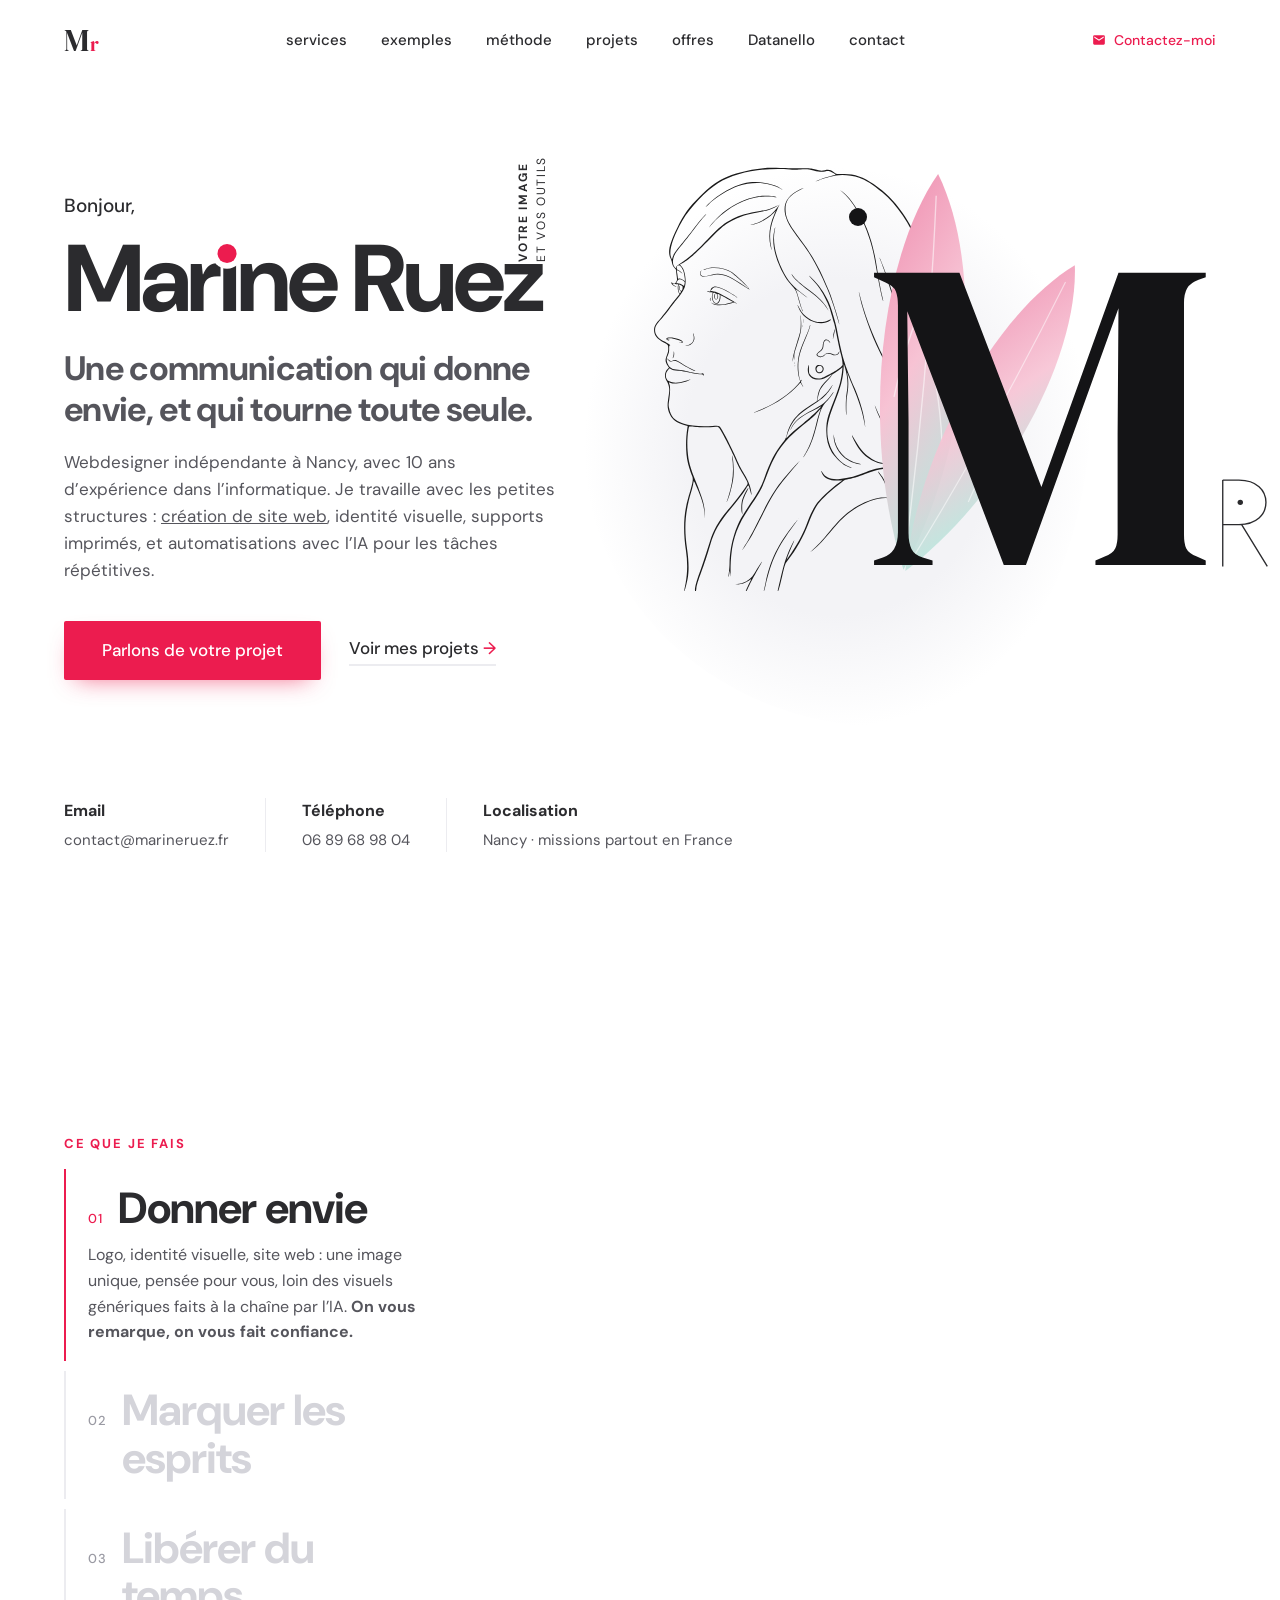
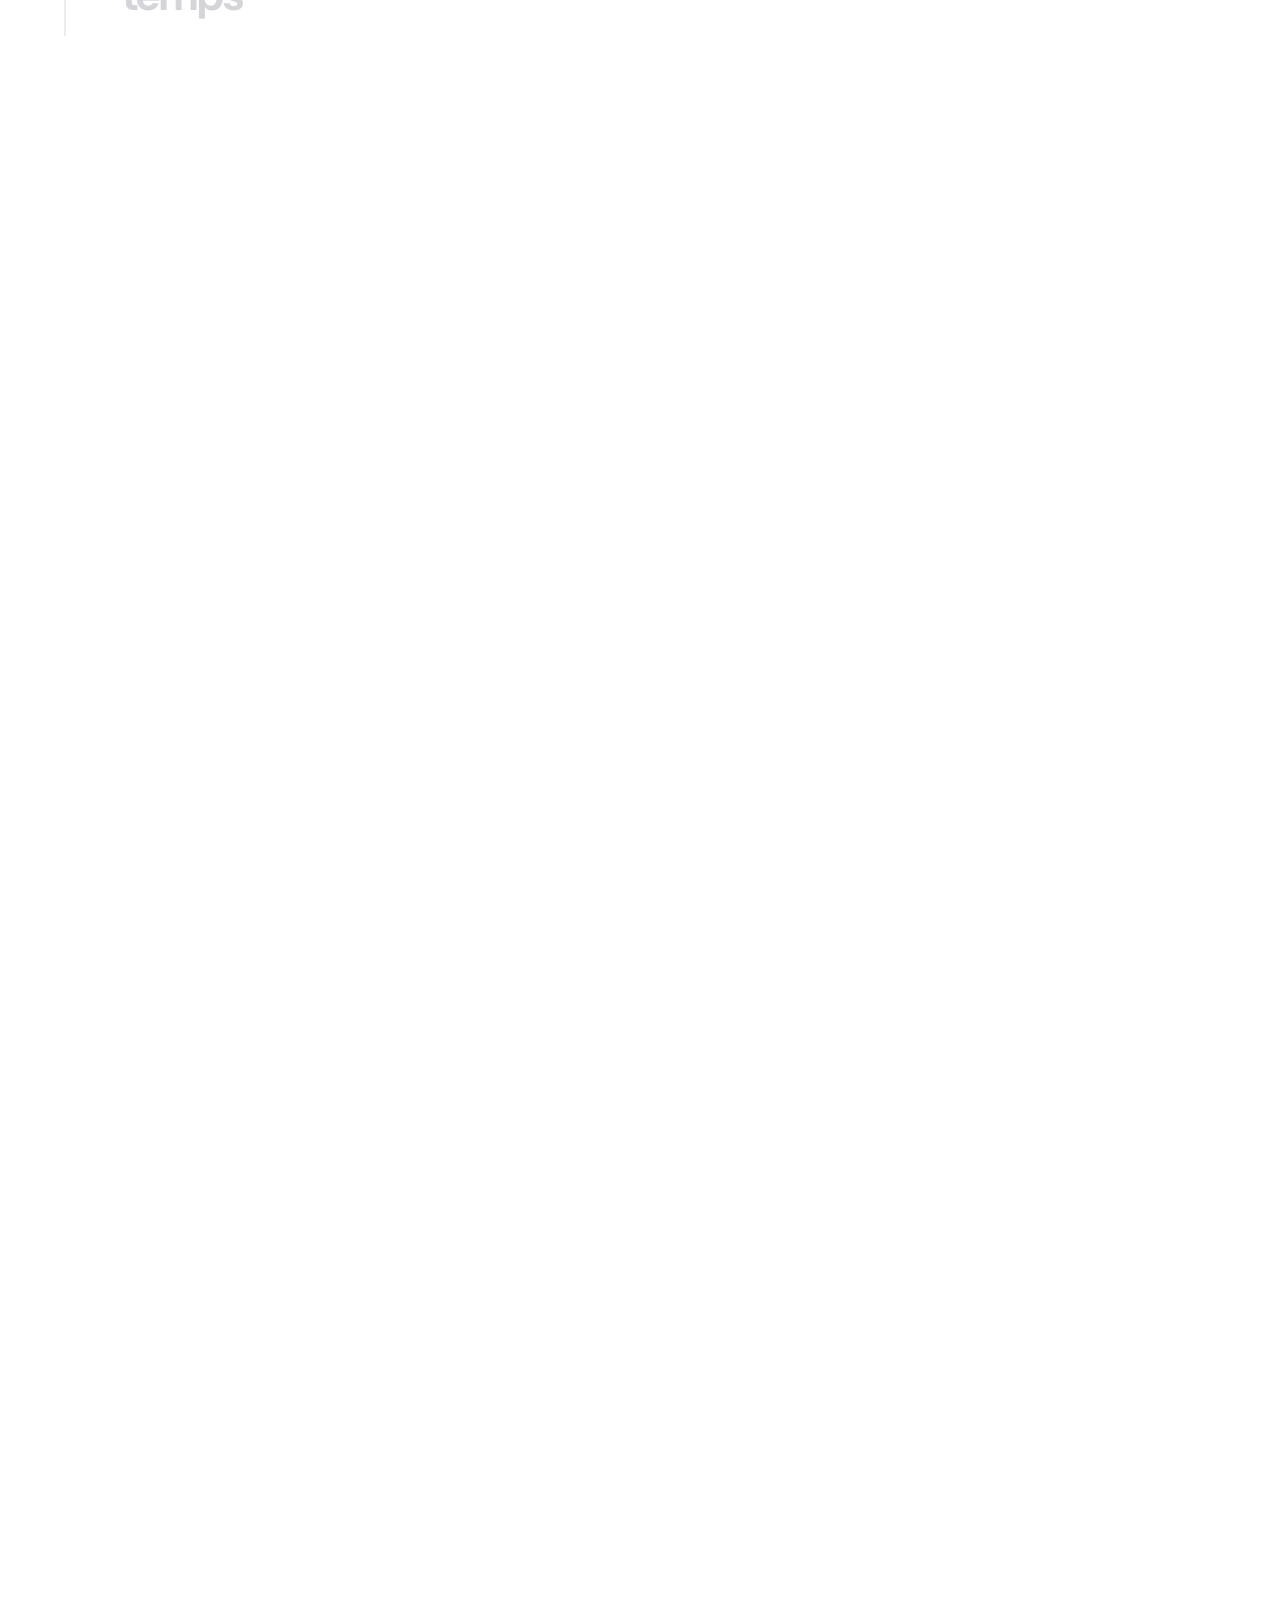
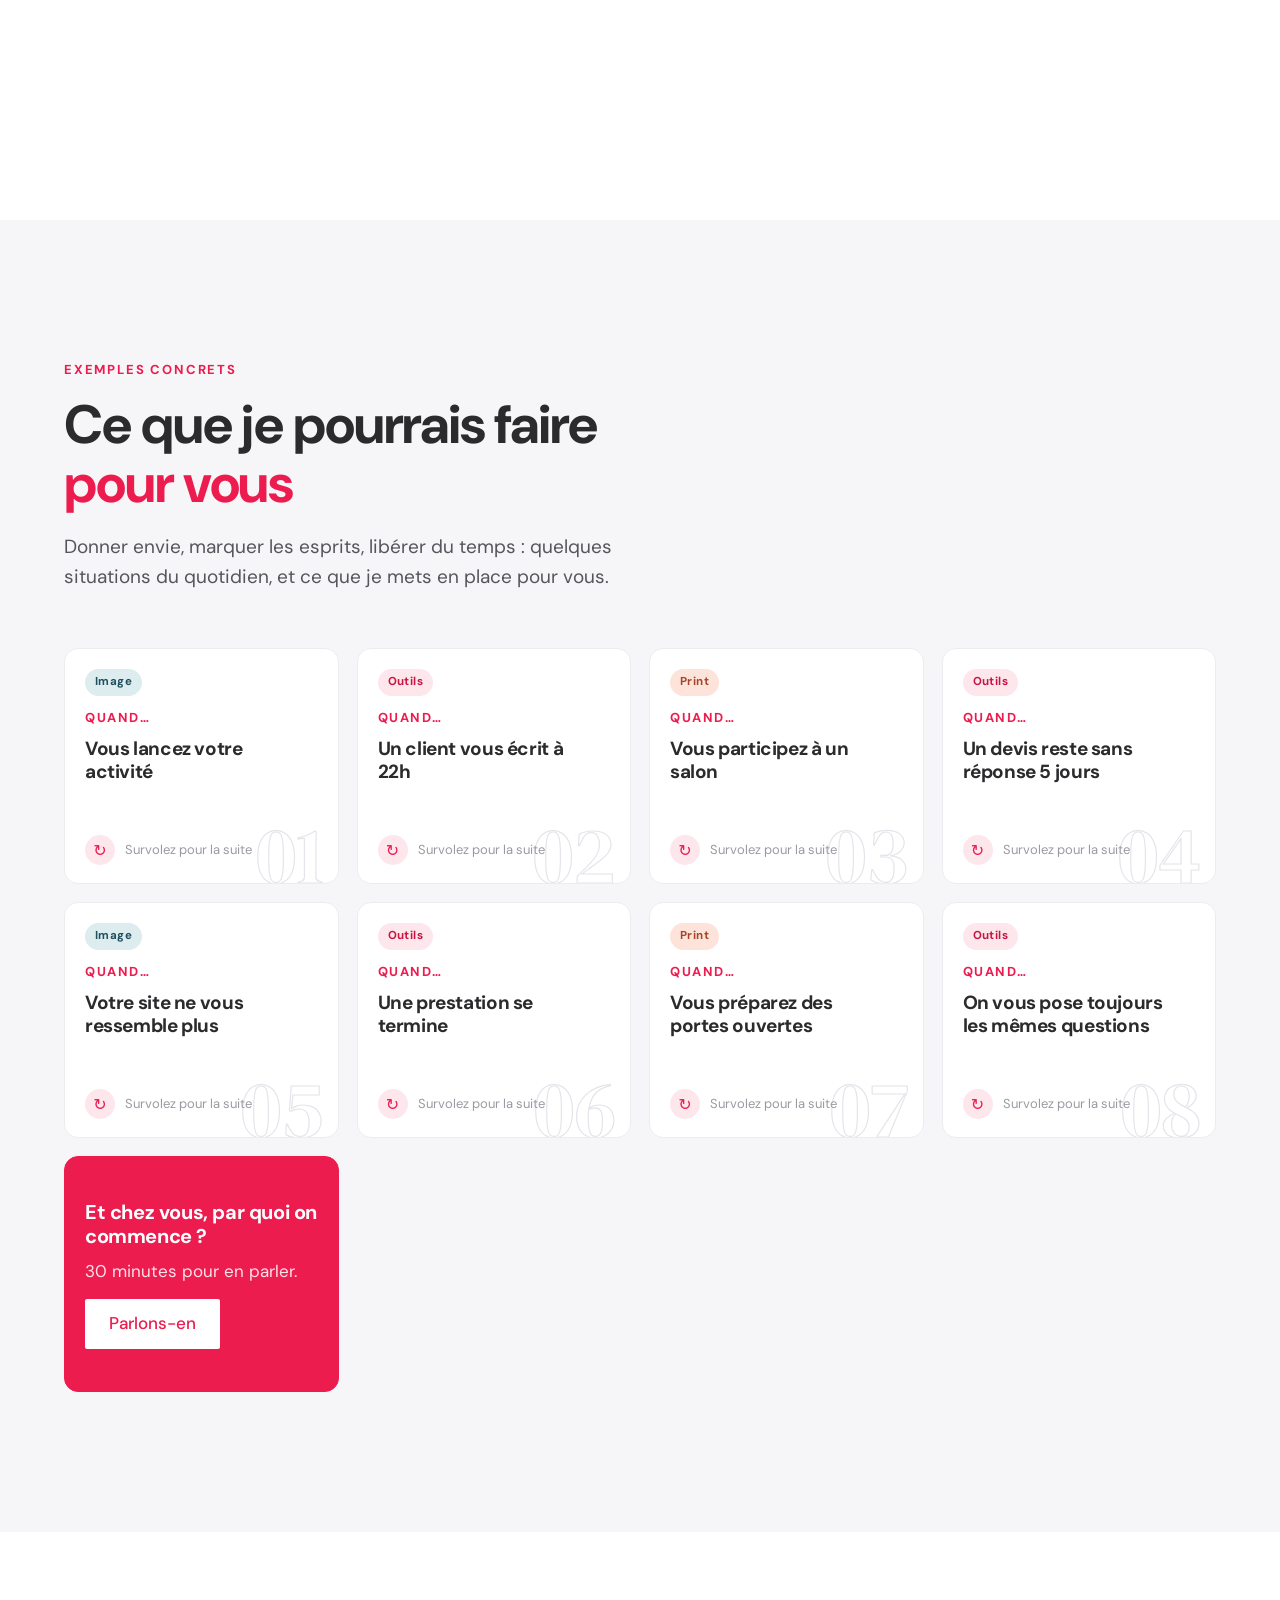
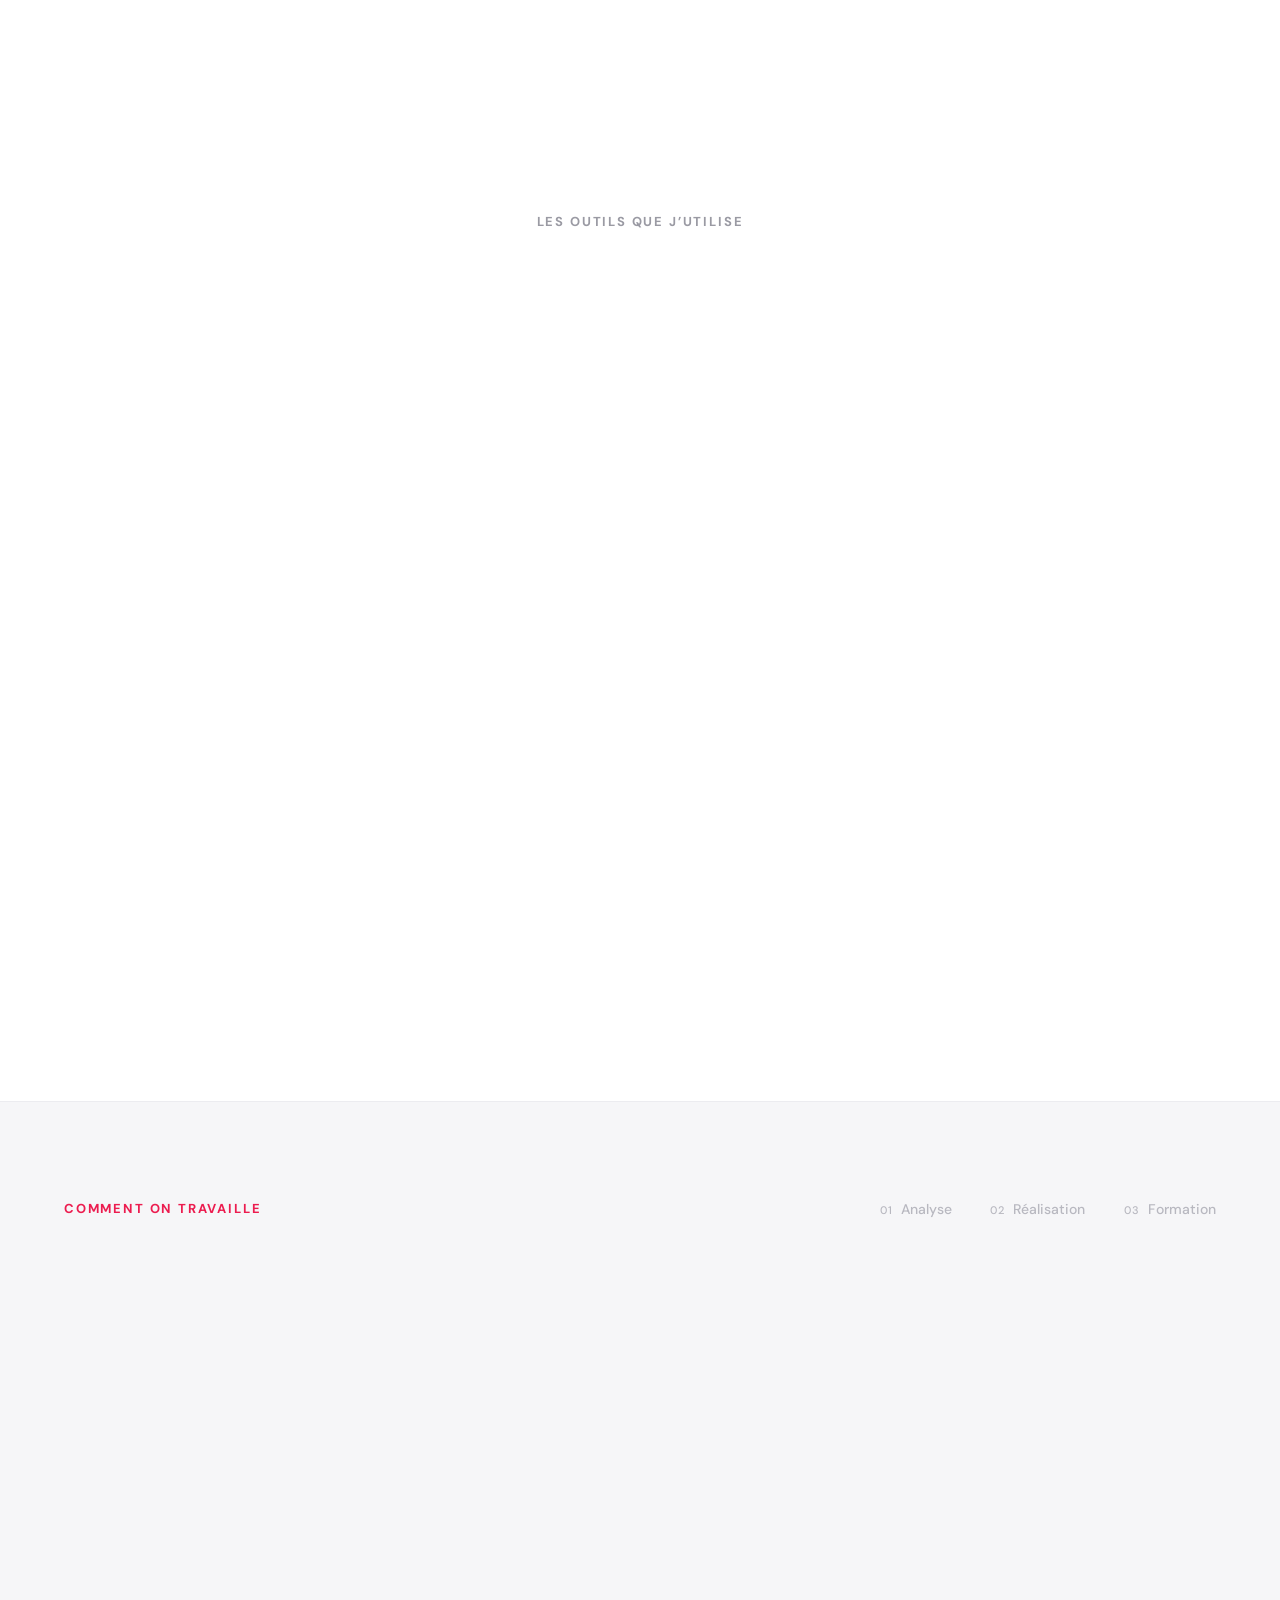
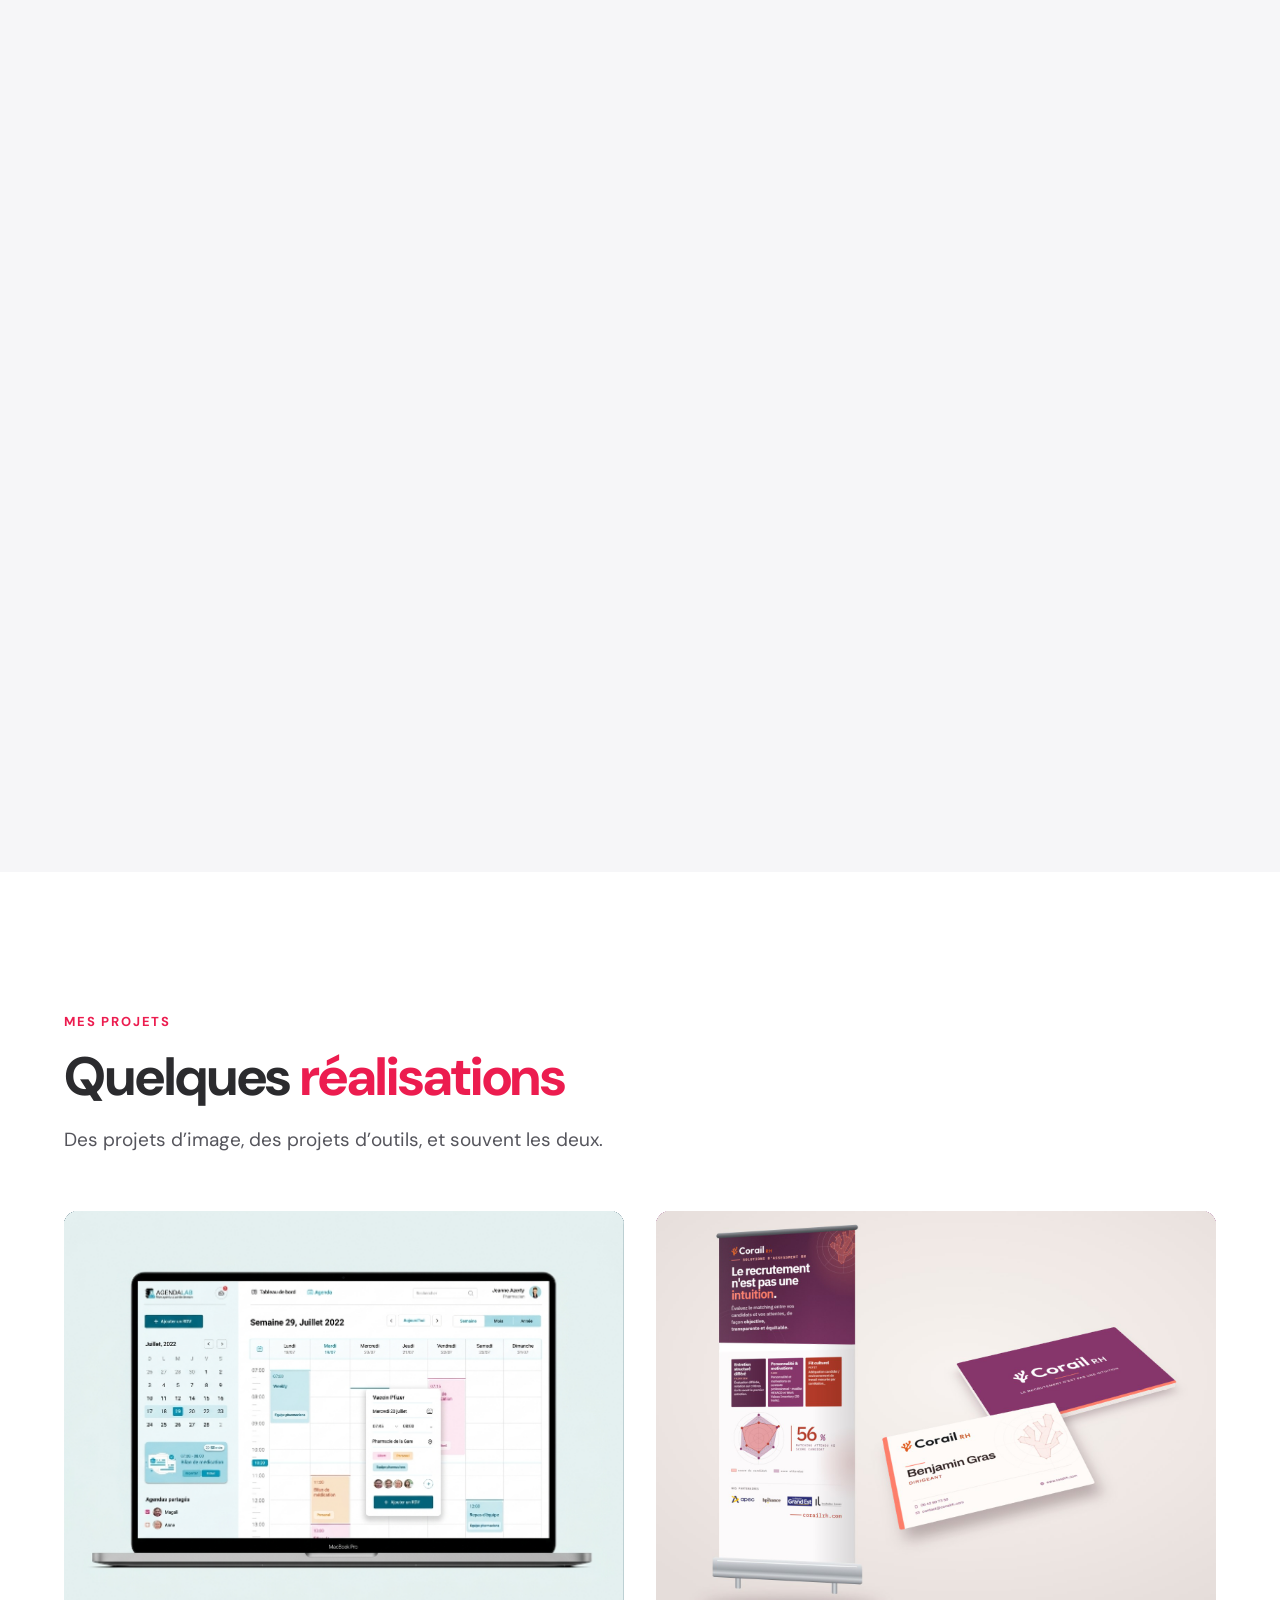
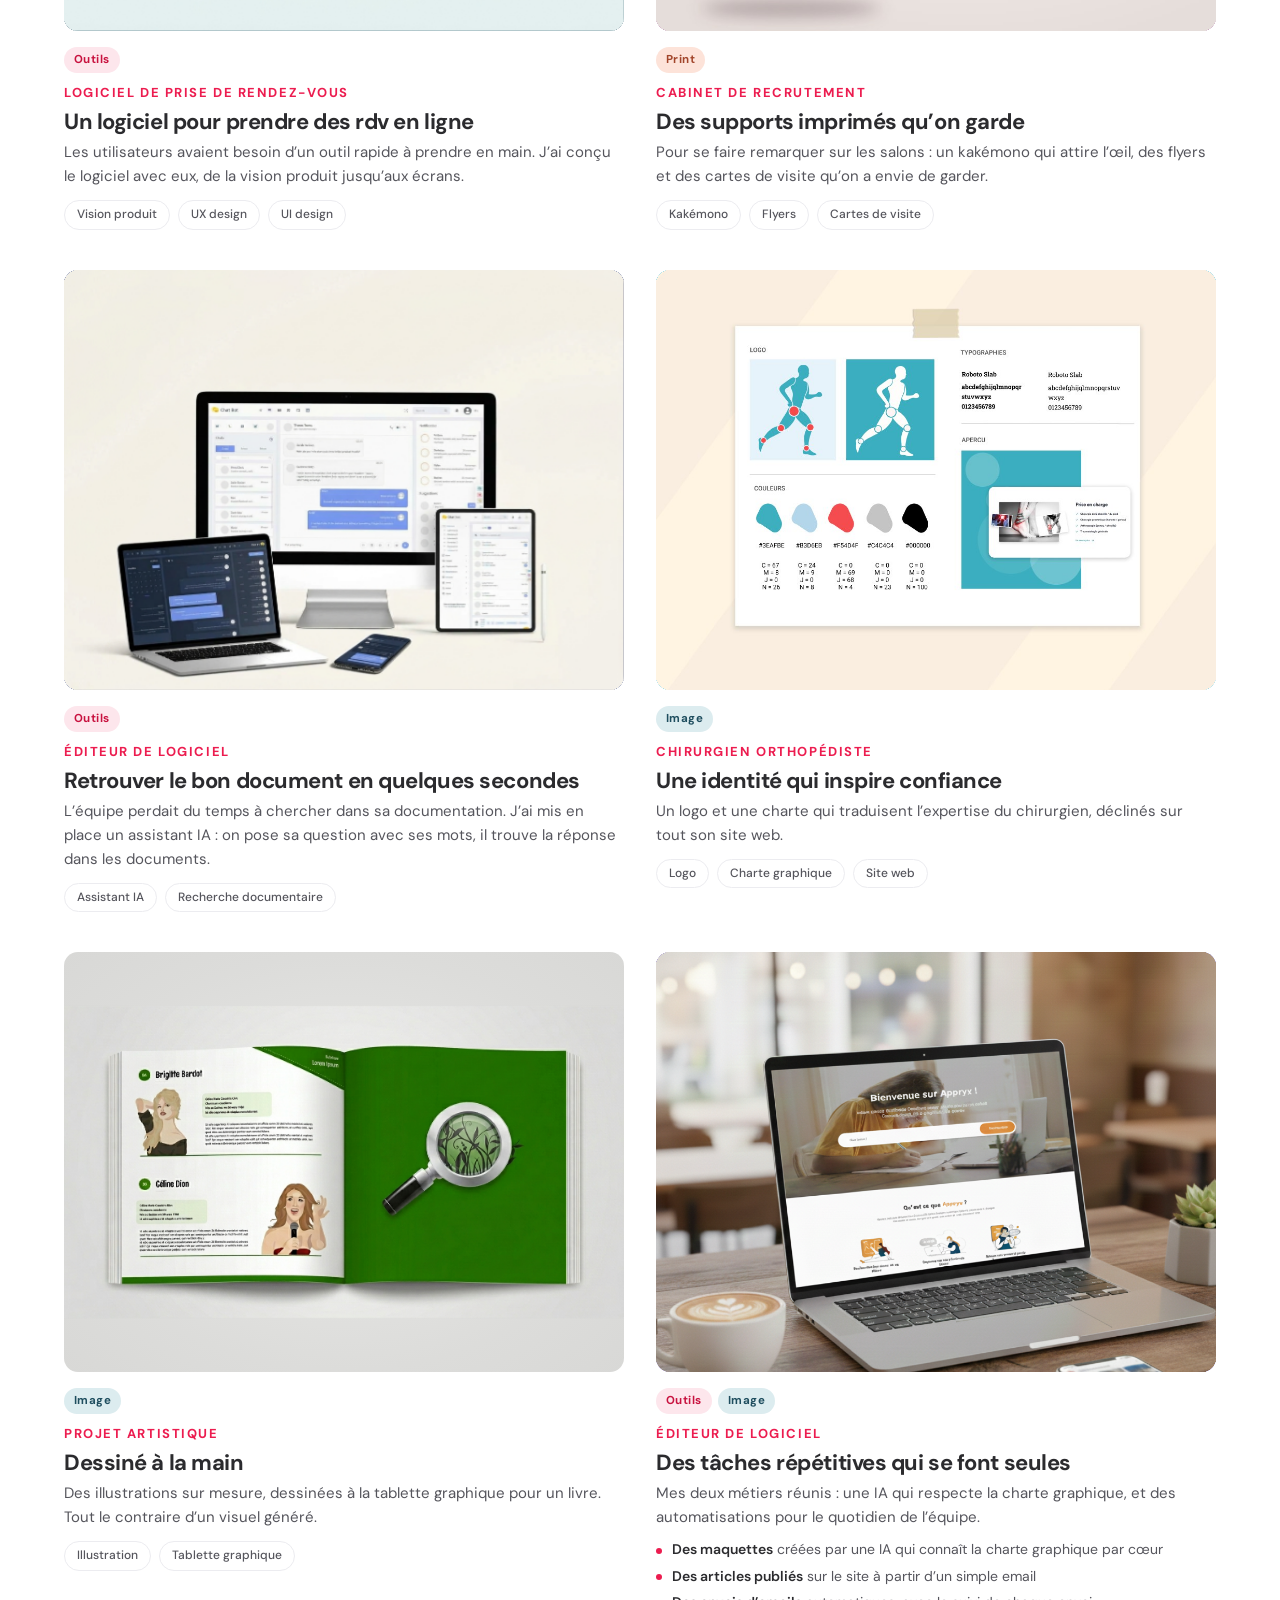
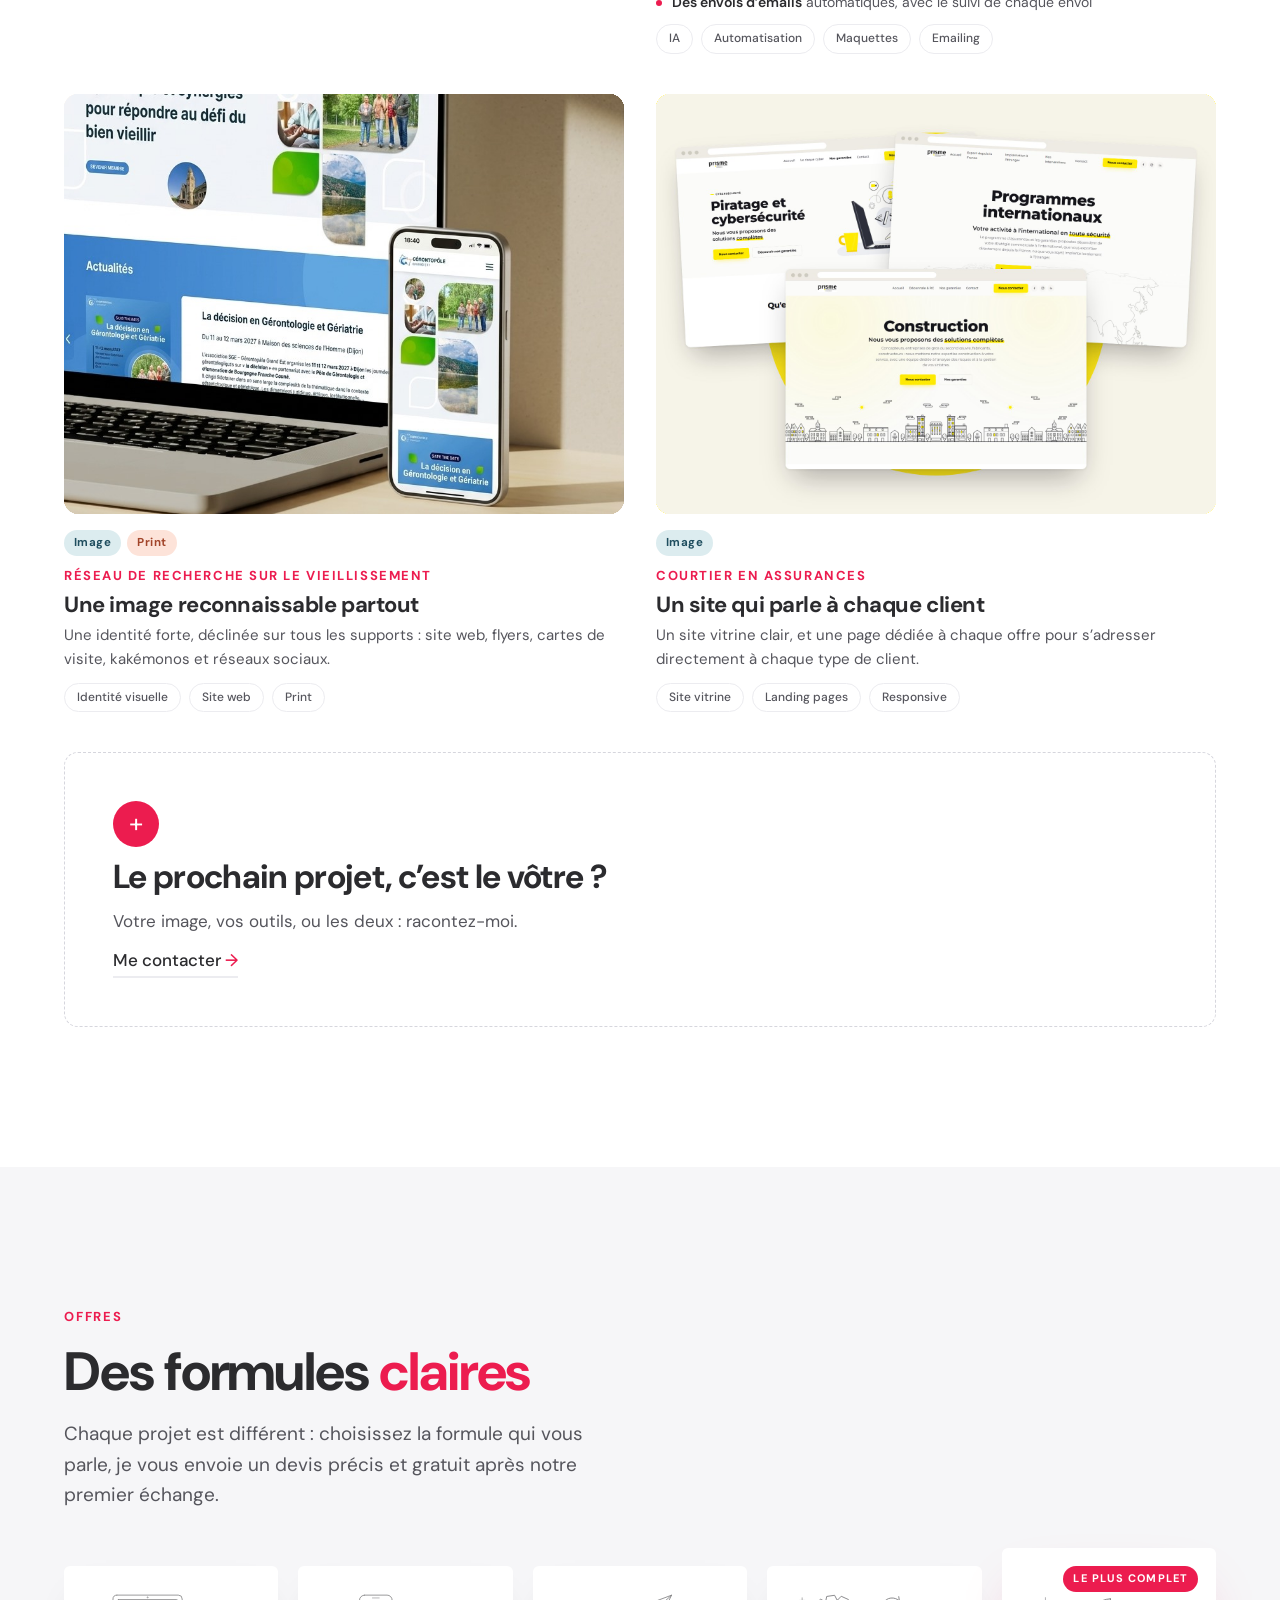
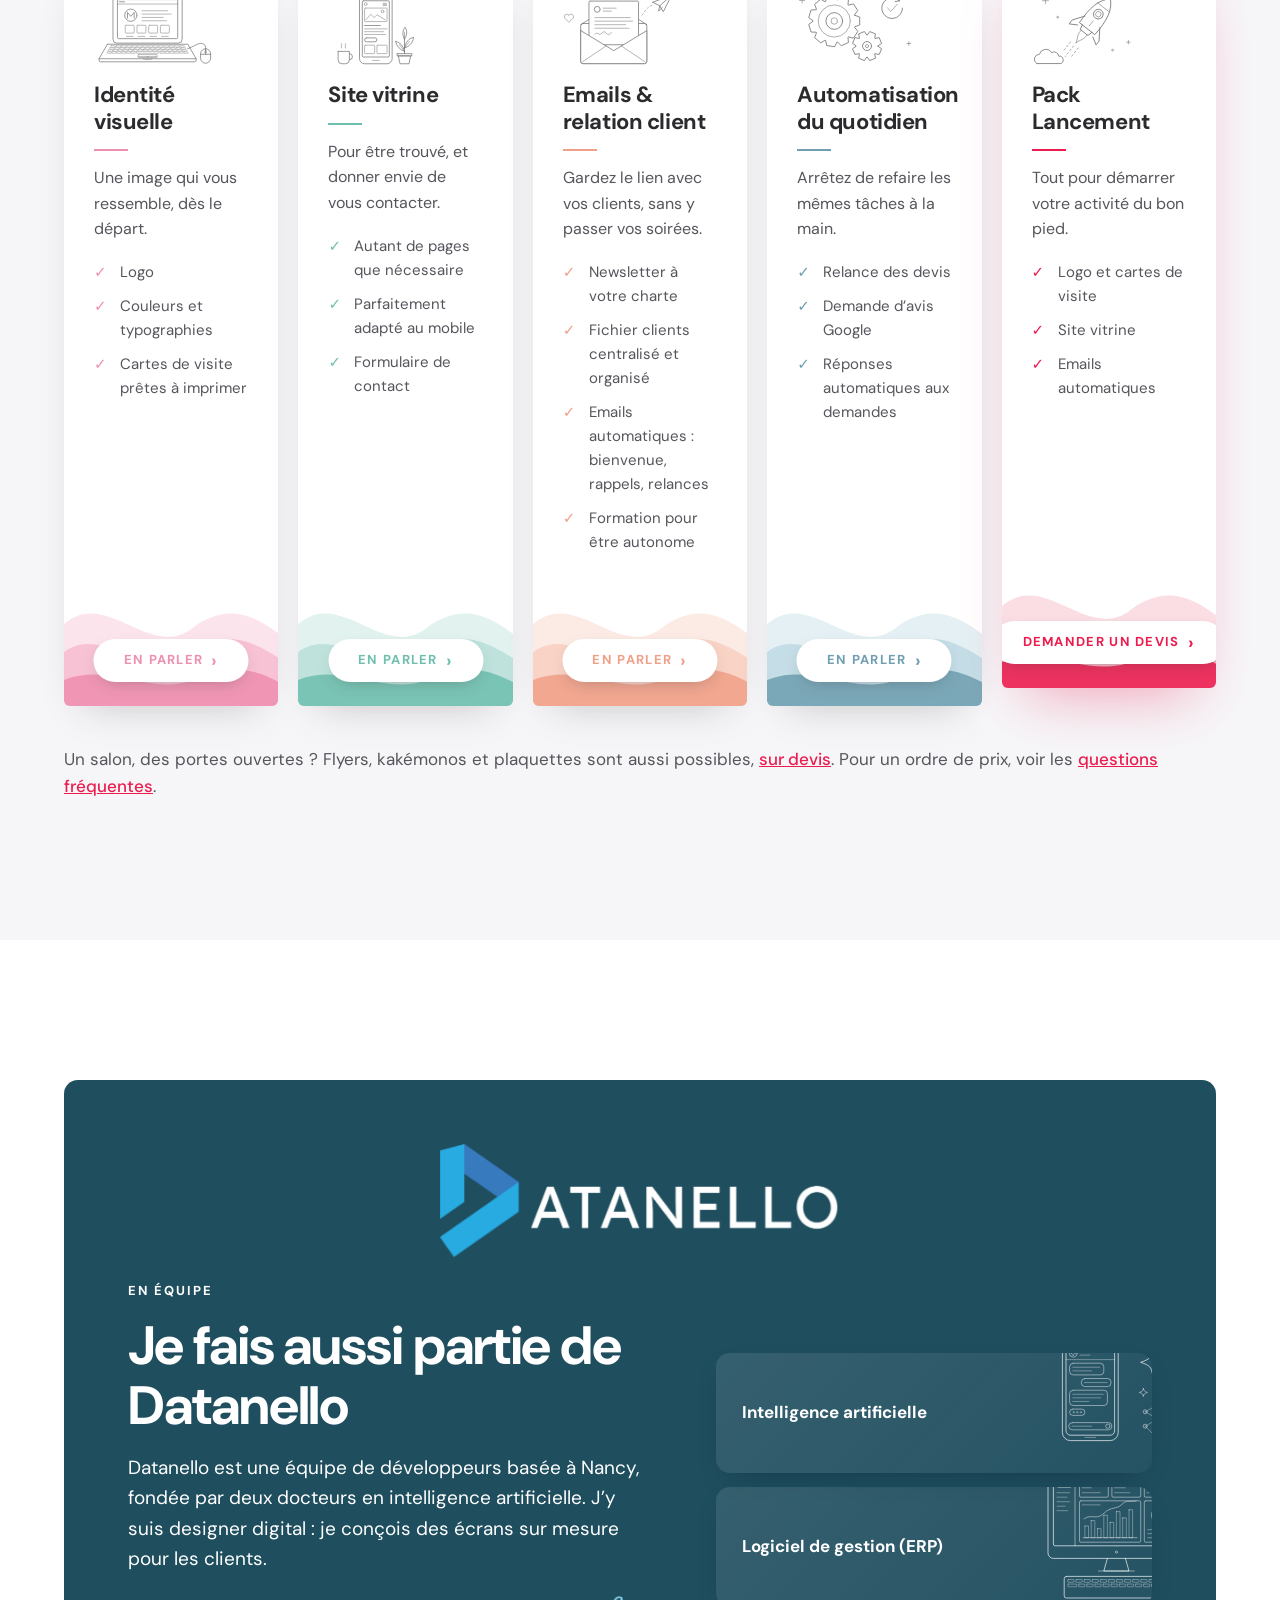
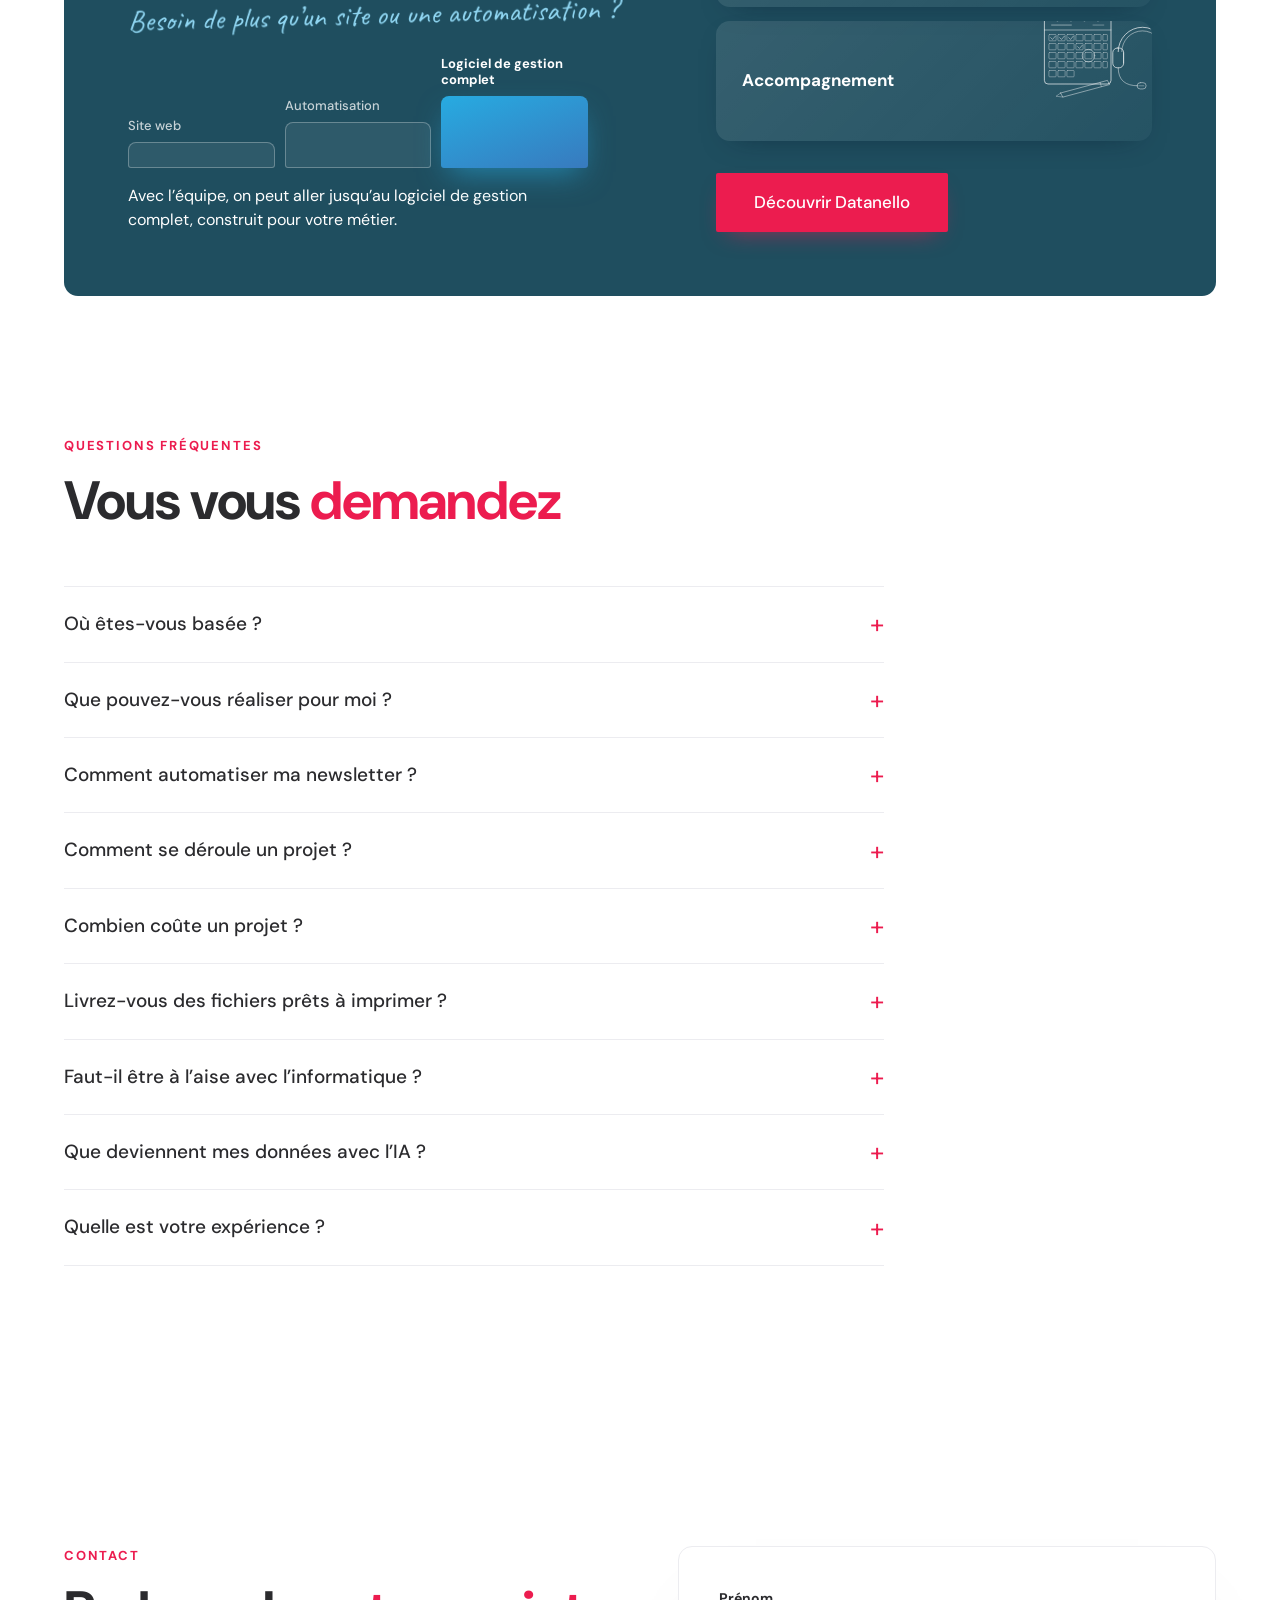
<file: index.html>
<!doctype html>
<html lang="fr">
<head>
  <meta charset="utf-8">
  <meta name="viewport" content="width=device-width, initial-scale=1">
  <title>Création de site web à Nancy · Marine Ruez · Une communication qui donne envie</title>
  <meta name="description" content="Création de site web à Nancy : site vitrine, identité visuelle et supports imprimés pour les petites structures, et des automatisations IA qui vous font gagner du temps. Devis gratuit.">
  <link rel="canonical" href="https://marineruez.fr/">
  <meta name="robots" content="index, follow, max-image-preview:large">
  <meta name="author" content="Marine Ruez">
  <link rel="icon" href="favicon.svg" type="image/svg+xml">

  <!-- Aperçu lors d'un partage (LinkedIn, Facebook, messageries…) -->
  <meta property="og:type" content="website">
  <meta property="og:locale" content="fr_FR">
  <meta property="og:site_name" content="Marine Ruez">
  <meta property="og:url" content="https://marineruez.fr/">
  <meta property="og:title" content="Marine Ruez · Création de site web à Nancy · Une communication qui donne envie">
  <meta property="og:description" content="Une image unique qui donne envie, et des automatisations avec l’IA qui libèrent du temps, pour les petites structures.">
  <meta property="og:image" content="https://marineruez.fr/assets/og-image.png">
  <meta property="og:image:width" content="1200">
  <meta property="og:image:height" content="630">
  <meta name="twitter:card" content="summary_large_image">

  <!-- Fiche d'identité lue par Google et les IA (données structurées schema.org) -->
  <script type="application/ld+json">
  {
    "@context": "https://schema.org",
    "@graph": [
      {
        "@type": "Person",
        "@id": "https://marineruez.fr/#marine",
        "name": "Marine Ruez",
        "jobTitle": "Webdesigner et créatrice de sites web indépendante à Nancy (site web, identité visuelle, print, automatisation IA)",
        "url": "https://marineruez.fr/",
        "email": "mailto:contact@marineruez.fr",
        "telephone": "+33689689804",
        "image": "https://marineruez.fr/assets/portrait.jpg",
        "address": { "@type": "PostalAddress", "addressLocality": "Nancy", "addressRegion": "Grand Est", "addressCountry": "FR" },
        "knowsAbout": ["Design UX", "Design UI", "Création de site web", "Identité visuelle", "Charte graphique", "Supports imprimés", "Automatisation de newsletter", "Emailing", "Brevo", "Mailchimp", "Informatique de santé"],
        "sameAs": ["https://www.linkedin.com/in/marine-ruez-2370468b/"]
      },
      {
        "@type": "ProfessionalService",
        "@id": "https://marineruez.fr/#service",
        "name": "Marine Ruez · Création de site web à Nancy",
        "url": "https://marineruez.fr/",
        "image": "https://marineruez.fr/assets/og-image.png",
        "description": "Webdesigner et créatrice de sites web indépendante à Nancy pour les petites structures (artisans, commerçants, indépendants, associations) : identité visuelle, site web et supports imprimés uniques, et automatisations avec l’IA (demandes clients, relances de devis, avis Google, newsletters, assistant IA sur vos documents).",
        "founder": { "@id": "https://marineruez.fr/#marine" },
        "email": "mailto:contact@marineruez.fr",
        "telephone": "+33689689804",
        "address": { "@type": "PostalAddress", "addressLocality": "Nancy", "addressRegion": "Grand Est", "addressCountry": "FR" },
        "areaServed": [{ "@type": "City", "name": "Nancy" }, { "@type": "AdministrativeArea", "name": "Métropole du Grand Nancy" }, { "@type": "AdministrativeArea", "name": "Meurthe-et-Moselle" }, { "@type": "AdministrativeArea", "name": "Grand Est" }, { "@type": "Country", "name": "France" }],
        "knowsLanguage": "fr",
        "hasOfferCatalog": {
          "@type": "OfferCatalog",
          "name": "Services",
          "itemListElement": [
            { "@type": "Offer", "itemOffered": { "@type": "Service", "name": "Création de site web à Nancy", "description": "Site vitrine et landing pages, pensés pour le mobile.", "url": "https://marineruez.fr/creation-site-web-nancy/" } },
            { "@type": "Offer", "itemOffered": { "@type": "Service", "name": "Identité visuelle", "description": "Logo, couleurs, typographies et charte graphique." } },
            { "@type": "Offer", "itemOffered": { "@type": "Service", "name": "Design UX et UI", "description": "Interfaces de logiciels, parcours utilisateurs, prototypes." } },
            { "@type": "Offer", "itemOffered": { "@type": "Service", "name": "Supports imprimés", "description": "Kakémonos, flyers, affiches, plaquettes et cartes de visite prêts pour l’imprimeur." } },
            { "@type": "Offer", "itemOffered": { "@type": "Service", "name": "Automatisation avec l’IA pour petites structures", "description": "Demandes clients triées et résumées, réponses immédiates, relances de devis, demandes d’avis Google, assistant IA qui répond à partir de vos documents." } },
            { "@type": "Offer", "itemOffered": { "@type": "Service", "name": "Automatisation de newsletter et de la communication", "description": "Newsletters, emails de bienvenue, invitations et rappels d’événements, publication sur les réseaux sociaux." } }
          ]
        }
      },
      {
        "@type": "WebSite",
        "@id": "https://marineruez.fr/#site",
        "url": "https://marineruez.fr/",
        "name": "Marine Ruez",
        "inLanguage": "fr-FR",
        "publisher": { "@id": "https://marineruez.fr/#marine" }
      }
    ]
  }
  </script>
  <link rel="preconnect" href="https://fonts.googleapis.com">
  <link rel="preconnect" href="https://fonts.gstatic.com" crossorigin>
  <link href="https://fonts.googleapis.com/css2?family=DM+Sans:opsz,wght@9..40,400;9..40,500;9..40,700&family=DM+Serif+Display&family=Caveat:wght@500;700&display=swap" rel="stylesheet">
  <link rel="stylesheet" href="styles.css">
</head>
<body>

  <!-- ============ Navigation ============ -->
  <header class="topbar">
    <a href="#accueil" class="logo" aria-label="Accueil">M<span>r</span></a>
    <nav class="nav" id="nav" aria-label="Navigation principale">
      <a href="#services">services</a>
      <a href="#automatisations">exemples</a>
      <a href="#methode">méthode</a>
      <a href="#projets">projets</a>
      <a href="#offres">offres</a>
      <a href="#equipe">Datanello</a>
      <a href="#contact">contact</a>
      <a href="#contact" class="nav-rdv">Contactez-moi</a>
    </nav>
    <a href="#contact" class="call">
      <svg viewBox="0 0 24 24" aria-hidden="true"><path d="M20 4H4a2 2 0 0 0-2 2v12a2 2 0 0 0 2 2h16a2 2 0 0 0 2-2V6a2 2 0 0 0-2-2zm0 4.2-8 5-8-5V6l8 5 8-5z"/></svg>
      Contactez-moi
    </a>
    <button class="burger" aria-label="Ouvrir le menu" aria-controls="nav" aria-expanded="false"><span></span><span></span></button>
  </header>

  <main>

    <!-- ============ 1. Hero ============ -->
    <section class="hero" id="accueil">
      <div class="hero-text">
        <p class="hello">Bonjour,</p>
        <h1>Mar<span class="i-dot">i</span>ne Ruez</h1>
        <p class="hero-lead">Une communication qui donne envie, et qui tourne toute seule.</p>
        <p class="hero-sub">Webdesigner indépendante à Nancy, avec 10 ans d’expérience dans l’informatique. Je travaille avec les petites structures&nbsp;: <a href="creation-site-web-nancy/">création de site web</a>, identité visuelle, supports imprimés, et automatisations avec l’IA pour les tâches répétitives.</p>
        <div class="hero-ctas">
          <a href="#contact" class="btn">Parlons de votre projet</a>
          <a href="#projets" class="link-arrow">Voir mes projets</a>
        </div>
      </div>

      <div class="collage" aria-hidden="true">
        <div class="collage-wash"></div>
        <div class="big-m">M</div>
        <div class="portrait">
          <svg class="portrait-svg" viewBox="0 0 918 1152" preserveAspectRatio="xMinYMin meet" aria-hidden="true">
            <defs><filter id="thinLine"><feMorphology operator="erode" radius="0.9"/></filter></defs>
            <path class="ink" filter="url(#thinLine)" mask="url(#portraitReveal)" d="M 515.500 62.543 C 475.646 66.651, 438.396 76.274, 413 89.021 C 392.115 99.505, 376.842 111.220, 352.407 135.500 C 323.745 163.981, 311.827 180.441, 294.480 215.500 C 273.680 257.539, 269.027 278.385, 276.864 294.417 C 278.499 297.763, 280.147 302.750, 280.527 305.500 C 281.338 311.387, 284.884 318.039, 288.459 320.381 C 290.120 321.470, 291 322.962, 291 324.691 C 291 326.145, 291.709 332.322, 292.576 338.418 C 294.122 349.291, 294.112 349.589, 292.029 354.250 C 289.646 359.583, 286.692 360.443, 280.950 357.474 C 277.299 355.586, 277.180 356.872, 280.626 360.967 C 283.509 364.393, 289.899 368.058, 292.710 367.898 C 293.695 367.842, 293.037 367.327, 291.249 366.753 C 289.461 366.179, 286.311 364.202, 284.249 362.358 C 280.693 359.178, 280.645 359.057, 283.315 360.003 C 284.863 360.551, 288.584 361, 291.584 361 L 297.038 361 296.274 363.750 C 294.893 368.714, 295.623 377.359, 297.846 382.385 L 299.985 387.220 291.156 397.860 C 286.300 403.712, 277.529 415.095, 271.664 423.156 C 265.799 431.217, 257.452 441.834, 253.113 446.750 C 237.200 464.781, 234.827 468.921, 234.628 479 C 234.375 491.830, 242.547 502.394, 259.437 511.075 C 271.193 517.117, 271.207 517.137, 271.167 527.440 C 271.144 533.336, 270.472 536.395, 267.569 543.823 C 262.623 556.481, 262.976 561.305, 269.565 571.097 L 273.065 576.298 269.528 579.538 C 262.167 586.280, 260.394 598.783, 265.537 607.679 C 271.086 617.279, 272.162 619.988, 273.198 626.966 C 274.283 634.277, 274.182 635.506, 270.391 661.201 C 268.285 675.475, 269.554 684.204, 275.543 696.656 C 282.289 710.681, 291.329 717.411, 311.817 723.659 L 321.134 726.500 320.548 730 C 315.396 760.776, 315.797 795.726, 321.591 820.748 C 323.551 829.211, 329.449 847.641, 332.654 855.318 C 335.495 862.123, 334.710 869.535, 329.142 888.500 C 327.527 894, 324.576 904.078, 322.584 910.895 C 310.736 951.444, 308.860 995.486, 316.765 1047.500 C 321.153 1076.378, 320.768 1106.658, 315.694 1131.800 C 311.652 1151.825, 311.627 1152, 312.830 1152 C 313.628 1152, 318.911 1131.411, 321.041 1120 C 324.734 1100.216, 324.225 1074.340, 319.516 1042.500 C 311.594 988.941, 314.484 948.591, 329.917 897.245 C 332.108 889.955, 334.404 881.180, 335.019 877.745 C 335.633 874.310, 336.366 870.382, 336.646 869.015 C 337.039 867.102, 339.121 871.134, 345.686 886.515 C 359.126 918.005, 363.023 931.895, 365.015 955.414 L 365.869 965.500 365.490 952.500 C 364.871 931.234, 360.334 914.841, 343.401 872.691 C 326.987 831.831, 323.256 818.092, 320.945 790 C 319.567 773.246, 320.310 752.419, 322.819 737.500 C 324.439 727.860, 324.590 727.506, 327 727.671 C 328.375 727.765, 335.350 728.390, 342.500 729.060 C 354.875 730.220, 380.744 729.863, 393.761 728.354 C 398.819 727.767, 399.147 727.879, 402.261 731.252 C 407.220 736.625, 429.261 778.695, 439.518 802.365 C 450.453 827.600, 452.508 831.716, 463.700 850.800 C 475.971 871.725, 476.699 873.524, 474.465 877.413 C 468.135 888.432, 447.491 915.451, 422.060 946 C 399.465 973.143, 388.009 993.678, 378.047 1024.891 C 374.781 1035.126, 369.111 1052.950, 365.447 1064.500 C 361.784 1076.050, 355.514 1094.275, 351.514 1105 C 341.955 1130.634, 337.277 1152, 341.224 1152 C 342.334 1152, 342.896 1150.319, 343.387 1145.524 C 344.289 1136.721, 347.560 1125.859, 356.871 1100.750 C 363.828 1081.987, 370.865 1060.524, 379.538 1031.614 C 390.194 996.096, 400.964 977.113, 431.416 940.176 C 452.686 914.377, 465.015 898.118, 472.094 886.535 C 478.229 876.495, 477.221 875.731, 482.596 894.500 C 485.706 905.359, 485.979 905.930, 485.465 900.500 C 483.910 884.086, 478.861 870.440, 466.740 849.899 C 455.933 831.585, 453.790 827.291, 441.994 800.311 C 433.428 780.719, 415.051 744.922, 406.879 731.910 C 402.590 725.081, 401.076 724.676, 385.080 726.082 C 357.657 728.493, 327.932 726.061, 309.554 719.904 C 286.778 712.273, 277.844 702.642, 273.378 680.900 C 271.676 672.615, 271.680 671.843, 273.484 659.900 C 276.150 642.254, 276.596 626.120, 274.588 619.979 C 273.715 617.309, 273 614.924, 273 614.679 C 273 614.434, 274.913 614.901, 277.250 615.717 C 287.496 619.291, 313.622 615.109, 326 607.912 C 329.937 605.623, 330.141 605.579, 316.508 609.947 C 298.058 615.857, 283.891 616.330, 273.588 611.380 C 263.310 606.442, 262.020 591.869, 270.968 581.786 L 274.662 577.623 277.581 579.698 C 281.827 582.717, 287.434 583.988, 296.525 583.994 C 301.980 583.998, 308.385 584.936, 316.525 586.923 C 332.438 590.806, 343.926 592.833, 352.788 593.321 C 358.452 593.632, 360.395 594.142, 361.506 595.611 C 362.895 597.446, 362.937 597.441, 362.968 595.441 C 363.014 592.446, 360.294 589.112, 359.180 590.798 C 357.755 592.955, 337.651 589.981, 316.235 584.444 C 310.561 582.978, 302.935 581.877, 296.561 581.605 C 281.261 580.953, 275.488 577.758, 269.934 566.870 C 267.693 562.478, 266.215 554, 267.690 554 C 268.219 554, 269.742 555.166, 271.076 556.592 C 274.995 560.782, 276.468 561.196, 280.997 559.385 C 287.626 556.732, 291.596 557.909, 305.245 566.574 C 317.542 574.380, 338.208 585.004, 341 584.955 C 341.825 584.941, 337.521 582.540, 331.435 579.620 C 325.349 576.700, 315.292 571.046, 309.087 567.056 C 292.319 556.274, 289.888 555.355, 283.483 557.374 C 276.544 559.561, 275.826 559.471, 272.500 556 C 270.919 554.350, 269.035 553, 268.313 553 C 266.469 553, 266.598 552.395, 270.228 543.981 C 273.073 537.388, 273.459 535.418, 273.478 527.379 C 273.497 519.707, 273.738 518.342, 275 518.789 C 280.200 520.631, 270.156 513.392, 261.449 509.021 C 244.451 500.490, 236.260 489.804, 237.252 477.455 C 237.906 469.305, 240.118 465.533, 252.478 451.495 C 257.803 445.448, 267.917 432.850, 274.954 423.500 C 281.991 414.150, 290.787 402.900, 294.501 398.500 C 303.297 388.080, 310.349 377.329, 313.062 370.207 C 319.284 353.874, 314.696 323.883, 304.458 313.959 L 301.088 310.693 308.675 306.369 C 325.033 297.047, 336.972 286.431, 381 242.060 C 411.122 211.704, 418.341 206.001, 440.500 195.059 C 458.984 185.931, 471.835 181.989, 501.157 176.450 C 527.595 171.456, 534.093 169.628, 544 164.392 C 553.723 159.254, 556.736 156.341, 547.500 161.008 C 536.140 166.749, 525.923 169.727, 507.934 172.541 C 475.112 177.675, 455.717 183.187, 437.350 192.601 C 415.219 203.945, 403.697 213.325, 373.500 244.580 C 338.294 281.020, 323.247 294.242, 301.168 308.142 C 293.703 312.841, 292.089 314.316, 291.506 316.974 L 290.805 320.165 288.428 317.932 C 279.977 309.993, 281.901 291.505, 292.705 276.829 C 295.224 273.407, 301.966 265.049, 307.687 258.255 C 313.408 251.461, 326.655 234.419, 337.125 220.384 C 347.595 206.350, 359.050 191.805, 362.580 188.062 C 369.182 181.064, 371.430 177.330, 365.891 182.563 C 360.339 187.808, 348.608 202.089, 333.494 222 C 325.353 232.725, 312.574 248.830, 305.096 257.789 C 289.998 275.879, 284.701 283.825, 282.294 292 L 280.674 297.500 278.799 293.251 C 271.535 276.781, 282.295 241.176, 308.038 196.500 C 327.093 163.430, 368.608 119.862, 399.045 100.991 C 443.373 73.507, 512.947 60.177, 584.632 65.433 C 597.409 66.370, 606.045 66.541, 610.632 65.950 C 623.788 64.255, 632.986 64.793, 645.232 67.972 C 661.418 72.175, 666.419 72.603, 674.939 70.515 C 680.747 69.092, 682.859 68.979, 686.503 69.897 C 691.819 71.235, 703.901 78.739, 701.878 79.446 C 701.120 79.710, 695.961 81.057, 690.414 82.439 C 678.142 85.496, 664.479 89.946, 656.750 93.403 C 648.063 97.289, 649.858 97.260, 659.750 93.355 C 668.958 89.720, 688.686 84.286, 703 81.442 C 718.946 78.274, 743.654 80.547, 763 86.962 C 778.840 92.215, 797.352 104.024, 822.855 125.144 C 859.342 155.360, 895.069 208.007, 915.049 261 L 917.500 267.500 917.797 263.465 C 918.591 252.673, 894.478 205.164, 872.947 175.102 C 851.285 144.855, 831.549 125.415, 800 103.247 C 772.345 83.814, 748.532 76.162, 719.023 77.223 C 704.130 77.758, 704.220 77.780, 696.802 71.929 C 689.977 66.547, 684.012 65.352, 674.517 67.464 C 665.866 69.389, 661.775 69.034, 648 65.167 C 638.942 62.624, 637.360 62.496, 614 62.412 C 600.525 62.363, 576 62.048, 559.500 61.712 C 536.790 61.249, 526.098 61.451, 515.500 62.543 M 481 98.728 C 457.656 101.449, 427.264 114.404, 401 132.831 C 388.295 141.745, 373.692 154.268, 368.910 160.352 C 366.530 163.380, 367.655 162.596, 373.075 157.449 C 394.323 137.273, 425.210 117.991, 451.564 108.452 C 487.421 95.472, 533.185 98.427, 560.752 115.501 C 566.222 118.890, 566.335 118.917, 563.078 116.064 C 548.402 103.210, 510.761 95.259, 481 98.728 M 611.093 116.577 C 565.619 137.740, 558.523 172.094, 589.806 219.641 C 593.113 224.668, 602.651 237.925, 611.002 249.101 C 635.599 282.022, 644.971 297.267, 661.045 330.500 C 683.255 376.419, 693.310 402.427, 706.556 448.221 C 709.216 457.417, 711.562 464.772, 711.769 464.564 C 713.344 462.989, 694.168 400.965, 685.494 379.579 C 662.257 322.289, 644.428 289.848, 613.459 248.500 C 581.315 205.583, 574.289 192.022, 573.269 170.923 C 572.095 146.645, 581.504 133.327, 610.460 118.284 C 621.844 112.369, 622.201 111.408, 611.093 116.577 M 718 122.577 C 745.790 145.817, 772.417 191.071, 789.430 243.980 C 797.399 268.762, 800.790 283.817, 808.013 326.500 C 813.990 361.811, 822.546 401.879, 824.534 403.868 C 825.297 404.630, 825.130 403.759, 822.040 390.829 C 818.911 377.738, 813.196 346.440, 808.009 314 C 800.393 266.361, 790.068 231.627, 773.083 196.500 C 757.001 163.242, 734.570 132.747, 718.249 121.954 L 713.500 118.814 718 122.577 M 499.627 135.017 C 471.600 140.100, 443.263 153.152, 416.544 173.285 C 406.964 180.503, 383.886 203.463, 379.129 210.508 L 375.759 215.500 380.090 210.500 C 413.379 172.068, 453.455 147.100, 496.605 137.906 C 509.973 135.058, 533.806 134.242, 543.500 136.300 C 552.021 138.109, 553.072 137.728, 545.849 135.448 C 537.335 132.761, 513.302 132.537, 499.627 135.017 M 552.641 162.896 C 538.326 183.847, 511.221 201.740, 484.500 207.880 C 482.300 208.386, 481.441 208.844, 482.590 208.900 C 486.237 209.075, 499.735 205.201, 508.081 201.584 C 518.931 196.883, 531.433 188.401, 540.511 179.585 C 544.630 175.584, 548 172.410, 548 172.531 C 548 172.652, 546.494 176.069, 544.653 180.125 C 531.937 208.142, 528.271 237.780, 534.424 262.814 C 537.744 276.322, 538.688 277.122, 536.037 264.180 C 529.814 233.807, 534.694 205.181, 552.562 167.250 C 555.477 161.063, 557.747 156, 557.607 156 C 557.467 156, 555.233 159.103, 552.641 162.896 M 544.681 220.220 C 537.686 248.066, 542.392 280.049, 558.929 317.058 C 568.244 337.904, 577.221 351.818, 590.205 365.535 C 598.857 374.676, 601.312 379.419, 604.966 394.056 C 608.518 408.283, 614.951 427.363, 617.085 430 C 618.702 431.997, 618.584 431.429, 616.501 427.177 C 615.066 424.250, 611.644 413.450, 608.896 403.177 C 606.147 392.905, 602.807 382.107, 601.474 379.183 L 599.049 373.866 604.275 377.644 C 607.149 379.722, 613.775 384.619, 619 388.526 C 637.508 402.366, 633.503 398.217, 613 382.311 C 585.756 361.176, 573.735 345.115, 558.548 309.559 C 545.315 278.577, 540.447 246.494, 545.348 222.570 C 547.311 212.990, 546.879 211.469, 544.681 220.220 M 815.058 292.224 C 815.026 292.622, 816.298 296.222, 817.884 300.224 C 825.547 319.557, 835.874 349.938, 846.361 384 C 872.005 467.289, 883.261 496.217, 903.754 531.500 C 911.642 545.081, 916.736 552.862, 913.901 547 C 913.236 545.625, 909.756 539.325, 906.166 533 C 887.718 500.490, 875.279 468.770, 852.641 396.500 C 845.749 374.500, 838.468 351.775, 836.459 346 C 828.925 324.334, 815.239 289.945, 815.058 292.224 M 295.223 313.557 C 293.567 314.716, 293 316.116, 293 319.040 C 293 322.716, 293.303 323.121, 297.750 325.399 C 300.363 326.737, 304.525 329.985, 307 332.617 L 311.500 337.402 307.375 333.816 C 302.555 329.627, 294.150 324.516, 293.367 325.299 C 293.069 325.597, 293.295 328.240, 293.870 331.171 C 294.444 334.102, 295.203 339.031, 295.557 342.126 C 296.197 347.731, 296.209 347.748, 298.876 346.741 C 301.612 345.708, 305.666 347.259, 311.901 351.725 L 314.302 353.445 313.590 345.972 C 312.122 330.577, 308.957 321.544, 302.649 314.750 C 299.721 311.597, 298.338 311.375, 295.223 313.557 M 375.404 319.087 C 370.496 319.908, 361 323.418, 361 324.411 C 361 324.676, 363.539 324.019, 366.641 322.951 C 385.592 316.432, 414.135 319.221, 430.500 329.192 C 440.247 335.131, 479.095 370.239, 477.587 371.746 C 477.324 372.009, 472.922 369.323, 467.804 365.777 C 425.787 336.658, 406.727 330.094, 382.861 336.521 C 366.887 340.822, 362.562 341.475, 359.222 340.092 C 354.304 338.055, 352.658 332.419, 355.681 327.973 L 357.362 325.500 355.181 327.405 C 352.725 329.550, 352.231 335.416, 354.282 338.087 C 357.978 342.901, 363.706 343.087, 379.682 338.911 C 407.580 331.620, 421.873 336.308, 469.383 368.337 C 474.819 372.002, 479.769 374.986, 480.383 374.968 C 480.998 374.951, 480.600 374.256, 479.500 373.425 C 478.400 372.594, 477.725 371.722, 478 371.488 C 479.712 370.030, 446.551 338.174, 435.510 330.671 C 420.228 320.284, 396.070 315.629, 375.404 319.087 M 589.376 336.682 C 593.986 345.823, 607.448 358.452, 635 379.483 C 659.106 397.884, 670.087 408.626, 679.232 422.750 C 684.002 430.117, 685.365 431.039, 681.452 424.250 C 672.308 408.389, 659.561 395.553, 633.181 375.643 C 611.320 359.143, 599.746 349.002, 593.913 341.235 C 588.204 333.634, 587.465 332.892, 589.376 336.682 M 634.030 339.550 C 634.013 340.128, 637.601 344.523, 642.001 349.317 C 658.443 367.228, 666.202 378.483, 677.149 400.298 C 685.430 416.798, 687.796 423.646, 698.582 462.332 C 699.323 464.990, 700.872 471.965, 702.025 477.832 C 708.880 512.734, 712.570 529.936, 715.620 541.218 C 717.511 548.213, 719.328 557.438, 719.657 561.718 L 720.257 569.500 715.752 574.500 C 710.581 580.239, 674.342 600.923, 665.695 603.071 C 654.077 605.958, 641.705 602.050, 636.228 593.763 C 633.694 589.930, 633.502 588.903, 633.529 579.318 C 633.562 567.387, 632.667 566.117, 631.037 575.781 C 627.735 595.359, 640.184 608.257, 660.949 606.772 C 668.068 606.262, 676.296 603.066, 686.241 596.947 C 688.875 595.326, 691.302 594, 691.634 594 C 692.894 594, 686.196 601.824, 677.937 610 C 663.343 624.447, 658.264 634.009, 655.393 652.447 L 653.771 662.857 647.636 666.611 C 602.116 694.461, 586.784 712.285, 576.331 749.500 C 573.755 758.668, 572.904 760.290, 566.094 769 C 545.624 795.179, 533.859 817.823, 518.441 860.717 C 510.769 882.061, 504.091 894.349, 483.507 925 C 457.643 963.512, 450.943 976.181, 441.516 1004.399 C 434.027 1026.815, 429.062 1056.979, 428.991 1080.500 C 428.975 1086, 428.298 1095.450, 427.489 1101.500 C 425.837 1113.842, 425.673 1118.166, 427.027 1113.648 C 427.497 1112.079, 428.221 1108.254, 428.636 1105.148 L 429.390 1099.500 431.126 1108 C 432.551 1114.980, 432.740 1115.427, 432.181 1110.500 C 431.081 1100.808, 431.685 1075.678, 433.409 1059.367 C 438.247 1013.599, 450.907 979.958, 478.803 938.738 C 508.577 894.742, 512.111 888.224, 525.027 853.500 C 548.686 789.889, 569.555 762.125, 628.401 715.971 C 637.146 709.112, 647.341 700.125, 651.056 696 C 663.921 681.717, 664.210 681.425, 663.475 683.500 C 658.687 697.014, 656.375 704.847, 651.523 724 C 643.006 757.615, 636.348 775.820, 625.617 794.836 C 619.766 805.204, 618.849 807, 619.406 807 C 620.348 807, 631.467 787.290, 636.297 777.058 C 642.804 763.273, 647.505 748.662, 654.927 719.151 C 663.745 684.092, 667.188 676.070, 678.805 663.505 C 686.675 654.993, 698.304 639, 696.623 639 C 696.377 639, 694.153 641.835, 691.680 645.300 C 678.720 663.462, 666.256 673.582, 642.930 684.881 C 613.556 699.110, 596.649 712.936, 588.608 729.304 C 583.700 739.293, 584.312 740.258, 589.350 730.472 C 598.011 713.648, 614.978 699.849, 642.205 687.488 C 648.825 684.482, 656.486 680.642, 659.230 678.954 C 661.973 677.266, 664.414 676.080, 664.653 676.320 C 666.032 677.699, 634.828 707.026, 619 719.227 C 599.598 734.183, 584.253 747.549, 579.150 753.938 C 577.307 756.245, 575.607 757.941, 575.373 757.706 C 574.610 756.943, 581.826 736.182, 585.318 729.095 C 596.409 706.581, 608.950 694.183, 642.170 672.891 C 662.322 659.975, 669.407 654.526, 678.009 645.332 C 684.400 638.499, 692.119 627.448, 694.053 622.360 C 695.429 618.740, 695.180 619.030, 689.190 628.007 C 682.539 637.974, 673.276 647.968, 663.558 655.662 C 659.190 659.120, 655.491 661.825, 655.338 661.672 C 654.708 661.042, 659.038 641.973, 661.004 636.719 C 663.692 629.536, 669.735 621.327, 681.436 608.965 C 686.515 603.599, 691.253 597.803, 691.964 596.086 C 692.955 593.693, 695.270 591.870, 701.879 588.275 C 706.620 585.695, 712.622 581.606, 715.215 579.188 L 719.930 574.791 719.420 580.146 C 716.702 608.625, 712.556 623.777, 695.912 666.059 C 681.543 702.561, 678.875 712.681, 678.260 733 C 677.527 757.203, 681.877 776.653, 691.792 793.500 C 697.473 803.154, 714.652 820.830, 723.258 825.877 C 729.605 829.599, 741.656 834.282, 743.393 833.701 C 744.002 833.498, 741.489 832.329, 737.810 831.104 C 715.478 823.669, 693.577 798.396, 685.633 770.892 C 676.551 739.446, 679.689 716.439, 700.006 665.500 C 715.029 627.837, 721.378 603.619, 722.673 579.042 L 723.330 566.583 726.138 575.542 C 733.241 598.203, 734.676 620.075, 730.500 642 C 728.093 654.635, 727.619 691.589, 729.806 696 L 731.046 698.500 730.477 695.641 C 729.510 690.786, 729.814 661.891, 730.910 654.500 C 731.481 650.650, 732.632 643, 733.468 637.500 C 735.413 624.707, 735.414 609.636, 733.471 598.493 C 731.796 588.889, 731.984 586.665, 733.923 593.137 C 734.607 595.419, 739.920 608.584, 745.731 622.393 C 763.305 664.158, 771.017 688.532, 776.484 719.590 C 777.939 727.859, 778.713 730.864, 778.393 727 C 776.057 698.872, 767.252 666.669, 752.007 630.500 C 723.467 562.787, 719.633 550.082, 705.081 475 C 702.621 462.307, 693.343 430.438, 687.908 416.014 C 679.239 393.007, 663.728 368.762, 646.315 351 C 639.574 344.125, 634.046 338.973, 634.030 339.550 M 296.776 349.750 C 295.245 351.495, 292 357.408, 292 358.450 C 292 358.753, 293.293 359, 294.874 359 C 298.569 359, 305.339 361.393, 308.982 363.987 L 311.831 366.016 312.923 360.924 C 314.214 354.902, 314.096 354.651, 308.185 350.902 C 302.980 347.601, 299.011 347.200, 296.776 349.750 M 297.460 366.420 C 296.748 371.168, 297.471 377.811, 299.182 382.250 C 300.490 385.643, 301.286 385.702, 302.982 382.533 C 304.166 380.322, 304.069 379.876, 302.052 378.243 C 299.121 375.870, 298.146 368.401, 300.389 365.500 C 301.841 363.622, 301.879 363.704, 301.011 366.842 C 299.854 371.027, 300.683 375.403, 303.037 377.533 C 304.724 379.060, 304.950 379.006, 306.447 376.721 C 308.149 374.124, 308.798 368.100, 307.588 366.142 C 306.888 365.009, 300.604 362, 298.939 362 C 298.490 362, 297.824 363.989, 297.460 366.420 M 389.942 367.039 C 383.901 368.657, 380 372.939, 380 377.950 C 380 380.255, 378.998 380.434, 374.041 379.012 C 370.820 378.088, 370.704 378.133, 372.267 379.696 C 373.332 380.760, 376.153 381.528, 380.029 381.808 C 385.170 382.180, 386.013 382.502, 385.444 383.874 C 378.449 400.734, 391.882 420.136, 401.810 407.514 C 404.330 404.310, 406.353 395.253, 405.398 391.449 C 404.523 387.965, 403.746 387.659, 422.838 398.308 L 438.176 406.863 431.338 408.894 C 419.109 412.526, 413.681 413.381, 402.465 413.441 C 392.343 413.495, 390.995 413.275, 386.172 410.775 C 383.280 409.277, 381.213 408.536, 381.579 409.128 C 381.945 409.721, 384.552 411.280, 387.373 412.593 C 396.195 416.701, 416.253 415.563, 434.533 409.917 C 440.430 408.096, 441.212 408.058, 443.933 409.465 C 445.565 410.309, 447.486 410.993, 448.200 410.984 C 450.079 410.962, 422.626 394.741, 408.278 387.396 C 399.005 382.650, 394.239 380.834, 388.528 379.875 C 384.387 379.179, 381 378.267, 381 377.847 C 381 377.428, 382.730 375.265, 384.845 373.042 C 388.133 369.586, 389.292 369, 392.841 369 C 400.950 369, 416.927 375.839, 434.081 386.653 C 439.261 389.918, 444.850 393.440, 446.500 394.479 C 451.356 397.535, 448.056 394.660, 440.500 389.251 C 420.791 375.143, 397.647 364.975, 389.942 367.039 M 762.055 380.767 C 761.968 382.772, 766.862 404.788, 769.108 412.500 C 787.587 475.948, 805.891 519.537, 841.126 584 C 866.261 629.986, 885.872 675.758, 896.514 713.273 C 899.564 724.024, 901.069 725.990, 898.496 715.861 C 888.462 676.363, 868.451 628.353, 841.449 579 C 806.627 515.353, 780.817 452.536, 766.464 396.500 C 764.069 387.150, 762.085 380.070, 762.055 380.767 M 385.952 386.646 C 383.381 394.436, 386.493 406.901, 391.588 409.222 C 397.854 412.077, 402.975 406.076, 403.772 394.945 C 404.255 388.189, 404.211 388.031, 401.567 387.026 C 397.445 385.458, 397.027 385.746, 398.663 389.027 C 400.929 393.569, 398.661 400.367, 394.728 400.819 C 389.540 401.415, 387.143 389.601, 391.690 385.850 C 393.161 384.637, 393.209 384.722, 392.164 386.684 C 390.721 389.392, 390.652 395.482, 392.035 398.066 C 394.411 402.506, 398.024 399.005, 397.968 392.316 C 397.932 387.939, 396.661 385.990, 392.703 384.238 C 388.365 382.318, 387.249 382.716, 385.952 386.646 M 379.051 398.405 C 377.591 401.133, 378.316 403.014, 380.809 402.970 C 382.325 402.942, 382.313 402.830, 380.690 401.886 C 379.014 400.912, 378.997 400.653, 380.463 398.417 C 381.334 397.087, 381.662 396, 381.192 396 C 380.722 396, 379.759 397.082, 379.051 398.405 M 604 413.918 C 604 416.524, 609.216 427.556, 613.484 433.976 C 630.203 459.125, 667.525 469.579, 688.153 454.891 C 692.864 451.537, 689.855 451.343, 682.727 454.542 C 656.698 466.223, 623.442 451.675, 608.677 422.148 C 606.104 417.005, 604 413.301, 604 413.918 M 611.817 445.500 C 612.926 455.241, 612.534 474.963, 611.082 482.500 C 610.340 486.350, 606.843 498.465, 603.310 509.422 C 595.768 532.810, 592.184 546.997, 591.541 556 C 591.089 562.330, 591.122 562.264, 592.788 553.500 L 594.500 544.500 595.070 552 C 595.629 559.362, 595.643 559.304, 595.820 548.829 C 595.994 538.500, 596.239 537.422, 603.459 515.128 C 613.147 485.213, 614.371 478.629, 613.708 460 C 613.425 452.025, 612.730 444.150, 612.163 442.500 C 611.347 440.122, 611.275 440.743, 611.817 445.500 M 618.355 455.500 C 618.352 460.450, 618.521 462.601, 618.731 460.280 C 618.940 457.959, 618.943 453.909, 618.736 451.280 C 618.530 448.651, 618.358 450.550, 618.355 455.500 M 617.272 469 C 617.272 471.475, 617.467 472.488, 617.706 471.250 C 617.944 470.012, 617.944 467.988, 617.706 466.750 C 617.467 465.512, 617.272 466.525, 617.272 469 M 634.702 471.759 C 633.730 475.530, 629.993 485.339, 626.397 493.558 C 611.138 528.425, 607.021 541.431, 604.987 561.198 C 603.485 575.791, 604.868 592.313, 608.574 604.044 L 611.106 612.062 604.105 619.816 C 580.738 645.695, 550.038 666.277, 505.270 686.080 C 487.906 693.760, 487.117 695.131, 504.164 688.002 C 548.366 669.517, 582.945 646.521, 606.612 619.874 C 609.237 616.918, 611.551 614.598, 611.754 614.717 C 611.957 614.837, 613.256 617.087, 614.640 619.717 C 616.023 622.348, 617.767 625.130, 618.515 625.901 C 619.262 626.672, 618.216 624.107, 616.191 620.202 C 612.510 613.105, 612.509 613.102, 614.311 610.051 C 615.302 608.373, 615.686 607, 615.164 607 C 614.641 607, 613.955 607.675, 613.638 608.500 C 611.292 614.615, 606.863 596.365, 606.238 578 C 605.411 553.741, 609.625 536.335, 624.931 500.779 C 632.462 483.284, 637.583 468.249, 636.805 465.914 C 636.619 465.358, 635.673 467.989, 634.702 471.759 M 698.007 483.653 C 696.834 487.419, 695.691 493.650, 695.466 497.500 C 695.062 504.402, 695.071 504.430, 696.060 499.500 C 696.612 496.750, 697.988 490.751, 699.117 486.168 C 701.638 475.940, 700.918 474.309, 698.007 483.653 M 335.613 491.500 C 339.720 505.007, 333.731 515.077, 319.500 518.594 L 314.500 519.830 318.282 519.915 C 327.690 520.127, 336.521 512.774, 338.339 503.215 C 339.075 499.349, 337.474 491.011, 335.487 488.360 C 334.361 486.858, 334.386 487.461, 335.613 491.500 M 269.186 499.135 C 266.574 499.888, 265.939 500.550, 266.186 502.262 C 266.570 504.918, 272.390 507.010, 274.243 505.157 C 275.119 504.281, 274.805 503.996, 272.950 503.985 C 269.663 503.964, 266.908 502.315, 269.028 501.637 C 273.570 500.186, 276.622 500.154, 284.213 501.478 C 292.130 502.858, 296.032 504.103, 303.741 507.705 C 307.858 509.629, 306.967 511.227, 302.172 510.520 C 299.415 510.113, 298.998 510.213, 300.500 510.919 C 303.615 512.384, 309 512.217, 309 510.655 C 309 503.929, 280.833 495.779, 269.186 499.135 M 675 504.288 C 672.126 505.718, 669.113 513.304, 669.044 519.282 C 668.976 525.163, 666.648 529.458, 661.676 532.879 C 656.422 536.494, 653 540.510, 653 543.062 C 653 545.913, 657.770 549, 662.175 549 C 666.279 549, 674 545.689, 674 543.929 C 674 540.342, 687.014 538.910, 692.193 541.927 C 701.510 547.355, 712.321 543.175, 711.918 534.300 C 711.865 533.130, 711.354 533.602, 710.458 535.646 C 707.209 543.060, 701.808 544.531, 693 540.403 C 686.828 537.511, 680.720 537.513, 676.764 540.409 C 675.519 541.320, 672.971 543.176, 671.102 544.533 C 664.515 549.315, 653.629 546.896, 655.481 541.061 C 655.844 539.915, 658.752 537.206, 661.942 535.039 C 668.325 530.705, 671 526.006, 671 519.129 C 671 506.131, 677.835 501.348, 685.259 509.151 C 688.974 513.057, 689.112 513.117, 687.583 510.161 C 684.858 504.892, 679.145 502.225, 675 504.288 M 285.109 539 C 285.041 542.621, 284.318 546.784, 283.476 548.399 C 281.626 551.947, 282.276 553.072, 284.308 549.837 C 286.336 546.608, 287.037 541.255, 286.056 536.500 C 285.279 532.738, 285.223 532.886, 285.109 539 M 596.252 564.500 C 596.263 566.700, 596.468 567.482, 596.707 566.238 C 596.946 564.994, 596.937 563.194, 596.687 562.238 C 596.437 561.282, 596.241 562.300, 596.252 564.500 M 597.195 571.500 C 597.215 573.150, 597.439 573.704, 597.693 572.731 C 597.947 571.758, 597.930 570.408, 597.656 569.731 C 597.382 569.054, 597.175 569.850, 597.195 571.500 M 654.750 570.080 C 647.816 574.119, 649.026 586.441, 656.670 589.635 C 668.092 594.408, 677.056 578.696, 667.293 571.016 C 664.503 568.821, 657.774 568.319, 654.750 570.080 M 655.455 573.455 C 652.132 576.777, 652.064 582.772, 655.314 585.826 C 660.457 590.657, 669 586.820, 669 579.680 C 669 571.847, 660.821 568.088, 655.455 573.455 M 803.028 673.765 C 802.990 675.479, 809.568 691.812, 816.295 706.707 C 834.264 746.497, 861.411 778.587, 892.999 797.376 C 901.658 802.527, 914.592 808.303, 916.239 807.754 C 916.833 807.556, 915.110 806.558, 912.410 805.536 C 898.318 800.206, 876.938 785.119, 861.457 769.580 C 839.261 747.303, 822.239 719.707, 805.919 679.545 C 804.344 675.670, 803.043 673.069, 803.028 673.765 M 847.456 709 C 847.843 710.375, 851.265 717.942, 855.060 725.815 C 869.070 754.884, 882.339 770.940, 901.500 782.009 C 906.886 785.121, 904.982 783.383, 896.500 777.447 C 879.590 765.612, 863.592 743.786, 851.462 716 C 847.563 707.068, 846.280 704.826, 847.456 709 M 697.131 751.566 C 696.310 783.241, 724.459 817.401, 756.421 823.516 C 767.481 825.632, 772.290 825.237, 761.974 823.060 C 727.083 815.696, 702.155 788.452, 698.043 753.190 C 697.276 746.610, 697.261 746.583, 697.131 751.566 M 744.586 752 C 744.931 753.375, 747.245 758.550, 749.728 763.500 C 763.321 790.597, 779.450 807.311, 802.367 818.051 C 817.879 825.320, 829.247 826.426, 857.621 823.428 C 882.307 820.819, 893.732 822.604, 916.750 832.667 C 917.438 832.968, 918 832.748, 918 832.179 C 918 830.815, 907.224 825.767, 898.673 823.126 C 885.971 819.203, 875.638 818.588, 855.051 820.530 C 825.435 823.324, 813.963 821.498, 795.789 811.100 C 778.856 801.412, 767.754 789.358, 753.542 765.233 C 744.212 749.395, 743.770 748.743, 744.586 752 M 435.468 805 C 440.661 841.060, 437.679 872.696, 425.664 909 C 423.753 914.775, 421.893 920.400, 421.531 921.500 C 421.138 922.694, 421.485 922.451, 422.391 920.898 C 427.770 911.678, 437.059 876.391, 439.080 857.500 C 440.751 841.880, 438.903 810.431, 435.916 803.659 C 435.152 801.928, 435.063 802.193, 435.468 805 M 596.364 830.250 C 550.991 880.584, 539.011 898.574, 504.969 967.500 C 487.902 1002.055, 475.568 1024.397, 464.727 1040.391 C 462.530 1043.632, 461.245 1045.967, 461.870 1045.581 C 463.842 1044.361, 481.514 1017.029, 488.854 1003.845 C 492.729 996.885, 503.338 976.318, 512.429 958.142 C 540.377 902.265, 551.752 884.865, 589 841.008 C 606.779 820.074, 609.305 817, 608.727 817 C 608.496 817, 602.933 822.962, 596.364 830.250 M 837 831.611 C 813.198 834.512, 796.292 838.532, 781.090 844.907 C 757.583 854.763, 734.676 860.889, 713.492 862.982 C 691.106 865.194, 676.167 859.673, 668.323 846.288 C 664.975 840.575, 664.275 841.444, 667.044 847.880 C 672.754 861.154, 687.229 867.663, 709.230 866.848 L 719.603 866.464 711.153 872.475 C 687.809 889.080, 660.294 915.344, 650.498 930.373 C 643.791 940.662, 637.030 954.762, 630.538 972 C 618.404 1004.219, 609.925 1020.727, 590.639 1049.682 C 582.880 1061.332, 576.389 1070.723, 576.216 1070.550 C 575.708 1070.041, 585.315 1045.477, 590.872 1033.078 C 593.687 1026.797, 595.838 1021.505, 595.652 1021.319 C 595.023 1020.689, 584.243 1042.446, 580.500 1051.900 C 570.878 1076.209, 568.280 1085.060, 558.604 1126.508 C 552.490 1152.702, 552.620 1152, 553.864 1152 C 555.018 1152, 558.940 1137.837, 564.524 1113.500 C 571.691 1082.267, 572.331 1080.446, 579.152 1071.927 C 600.061 1045.810, 618.653 1012.773, 632.010 978 C 641.224 954.012, 649.366 937.370, 656.738 927.460 C 667.300 913.260, 689.311 893.251, 722.793 867.411 C 724.461 866.124, 729.593 864.487, 736.158 863.148 C 748.873 860.556, 769.677 853.901, 783.500 848.005 C 802.303 839.985, 827.923 835, 850.337 835 C 870.267 835, 893.966 841.451, 910 851.241 C 917.478 855.807, 921.033 855.852, 915.393 851.310 C 899.583 838.577, 860.476 828.750, 837 831.611 M 811.042 843.606 C 811.019 844.215, 812.542 846.732, 814.427 849.201 C 823.963 861.690, 831.353 876.703, 835 891 C 837.339 900.168, 838.603 902.962, 837.488 896.500 C 834.816 881.021, 829.950 868.354, 822.121 856.500 C 817.441 849.414, 811.101 842.035, 811.042 843.606 M 474.660 889.250 C 471.149 893.923, 465.440 905.691, 462.305 914.717 C 458.914 924.479, 458.292 944.877, 461.199 951 L 462.860 954.500 462.180 951 C 461.806 949.075, 461.537 942.325, 461.583 936 C 461.683 922.280, 464.052 913.860, 472.628 896.750 C 478.274 885.487, 478.717 883.850, 474.660 889.250 M 812 911.620 C 779.824 917.570, 743.235 938.049, 715.093 965.859 C 709.171 971.712, 696.120 986.530, 686.091 998.789 C 667.952 1020.960, 654.406 1035.570, 642 1046.346 C 632.503 1054.594, 635.420 1053.258, 645.712 1044.646 C 657.939 1034.415, 672.068 1019.549, 689.245 998.844 C 714.238 968.718, 727.764 955.686, 748.211 942.031 C 785.363 917.222, 822.561 906.992, 848.999 914.313 C 856.924 916.508, 856.435 915.527, 848.347 913.005 C 839.109 910.125, 823.334 909.524, 812 911.620 M 595.768 978.250 C 552.139 1034.079, 535.103 1069.203, 521.469 1131.446 C 519.535 1140.276, 517.706 1148.625, 517.405 1150 C 517.065 1151.557, 517.207 1152.123, 517.781 1151.500 C 518.289 1150.950, 519.951 1145.100, 521.474 1138.500 C 536.765 1072.268, 552.187 1039.323, 595.320 980.750 C 601.700 972.087, 606.740 965, 606.521 965 C 606.302 965, 601.463 970.962, 595.768 978.250 M 507.201 1083.250 C 504.529 1087.237, 499.290 1095.675, 495.560 1102 C 487.995 1114.830, 482.086 1121.077, 472.865 1125.991 C 465.452 1129.942, 455.083 1132.968, 448.503 1133.100 L 443.500 1133.201 447.320 1134.099 C 454.820 1135.863, 471.882 1130.596, 480.191 1123.952 C 485.432 1119.761, 485.627 1120.193, 481.709 1127.320 C 477.899 1134.253, 471 1149.538, 471 1151.048 C 471 1153.770, 473.368 1151.361, 475.226 1146.750 C 478.583 1138.420, 492.949 1110.867, 502.469 1094.500 C 512.909 1076.551, 513.210 1076, 512.566 1076 C 512.288 1076, 509.874 1079.263, 507.201 1083.250"/>
            <!-- masque : le tracé se dessine et révèle l’encre, dont l’épaisseur ne change jamais -->
            <mask id="portraitReveal" maskUnits="userSpaceOnUse" x="0" y="0" width="918" height="1152"><g class="lines">
            <path pathLength="1" style="animation-delay:0.60s, 4.2s" d="M 515.500 62.543 C 475.646 66.651, 438.396 76.274, 413 89.021 C 392.115 99.505, 376.842 111.220, 352.407 135.500 C 323.745 163.981, 311.827 180.441, 294.480 215.500 C 273.680 257.539, 269.027 278.385, 276.864 294.417 C 278.499 297.763, 280.147 302.750, 280.527 305.500 C 281.338 311.387, 284.884 318.039, 288.459 320.381 C 290.120 321.470, 291 322.962, 291 324.691 C 291 326.145, 291.709 332.322, 292.576 338.418 C 294.122 349.291, 294.112 349.589, 292.029 354.250 C 289.646 359.583, 286.692 360.443, 280.950 357.474 C 277.299 355.586, 277.180 356.872, 280.626 360.967 C 283.509 364.393, 289.899 368.058, 292.710 367.898 C 293.695 367.842, 293.037 367.327, 291.249 366.753 C 289.461 366.179, 286.311 364.202, 284.249 362.358 C 280.693 359.178, 280.645 359.057, 283.315 360.003 C 284.863 360.551, 288.584 361, 291.584 361 L 297.038 361 296.274 363.750 C 294.893 368.714, 295.623 377.359, 297.846 382.385 L 299.985 387.220 291.156 397.860 C 286.300 403.712, 277.529 415.095, 271.664 423.156 C 265.799 431.217, 257.452 441.834, 253.113 446.750 C 237.200 464.781, 234.827 468.921, 234.628 479 C 234.375 491.830, 242.547 502.394, 259.437 511.075 C 271.193 517.117, 271.207 517.137, 271.167 527.440 C 271.144 533.336, 270.472 536.395, 267.569 543.823 C 262.623 556.481, 262.976 561.305, 269.565 571.097 L 273.065 576.298 269.528 579.538 C 262.167 586.280, 260.394 598.783, 265.537 607.679 C 271.086 617.279, 272.162 619.988, 273.198 626.966 C 274.283 634.277, 274.182 635.506, 270.391 661.201 C 268.285 675.475, 269.554 684.204, 275.543 696.656 C 282.289 710.681, 291.329 717.411, 311.817 723.659 L 321.134 726.500 320.548 730 C 315.396 760.776, 315.797 795.726, 321.591 820.748 C 323.551 829.211, 329.449 847.641, 332.654 855.318 C 335.495 862.123, 334.710 869.535, 329.142 888.500 C 327.527 894, 324.576 904.078, 322.584 910.895 C 310.736 951.444, 308.860 995.486, 316.765 1047.500 C 321.153 1076.378, 320.768 1106.658, 315.694 1131.800 C 311.652 1151.825, 311.627 1152, 312.830 1152 C 313.628 1152, 318.911 1131.411, 321.041 1120 C 324.734 1100.216, 324.225 1074.340, 319.516 1042.500 C 311.594 988.941, 314.484 948.591, 329.917 897.245 C 332.108 889.955, 334.404 881.180, 335.019 877.745 C 335.633 874.310, 336.366 870.382, 336.646 869.015 C 337.039 867.102, 339.121 871.134, 345.686 886.515 C 359.126 918.005, 363.023 931.895, 365.015 955.414 L 365.869 965.500 365.490 952.500 C 364.871 931.234, 360.334 914.841, 343.401 872.691 C 326.987 831.831, 323.256 818.092, 320.945 790 C 319.567 773.246, 320.310 752.419, 322.819 737.500 C 324.439 727.860, 324.590 727.506, 327 727.671 C 328.375 727.765, 335.350 728.390, 342.500 729.060 C 354.875 730.220, 380.744 729.863, 393.761 728.354 C 398.819 727.767, 399.147 727.879, 402.261 731.252 C 407.220 736.625, 429.261 778.695, 439.518 802.365 C 450.453 827.600, 452.508 831.716, 463.700 850.800 C 475.971 871.725, 476.699 873.524, 474.465 877.413 C 468.135 888.432, 447.491 915.451, 422.060 946 C 399.465 973.143, 388.009 993.678, 378.047 1024.891 C 374.781 1035.126, 369.111 1052.950, 365.447 1064.500 C 361.784 1076.050, 355.514 1094.275, 351.514 1105 C 341.955 1130.634, 337.277 1152, 341.224 1152 C 342.334 1152, 342.896 1150.319, 343.387 1145.524 C 344.289 1136.721, 347.560 1125.859, 356.871 1100.750 C 363.828 1081.987, 370.865 1060.524, 379.538 1031.614 C 390.194 996.096, 400.964 977.113, 431.416 940.176 C 452.686 914.377, 465.015 898.118, 472.094 886.535 C 478.229 876.495, 477.221 875.731, 482.596 894.500 C 485.706 905.359, 485.979 905.930, 485.465 900.500 C 483.910 884.086, 478.861 870.440, 466.740 849.899 C 455.933 831.585, 453.790 827.291, 441.994 800.311 C 433.428 780.719, 415.051 744.922, 406.879 731.910 C 402.590 725.081, 401.076 724.676, 385.080 726.082 C 357.657 728.493, 327.932 726.061, 309.554 719.904 C 286.778 712.273, 277.844 702.642, 273.378 680.900 C 271.676 672.615, 271.680 671.843, 273.484 659.900 C 276.150 642.254, 276.596 626.120, 274.588 619.979 C 273.715 617.309, 273 614.924, 273 614.679 C 273 614.434, 274.913 614.901, 277.250 615.717 C 287.496 619.291, 313.622 615.109, 326 607.912 C 329.937 605.623, 330.141 605.579, 316.508 609.947 C 298.058 615.857, 283.891 616.330, 273.588 611.380 C 263.310 606.442, 262.020 591.869, 270.968 581.786 L 274.662 577.623 277.581 579.698 C 281.827 582.717, 287.434 583.988, 296.525 583.994 C 301.980 583.998, 308.385 584.936, 316.525 586.923 C 332.438 590.806, 343.926 592.833, 352.788 593.321 C 358.452 593.632, 360.395 594.142, 361.506 595.611 C 362.895 597.446, 362.937 597.441, 362.968 595.441 C 363.014 592.446, 360.294 589.112, 359.180 590.798 C 357.755 592.955, 337.651 589.981, 316.235 584.444 C 310.561 582.978, 302.935 581.877, 296.561 581.605 C 281.261 580.953, 275.488 577.758, 269.934 566.870 C 267.693 562.478, 266.215 554, 267.690 554 C 268.219 554, 269.742 555.166, 271.076 556.592 C 274.995 560.782, 276.468 561.196, 280.997 559.385 C 287.626 556.732, 291.596 557.909, 305.245 566.574 C 317.542 574.380, 338.208 585.004, 341 584.955 C 341.825 584.941, 337.521 582.540, 331.435 579.620 C 325.349 576.700, 315.292 571.046, 309.087 567.056 C 292.319 556.274, 289.888 555.355, 283.483 557.374 C 276.544 559.561, 275.826 559.471, 272.500 556 C 270.919 554.350, 269.035 553, 268.313 553 C 266.469 553, 266.598 552.395, 270.228 543.981 C 273.073 537.388, 273.459 535.418, 273.478 527.379 C 273.497 519.707, 273.738 518.342, 275 518.789 C 280.200 520.631, 270.156 513.392, 261.449 509.021 C 244.451 500.490, 236.260 489.804, 237.252 477.455 C 237.906 469.305, 240.118 465.533, 252.478 451.495 C 257.803 445.448, 267.917 432.850, 274.954 423.500 C 281.991 414.150, 290.787 402.900, 294.501 398.500 C 303.297 388.080, 310.349 377.329, 313.062 370.207 C 319.284 353.874, 314.696 323.883, 304.458 313.959 L 301.088 310.693 308.675 306.369 C 325.033 297.047, 336.972 286.431, 381 242.060 C 411.122 211.704, 418.341 206.001, 440.500 195.059 C 458.984 185.931, 471.835 181.989, 501.157 176.450 C 527.595 171.456, 534.093 169.628, 544 164.392 C 553.723 159.254, 556.736 156.341, 547.500 161.008 C 536.140 166.749, 525.923 169.727, 507.934 172.541 C 475.112 177.675, 455.717 183.187, 437.350 192.601 C 415.219 203.945, 403.697 213.325, 373.500 244.580 C 338.294 281.020, 323.247 294.242, 301.168 308.142 C 293.703 312.841, 292.089 314.316, 291.506 316.974 L 290.805 320.165 288.428 317.932 C 279.977 309.993, 281.901 291.505, 292.705 276.829 C 295.224 273.407, 301.966 265.049, 307.687 258.255 C 313.408 251.461, 326.655 234.419, 337.125 220.384 C 347.595 206.350, 359.050 191.805, 362.580 188.062 C 369.182 181.064, 371.430 177.330, 365.891 182.563 C 360.339 187.808, 348.608 202.089, 333.494 222 C 325.353 232.725, 312.574 248.830, 305.096 257.789 C 289.998 275.879, 284.701 283.825, 282.294 292 L 280.674 297.500 278.799 293.251 C 271.535 276.781, 282.295 241.176, 308.038 196.500 C 327.093 163.430, 368.608 119.862, 399.045 100.991 C 443.373 73.507, 512.947 60.177, 584.632 65.433 C 597.409 66.370, 606.045 66.541, 610.632 65.950 C 623.788 64.255, 632.986 64.793, 645.232 67.972 C 661.418 72.175, 666.419 72.603, 674.939 70.515 C 680.747 69.092, 682.859 68.979, 686.503 69.897 C 691.819 71.235, 703.901 78.739, 701.878 79.446 C 701.120 79.710, 695.961 81.057, 690.414 82.439 C 678.142 85.496, 664.479 89.946, 656.750 93.403 C 648.063 97.289, 649.858 97.260, 659.750 93.355 C 668.958 89.720, 688.686 84.286, 703 81.442 C 718.946 78.274, 743.654 80.547, 763 86.962 C 778.840 92.215, 797.352 104.024, 822.855 125.144 C 859.342 155.360, 895.069 208.007, 915.049 261 L 917.500 267.500 917.797 263.465 C 918.591 252.673, 894.478 205.164, 872.947 175.102 C 851.285 144.855, 831.549 125.415, 800 103.247 C 772.345 83.814, 748.532 76.162, 719.023 77.223 C 704.130 77.758, 704.220 77.780, 696.802 71.929 C 689.977 66.547, 684.012 65.352, 674.517 67.464 C 665.866 69.389, 661.775 69.034, 648 65.167 C 638.942 62.624, 637.360 62.496, 614 62.412 C 600.525 62.363, 576 62.048, 559.500 61.712 C 536.790 61.249, 526.098 61.451, 515.500 62.543"/>
            <path pathLength="1" style="animation-delay:0.66s, 4.2s" d="M 269.186 499.135 C 266.574 499.888, 265.939 500.550, 266.186 502.262 C 266.570 504.918, 272.390 507.010, 274.243 505.157 C 275.119 504.281, 274.805 503.996, 272.950 503.985 C 269.663 503.964, 266.908 502.315, 269.028 501.637 C 273.570 500.186, 276.622 500.154, 284.213 501.478 C 292.130 502.858, 296.032 504.103, 303.741 507.705 C 307.858 509.629, 306.967 511.227, 302.172 510.520 C 299.415 510.113, 298.998 510.213, 300.500 510.919 C 303.615 512.384, 309 512.217, 309 510.655 C 309 503.929, 280.833 495.779, 269.186 499.135"/>
            <path pathLength="1" style="animation-delay:0.72s, 4.2s" d="M 285.109 539 C 285.041 542.621, 284.318 546.784, 283.476 548.399 C 281.626 551.947, 282.276 553.072, 284.308 549.837 C 286.336 546.608, 287.037 541.255, 286.056 536.500 C 285.279 532.738, 285.223 532.886, 285.109 539"/>
            <path pathLength="1" style="animation-delay:0.78s, 4.2s" d="M 296.776 349.750 C 295.245 351.495, 292 357.408, 292 358.450 C 292 358.753, 293.293 359, 294.874 359 C 298.569 359, 305.339 361.393, 308.982 363.987 L 311.831 366.016 312.923 360.924 C 314.214 354.902, 314.096 354.651, 308.185 350.902 C 302.980 347.601, 299.011 347.200, 296.776 349.750"/>
            <path pathLength="1" style="animation-delay:0.84s, 4.2s" d="M 295.223 313.557 C 293.567 314.716, 293 316.116, 293 319.040 C 293 322.716, 293.303 323.121, 297.750 325.399 C 300.363 326.737, 304.525 329.985, 307 332.617 L 311.500 337.402 307.375 333.816 C 302.555 329.627, 294.150 324.516, 293.367 325.299 C 293.069 325.597, 293.295 328.240, 293.870 331.171 C 294.444 334.102, 295.203 339.031, 295.557 342.126 C 296.197 347.731, 296.209 347.748, 298.876 346.741 C 301.612 345.708, 305.666 347.259, 311.901 351.725 L 314.302 353.445 313.590 345.972 C 312.122 330.577, 308.957 321.544, 302.649 314.750 C 299.721 311.597, 298.338 311.375, 295.223 313.557"/>
            <path pathLength="1" style="animation-delay:0.90s, 4.2s" d="M 297.460 366.420 C 296.748 371.168, 297.471 377.811, 299.182 382.250 C 300.490 385.643, 301.286 385.702, 302.982 382.533 C 304.166 380.322, 304.069 379.876, 302.052 378.243 C 299.121 375.870, 298.146 368.401, 300.389 365.500 C 301.841 363.622, 301.879 363.704, 301.011 366.842 C 299.854 371.027, 300.683 375.403, 303.037 377.533 C 304.724 379.060, 304.950 379.006, 306.447 376.721 C 308.149 374.124, 308.798 368.100, 307.588 366.142 C 306.888 365.009, 300.604 362, 298.939 362 C 298.490 362, 297.824 363.989, 297.460 366.420"/>
            <path pathLength="1" style="animation-delay:0.95s, 4.2s" d="M 335.613 491.500 C 339.720 505.007, 333.731 515.077, 319.500 518.594 L 314.500 519.830 318.282 519.915 C 327.690 520.127, 336.521 512.774, 338.339 503.215 C 339.075 499.349, 337.474 491.011, 335.487 488.360 C 334.361 486.858, 334.386 487.461, 335.613 491.500"/>
            <path pathLength="1" style="animation-delay:1.01s, 4.2s" d="M 375.404 319.087 C 370.496 319.908, 361 323.418, 361 324.411 C 361 324.676, 363.539 324.019, 366.641 322.951 C 385.592 316.432, 414.135 319.221, 430.500 329.192 C 440.247 335.131, 479.095 370.239, 477.587 371.746 C 477.324 372.009, 472.922 369.323, 467.804 365.777 C 425.787 336.658, 406.727 330.094, 382.861 336.521 C 366.887 340.822, 362.562 341.475, 359.222 340.092 C 354.304 338.055, 352.658 332.419, 355.681 327.973 L 357.362 325.500 355.181 327.405 C 352.725 329.550, 352.231 335.416, 354.282 338.087 C 357.978 342.901, 363.706 343.087, 379.682 338.911 C 407.580 331.620, 421.873 336.308, 469.383 368.337 C 474.819 372.002, 479.769 374.986, 480.383 374.968 C 480.998 374.951, 480.600 374.256, 479.500 373.425 C 478.400 372.594, 477.725 371.722, 478 371.488 C 479.712 370.030, 446.551 338.174, 435.510 330.671 C 420.228 320.284, 396.070 315.629, 375.404 319.087"/>
            <path pathLength="1" style="animation-delay:1.07s, 4.2s" d="M 481 98.728 C 457.656 101.449, 427.264 114.404, 401 132.831 C 388.295 141.745, 373.692 154.268, 368.910 160.352 C 366.530 163.380, 367.655 162.596, 373.075 157.449 C 394.323 137.273, 425.210 117.991, 451.564 108.452 C 487.421 95.472, 533.185 98.427, 560.752 115.501 C 566.222 118.890, 566.335 118.917, 563.078 116.064 C 548.402 103.210, 510.761 95.259, 481 98.728"/>
            <path pathLength="1" style="animation-delay:1.13s, 4.2s" d="M 389.942 367.039 C 383.901 368.657, 380 372.939, 380 377.950 C 380 380.255, 378.998 380.434, 374.041 379.012 C 370.820 378.088, 370.704 378.133, 372.267 379.696 C 373.332 380.760, 376.153 381.528, 380.029 381.808 C 385.170 382.180, 386.013 382.502, 385.444 383.874 C 378.449 400.734, 391.882 420.136, 401.810 407.514 C 404.330 404.310, 406.353 395.253, 405.398 391.449 C 404.523 387.965, 403.746 387.659, 422.838 398.308 L 438.176 406.863 431.338 408.894 C 419.109 412.526, 413.681 413.381, 402.465 413.441 C 392.343 413.495, 390.995 413.275, 386.172 410.775 C 383.280 409.277, 381.213 408.536, 381.579 409.128 C 381.945 409.721, 384.552 411.280, 387.373 412.593 C 396.195 416.701, 416.253 415.563, 434.533 409.917 C 440.430 408.096, 441.212 408.058, 443.933 409.465 C 445.565 410.309, 447.486 410.993, 448.200 410.984 C 450.079 410.962, 422.626 394.741, 408.278 387.396 C 399.005 382.650, 394.239 380.834, 388.528 379.875 C 384.387 379.179, 381 378.267, 381 377.847 C 381 377.428, 382.730 375.265, 384.845 373.042 C 388.133 369.586, 389.292 369, 392.841 369 C 400.950 369, 416.927 375.839, 434.081 386.653 C 439.261 389.918, 444.850 393.440, 446.500 394.479 C 451.356 397.535, 448.056 394.660, 440.500 389.251 C 420.791 375.143, 397.647 364.975, 389.942 367.039"/>
            <path pathLength="1" style="animation-delay:1.19s, 4.2s" d="M 499.627 135.017 C 471.600 140.100, 443.263 153.152, 416.544 173.285 C 406.964 180.503, 383.886 203.463, 379.129 210.508 L 375.759 215.500 380.090 210.500 C 413.379 172.068, 453.455 147.100, 496.605 137.906 C 509.973 135.058, 533.806 134.242, 543.500 136.300 C 552.021 138.109, 553.072 137.728, 545.849 135.448 C 537.335 132.761, 513.302 132.537, 499.627 135.017"/>
            <path pathLength="1" style="animation-delay:1.25s, 4.2s" d="M 379.051 398.405 C 377.591 401.133, 378.316 403.014, 380.809 402.970 C 382.325 402.942, 382.313 402.830, 380.690 401.886 C 379.014 400.912, 378.997 400.653, 380.463 398.417 C 381.334 397.087, 381.662 396, 381.192 396 C 380.722 396, 379.759 397.082, 379.051 398.405"/>
            <path pathLength="1" style="animation-delay:1.31s, 4.2s" d="M 385.952 386.646 C 383.381 394.436, 386.493 406.901, 391.588 409.222 C 397.854 412.077, 402.975 406.076, 403.772 394.945 C 404.255 388.189, 404.211 388.031, 401.567 387.026 C 397.445 385.458, 397.027 385.746, 398.663 389.027 C 400.929 393.569, 398.661 400.367, 394.728 400.819 C 389.540 401.415, 387.143 389.601, 391.690 385.850 C 393.161 384.637, 393.209 384.722, 392.164 386.684 C 390.721 389.392, 390.652 395.482, 392.035 398.066 C 394.411 402.506, 398.024 399.005, 397.968 392.316 C 397.932 387.939, 396.661 385.990, 392.703 384.238 C 388.365 382.318, 387.249 382.716, 385.952 386.646"/>
            <path pathLength="1" style="animation-delay:1.37s, 4.2s" d="M 435.468 805 C 440.661 841.060, 437.679 872.696, 425.664 909 C 423.753 914.775, 421.893 920.400, 421.531 921.500 C 421.138 922.694, 421.485 922.451, 422.391 920.898 C 427.770 911.678, 437.059 876.391, 439.080 857.500 C 440.751 841.880, 438.903 810.431, 435.916 803.659 C 435.152 801.928, 435.063 802.193, 435.468 805"/>
            <path pathLength="1" style="animation-delay:1.43s, 4.2s" d="M 634.030 339.550 C 634.013 340.128, 637.601 344.523, 642.001 349.317 C 658.443 367.228, 666.202 378.483, 677.149 400.298 C 685.430 416.798, 687.796 423.646, 698.582 462.332 C 699.323 464.990, 700.872 471.965, 702.025 477.832 C 708.880 512.734, 712.570 529.936, 715.620 541.218 C 717.511 548.213, 719.328 557.438, 719.657 561.718 L 720.257 569.500 715.752 574.500 C 710.581 580.239, 674.342 600.923, 665.695 603.071 C 654.077 605.958, 641.705 602.050, 636.228 593.763 C 633.694 589.930, 633.502 588.903, 633.529 579.318 C 633.562 567.387, 632.667 566.117, 631.037 575.781 C 627.735 595.359, 640.184 608.257, 660.949 606.772 C 668.068 606.262, 676.296 603.066, 686.241 596.947 C 688.875 595.326, 691.302 594, 691.634 594 C 692.894 594, 686.196 601.824, 677.937 610 C 663.343 624.447, 658.264 634.009, 655.393 652.447 L 653.771 662.857 647.636 666.611 C 602.116 694.461, 586.784 712.285, 576.331 749.500 C 573.755 758.668, 572.904 760.290, 566.094 769 C 545.624 795.179, 533.859 817.823, 518.441 860.717 C 510.769 882.061, 504.091 894.349, 483.507 925 C 457.643 963.512, 450.943 976.181, 441.516 1004.399 C 434.027 1026.815, 429.062 1056.979, 428.991 1080.500 C 428.975 1086, 428.298 1095.450, 427.489 1101.500 C 425.837 1113.842, 425.673 1118.166, 427.027 1113.648 C 427.497 1112.079, 428.221 1108.254, 428.636 1105.148 L 429.390 1099.500 431.126 1108 C 432.551 1114.980, 432.740 1115.427, 432.181 1110.500 C 431.081 1100.808, 431.685 1075.678, 433.409 1059.367 C 438.247 1013.599, 450.907 979.958, 478.803 938.738 C 508.577 894.742, 512.111 888.224, 525.027 853.500 C 548.686 789.889, 569.555 762.125, 628.401 715.971 C 637.146 709.112, 647.341 700.125, 651.056 696 C 663.921 681.717, 664.210 681.425, 663.475 683.500 C 658.687 697.014, 656.375 704.847, 651.523 724 C 643.006 757.615, 636.348 775.820, 625.617 794.836 C 619.766 805.204, 618.849 807, 619.406 807 C 620.348 807, 631.467 787.290, 636.297 777.058 C 642.804 763.273, 647.505 748.662, 654.927 719.151 C 663.745 684.092, 667.188 676.070, 678.805 663.505 C 686.675 654.993, 698.304 639, 696.623 639 C 696.377 639, 694.153 641.835, 691.680 645.300 C 678.720 663.462, 666.256 673.582, 642.930 684.881 C 613.556 699.110, 596.649 712.936, 588.608 729.304 C 583.700 739.293, 584.312 740.258, 589.350 730.472 C 598.011 713.648, 614.978 699.849, 642.205 687.488 C 648.825 684.482, 656.486 680.642, 659.230 678.954 C 661.973 677.266, 664.414 676.080, 664.653 676.320 C 666.032 677.699, 634.828 707.026, 619 719.227 C 599.598 734.183, 584.253 747.549, 579.150 753.938 C 577.307 756.245, 575.607 757.941, 575.373 757.706 C 574.610 756.943, 581.826 736.182, 585.318 729.095 C 596.409 706.581, 608.950 694.183, 642.170 672.891 C 662.322 659.975, 669.407 654.526, 678.009 645.332 C 684.400 638.499, 692.119 627.448, 694.053 622.360 C 695.429 618.740, 695.180 619.030, 689.190 628.007 C 682.539 637.974, 673.276 647.968, 663.558 655.662 C 659.190 659.120, 655.491 661.825, 655.338 661.672 C 654.708 661.042, 659.038 641.973, 661.004 636.719 C 663.692 629.536, 669.735 621.327, 681.436 608.965 C 686.515 603.599, 691.253 597.803, 691.964 596.086 C 692.955 593.693, 695.270 591.870, 701.879 588.275 C 706.620 585.695, 712.622 581.606, 715.215 579.188 L 719.930 574.791 719.420 580.146 C 716.702 608.625, 712.556 623.777, 695.912 666.059 C 681.543 702.561, 678.875 712.681, 678.260 733 C 677.527 757.203, 681.877 776.653, 691.792 793.500 C 697.473 803.154, 714.652 820.830, 723.258 825.877 C 729.605 829.599, 741.656 834.282, 743.393 833.701 C 744.002 833.498, 741.489 832.329, 737.810 831.104 C 715.478 823.669, 693.577 798.396, 685.633 770.892 C 676.551 739.446, 679.689 716.439, 700.006 665.500 C 715.029 627.837, 721.378 603.619, 722.673 579.042 L 723.330 566.583 726.138 575.542 C 733.241 598.203, 734.676 620.075, 730.500 642 C 728.093 654.635, 727.619 691.589, 729.806 696 L 731.046 698.500 730.477 695.641 C 729.510 690.786, 729.814 661.891, 730.910 654.500 C 731.481 650.650, 732.632 643, 733.468 637.500 C 735.413 624.707, 735.414 609.636, 733.471 598.493 C 731.796 588.889, 731.984 586.665, 733.923 593.137 C 734.607 595.419, 739.920 608.584, 745.731 622.393 C 763.305 664.158, 771.017 688.532, 776.484 719.590 C 777.939 727.859, 778.713 730.864, 778.393 727 C 776.057 698.872, 767.252 666.669, 752.007 630.500 C 723.467 562.787, 719.633 550.082, 705.081 475 C 702.621 462.307, 693.343 430.438, 687.908 416.014 C 679.239 393.007, 663.728 368.762, 646.315 351 C 639.574 344.125, 634.046 338.973, 634.030 339.550"/>
            <path pathLength="1" style="animation-delay:1.49s, 4.2s" d="M 507.201 1083.250 C 504.529 1087.237, 499.290 1095.675, 495.560 1102 C 487.995 1114.830, 482.086 1121.077, 472.865 1125.991 C 465.452 1129.942, 455.083 1132.968, 448.503 1133.100 L 443.500 1133.201 447.320 1134.099 C 454.820 1135.863, 471.882 1130.596, 480.191 1123.952 C 485.432 1119.761, 485.627 1120.193, 481.709 1127.320 C 477.899 1134.253, 471 1149.538, 471 1151.048 C 471 1153.770, 473.368 1151.361, 475.226 1146.750 C 478.583 1138.420, 492.949 1110.867, 502.469 1094.500 C 512.909 1076.551, 513.210 1076, 512.566 1076 C 512.288 1076, 509.874 1079.263, 507.201 1083.250"/>
            <path pathLength="1" style="animation-delay:1.55s, 4.2s" d="M 474.660 889.250 C 471.149 893.923, 465.440 905.691, 462.305 914.717 C 458.914 924.479, 458.292 944.877, 461.199 951 L 462.860 954.500 462.180 951 C 461.806 949.075, 461.537 942.325, 461.583 936 C 461.683 922.280, 464.052 913.860, 472.628 896.750 C 478.274 885.487, 478.717 883.850, 474.660 889.250"/>
            <path pathLength="1" style="animation-delay:1.60s, 4.2s" d="M 596.364 830.250 C 550.991 880.584, 539.011 898.574, 504.969 967.500 C 487.902 1002.055, 475.568 1024.397, 464.727 1040.391 C 462.530 1043.632, 461.245 1045.967, 461.870 1045.581 C 463.842 1044.361, 481.514 1017.029, 488.854 1003.845 C 492.729 996.885, 503.338 976.318, 512.429 958.142 C 540.377 902.265, 551.752 884.865, 589 841.008 C 606.779 820.074, 609.305 817, 608.727 817 C 608.496 817, 602.933 822.962, 596.364 830.250"/>
            <path pathLength="1" style="animation-delay:1.66s, 4.2s" d="M 552.641 162.896 C 538.326 183.847, 511.221 201.740, 484.500 207.880 C 482.300 208.386, 481.441 208.844, 482.590 208.900 C 486.237 209.075, 499.735 205.201, 508.081 201.584 C 518.931 196.883, 531.433 188.401, 540.511 179.585 C 544.630 175.584, 548 172.410, 548 172.531 C 548 172.652, 546.494 176.069, 544.653 180.125 C 531.937 208.142, 528.271 237.780, 534.424 262.814 C 537.744 276.322, 538.688 277.122, 536.037 264.180 C 529.814 233.807, 534.694 205.181, 552.562 167.250 C 555.477 161.063, 557.747 156, 557.607 156 C 557.467 156, 555.233 159.103, 552.641 162.896"/>
            <path pathLength="1" style="animation-delay:1.72s, 4.2s" d="M 634.702 471.759 C 633.730 475.530, 629.993 485.339, 626.397 493.558 C 611.138 528.425, 607.021 541.431, 604.987 561.198 C 603.485 575.791, 604.868 592.313, 608.574 604.044 L 611.106 612.062 604.105 619.816 C 580.738 645.695, 550.038 666.277, 505.270 686.080 C 487.906 693.760, 487.117 695.131, 504.164 688.002 C 548.366 669.517, 582.945 646.521, 606.612 619.874 C 609.237 616.918, 611.551 614.598, 611.754 614.717 C 611.957 614.837, 613.256 617.087, 614.640 619.717 C 616.023 622.348, 617.767 625.130, 618.515 625.901 C 619.262 626.672, 618.216 624.107, 616.191 620.202 C 612.510 613.105, 612.509 613.102, 614.311 610.051 C 615.302 608.373, 615.686 607, 615.164 607 C 614.641 607, 613.955 607.675, 613.638 608.500 C 611.292 614.615, 606.863 596.365, 606.238 578 C 605.411 553.741, 609.625 536.335, 624.931 500.779 C 632.462 483.284, 637.583 468.249, 636.805 465.914 C 636.619 465.358, 635.673 467.989, 634.702 471.759"/>
            <path pathLength="1" style="animation-delay:1.78s, 4.2s" d="M 595.768 978.250 C 552.139 1034.079, 535.103 1069.203, 521.469 1131.446 C 519.535 1140.276, 517.706 1148.625, 517.405 1150 C 517.065 1151.557, 517.207 1152.123, 517.781 1151.500 C 518.289 1150.950, 519.951 1145.100, 521.474 1138.500 C 536.765 1072.268, 552.187 1039.323, 595.320 980.750 C 601.700 972.087, 606.740 965, 606.521 965 C 606.302 965, 601.463 970.962, 595.768 978.250"/>
            <path pathLength="1" style="animation-delay:1.84s, 4.2s" d="M 544.681 220.220 C 537.686 248.066, 542.392 280.049, 558.929 317.058 C 568.244 337.904, 577.221 351.818, 590.205 365.535 C 598.857 374.676, 601.312 379.419, 604.966 394.056 C 608.518 408.283, 614.951 427.363, 617.085 430 C 618.702 431.997, 618.584 431.429, 616.501 427.177 C 615.066 424.250, 611.644 413.450, 608.896 403.177 C 606.147 392.905, 602.807 382.107, 601.474 379.183 L 599.049 373.866 604.275 377.644 C 607.149 379.722, 613.775 384.619, 619 388.526 C 637.508 402.366, 633.503 398.217, 613 382.311 C 585.756 361.176, 573.735 345.115, 558.548 309.559 C 545.315 278.577, 540.447 246.494, 545.348 222.570 C 547.311 212.990, 546.879 211.469, 544.681 220.220"/>
            <path pathLength="1" style="animation-delay:1.90s, 4.2s" d="M 837 831.611 C 813.198 834.512, 796.292 838.532, 781.090 844.907 C 757.583 854.763, 734.676 860.889, 713.492 862.982 C 691.106 865.194, 676.167 859.673, 668.323 846.288 C 664.975 840.575, 664.275 841.444, 667.044 847.880 C 672.754 861.154, 687.229 867.663, 709.230 866.848 L 719.603 866.464 711.153 872.475 C 687.809 889.080, 660.294 915.344, 650.498 930.373 C 643.791 940.662, 637.030 954.762, 630.538 972 C 618.404 1004.219, 609.925 1020.727, 590.639 1049.682 C 582.880 1061.332, 576.389 1070.723, 576.216 1070.550 C 575.708 1070.041, 585.315 1045.477, 590.872 1033.078 C 593.687 1026.797, 595.838 1021.505, 595.652 1021.319 C 595.023 1020.689, 584.243 1042.446, 580.500 1051.900 C 570.878 1076.209, 568.280 1085.060, 558.604 1126.508 C 552.490 1152.702, 552.620 1152, 553.864 1152 C 555.018 1152, 558.940 1137.837, 564.524 1113.500 C 571.691 1082.267, 572.331 1080.446, 579.152 1071.927 C 600.061 1045.810, 618.653 1012.773, 632.010 978 C 641.224 954.012, 649.366 937.370, 656.738 927.460 C 667.300 913.260, 689.311 893.251, 722.793 867.411 C 724.461 866.124, 729.593 864.487, 736.158 863.148 C 748.873 860.556, 769.677 853.901, 783.500 848.005 C 802.303 839.985, 827.923 835, 850.337 835 C 870.267 835, 893.966 841.451, 910 851.241 C 917.478 855.807, 921.033 855.852, 915.393 851.310 C 899.583 838.577, 860.476 828.750, 837 831.611"/>
            <path pathLength="1" style="animation-delay:1.96s, 4.2s" d="M 611.093 116.577 C 565.619 137.740, 558.523 172.094, 589.806 219.641 C 593.113 224.668, 602.651 237.925, 611.002 249.101 C 635.599 282.022, 644.971 297.267, 661.045 330.500 C 683.255 376.419, 693.310 402.427, 706.556 448.221 C 709.216 457.417, 711.562 464.772, 711.769 464.564 C 713.344 462.989, 694.168 400.965, 685.494 379.579 C 662.257 322.289, 644.428 289.848, 613.459 248.500 C 581.315 205.583, 574.289 192.022, 573.269 170.923 C 572.095 146.645, 581.504 133.327, 610.460 118.284 C 621.844 112.369, 622.201 111.408, 611.093 116.577"/>
            <path pathLength="1" style="animation-delay:2.02s, 4.2s" d="M 589.376 336.682 C 593.986 345.823, 607.448 358.452, 635 379.483 C 659.106 397.884, 670.087 408.626, 679.232 422.750 C 684.002 430.117, 685.365 431.039, 681.452 424.250 C 672.308 408.389, 659.561 395.553, 633.181 375.643 C 611.320 359.143, 599.746 349.002, 593.913 341.235 C 588.204 333.634, 587.465 332.892, 589.376 336.682"/>
            <path pathLength="1" style="animation-delay:2.08s, 4.2s" d="M 611.817 445.500 C 612.926 455.241, 612.534 474.963, 611.082 482.500 C 610.340 486.350, 606.843 498.465, 603.310 509.422 C 595.768 532.810, 592.184 546.997, 591.541 556 C 591.089 562.330, 591.122 562.264, 592.788 553.500 L 594.500 544.500 595.070 552 C 595.629 559.362, 595.643 559.304, 595.820 548.829 C 595.994 538.500, 596.239 537.422, 603.459 515.128 C 613.147 485.213, 614.371 478.629, 613.708 460 C 613.425 452.025, 612.730 444.150, 612.163 442.500 C 611.347 440.122, 611.275 440.743, 611.817 445.500"/>
            <path pathLength="1" style="animation-delay:2.14s, 4.2s" d="M 596.252 564.500 C 596.263 566.700, 596.468 567.482, 596.707 566.238 C 596.946 564.994, 596.937 563.194, 596.687 562.238 C 596.437 561.282, 596.241 562.300, 596.252 564.500"/>
            <path pathLength="1" style="animation-delay:2.20s, 4.2s" d="M 597.195 571.500 C 597.215 573.150, 597.439 573.704, 597.693 572.731 C 597.947 571.758, 597.930 570.408, 597.656 569.731 C 597.382 569.054, 597.175 569.850, 597.195 571.500"/>
            <path pathLength="1" style="animation-delay:2.25s, 4.2s" d="M 604 413.918 C 604 416.524, 609.216 427.556, 613.484 433.976 C 630.203 459.125, 667.525 469.579, 688.153 454.891 C 692.864 451.537, 689.855 451.343, 682.727 454.542 C 656.698 466.223, 623.442 451.675, 608.677 422.148 C 606.104 417.005, 604 413.301, 604 413.918"/>
            <path pathLength="1" style="animation-delay:2.31s, 4.2s" d="M 617.272 469 C 617.272 471.475, 617.467 472.488, 617.706 471.250 C 617.944 470.012, 617.944 467.988, 617.706 466.750 C 617.467 465.512, 617.272 466.525, 617.272 469"/>
            <path pathLength="1" style="animation-delay:2.37s, 4.2s" d="M 618.355 455.500 C 618.352 460.450, 618.521 462.601, 618.731 460.280 C 618.940 457.959, 618.943 453.909, 618.736 451.280 C 618.530 448.651, 618.358 450.550, 618.355 455.500"/>
            <path pathLength="1" style="animation-delay:2.43s, 4.2s" d="M 812 911.620 C 779.824 917.570, 743.235 938.049, 715.093 965.859 C 709.171 971.712, 696.120 986.530, 686.091 998.789 C 667.952 1020.960, 654.406 1035.570, 642 1046.346 C 632.503 1054.594, 635.420 1053.258, 645.712 1044.646 C 657.939 1034.415, 672.068 1019.549, 689.245 998.844 C 714.238 968.718, 727.764 955.686, 748.211 942.031 C 785.363 917.222, 822.561 906.992, 848.999 914.313 C 856.924 916.508, 856.435 915.527, 848.347 913.005 C 839.109 910.125, 823.334 909.524, 812 911.620"/>
            <path pathLength="1" style="animation-delay:2.49s, 4.2s" d="M 654.750 570.080 C 647.816 574.119, 649.026 586.441, 656.670 589.635 C 668.092 594.408, 677.056 578.696, 667.293 571.016 C 664.503 568.821, 657.774 568.319, 654.750 570.080"/>
            <path pathLength="1" style="animation-delay:2.55s, 4.2s" d="M 655.455 573.455 C 652.132 576.777, 652.064 582.772, 655.314 585.826 C 660.457 590.657, 669 586.820, 669 579.680 C 669 571.847, 660.821 568.088, 655.455 573.455"/>
            <path pathLength="1" style="animation-delay:2.61s, 4.2s" d="M 675 504.288 C 672.126 505.718, 669.113 513.304, 669.044 519.282 C 668.976 525.163, 666.648 529.458, 661.676 532.879 C 656.422 536.494, 653 540.510, 653 543.062 C 653 545.913, 657.770 549, 662.175 549 C 666.279 549, 674 545.689, 674 543.929 C 674 540.342, 687.014 538.910, 692.193 541.927 C 701.510 547.355, 712.321 543.175, 711.918 534.300 C 711.865 533.130, 711.354 533.602, 710.458 535.646 C 707.209 543.060, 701.808 544.531, 693 540.403 C 686.828 537.511, 680.720 537.513, 676.764 540.409 C 675.519 541.320, 672.971 543.176, 671.102 544.533 C 664.515 549.315, 653.629 546.896, 655.481 541.061 C 655.844 539.915, 658.752 537.206, 661.942 535.039 C 668.325 530.705, 671 526.006, 671 519.129 C 671 506.131, 677.835 501.348, 685.259 509.151 C 688.974 513.057, 689.112 513.117, 687.583 510.161 C 684.858 504.892, 679.145 502.225, 675 504.288"/>
            <path pathLength="1" style="animation-delay:2.67s, 4.2s" d="M 698.007 483.653 C 696.834 487.419, 695.691 493.650, 695.466 497.500 C 695.062 504.402, 695.071 504.430, 696.060 499.500 C 696.612 496.750, 697.988 490.751, 699.117 486.168 C 701.638 475.940, 700.918 474.309, 698.007 483.653"/>
            <path pathLength="1" style="animation-delay:2.73s, 4.2s" d="M 697.131 751.566 C 696.310 783.241, 724.459 817.401, 756.421 823.516 C 767.481 825.632, 772.290 825.237, 761.974 823.060 C 727.083 815.696, 702.155 788.452, 698.043 753.190 C 697.276 746.610, 697.261 746.583, 697.131 751.566"/>
            <path pathLength="1" style="animation-delay:2.79s, 4.2s" d="M 718 122.577 C 745.790 145.817, 772.417 191.071, 789.430 243.980 C 797.399 268.762, 800.790 283.817, 808.013 326.500 C 813.990 361.811, 822.546 401.879, 824.534 403.868 C 825.297 404.630, 825.130 403.759, 822.040 390.829 C 818.911 377.738, 813.196 346.440, 808.009 314 C 800.393 266.361, 790.068 231.627, 773.083 196.500 C 757.001 163.242, 734.570 132.747, 718.249 121.954 L 713.500 118.814 718 122.577"/>
            <path pathLength="1" style="animation-delay:2.85s, 4.2s" d="M 744.586 752 C 744.931 753.375, 747.245 758.550, 749.728 763.500 C 763.321 790.597, 779.450 807.311, 802.367 818.051 C 817.879 825.320, 829.247 826.426, 857.621 823.428 C 882.307 820.819, 893.732 822.604, 916.750 832.667 C 917.438 832.968, 918 832.748, 918 832.179 C 918 830.815, 907.224 825.767, 898.673 823.126 C 885.971 819.203, 875.638 818.588, 855.051 820.530 C 825.435 823.324, 813.963 821.498, 795.789 811.100 C 778.856 801.412, 767.754 789.358, 753.542 765.233 C 744.212 749.395, 743.770 748.743, 744.586 752"/>
            <path pathLength="1" style="animation-delay:2.90s, 4.2s" d="M 762.055 380.767 C 761.968 382.772, 766.862 404.788, 769.108 412.500 C 787.587 475.948, 805.891 519.537, 841.126 584 C 866.261 629.986, 885.872 675.758, 896.514 713.273 C 899.564 724.024, 901.069 725.990, 898.496 715.861 C 888.462 676.363, 868.451 628.353, 841.449 579 C 806.627 515.353, 780.817 452.536, 766.464 396.500 C 764.069 387.150, 762.085 380.070, 762.055 380.767"/>
            <path pathLength="1" style="animation-delay:2.96s, 4.2s" d="M 803.028 673.765 C 802.990 675.479, 809.568 691.812, 816.295 706.707 C 834.264 746.497, 861.411 778.587, 892.999 797.376 C 901.658 802.527, 914.592 808.303, 916.239 807.754 C 916.833 807.556, 915.110 806.558, 912.410 805.536 C 898.318 800.206, 876.938 785.119, 861.457 769.580 C 839.261 747.303, 822.239 719.707, 805.919 679.545 C 804.344 675.670, 803.043 673.069, 803.028 673.765"/>
            <path pathLength="1" style="animation-delay:3.02s, 4.2s" d="M 811.042 843.606 C 811.019 844.215, 812.542 846.732, 814.427 849.201 C 823.963 861.690, 831.353 876.703, 835 891 C 837.339 900.168, 838.603 902.962, 837.488 896.500 C 834.816 881.021, 829.950 868.354, 822.121 856.500 C 817.441 849.414, 811.101 842.035, 811.042 843.606"/>
            <path pathLength="1" style="animation-delay:3.08s, 4.2s" d="M 815.058 292.224 C 815.026 292.622, 816.298 296.222, 817.884 300.224 C 825.547 319.557, 835.874 349.938, 846.361 384 C 872.005 467.289, 883.261 496.217, 903.754 531.500 C 911.642 545.081, 916.736 552.862, 913.901 547 C 913.236 545.625, 909.756 539.325, 906.166 533 C 887.718 500.490, 875.279 468.770, 852.641 396.500 C 845.749 374.500, 838.468 351.775, 836.459 346 C 828.925 324.334, 815.239 289.945, 815.058 292.224"/>
            <path pathLength="1" style="animation-delay:3.14s, 4.2s" d="M 847.456 709 C 847.843 710.375, 851.265 717.942, 855.060 725.815 C 869.070 754.884, 882.339 770.940, 901.500 782.009 C 906.886 785.121, 904.982 783.383, 896.500 777.447 C 879.590 765.612, 863.592 743.786, 851.462 716 C 847.563 707.068, 846.280 704.826, 847.456 709"/>
            </g></mask>
          </svg>
        </div>
        <div class="petals-side" aria-hidden="true">
          <svg class="petal-a" viewBox="0 0 80 300"><defs><linearGradient id="petalV" x1="0" y1="0" x2="0.4" y2="1"><stop offset="0" stop-color="#ef8fb0"/><stop offset=".55" stop-color="#f7c3d4"/><stop offset="1" stop-color="#bfe3dc"/></linearGradient></defs><path d="M40 4C80 70 82 200 40 296 0 200 2 70 40 4z" fill="url(#petalV)"/><path d="M40 20C44 110 44 200 40 286M40 120C50 150 56 170 60 200M40 90C30 120 26 140 22 170" stroke="#fff" stroke-opacity=".55" fill="none"/></svg>
          <svg class="petal-b" viewBox="0 0 80 300"><path d="M40 4C80 70 82 200 40 296 0 200 2 70 40 4z" fill="url(#petalV)" opacity=".9"/><path d="M40 20C44 110 44 200 40 286M40 140C52 170 56 190 58 220" stroke="#fff" stroke-opacity=".5" fill="none"/></svg>
        </div>
        <span class="dot-black"></span>
        <svg class="line-d" viewBox="0 0 80 140"><path d="M10 6v128M10 6h24c26 0 40 15 40 33s-14 33-40 33H10M38 72l38 62" fill="none" stroke="#2b2b2e" stroke-width="2" stroke-linejoin="round"/><circle cx="36" cy="39" r="4" fill="#2b2b2e"/></svg>
        <p class="vertical-text"><strong>votre image</strong><br>et vos outils</p>
      </div>

      <dl class="hero-info">
        <div><dt>Email</dt><dd><a href="mailto:contact@marineruez.fr">contact@marineruez.fr</a></dd></div>
        <div><dt>Téléphone</dt><dd><a href="tel:+33689689804">06 89 68 98 04</a></dd></div>
        <div><dt>Localisation</dt><dd>Nancy · missions partout en France</dd></div>
      </dl>
    </section>

    <!-- ============ 3. Ce que je fais ============ -->
    <section class="story" id="services">
      <div class="story-sticky">
        <div class="story-head">
          <p class="eyebrow">Ce que je fais</p>
          <ol class="verbs">
            <li class="verb is-active" data-step="0">
              <h2><span class="verb-num">01</span>Donner envie</h2>
              <p>Logo, identité visuelle, site web&nbsp;: une image unique, pensée pour vous, loin des visuels génériques faits à la chaîne par l’IA. <strong>On vous remarque, on vous fait confiance.</strong></p>
            </li>
            <li class="verb" data-step="1">
              <h2><span class="verb-num">02</span>Marquer les esprits</h2>
              <p>Cartes de visite, flyers, kakémonos, plaquettes&nbsp;: des supports papier soignés, qu’on garde en main et qu’on n’oublie pas. <strong>Vous laissez une trace après chaque rencontre.</strong></p>
            </li>
            <li class="verb" data-step="2">
              <h2><span class="verb-num">03</span>Libérer du temps</h2>
              <div class="verb-body">
                <p>Demandes clients triées, devis relancés, avis demandés, newsletters envoyées&nbsp;: je branche les automatisations et l’IA là où vous perdez du temps. <strong>Moins d’administratif, plus de temps pour votre métier.</strong></p>
              </div>
            </li>
          </ol>
          <p class="story-caption" id="storyCaption" aria-hidden="true"></p>
          <!-- téléphone : invitation à faire défiler -->
          <p class="story-hint" aria-hidden="true">Faites défiler ↓</p>
        </div>

        <!-- animation + jauge (la rangée ne compte pas sur ordinateur : display: contents) -->
        <div class="stage-row">
        <div class="stage-wrap">
          <div class="stage" id="stage" aria-hidden="true">

            <!-- Destinations (étape 3) -->
            <div class="dest dest-inbox">
              <p class="dest-title">Boîte de réception</p>
              <ul>
                <li class="inbox-new"><b>La Lettre · Octobre</b><span>Bien vieillir chez soi…</span></li>
                <li><b>Agenda</b><span>Rappel : réunion jeudi</span></li>
                <li><b>Facture</b><span>Votre facture est prête</span></li>
                <li><b>Équipe</b><span>Compte rendu partagé</span></li>
              </ul>
            </div>
            <div class="dest dest-phone">
              <div class="phone-notch"></div>
              <div class="phone-notif"><b>Nouvelle lettre</b><span>Bien vieillir chez soi : 5 initiatives…</span></div>
              <div class="phone-lines"><i></i><i></i><i></i></div>
            </div>
            <div class="dest dest-linkedin">
              <div class="li-head"><span class="li-avatar"></span><div><b>Votre structure</b><span>Publié automatiquement · 9:00</span></div></div>
              <p>Notre lettre d’octobre est sortie&nbsp;! 5 initiatives pour bien vieillir chez soi.</p>
              <div class="li-img"></div>
              <div class="li-react"><span>♥ 48</span><span>12 commentaires</span></div>
            </div>

            <!-- L'objet : la newsletter -->
            <div class="nl" id="nl">
              <svg class="nl-sketch" viewBox="0 0 280 380" fill="none">
                <defs>
                  <filter id="pencil"><feTurbulence type="fractalNoise" baseFrequency="0.9" numOctaves="2" result="n"/><feDisplacementMap in="SourceGraphic" in2="n" scale="2.2"/></filter>
                </defs>
                <g filter="url(#pencil)" stroke="#55555c" stroke-width="1.6" stroke-linecap="round" stroke-linejoin="round">
                  <path pathLength="1" d="M8 9C90 7 190 10 272 8 273 120 271 260 272 372 190 373 90 371 8 372 7 260 9 120 8 9"/>
                  <path pathLength="1" d="M8 64C100 65 190 63 272 64"/>
                  <path pathLength="1" d="M40 22a14 14 0 1 0 .1 0"/>
                  <path pathLength="1" d="M196 32H252M204 42H246"/>
                  <path pathLength="1" d="M24 80H256V180H24Z"/>
                  <path pathLength="1" d="M24 80L256 180M256 80L24 180"/>
                  <path pathLength="1" stroke-width="3" d="M24 200C80 199 160 201 230 200M24 216C70 215 130 217 180 216"/>
                  <path pathLength="1" d="M24 238H256M24 250H250M24 262H240M24 274H196"/>
                  <path pathLength="1" d="M30 294H128Q134 294 134 300V318Q134 324 128 324H30Q24 324 24 318V300Q24 294 30 294Z"/>
                  <path pathLength="1" d="M8 342H272M24 358H110M178 358H256"/>
                </g>
              </svg>

              <span class="note note-1">logo ici ↘</span>
              <span class="note note-2">un visuel fort !</span>
              <span class="note note-3">← titre accrocheur</span>
              <span class="note note-4">bouton bien visible ↗</span>

              <div class="mock">
                <div class="m-block m-header" data-from="0,-40"><span class="m-logo">LL</span><span class="m-nav"><i></i><i></i></span></div>
                <div class="m-block m-hero" data-from="-60,0"><span class="m-sun"></span><span class="m-hill"></span><span class="m-hill m-hill--2"></span></div>
                <div class="m-block m-title" data-from="60,0">Bien vieillir chez soi&nbsp;: 5 initiatives qui changent tout</div>
                <div class="m-block m-lines" data-from="0,40"><i></i><i></i><i></i><i></i></div>
                <div class="m-block m-btn" data-from="-40,30">Lire l’article</div>
                <div class="m-block m-footer" data-from="0,40"><span>La Lettre · Octobre</span><span>Se désinscrire</span></div>
              </div>
            </div>

            <ul class="swatches">
              <li style="--c:#1f4e5f"><span>#1F4E5F</span></li>
              <li style="--c:#ec1c4f"><span>#EC1C4F</span></li>
              <li style="--c:#f4b9a7"><span>#F4B9A7</span></li>
              <li style="--c:#f6f1ea"><span>#F6F1EA</span></li>
            </ul>

            <!-- Supports imprimés (étape 2) -->
            <div class="print print-kakemono">
              <div class="kk-sheet">
                <span class="kk-bar"></span>
                <span class="m-logo kk-logo">LL</span>
                <p class="kk-title">La Lettre</p>
                <p class="kk-sub">Bien vieillir chez soi</p>
                <div class="kk-visual"><span class="m-sun"></span><span class="m-hill"></span><span class="m-hill m-hill--2"></span></div>
                <p class="kk-lines"><i></i><i></i><i></i></p>
                <p class="kk-url">lalettre.fr</p>
              </div>
              <span class="kk-foot"></span>
            </div>

            <div class="print print-card print-card--back">
              <div class="card-face card-recto"><span class="m-logo">LL</span><b>La Lettre</b></div>
            </div>
            <div class="print print-card print-card--front">
              <div class="card-inner">
                <div class="card-face card-recto"><span class="m-logo">LL</span><b>La Lettre</b></div>
                <div class="card-face card-verso">
                  <b>Claire Martin</b><span>Chargée de communication</span>
                  <p class="card-contact"><i></i><i></i><i></i></p>
                  <span class="card-dot"></span>
                </div>
              </div>
            </div>

            <div class="print print-flyer">
              <div class="fl-visual"><span class="m-sun"></span><span class="m-hill"></span><span class="m-hill m-hill--2"></span></div>
              <p class="fl-title">Journée portes ouvertes</p>
              <p class="fl-date">Samedi 18 octobre · 10h</p>
              <p class="kk-lines"><i></i><i></i></p>
            </div>

            <div class="crops" aria-hidden="true"><i></i><i></i><i></i><i></i></div>
            <p class="print-note">CMJN · fonds perdus · prêt pour l’imprimeur ✓</p>

            <div class="envelope" id="envelope">
              <div class="env-body"></div>
              <div class="env-flap"></div>
              <span class="env-seal"></span>
            </div>
            <div id="flyers"></div>
            <p class="sent-note">envoyé tout seul, à 9h00 ✓</p>
          </div>
        </div>
        <!-- téléphone : jauge verticale en 3 segments, juste à droite de l’animation -->
        <div class="story-bar" aria-hidden="true"><span></span><span></span><span></span></div>
        </div>
      </div>
    </section>

    <!-- ============ 4. Automatisations ============ -->
    <section class="section auto" id="automatisations">
      <div class="auto-intro" aria-hidden="true"><span class="auto-dot"><span></span></span></div>
      <div class="section-head">
        <p class="eyebrow">Exemples concrets</p>
        <h2 class="title">Ce que je pourrais faire <span class="accent">pour&nbsp;vous</span></h2>
        <p class="lead">Donner envie, marquer les esprits, libérer du temps&nbsp;: quelques situations du quotidien, et ce que je mets en place pour vous.</p>
      </div>
      <!-- Version texte des exemples : lisible par Google et les IA, remplacée par les cartes animées (script.js) -->
      <div class="auto-grid" id="autoGrid">
        <ul class="auto-static">
          <li><strong>Quand vous lancez votre activité</strong>, logo, couleurs et cartes de visite qui ne ressemblent à personne d’autre.</li>
          <li><strong>Quand un client vous écrit à 22h</strong>, il reçoit une réponse tout de suite, et vous trouvez sa demande résumée le lendemain matin.</li>
          <li><strong>Quand vous participez à un salon</strong>, kakémono et flyers qui arrêtent les passants, cartes de visite qu’on garde.</li>
          <li><strong>Quand un devis reste sans réponse 5 jours</strong>, une relance part toute seule, au bon moment.</li>
          <li><strong>Quand votre site ne vous ressemble plus</strong>, je le repense&nbsp;: beau, simple, parfait sur mobile.</li>
          <li><strong>Quand une prestation se termine</strong>, votre client reçoit une demande d’avis Google, sans que vous y pensiez.</li>
          <li><strong>Quand vous préparez des portes ouvertes</strong>, affiches, flyers et plaquette à vos couleurs, pour donner envie de venir.</li>
          <li><strong>Quand on vous pose toujours les mêmes questions</strong>, un assistant IA y répond à partir de vos propres documents.</li>
        </ul>
      </div>
    </section>

    <!-- ============ 5. Outils : nuage de mots qui se remplit au défilement ============ -->
    <section class="tools" aria-label="Outils et savoir-faire">
      <div class="tools-sticky">
        <p class="tools-label">Les outils que j’utilise</p>
        <!-- w-xl / w-l : outils · w-m / w-s : savoir-faire · w-accent : mots mis en avant -->
        <ul class="cloud" id="cloud">
          <li class="w-m">Newsletters</li>
          <li class="w-l">Buffer</li>
          <li class="w-m w-accent">Design UX</li>
          <li class="w-l">Metricool</li>
          <li class="w-m">Réseaux sociaux</li>
          <li class="w-xl">Canva</li>
          <li class="w-s">formulaires</li>
          <li class="w-l">Notion</li>
          <li class="w-m">Identité visuelle</li>
          <li class="w-s">emails de bienvenue</li>
          <li class="w-l">Calendly</li>
          <li class="w-s">logos</li>
          <li class="w-xl">Brevo</li>
          <li class="w-m w-accent">Automatisation</li>
          <li class="w-l">Google Workspace</li>
          <li class="w-xl">Mailchimp</li>
          <li class="w-m">Sites web</li>
          <li class="w-l">Microsoft 365</li>
          <li class="w-l">Slack</li>
          <li class="w-m w-accent">Communication interne</li>
          <li class="w-m">Emailing</li>
          <li class="w-m w-accent">Communication externe</li>
        </ul>
      </div>
    </section>

    <!-- ============ 7. Méthode : 4 étapes épinglées, qui défilent au scroll ============ -->
    <section class="method" id="methode">
      <div class="method-sticky">
        <div class="method-head">
          <p class="eyebrow">Comment on travaille</p>
          <ol class="method-progress" aria-hidden="true">
            <li><span>01</span>Analyse</li>
            <li><span>02</span>Réalisation</li>
            <li><span>03</span>Formation</li>
          </ol>
        </div>

        <div class="method-stage">
          <!-- Étape 1 -->
          <article class="mstep">
            <span class="mstep-num" aria-hidden="true">1</span>
            <span class="mstep-bar" aria-hidden="true"><span></span></span>
            <div class="mstep-text">
              <p class="mstep-kicker">Étape 01</p>
              <h3>Analyse du besoin</h3>
              <p>On prend le temps de comprendre vos objectifs, vos outils et votre quotidien, puis on choisit ensemble des solutions simples, adaptées à votre budget.</p>
            </div>
            <svg class="mstep-art mstep-art--traced" viewBox="0 0 1264 842" aria-hidden="true">
              <g class="lines"><path style="--d:0.00s" d="M 147 3 C 130 10, 110 23, 96 37 C 87 46, 83 52, 78 66 C 74 76, 75 76, 66 70 C 56 63, 30 55, 5 52 C -5 51, 1 54, 12 55 C 44 61, 62 67, 73 77 C 73 77, 72 81, 70 87 C 63 106, 63 122, 67 152 C 69 167, 71 188, 73 205 C 73 209, 73 214, 74 216 C 74 217, 74 217, 74 217 C 73 217, 71 210, 70 203 C 68 196, 64 185, 61 178 C 52 156, 51 153, 49 140 C 46 112, 50 90, 60 86 C 62 85, 63 85, 63 84 C 62 84, 61 85, 59 86 C 45 92, 43 141, 55 166 C 60 175, 67 196, 70 210 C 79 248, 88 272, 95 279 C 99 284, 99 282, 96 277 C 86 264, 76 234, 75 215 C 73 191, 71 168, 68 151 C 63 115, 65 104, 77 74 C 87 48, 89 45, 107 30 C 126 14, 136 8, 153 3 C 157 1, 159 0, 158 0 C 157 0, 152 2, 147 3"/><path style="--d:0.01s" d="M 205 2 C 214 6, 220 9, 224 13 C 227 16, 231 18, 238 20 C 253 25, 256 27, 272 43 C 284 53, 289 59, 292 64 C 294 67, 297 72, 299 75 C 303 79, 307 88, 307 92 C 307 93, 307 93, 306 92 C 305 91, 305 91, 305 92 C 305 92, 308 97, 311 101 C 317 110, 317 114, 313 123 C 312 125, 311 127, 312 127 C 312 127, 313 125, 315 122 C 317 117, 317 117, 317 120 C 317 135, 296 148, 264 151 C 262 152, 265 152, 270 152 C 276 151, 281 150, 288 148 L 297 145 295 148 C 295 149, 294 151, 294 152 C 294 155, 288 168, 282 176 C 279 182, 274 190, 272 193 C 267 205, 257 213, 250 212 C 248 212, 247 212, 248 212 C 249 214, 255 213, 258 211 C 262 208, 264 208, 261 210 C 256 214, 252 216, 242 220 L 234 223 230 219 C 227 215, 228 213, 232 217 C 234 219, 234 219, 237 218 C 242 216, 242 215, 238 215 C 227 215, 225 214, 213 199 C 180 159, 159 138, 153 136 C 152 136, 151 135, 151 135 C 151 133, 144 127, 140 126 C 134 124, 127 126, 121 130 C 114 134, 108 137, 107 137 C 107 136, 109 135, 112 133 C 120 128, 116 130, 106 135 C 102 138, 98 140, 98 141 C 99 141, 100 140, 102 139 C 104 138, 106 137, 107 138 C 108 138, 110 137, 112 136 C 117 133, 117 134, 114 138 C 107 150, 106 164, 113 180 C 117 189, 124 193, 130 189 C 131 188, 131 188, 128 189 C 116 191, 106 166, 111 148 C 120 120, 151 120, 154 149 C 154 153, 155 155, 155 154 C 156 153, 156 151, 155 149 C 154 144, 157 146, 159 153 C 162 163, 159 176, 150 187 C 146 192, 146 192, 149 189 C 158 181, 163 165, 160 152 L 159 149 161 151 C 162 152, 166 157, 170 162 C 174 167, 181 176, 186 182 C 191 189, 202 202, 210 211 L 225 229 220 235 C 212 243, 211 247, 218 250 C 222 252, 222 252, 217 257 C 213 262, 209 263, 198 262 C 189 261, 185 262, 181 264 C 180 265, 180 265, 182 264 C 185 263, 192 263, 196 263 L 199 264 196 267 C 194 269, 192 270, 189 270 C 186 270, 185 270, 184 273 C 182 280, 176 285, 168 286 C 164 287, 160 287, 159 287 C 155 286, 143 316, 141 334 C 140 342, 140 354, 141 395 L 142 407 140 398 C 139 393, 138 387, 137 383 C 136 380, 135 376, 135 374 C 135 372, 134 368, 133 366 C 132 363, 131 357, 131 351 C 130 338, 129 335, 122 325 L 118 320 117 304 C 117 290, 117 288, 114 274 C 110 258, 109 254, 112 254 C 114 254, 124 260, 122 261 C 121 261, 124 265, 125 265 C 126 265, 130 268, 135 272 C 140 276, 145 280, 147 281 C 149 283, 149 283, 146 280 C 138 273, 124 262, 124 261 C 122 256, 115 253, 106 253 C 98 253, 88 255, 87 256 C 86 258, 87 258, 94 256 C 104 254, 108 255, 109 259 C 109 260, 111 267, 112 274 C 116 287, 117 306, 115 322 C 114 328, 114 328, 115 324 L 116 320 121 327 C 127 336, 128 339, 129 351 C 129 355, 130 362, 131 365 C 132 368, 133 372, 133 374 C 133 376, 134 382, 136 388 C 137 394, 139 401, 139 405 C 140 408, 141 414, 142 418 C 142 421, 143 426, 144 428 C 146 432, 146 435, 146 444 C 147 455, 147 457, 149 463 C 152 468, 152 472, 153 479 C 153 484, 154 489, 154 490 C 155 491, 156 495, 156 499 C 157 503, 158 508, 159 510 C 160 512, 162 518, 162 522 C 164 539, 168 554, 173 558 C 175 559, 175 561, 175 565 C 175 571, 175 571, 182 580 C 184 583, 185 585, 185 585 C 184 585, 181 583, 176 581 C 167 577, 159 574, 156 574 C 156 574, 154 573, 152 572 C 151 571, 147 569, 143 567 C 138 565, 136 563, 134 561 C 132 557, 126 551, 122 549 C 118 546, 115 540, 115 535 C 115 533, 114 528, 113 525 C 112 521, 111 515, 110 510 C 109 501, 109 499, 102 485 C 94 467, 87 447, 86 439 C 86 436, 84 431, 83 428 C 80 423, 80 421, 80 417 C 81 411, 80 407, 76 405 C 74 404, 73 403, 73 403 C 73 402, 73 402, 73 401 C 73 401, 72 399, 72 397 C 71 394, 71 392, 73 388 C 78 376, 73 359, 62 348 C 56 343, 48 337, 47 337 C 46 337, 48 339, 51 341 C 61 347, 66 353, 69 363 L 72 370 63 360 C 54 351, 45 344, 37 340 C 31 337, 31 338, 37 341 C 50 348, 63 359, 69 369 C 74 377, 75 381, 72 386 C 69 392, 70 404, 74 406 C 78 408, 79 410, 78 417 C 78 423, 78 424, 81 430 C 84 434, 85 439, 85 441 C 85 446, 94 473, 101 486 C 107 499, 109 505, 109 516 C 109 520, 109 523, 110 523 C 111 523, 113 531, 113 536 C 113 539, 114 541, 115 542 C 115 543, 117 545, 118 546 C 118 548, 121 550, 123 552 C 129 556, 133 562, 137 571 C 139 575, 140 578, 140 577 C 140 577, 139 574, 139 572 C 138 570, 137 568, 137 568 C 137 567, 146 571, 151 574 C 153 575, 156 576, 158 577 C 161 577, 169 580, 196 593 C 200 595, 203 595, 206 595 C 209 594, 210 594, 214 598 C 217 601, 220 602, 223 602 C 226 603, 230 604, 232 606 C 234 608, 238 609, 239 609 C 241 609, 245 610, 248 611 C 260 616, 268 617, 279 617 C 287 618, 289 618, 292 620 C 294 621, 297 622, 299 622 C 300 622, 304 623, 307 624 C 311 626, 319 628, 327 629 C 350 633, 349 631, 348 653 C 348 668, 345 682, 339 692 C 336 697, 337 697, 327 695 C 323 695, 311 693, 302 693 C 292 692, 280 691, 276 691 L 269 690 274 685 C 279 680, 281 679, 277 684 C 276 685, 275 687, 275 688 C 275 688, 277 686, 279 682 C 281 679, 283 676, 283 675 C 283 675, 278 679, 273 685 C 267 690, 263 694, 263 693 C 264 692, 265 688, 267 684 C 272 673, 276 660, 276 651 L 277 644 274 654 C 268 669, 259 687, 257 687 C 257 686, 255 686, 254 686 L 251 686 253 678 C 254 673, 256 666, 258 662 L 261 654 258 656 C 252 662, 236 685, 232 695 C 232 697, 231 699, 230 699 C 229 697, 241 655, 247 643 C 248 639, 249 637, 249 636 C 248 636, 246 639, 245 641 C 245 643, 243 649, 241 657 C 238 664, 234 678, 231 688 C 224 717, 219 735, 223 716 C 225 706, 224 704, 222 714 C 218 729, 215 756, 216 756 C 217 756, 217 751, 218 746 C 221 720, 234 690, 253 663 C 258 657, 259 657, 256 665 C 254 669, 251 682, 248 694 C 239 730, 238 732, 230 742 C 222 753, 217 761, 215 767 L 213 772 212 769 C 210 764, 210 732, 212 721 C 213 716, 214 710, 214 709 C 214 706, 219 679, 221 672 C 221 668, 222 665, 222 665 C 221 663, 216 685, 213 705 C 210 722, 210 726, 210 743 C 210 754, 209 763, 209 763 C 209 763, 207 757, 204 751 C 197 734, 197 717, 202 688 C 204 681, 205 674, 205 673 C 205 672, 204 676, 202 682 L 201 692 200 682 C 199 668, 204 640, 209 635 C 210 634, 212 631, 213 628 C 216 619, 213 623, 209 633 C 205 641, 202 651, 200 661 L 198 667 198 662 C 196 650, 190 628, 188 629 C 188 629, 189 635, 191 642 C 193 652, 193 656, 193 676 C 193 691, 194 698, 194 695 C 195 693, 195 682, 195 671 C 194 652, 194 650, 196 656 C 198 671, 199 688, 198 706 C 197 716, 197 727, 197 731 L 198 737 193 727 C 187 716, 186 714, 182 676 C 180 655, 179 649, 178 651 C 178 651, 179 658, 180 667 C 182 683, 182 684, 179 677 C 177 668, 159 635, 151 625 L 149 623 150 626 C 150 627, 151 629, 151 630 C 152 631, 152 631, 152 630 C 151 626, 152 628, 157 637 C 173 663, 182 684, 183 692 C 183 698, 185 710, 186 714 C 186 715, 186 715, 184 713 C 182 711, 183 712, 185 716 C 193 731, 203 750, 210 769 C 219 791, 219 791, 220 790 C 220 789, 220 789, 219 788 C 216 786, 214 774, 215 769 C 217 763, 225 750, 232 742 C 242 729, 249 720, 250 721 C 251 721, 242 736, 231 752 C 220 768, 218 773, 218 774 C 219 774, 220 773, 221 771 C 222 768, 232 753, 234 751 C 235 750, 234 753, 232 758 C 229 766, 226 778, 226 782 C 226 783, 227 781, 228 778 C 232 756, 252 715, 263 705 L 268 700 263 710 C 252 732, 244 753, 237 778 C 235 785, 236 785, 239 778 C 244 765, 254 748, 263 737 C 270 730, 274 728, 268 735 C 258 747, 244 771, 242 779 C 242 783, 241 783, 234 787 C 199 805, 153 804, 131 786 C 122 778, 122 778, 123 785 C 124 789, 125 796, 126 801 C 127 807, 128 811, 128 811 C 127 812, 52 820, 18 823 C 4 824, -4 826, 3 826 C 17 826, 101 818, 119 814 C 129 813, 129 813, 129 816 C 132 830, 137 846, 137 841 C 137 840, 132 816, 129 803 C 124 786, 124 787, 129 792 C 136 799, 146 803, 162 805 C 169 807, 194 806, 203 805 C 225 801, 248 790, 256 778 C 258 776, 259 775, 259 775 C 259 776, 258 779, 258 784 C 256 789, 251 838, 251 842 C 251 842, 251 842, 252 842 C 252 842, 254 832, 255 820 C 256 808, 258 792, 259 785 C 261 768, 261 763, 259 757 L 258 752 261 746 C 271 732, 273 730, 285 724 C 292 721, 297 718, 297 717 C 296 717, 293 719, 288 721 C 279 725, 278 726, 280 724 C 280 723, 280 723, 279 723 C 278 724, 278 725, 279 725 C 279 726, 279 726, 278 726 C 277 725, 273 727, 257 738 C 254 739, 252 741, 251 741 C 251 742, 252 738, 254 733 C 262 714, 267 704, 270 699 C 272 695, 273 693, 273 692 C 272 692, 254 712, 252 715 C 250 718, 240 730, 240 729 C 240 728, 242 721, 243 721 C 244 720, 268 671, 272 662 C 275 652, 276 653, 273 664 C 270 675, 263 691, 260 697 C 256 702, 249 714, 251 713 C 251 712, 253 709, 256 706 C 266 691, 268 690, 276 692 C 279 693, 288 694, 296 694 C 309 695, 316 696, 333 699 C 336 699, 340 696, 342 692 C 342 690, 343 690, 353 692 C 362 694, 373 699, 386 706 C 391 709, 399 712, 404 714 C 424 723, 429 723, 449 712 L 454 709 466 713 C 478 719, 481 719, 512 721 C 524 721, 525 722, 518 725 C 512 728, 466 755, 453 764 L 442 771 434 767 C 423 762, 391 748, 359 735 C 346 730, 329 723, 320 719 C 311 716, 299 710, 292 707 C 278 702, 272 700, 271 700 C 271 700, 273 701, 275 702 C 311 718, 333 727, 342 730 C 356 736, 414 760, 429 767 C 435 769, 440 771, 442 772 C 443 772, 449 769, 461 761 C 499 738, 526 722, 529 722 C 532 722, 534 720, 534 717 C 532 710, 522 704, 513 703 C 510 703, 506 703, 504 702 C 502 701, 497 699, 493 698 C 481 696, 478 694, 481 691 C 485 688, 484 678, 477 664 C 475 659, 475 659, 480 657 C 483 656, 484 656, 498 662 C 506 665, 521 671, 532 675 C 543 679, 557 684, 563 686 C 574 691, 574 691, 577 689 C 583 685, 640 650, 662 638 C 674 631, 685 625, 685 624 C 687 622, 665 614, 617 600 C 597 593, 506 564, 495 561 C 489 558, 490 558, 457 573 C 383 608, 371 614, 371 615 C 372 616, 384 621, 403 628 L 414 632 408 632 C 403 632, 400 631, 386 625 C 376 622, 367 619, 366 618 C 363 618, 344 626, 345 627 C 346 627, 350 625, 354 623 C 365 618, 363 618, 378 624 C 385 627, 393 630, 396 631 L 402 632 397 633 C 394 633, 389 635, 384 636 C 377 639, 374 639, 364 639 C 352 639, 351 639, 350 635 C 348 632, 345 630, 333 628 C 316 625, 313 624, 307 622 C 304 621, 301 620, 299 620 C 298 620, 295 619, 294 618 C 292 617, 289 616, 287 616 C 285 615, 284 614, 281 608 C 280 605, 278 601, 276 600 C 275 599, 274 598, 274 598 C 274 593, 264 590, 251 588 C 246 588, 242 587, 240 586 C 237 584, 236 584, 229 585 C 225 586, 222 586, 221 586 C 221 586, 231 581, 242 576 C 254 571, 268 565, 273 562 L 282 558 289 563 C 324 588, 338 593, 355 588 C 365 585, 368 582, 381 559 C 391 541, 393 539, 395 539 C 401 539, 408 536, 411 532 C 414 528, 414 528, 421 528 C 427 528, 429 527, 439 522 C 445 519, 454 515, 458 514 C 495 500, 512 485, 517 463 L 518 454 528 449 C 534 447, 547 441, 557 436 C 566 432, 579 426, 584 424 L 594 419 596 425 C 597 429, 600 436, 606 444 C 623 470, 626 474, 648 496 L 666 514 642 525 C 629 532, 612 540, 605 543 C 586 551, 546 571, 546 572 C 546 572, 551 574, 556 576 C 562 578, 593 588, 626 599 L 685 619 700 611 C 709 606, 717 601, 720 600 L 724 597 728 599 C 732 602, 733 602, 719 609 C 706 617, 701 620, 702 621 C 703 622, 723 628, 755 638 C 791 648, 816 656, 838 662 C 865 671, 898 681, 909 685 C 913 686, 922 689, 928 691 C 943 695, 942 695, 950 688 C 958 680, 974 666, 992 651 C 1013 634, 1019 628, 1018 627 C 1018 627, 1015 625, 1012 625 C 1008 624, 990 618, 972 612 C 954 607, 930 600, 919 597 C 899 591, 898 590, 836 575 C 815 569, 797 565, 797 564 C 796 564, 796 564, 796 565 C 796 566, 810 570, 855 581 C 903 594, 928 600, 984 618 C 999 622, 1013 626, 1014 627 C 1018 627, 1018 627, 997 645 C 976 662, 951 684, 946 689 C 942 694, 943 694, 928 689 C 921 687, 900 680, 881 674 C 862 669, 838 661, 827 657 C 809 652, 788 646, 721 626 C 712 624, 704 621, 704 621 C 703 621, 708 617, 715 613 C 721 610, 728 606, 729 605 C 733 602, 732 602, 737 607 C 739 608, 742 610, 743 610 C 746 610, 747 604, 744 599 C 743 597, 743 595, 744 595 C 746 595, 791 569, 793 567 C 796 564, 785 570, 763 583 C 752 589, 743 594, 742 594 C 741 594, 737 590, 738 590 C 738 589, 743 587, 750 583 C 777 568, 783 565, 801 555 C 811 549, 820 543, 819 543 C 818 541, 722 513, 721 514 C 721 514, 724 516, 729 517 C 733 518, 739 520, 743 521 C 747 522, 787 534, 815 542 L 819 543 815 545 C 813 546, 806 550, 800 554 C 755 579, 736 589, 735 588 C 734 587, 734 587, 735 586 C 740 584, 743 576, 745 557 C 747 539, 747 540, 743 540 C 735 542, 732 550, 736 557 C 739 562, 739 562, 736 554 C 735 551, 735 550, 737 546 C 739 541, 742 541, 741 545 C 741 548, 741 550, 742 552 C 746 557, 741 580, 736 584 L 733 586 727 580 C 720 573, 715 567, 714 562 C 712 557, 711 554, 712 559 C 713 567, 717 573, 731 586 C 744 598, 746 601, 745 606 C 744 610, 742 610, 737 606 C 735 604, 734 602, 735 602 C 736 602, 738 603, 740 605 C 742 608, 743 608, 742 606 C 741 603, 736 600, 734 601 C 732 601, 713 589, 709 584 C 707 582, 706 581, 705 582 C 702 583, 693 577, 691 573 C 690 567, 690 567, 698 575 C 702 578, 705 581, 705 580 C 705 580, 702 577, 698 574 C 691 568, 689 565, 689 559 C 689 557, 688 551, 687 546 C 685 531, 682 527, 654 500 C 634 480, 626 471, 613 451 C 599 432, 598 429, 593 410 C 591 400, 586 384, 583 373 C 569 324, 565 306, 562 269 C 561 262, 561 251, 560 245 C 559 239, 559 231, 559 228 L 559 222 564 224 C 573 227, 578 231, 592 240 C 615 255, 621 261, 621 272 C 623 291, 627 317, 630 333 C 631 338, 633 351, 634 361 C 638 396, 640 401, 654 426 C 657 430, 664 444, 670 456 C 685 484, 696 500, 712 513 C 720 520, 722 523, 725 534 C 727 541, 732 552, 733 551 C 733 551, 732 548, 731 545 C 729 542, 727 537, 726 533 C 724 524, 720 518, 711 511 C 699 501, 685 482, 674 461 C 669 450, 668 449, 671 451 C 675 454, 709 472, 743 489 C 759 497, 777 506, 783 509 C 789 512, 794 515, 794 515 C 796 515, 741 486, 687 458 C 670 450, 670 450, 670 446 C 670 442, 668 443, 700 438 C 724 433, 733 431, 728 431 C 725 431, 671 441, 670 442 C 669 442, 669 443, 669 445 C 669 449, 667 448, 663 438 C 660 433, 656 425, 653 420 C 646 410, 642 399, 643 398 C 643 398, 650 395, 658 391 C 684 380, 707 369, 719 363 C 725 360, 731 357, 731 357 C 731 357, 730 367, 729 379 C 726 411, 726 420, 729 428 C 734 442, 748 459, 768 472 L 779 480 778 483 C 776 489, 782 498, 792 506 C 794 507, 795 509, 796 512 C 796 516, 797 517, 800 517 C 801 517, 801 517, 799 516 C 798 515, 797 514, 797 512 C 796 508, 796 508, 800 509 C 802 510, 806 511, 809 512 L 814 512 808 514 C 802 516, 802 516, 806 515 C 808 515, 812 514, 815 513 C 818 512, 820 512, 823 514 C 831 516, 838 514, 840 508 C 841 505, 842 504, 844 503 C 847 502, 849 498, 849 495 C 849 494, 850 493, 851 492 C 856 490, 860 481, 857 480 C 856 479, 858 477, 860 475 C 865 471, 866 468, 864 464 C 863 461, 863 461, 865 459 C 867 457, 867 457, 867 458 C 867 462, 868 460, 874 452 C 876 449, 879 446, 880 445 C 883 443, 883 443, 881 442 C 876 440, 871 438, 871 437 C 872 436, 867 427, 862 422 C 852 410, 831 401, 821 404 C 819 405, 817 406, 808 413 C 807 414, 802 415, 798 416 C 794 417, 790 418, 790 418 C 789 419, 793 418, 800 417 C 804 416, 804 416, 803 418 C 803 420, 803 422, 803 423 C 803 425, 802 427, 801 430 C 800 432, 799 435, 799 436 C 798 438, 798 438, 795 433 C 794 431, 789 423, 785 416 C 779 407, 777 403, 777 400 C 777 394, 781 368, 789 329 C 791 317, 797 297, 800 291 C 805 282, 807 263, 807 243 L 807 225 804 218 C 802 214, 799 208, 797 204 L 793 198 799 193 C 818 176, 832 147, 834 120 C 837 88, 823 52, 804 42 C 802 41, 797 38, 794 37 C 791 35, 787 33, 784 33 C 781 33, 776 31, 773 31 C 741 21, 695 54, 677 100 C 671 115, 665 123, 659 126 C 657 127, 656 127, 656 128 C 658 129, 667 122, 671 116 L 673 113 673 116 C 672 117, 671 124, 670 130 C 668 143, 664 155, 660 159 C 658 160, 658 161, 659 161 C 661 160, 665 153, 667 148 C 668 145, 670 136, 672 126 C 674 113, 676 106, 679 99 C 695 57, 739 25, 770 32 C 774 32, 780 34, 783 34 C 791 35, 805 43, 812 49 C 832 70, 839 112, 828 144 C 821 165, 796 200, 791 197 C 790 196, 797 185, 799 186 C 800 186, 803 183, 805 180 C 806 178, 806 178, 803 181 C 798 187, 798 187, 807 168 L 815 152 810 142 C 807 136, 804 129, 802 122 C 797 101, 789 91, 782 95 C 780 97, 777 97, 767 97 C 754 97, 750 98, 734 106 C 719 113, 706 115, 700 111 L 698 109 699 111 C 701 113, 707 115, 712 115 L 715 115 710 118 C 708 119, 706 120, 706 121 C 706 121, 710 119, 714 117 C 715 115, 719 114, 721 113 C 724 112, 731 110, 736 107 C 752 99, 756 98, 768 98 C 776 98, 780 98, 782 96 C 789 93, 796 103, 800 122 C 802 129, 805 135, 808 142 C 813 152, 814 153, 810 159 C 808 161, 806 167, 803 172 C 795 189, 784 202, 768 213 C 764 216, 757 221, 754 224 C 742 234, 739 235, 728 230 C 717 226, 707 215, 698 196 C 690 181, 689 165, 694 150 C 694 148, 694 148, 693 149 C 684 156, 678 124, 686 109 C 691 99, 695 101, 697 114 L 698 123 697 115 C 697 105, 695 102, 691 101 C 685 101, 682 111, 679 135 C 676 157, 675 165, 671 171 C 669 173, 669 175, 669 174 C 674 170, 677 162, 679 145 L 681 133 681 141 C 681 146, 681 147, 682 145 L 683 142 684 145 C 685 147, 687 149, 688 150 C 690 151, 691 152, 691 154 C 690 155, 690 161, 689 168 C 687 190, 683 197, 673 194 C 666 191, 660 189, 660 188 C 661 188, 659 187, 657 187 C 651 186, 647 182, 643 172 C 636 158, 636 157, 632 152 C 621 141, 610 140, 585 151 L 573 156 580 149 C 594 135, 604 131, 619 131 C 626 131, 629 130, 632 129 C 645 122, 648 121, 654 120 L 662 119 654 119 C 647 120, 645 120, 637 124 C 628 129, 627 129, 618 129 C 602 130, 594 134, 578 149 C 566 160, 543 171, 534 170 C 529 169, 528 169, 523 171 C 521 173, 516 174, 513 174 C 500 176, 463 196, 456 205 C 455 206, 455 206, 458 204 C 481 188, 498 179, 512 177 C 516 176, 521 174, 523 173 C 526 171, 529 171, 535 171 C 542 171, 543 171, 563 163 C 619 138, 626 138, 640 169 C 645 182, 648 185, 658 190 L 666 193 666 203 C 667 226, 683 253, 701 261 C 716 268, 728 261, 735 241 C 737 235, 737 234, 740 234 C 744 233, 747 231, 755 225 C 758 222, 764 218, 768 215 C 773 212, 779 207, 783 203 C 791 196, 790 196, 798 210 C 805 223, 806 228, 806 248 C 805 264, 804 268, 801 282 C 799 293, 789 300, 775 301 C 767 301, 752 298, 750 296 C 748 294, 757 285, 763 282 C 772 277, 783 270, 787 266 C 789 263, 789 263, 785 267 C 780 271, 772 276, 762 282 C 756 285, 756 285, 766 273 C 775 263, 775 262, 775 262 C 774 262, 755 284, 745 297 C 732 312, 732 312, 710 323 C 676 340, 675 340, 659 341 C 651 341, 642 341, 639 341 L 633 342 631 328 C 627 310, 626 302, 624 283 C 622 260, 620 256, 590 237 C 570 223, 552 216, 545 218 C 543 219, 544 218, 546 215 C 549 211, 552 204, 556 193 C 558 188, 562 180, 564 177 C 568 171, 568 170, 566 173 C 561 178, 557 186, 553 197 C 551 203, 547 210, 546 213 C 544 216, 542 219, 542 220 C 542 222, 548 229, 553 232 L 558 236 558 247 C 561 287, 571 343, 580 366 C 580 367, 579 368, 577 369 C 576 369, 569 372, 562 375 L 550 380 535 380 C 520 380, 520 381, 525 382 C 527 383, 530 383, 530 384 C 530 384, 531 389, 532 395 C 533 401, 536 414, 538 423 C 540 432, 542 440, 542 440 C 542 441, 534 445, 524 449 C 521 451, 519 452, 519 451 C 521 448, 522 440, 520 430 C 520 424, 518 411, 518 400 C 517 379, 516 373, 508 347 C 502 327, 500 318, 496 297 C 487 245, 480 230, 453 207 C 448 204, 448 201, 451 191 C 452 186, 452 183, 451 179 C 450 174, 451 173, 452 174 C 453 174, 453 174, 453 173 C 452 171, 453 170, 456 168 C 463 164, 464 163, 462 144 C 461 135, 461 124, 460 120 C 459 113, 459 112, 462 110 C 469 102, 468 86, 461 77 C 460 75, 460 76, 462 81 C 467 93, 467 100, 461 109 L 458 113 459 123 C 460 129, 460 136, 460 140 C 460 143, 461 149, 461 153 C 463 161, 462 163, 453 169 C 445 175, 444 174, 451 168 C 455 164, 455 164, 451 167 C 449 168, 446 171, 445 173 L 443 176 444 186 C 445 192, 447 201, 448 206 C 450 217, 450 219, 444 221 C 441 222, 440 222, 437 221 C 431 217, 430 217, 428 218 C 426 219, 426 219, 429 219 C 437 219, 442 226, 437 232 C 436 233, 435 236, 435 238 C 434 241, 433 243, 433 244 C 431 246, 420 247, 416 246 C 414 245, 414 245, 415 246 C 416 247, 417 248, 417 249 C 418 250, 418 250, 418 249 C 418 249, 419 248, 421 248 C 423 248, 426 248, 428 247 C 432 246, 432 247, 424 254 C 405 272, 395 270, 382 245 C 374 228, 361 220, 355 227 C 352 229, 353 234, 358 244 C 361 250, 363 254, 363 255 C 362 256, 343 238, 339 232 C 331 221, 330 218, 335 201 C 337 190, 338 185, 338 179 L 338 172 337 181 C 337 186, 335 195, 334 200 C 330 214, 329 217, 332 224 C 336 232, 347 246, 350 246 C 350 246, 352 247, 354 249 C 355 251, 359 254, 361 256 C 366 259, 368 263, 370 271 C 370 273, 371 280, 373 287 C 375 293, 377 303, 378 307 C 379 312, 381 318, 382 320 C 386 325, 386 327, 382 328 C 380 328, 377 333, 377 337 C 377 339, 376 343, 375 347 C 373 353, 372 355, 373 358 C 375 365, 365 397, 359 404 C 357 407, 356 409, 356 411 C 356 413, 355 415, 354 417 C 352 419, 350 423, 350 425 C 348 428, 347 430, 345 431 C 344 432, 342 434, 341 438 C 340 441, 338 444, 338 444 C 338 444, 334 437, 330 429 C 323 415, 313 398, 309 395 C 306 392, 307 394, 310 398 C 313 402, 322 417, 331 433 L 336 444 333 451 C 320 475, 315 509, 319 537 C 319 539, 319 532, 319 520 C 319 507, 319 499, 320 499 C 320 499, 321 496, 321 492 C 322 480, 334 447, 338 446 C 339 446, 340 444, 342 440 C 343 435, 344 433, 347 432 C 349 431, 350 430, 350 429 C 350 428, 353 421, 356 417 C 357 415, 358 413, 358 411 C 357 409, 358 408, 361 405 C 365 402, 369 391, 374 371 C 378 357, 377 359, 383 358 L 388 357 383 357 C 380 357, 378 357, 378 358 C 377 359, 377 359, 376 359 C 374 359, 374 355, 377 349 C 378 345, 379 340, 379 338 C 379 325, 391 325, 424 338 C 452 348, 457 353, 450 364 C 448 367, 447 371, 447 374 C 446 380, 444 384, 443 384 C 442 383, 442 385, 444 395 C 446 409, 439 434, 426 458 C 416 475, 414 479, 421 469 C 425 462, 425 463, 421 475 C 417 489, 411 504, 402 519 C 398 525, 378 560, 369 574 C 364 583, 351 589, 338 588 C 319 585, 250 535, 230 508 C 223 499, 205 472, 198 461 C 195 456, 187 442, 180 431 C 173 419, 165 406, 163 402 C 161 398, 159 395, 158 395 C 157 395, 167 413, 178 429 C 182 436, 188 446, 192 453 C 199 466, 216 493, 227 507 L 234 516 232 519 C 227 528, 231 538, 239 537 C 242 536, 243 537, 243 538 C 243 542, 249 548, 255 548 C 257 548, 258 549, 259 551 C 261 557, 270 560, 277 557 C 279 556, 280 556, 280 557 C 280 558, 280 558, 279 558 C 277 558, 261 565, 237 576 C 204 591, 192 593, 185 582 C 178 572, 177 571, 177 565 C 177 560, 177 559, 174 555 C 169 549, 167 544, 165 526 C 164 520, 162 513, 161 509 C 158 503, 156 493, 155 480 C 154 473, 153 469, 151 464 C 149 458, 149 456, 148 445 C 148 434, 148 432, 146 428 C 144 424, 144 422, 143 406 C 143 396, 143 378, 142 367 C 141 335, 144 318, 154 298 C 159 289, 159 288, 162 288 C 172 288, 182 283, 185 275 C 186 273, 187 272, 189 272 C 193 272, 197 270, 199 267 C 200 264, 201 264, 205 264 C 211 264, 216 261, 220 256 L 223 251 226 253 C 231 258, 238 259, 242 256 C 245 254, 246 250, 250 233 C 251 228, 252 224, 253 223 C 255 221, 255 220, 255 220 C 255 219, 255 219, 256 220 C 258 220, 260 218, 260 216 C 260 214, 261 212, 263 211 C 266 208, 274 197, 273 196 C 273 195, 273 195, 274 195 C 274 196, 278 195, 281 193 C 285 191, 289 190, 289 190 C 291 190, 288 194, 283 197 C 277 201, 277 201, 281 200 C 287 197, 296 188, 298 179 L 299 175 303 181 C 309 191, 318 200, 322 200 C 326 200, 330 197, 330 195 C 330 194, 329 195, 328 196 C 324 201, 319 199, 310 188 C 287 162, 298 130, 322 152 C 326 155, 326 155, 325 153 C 323 150, 317 146, 313 144 C 302 140, 294 150, 297 166 C 298 174, 298 175, 294 183 C 293 187, 291 189, 290 189 C 289 188, 276 192, 277 193 C 277 194, 277 194, 276 194 C 274 194, 276 190, 282 181 C 289 171, 293 161, 295 153 C 297 148, 298 146, 302 143 C 316 132, 318 128, 318 118 C 318 111, 317 106, 312 99 C 309 97, 308 94, 308 92 C 308 87, 304 79, 300 74 C 298 71, 294 66, 293 63 C 291 60, 287 55, 283 52 C 280 48, 272 41, 267 36 C 262 31, 256 26, 253 25 C 247 22, 234 17, 232 17 C 231 17, 229 15, 227 13 C 221 8, 206 -0, 200 0 C 199 0, 201 1, 205 2"/><path style="--d:0.01s" d="M 1 445 C 7 448, 25 451, 41 450 C 45 450, 41 449, 32 449 C 22 449, 13 448, 10 447 C -1 444, -1 444, 1 445"/><path style="--d:0.02s" d="M 1 575 C 1 577, 3 581, 7 588 C 11 593, 15 600, 17 603 C 28 623, 45 640, 60 648 L 66 651 58 655 C 54 657, 45 661, 38 664 C 16 674, -1 682, 1 683 C 2 683, 14 682, 29 681 C 43 679, 61 677, 70 677 C 91 674, 123 671, 129 670 C 137 669, 114 670, 93 672 C 69 674, 17 680, 10 681 C 5 681, 6 680, 26 672 C 38 667, 52 660, 59 657 L 70 651 78 654 C 83 656, 93 658, 101 660 C 114 663, 118 664, 133 667 C 137 668, 141 669, 142 669 C 144 669, 146 675, 150 693 C 153 705, 154 705, 151 693 C 149 681, 146 671, 143 666 C 137 653, 146 666, 155 682 C 161 692, 165 701, 169 715 C 171 721, 172 723, 171 720 C 170 712, 165 698, 159 686 C 155 679, 152 673, 152 673 C 152 672, 153 672, 155 672 C 157 673, 156 673, 154 671 C 150 670, 149 669, 146 664 C 142 658, 132 647, 134 651 C 139 660, 143 667, 143 668 C 142 668, 138 667, 133 666 C 128 664, 115 661, 104 658 C 65 649, 54 644, 42 632 C 38 627, 33 623, 33 623 C 32 623, 32 623, 32 622 C 33 622, 31 619, 29 616 C 24 611, 11 589, 4 578 C 1 572, 1 572, 1 575"/><path style="--d:0.02s" d="M 115 828 C 92 830, 1 841, 0 841 C -1 843, 12 842, 43 838 C 61 836, 84 833, 94 832 C 127 828, 140 825, 115 828"/><path style="--d:0.03s" d="M 49 248 C 48 249, 47 256, 47 264 C 45 276, 44 282, 41 289 C 41 290, 41 290, 42 290 C 44 287, 46 277, 48 263 C 50 249, 50 245, 49 248"/><path style="--d:0.03s" d="M 43 302 C 43 303, 46 307, 50 312 C 58 322, 62 329, 67 338 C 68 341, 70 343, 69 342 C 68 338, 62 327, 56 319 C 51 311, 43 301, 43 302"/><path style="--d:0.04s" d="M 81 569 C 79 572, 64 582, 57 586 C 52 588, 49 591, 49 591 C 50 592, 63 584, 72 577 C 79 572, 84 567, 83 567 C 82 567, 82 568, 81 569"/><path style="--d:0.05s" d="M 60 214 C 57 218, 55 220, 55 222 L 55 225 56 222 C 56 221, 58 217, 61 214 C 63 211, 65 209, 65 209 C 64 209, 62 211, 60 214"/><path style="--d:0.05s" d="M 85 580 C 70 593, 66 597, 63 602 C 61 605, 59 608, 59 608 C 59 609, 60 607, 62 604 C 64 602, 71 594, 78 587 C 90 575, 94 570, 85 580"/><path style="--d:0.06s" d="M 101 511 C 100 524, 90 539, 73 552 C 62 560, 61 561, 67 558 C 77 552, 94 535, 99 524 C 101 520, 103 504, 102 504 C 101 504, 101 507, 101 511"/><path style="--d:0.06s" d="M 75 96 C 74 98, 73 101, 73 104 C 72 107, 72 106, 74 102 C 75 98, 76 95, 76 94 C 77 93, 77 92, 77 92 C 76 92, 76 94, 75 96"/><path style="--d:0.07s" d="M 75 107 C 74 111, 73 115, 73 117 C 73 118, 74 116, 75 111 C 77 101, 77 98, 75 107"/><path style="--d:0.08s" d="M 87 365 C 86 379, 84 385, 78 395 C 74 403, 73 405, 77 400 C 82 394, 86 384, 88 376 C 88 371, 90 365, 92 362 C 95 354, 95 352, 91 360 L 89 366 88 359 C 88 353, 87 354, 87 365"/><path style="--d:0.08s" d="M 77 119 C 74 126, 75 131, 79 126 C 79 124, 80 123, 80 122 C 79 122, 79 123, 78 124 C 78 125, 77 126, 77 126 C 76 126, 77 124, 78 121 C 79 116, 79 114, 77 119"/><path style="--d:0.09s" d="M 81 126 C 81 127, 80 128, 81 128 C 81 128, 82 129, 81 130 C 81 132, 81 132, 82 131 C 83 131, 83 129, 83 127 C 83 124, 82 124, 81 126"/><path style="--d:0.09s" d="M 84 95 C 82 99, 81 102, 81 103 C 81 103, 83 100, 85 95 C 87 91, 89 88, 89 88 C 88 88, 86 91, 84 95"/><path style="--d:0.10s" d="M 112 683 C 114 686, 116 689, 116 689 C 117 689, 117 690, 117 691 C 116 692, 116 692, 117 692 C 118 692, 118 692, 119 693 C 119 694, 119 694, 118 694 C 117 693, 118 695, 119 697 C 121 701, 128 718, 128 719 C 128 719, 126 717, 123 714 C 120 711, 117 709, 116 709 C 115 710, 115 710, 116 709 C 116 708, 115 707, 113 706 C 112 706, 109 704, 107 702 C 105 701, 107 703, 112 708 C 126 721, 131 729, 135 742 C 137 748, 139 754, 138 754 C 138 754, 136 756, 134 758 L 130 761 123 755 C 119 752, 114 748, 113 747 C 112 746, 108 744, 105 742 C 98 737, 82 729, 83 730 C 83 731, 87 734, 92 737 C 103 744, 113 753, 120 761 L 126 768 124 771 C 123 773, 123 775, 122 775 C 122 775, 116 772, 109 767 C 96 759, 85 753, 82 753 C 82 753, 85 755, 90 758 C 101 763, 125 778, 133 784 C 136 787, 139 789, 141 790 L 144 792 141 790 C 140 788, 135 785, 132 782 C 125 777, 123 774, 126 770 C 127 769, 128 770, 137 782 C 145 792, 148 794, 141 785 C 130 770, 120 758, 107 746 L 100 740 106 744 C 123 756, 135 767, 147 783 C 151 788, 154 792, 155 793 C 157 795, 153 789, 150 785 C 149 783, 148 780, 148 779 C 147 776, 137 741, 135 737 C 133 732, 140 742, 144 748 C 146 752, 148 756, 149 757 C 151 760, 151 760, 149 760 C 148 760, 148 760, 150 761 C 152 762, 153 764, 155 780 C 156 786, 157 790, 157 789 C 157 786, 156 781, 155 765 C 154 764, 154 763, 153 762 C 153 761, 151 758, 150 755 C 146 748, 141 740, 129 725 L 120 714 130 724 C 136 730, 143 738, 148 747 C 159 763, 158 762, 168 768 C 177 774, 185 781, 192 790 C 196 794, 196 794, 195 792 C 190 784, 177 772, 166 765 C 157 760, 152 752, 150 739 C 146 721, 143 711, 138 700 C 135 694, 133 689, 133 688 C 133 688, 136 691, 140 695 C 146 702, 155 719, 161 733 C 162 736, 164 739, 164 739 C 164 738, 161 729, 156 720 C 148 703, 155 713, 165 732 C 171 743, 171 743, 170 749 L 170 754 167 747 C 164 737, 164 739, 167 750 C 169 755, 170 761, 171 764 C 172 766, 172 768, 173 768 C 173 767, 173 766, 172 765 C 170 760, 171 751, 173 740 C 175 730, 177 711, 176 712 C 175 713, 174 718, 174 724 C 172 743, 172 743, 166 731 C 160 720, 157 715, 147 703 C 141 695, 126 679, 127 681 C 127 681, 130 687, 134 694 C 137 701, 141 709, 142 713 C 144 720, 150 746, 149 744 C 145 740, 140 731, 134 719 C 130 711, 124 699, 119 691 C 111 678, 106 672, 112 683"/><path style="--d:0.10s" d="M 110 557 C 108 562, 101 575, 94 585 C 90 590, 87 596, 86 599 C 85 601, 85 602, 85 601 C 86 600, 90 594, 94 588 C 106 570, 113 556, 111 554 C 110 554, 110 555, 110 557"/><path style="--d:0.11s" d="M 96 136 C 95 137, 93 137, 91 137 C 90 137, 88 137, 88 138 C 87 139, 95 138, 99 137 C 101 135, 101 135, 99 135 C 98 135, 96 136, 96 136"/><path style="--d:0.12s" d="M 105 404 C 101 404, 95 405, 93 405 C 90 405, 89 405, 91 406 C 93 406, 98 406, 102 405 C 112 404, 113 404, 105 407 C 102 408, 101 409, 103 408 C 106 408, 116 404, 117 403 C 119 402, 114 402, 105 404"/><path style="--d:0.12s" d="M 102 73 C 98 77, 94 81, 92 83 C 90 86, 91 85, 94 81 C 98 78, 102 73, 105 71 C 107 69, 109 67, 109 67 C 108 67, 105 70, 102 73"/><path style="--d:0.13s" d="M 112 548 C 112 548, 112 550, 111 551 C 111 552, 111 552, 112 552 C 114 550, 113 561, 110 568 C 108 574, 101 585, 95 592 C 92 595, 91 598, 91 597 C 95 596, 109 576, 112 567 C 114 561, 115 551, 113 548 C 112 547, 112 547, 112 548"/><path style="--d:0.13s" d="M 106 263 C 106 277, 103 298, 100 309 C 97 320, 96 329, 95 345 C 94 359, 95 353, 97 337 C 97 329, 99 320, 99 318 C 100 315, 101 310, 102 307 C 105 298, 107 276, 107 266 C 106 257, 106 256, 106 263"/><path style="--d:0.14s" d="M 171 18 C 150 24, 124 39, 106 55 C 104 58, 100 60, 99 61 C 96 64, 96 64, 114 55 C 123 51, 134 46, 139 44 C 143 42, 147 41, 146 41 C 143 41, 127 47, 117 52 C 106 58, 104 58, 110 53 C 133 35, 152 24, 175 18 C 179 17, 182 16, 181 16 C 180 16, 175 17, 171 18"/><path style="--d:0.14s" d="M 120 562 C 119 571, 118 575, 111 585 C 107 591, 99 606, 99 608 C 99 608, 101 604, 104 599 C 107 594, 110 588, 112 585 C 119 576, 123 564, 121 557 C 120 554, 120 554, 120 562"/><path style="--d:0.15s" d="M 112 214 C 112 215, 111 218, 110 220 L 110 225 111 220 C 112 218, 113 214, 113 213 C 114 210, 114 210, 112 214"/><path style="--d:0.16s" d="M 143 99 C 133 100, 120 104, 115 107 C 111 109, 112 109, 121 106 C 132 101, 144 99, 164 98 L 183 97 167 97 C 158 97, 148 98, 143 99"/><path style="--d:0.16s" d="M 128 136 C 118 140, 113 153, 116 161 C 117 163, 117 162, 117 157 C 117 140, 133 129, 142 139 C 144 141, 145 143, 145 146 C 145 151, 144 151, 138 150 C 126 148, 116 158, 126 163 C 128 164, 129 166, 129 169 C 130 177, 134 178, 136 170 C 137 167, 138 165, 140 165 C 143 163, 142 158, 138 158 C 137 158, 137 158, 139 159 C 142 160, 142 162, 139 164 C 137 164, 136 166, 135 169 C 133 176, 131 175, 130 166 C 129 164, 128 163, 126 162 C 119 159, 125 151, 134 151 C 140 151, 143 152, 141 153 C 140 154, 140 154, 141 154 C 144 154, 146 150, 146 145 C 146 136, 136 131, 128 136"/><path style="--d:0.17s" d="M 153 49 C 138 55, 120 65, 116 71 C 114 72, 116 72, 119 69 C 125 64, 137 57, 148 52 C 160 47, 161 47, 160 47 C 159 47, 156 48, 153 49"/><path style="--d:0.17s" d="M 119 694 C 119 694, 121 699, 123 704 C 126 709, 128 715, 129 718 C 130 720, 132 723, 134 725 L 137 729 136 726 C 134 719, 119 692, 119 694"/><path style="--d:0.18s" d="M 134 200 C 131 201, 128 203, 126 204 C 123 204, 122 205, 124 205 C 125 205, 129 203, 133 202 C 136 200, 139 198, 139 198 C 138 198, 136 199, 134 200"/><path style="--d:0.19s" d="M 256 756 C 255 757, 255 758, 256 758 C 256 759, 256 759, 255 759 C 254 758, 242 780, 243 782 C 245 783, 253 772, 255 767 C 256 761, 257 760, 256 765 C 254 777, 246 785, 229 792 C 193 807, 148 805, 129 787 C 123 781, 122 782, 127 788 C 135 799, 151 804, 178 804 C 225 804, 264 783, 259 761 C 258 756, 257 754, 256 756"/><path style="--d:0.19s" d="M 129 569 C 131 576, 133 583, 134 596 C 135 598, 135 595, 134 590 C 134 581, 131 567, 128 563 C 127 562, 127 565, 129 569"/><path style="--d:0.20s" d="M 194 73 C 177 74, 161 79, 144 86 C 132 91, 135 91, 148 85 C 161 80, 175 76, 189 75 C 209 73, 213 71, 194 73"/><path style="--d:0.20s" d="M 200 61 C 178 65, 148 77, 138 84 C 136 85, 141 83, 148 80 C 166 71, 191 63, 211 61 C 217 60, 217 60, 212 60 C 209 60, 203 61, 200 61"/><path style="--d:0.21s" d="M 160 125 C 166 127, 176 131, 184 134 C 197 140, 209 144, 216 146 C 221 146, 222 147, 218 149 C 217 150, 216 150, 216 151 C 217 151, 221 149, 222 148 C 222 147, 227 148, 233 149 C 243 150, 262 150, 270 149 C 273 149, 267 148, 257 148 C 230 148, 210 144, 187 134 C 174 129, 157 122, 152 122 C 150 121, 153 123, 160 125"/><path style="--d:0.21s" d="M 152 633 C 152 633, 154 639, 155 645 C 159 657, 164 677, 166 690 C 167 694, 168 696, 168 695 C 168 692, 164 670, 160 658 C 156 641, 152 629, 152 633"/><path style="--d:0.22s" d="M 154 141 C 154 142, 155 144, 157 145 C 161 148, 165 153, 179 171 C 186 179, 195 191, 199 196 C 204 201, 212 210, 217 217 C 221 223, 226 228, 226 228 C 227 229, 226 230, 224 233 C 212 243, 214 243, 227 233 C 235 225, 246 220, 255 219 C 257 218, 259 216, 259 215 C 259 214, 256 215, 253 217 C 250 218, 245 220, 242 221 C 240 222, 236 224, 234 225 C 231 226, 231 226, 232 225 C 233 224, 233 223, 230 221 C 229 220, 223 213, 218 207 C 185 167, 158 138, 154 138 C 153 138, 153 139, 154 141"/><path style="--d:0.23s" d="M 179 303 C 172 306, 164 311, 161 315 C 159 318, 153 330, 153 330 C 154 330, 155 327, 157 324 C 162 313, 167 309, 180 304 C 184 302, 187 301, 186 301 C 185 301, 182 302, 179 303"/><path style="--d:0.23s" d="M 157 765 C 158 766, 162 769, 166 772 C 170 776, 177 783, 183 788 C 188 793, 192 797, 192 797 C 192 795, 173 777, 166 771 C 159 766, 153 762, 157 765"/><path style="--d:0.24s" d="M 172 184 C 169 188, 162 198, 162 199 C 162 200, 164 197, 167 193 C 169 190, 172 185, 173 184 C 174 183, 175 182, 175 182 C 175 182, 173 183, 172 184"/><path style="--d:0.24s" d="M 183 259 C 181 260, 178 262, 177 263 C 174 265, 176 265, 180 262 C 182 261, 185 259, 187 258 C 189 258, 190 257, 189 257 C 187 257, 185 258, 183 259"/><path style="--d:0.25s" d="M 177 645 C 177 647, 177 648, 178 648 C 181 646, 189 683, 192 708 C 193 714, 194 720, 194 722 C 195 724, 195 724, 194 721 C 194 718, 194 712, 193 706 C 191 686, 187 666, 181 651 C 178 642, 177 640, 177 645"/><path style="--d:0.25s" d="M 185 731 C 185 732, 190 743, 197 758 C 203 772, 209 786, 210 788 C 211 791, 212 793, 213 793 C 214 792, 207 776, 198 756 C 187 734, 185 730, 185 731"/><path style="--d:0.26s" d="M 194 130 C 220 143, 252 151, 266 147 C 269 146, 268 146, 262 147 C 254 147, 237 145, 231 143 L 228 142 231 142 C 233 143, 239 143, 245 143 L 256 144 246 143 C 229 142, 217 139, 202 133 C 190 128, 187 127, 194 130"/><path style="--d:0.27s" d="M 196 169 C 192 170, 192 171, 194 170 C 198 170, 205 167, 203 167 C 202 167, 199 168, 196 169"/><path style="--d:0.27s" d="M 226 587 C 216 587, 197 590, 197 591 C 195 592, 201 593, 205 592 C 208 591, 214 593, 214 595 C 214 597, 220 600, 225 601 C 228 602, 232 603, 234 604 C 236 606, 239 607, 240 607 C 241 607, 245 608, 248 609 C 255 612, 267 615, 270 615 C 273 615, 264 608, 254 603 C 249 601, 243 597, 240 595 C 235 591, 234 591, 227 591 C 221 591, 219 591, 222 590 C 229 588, 235 589, 239 592 C 244 597, 248 599, 254 602 C 258 603, 267 609, 272 614 C 274 616, 275 616, 278 616 C 283 615, 283 614, 278 606 L 276 601 259 595 C 249 592, 241 588, 240 587 C 238 586, 235 586, 226 587"/><path style="--d:0.28s" d="M 208 659 C 207 661, 207 669, 207 678 C 207 687, 207 702, 206 713 C 205 725, 205 734, 206 740 L 207 748 207 736 C 207 730, 207 709, 208 690 C 209 656, 209 651, 208 659"/><path style="--d:0.28s" d="M 251 221 C 250 222, 247 223, 243 224 C 238 226, 234 228, 228 233 C 214 245, 219 243, 239 230 C 245 226, 252 222, 253 221 C 254 221, 254 220, 254 220 C 253 220, 252 220, 251 221"/><path style="--d:0.29s" d="M 238 233 C 228 240, 218 244, 216 243 C 214 242, 214 245, 215 246 C 216 247, 219 249, 221 249 C 224 250, 228 252, 229 253 C 231 255, 232 256, 236 256 C 242 256, 243 254, 247 239 C 248 232, 249 226, 250 226 C 251 224, 248 226, 238 233"/><path style="--d:0.30s" d="M 243 643 C 233 658, 214 702, 215 706 C 215 707, 217 704, 218 699 C 222 687, 229 671, 238 655 C 244 642, 246 638, 243 643"/><path style="--d:0.30s" d="M 215 129 C 215 130, 215 130, 216 130 C 216 129, 219 130, 223 131 C 227 131, 234 132, 239 132 L 248 132 236 131 C 230 131, 223 130, 221 129 C 216 128, 215 128, 215 129"/><path style="--d:0.31s" d="M 224 110 C 226 112, 240 119, 250 122 C 274 131, 297 131, 306 124 C 308 123, 307 123, 303 125 C 289 132, 254 126, 229 112 C 225 110, 223 109, 224 110"/><path style="--d:0.31s" d="M 228 303 C 228 303, 230 304, 232 305 C 249 312, 263 320, 273 329 C 277 333, 277 333, 272 328 C 266 322, 261 318, 254 314 C 244 309, 228 302, 228 303"/><path style="--d:0.32s" d="M 239 205 C 240 206, 240 206, 237 206 C 231 206, 237 208, 245 208 C 249 208, 250 208, 249 209 C 248 210, 248 210, 251 210 C 253 210, 253 210, 252 209 C 251 208, 251 208, 253 208 C 254 208, 255 208, 255 209 C 254 210, 254 210, 255 210 C 255 210, 256 210, 256 209 C 257 208, 254 207, 251 207 C 249 207, 249 207, 250 206 C 250 205, 250 205, 248 205 C 247 206, 245 206, 244 207 C 241 207, 241 207, 243 206 C 245 205, 245 205, 243 205 C 242 205, 240 205, 239 204 C 238 204, 238 204, 239 205"/><path style="--d:0.32s" d="M 250 691 C 249 696, 244 714, 244 717 C 243 719, 255 696, 257 690 C 258 688, 258 688, 256 688 C 255 688, 253 688, 253 687 C 252 687, 251 688, 250 691"/><path style="--d:0.33s" d="M 288 112 C 283 113, 269 114, 260 113 C 255 112, 254 112, 257 113 C 265 116, 285 115, 291 112 C 294 110, 293 110, 288 112"/><path style="--d:0.34s" d="M 277 198 C 259 210, 258 226, 274 252 C 288 277, 320 293, 342 288 C 353 285, 368 276, 368 272 C 368 271, 366 273, 364 275 C 337 299, 291 285, 272 245 C 260 220, 261 210, 279 197 C 282 196, 284 194, 283 194 C 283 194, 280 196, 277 198"/><path style="--d:0.34s" d="M 300 718 C 300 718, 320 728, 336 734 L 350 740 342 746 C 337 749, 326 755, 317 760 C 309 764, 300 769, 298 771 L 294 773 280 766 C 273 762, 265 759, 264 759 C 263 758, 269 762, 278 766 L 294 774 298 772 C 300 771, 308 767, 315 763 C 335 752, 347 745, 350 741 C 352 739, 352 739, 341 735 C 332 731, 323 728, 305 719 C 302 718, 300 717, 300 718"/><path style="--d:0.35s" d="M 264 363 C 264 364, 270 366, 278 370 C 285 373, 293 377, 296 379 C 299 380, 301 382, 301 381 C 301 380, 289 373, 275 368 C 271 365, 266 364, 265 363 C 265 363, 264 363, 264 363"/><path style="--d:0.35s" d="M 287 335 C 287 336, 289 338, 290 341 C 298 351, 301 359, 303 368 C 305 380, 305 380, 297 373 C 291 367, 272 356, 269 356 C 268 356, 272 358, 277 360 C 290 367, 305 379, 305 384 C 305 385, 306 386, 306 387 C 307 387, 307 387, 307 385 C 306 384, 305 378, 305 372 C 304 366, 303 361, 302 360 C 301 355, 287 333, 287 335"/><path style="--d:0.36s" d="M 272 383 C 272 383, 278 384, 286 385 C 293 386, 301 388, 303 389 C 309 391, 311 391, 306 389 C 302 387, 295 386, 284 384 C 275 382, 269 382, 272 383"/><path style="--d:0.36s" d="M 306 50 C 302 52, 299 55, 301 55 C 302 55, 302 56, 301 57 C 300 58, 299 59, 299 59 C 300 59, 299 60, 299 62 C 298 64, 297 66, 297 67 C 297 68, 298 67, 298 65 C 299 63, 301 59, 303 57 C 305 54, 306 53, 305 54 C 304 55, 303 55, 302 55 C 302 54, 307 50, 309 50 C 309 50, 310 50, 311 49 C 311 48, 310 48, 306 50"/><path style="--d:0.37s" d="M 303 152 C 302 153, 301 155, 301 156 C 301 157, 301 157, 302 156 C 303 153, 305 151, 308 151 C 312 151, 322 160, 320 164 C 320 165, 320 165, 321 164 C 323 163, 319 156, 314 153 C 310 149, 306 149, 303 152"/><path style="--d:0.38s" d="M 310 45 C 308 45, 306 46, 305 45 C 304 45, 303 45, 303 46 C 302 47, 306 47, 310 46 C 312 45, 315 42, 313 43 C 313 43, 311 44, 310 45"/><path style="--d:0.38s" d="M 306 64 C 304 67, 303 70, 303 72 C 302 74, 302 74, 303 72 C 306 65, 307 63, 308 64 C 308 65, 309 64, 309 63 C 309 59, 309 59, 306 64"/><path style="--d:0.39s" d="M 333 27 C 327 29, 322 32, 319 36 C 318 37, 314 40, 311 41 C 307 43, 305 44, 305 45 C 306 46, 316 40, 321 36 C 325 32, 329 29, 337 27 C 340 26, 342 25, 341 25 C 339 25, 336 26, 333 27"/><path style="--d:0.39s" d="M 313 66 C 310 70, 307 75, 307 77 C 307 77, 308 75, 310 73 C 311 71, 313 67, 314 66 C 315 65, 316 64, 316 63 C 316 63, 314 64, 313 66"/><path style="--d:0.40s" d="M 312 167 C 307 172, 309 177, 315 178 C 317 179, 319 180, 321 182 C 324 186, 327 183, 324 178 C 324 176, 323 174, 323 172 C 323 170, 323 169, 323 170 C 322 170, 322 175, 324 180 C 324 183, 323 184, 322 181 C 321 179, 317 177, 314 177 C 310 177, 309 171, 313 167 C 314 166, 314 165, 314 165 C 314 165, 313 166, 312 167"/><path style="--d:0.41s" d="M 353 754 C 334 764, 312 777, 312 778 C 312 781, 370 807, 372 804 C 372 804, 371 804, 370 803 C 353 797, 314 780, 314 778 C 314 778, 315 777, 316 776 C 321 773, 346 759, 354 755 C 361 751, 367 747, 366 747 C 365 747, 359 750, 353 754"/><path style="--d:0.41s" d="M 321 503 C 321 506, 324 519, 327 527 C 330 536, 330 534, 327 525 C 326 521, 324 513, 323 509 C 322 504, 321 501, 321 503"/><path style="--d:0.42s" d="M 333 70 C 330 72, 323 78, 323 79 C 323 80, 328 79, 332 77 C 336 75, 332 75, 328 78 C 322 81, 329 73, 336 69 C 337 69, 337 68, 336 68 C 336 68, 334 69, 333 70"/><path style="--d:0.42s" d="M 337 76 C 334 77, 332 79, 332 79 C 332 80, 333 80, 333 79 C 334 79, 336 79, 339 78 C 342 78, 343 78, 342 79 C 340 80, 341 80, 344 79 C 348 79, 348 79, 345 80 C 340 83, 341 83, 348 81 C 351 80, 355 79, 357 79 C 358 78, 356 78, 354 78 C 343 78, 342 78, 347 77 C 352 75, 350 75, 343 77 C 336 78, 336 78, 341 76 C 346 73, 343 74, 337 76"/><path style="--d:0.43s" d="M 371 20 C 374 21, 374 21, 369 21 C 361 21, 351 23, 347 25 C 344 26, 343 27, 345 26 C 356 23, 372 22, 379 23 C 381 24, 381 24, 380 23 C 377 21, 382 22, 385 24 L 388 25 385 23 C 383 21, 382 21, 379 21 C 377 22, 376 22, 377 21 C 378 20, 375 19, 371 19 C 368 19, 368 19, 371 20"/><path style="--d:0.43s" d="M 408 634 C 399 635, 389 637, 384 638 C 375 641, 360 642, 354 641 L 351 640 350 653 C 350 666, 350 667, 347 678 L 343 689 347 689 C 354 689, 367 694, 387 704 C 409 715, 417 718, 422 718 L 427 718 422 716 C 415 713, 416 712, 424 715 C 432 718, 435 718, 444 713 C 452 708, 452 708, 443 706 C 440 705, 436 704, 435 703 C 431 700, 450 705, 466 712 C 472 714, 480 716, 482 717 C 484 717, 494 718, 503 719 C 515 720, 520 720, 520 719 C 521 718, 521 718, 521 719 C 522 720, 524 720, 527 720 C 532 720, 532 720, 532 717 C 532 712, 520 705, 511 705 C 509 705, 505 704, 503 703 C 500 702, 495 701, 491 700 C 484 698, 469 691, 454 681 C 448 677, 443 671, 440 665 L 439 661 435 663 C 430 665, 430 664, 436 661 C 440 659, 442 658, 457 658 C 471 658, 473 658, 477 656 C 490 651, 491 641, 479 639 L 475 639 475 643 C 475 648, 478 651, 482 650 C 485 649, 485 649, 484 650 C 480 653, 475 650, 474 643 C 473 639, 473 639, 456 637 C 450 637, 442 636, 436 634 C 431 633, 426 632, 425 632 C 424 632, 417 633, 408 634"/><path style="--d:0.44s" d="M 353 82 L 349 83 353 82 C 357 82, 357 82, 356 83 C 354 85, 354 85, 356 84 C 357 84, 358 83, 358 83 C 358 83, 360 82, 362 81 L 366 80 362 80 C 359 80, 355 81, 353 82"/><path style="--d:0.45s" d="M 362 143 C 356 147, 349 158, 349 163 C 349 164, 350 162, 351 159 C 354 152, 358 147, 363 143 C 367 141, 368 140, 367 140 C 366 140, 364 141, 362 143"/><path style="--d:0.45s" d="M 354 58 C 353 58, 359 59, 367 59 C 375 59, 384 59, 386 59 C 390 60, 390 60, 388 59 C 385 58, 356 57, 354 58"/><path style="--d:0.46s" d="M 362 226 C 362 227, 362 227, 361 227 C 358 226, 354 228, 354 230 C 354 231, 358 240, 362 249 C 366 258, 370 267, 371 270 C 372 273, 373 280, 375 285 C 376 290, 378 299, 379 304 C 380 309, 382 316, 384 319 C 386 322, 387 325, 387 325 C 387 327, 388 327, 391 327 C 401 327, 427 335, 443 344 L 451 349 459 341 C 477 321, 483 307, 476 301 C 473 298, 473 297, 473 293 C 473 288, 472 286, 468 283 C 464 281, 464 281, 464 276 C 464 270, 462 267, 457 266 C 450 264, 448 263, 448 261 C 448 258, 443 253, 438 250 L 433 248 426 255 C 419 263, 408 268, 403 268 C 396 268, 390 262, 382 247 C 374 233, 370 228, 363 226 C 361 225, 361 225, 362 226"/><path style="--d:0.46s" d="M 358 85 L 356 86 358 86 C 359 86, 360 86, 360 86 C 361 86, 361 86, 361 87 C 361 88, 362 88, 363 88 L 366 88 363 87 C 362 86, 361 85, 361 85 C 361 84, 360 84, 358 85"/><path style="--d:0.47s" d="M 364 92 C 371 95, 383 102, 387 104 L 390 106 387 104 C 383 100, 362 89, 360 89 C 359 89, 361 90, 364 92"/><path style="--d:0.47s" d="M 369 749 C 373 751, 401 762, 414 767 C 420 769, 424 771, 424 772 C 424 772, 416 776, 407 782 C 390 793, 373 804, 373 805 C 373 805, 374 804, 376 803 C 377 802, 385 798, 393 793 C 416 779, 426 772, 425 771 C 425 771, 417 767, 409 764 C 400 760, 387 755, 380 752 C 368 747, 364 746, 369 749"/><path style="--d:0.48s" d="M 375 93 C 380 96, 386 99, 388 101 C 394 104, 395 105, 395 105 C 395 103, 369 88, 367 88 C 366 88, 370 90, 375 93"/><path style="--d:0.49s" d="M 373 62 C 371 64, 372 64, 379 64 C 388 65, 389 65, 383 63 C 376 61, 374 61, 373 62"/><path style="--d:0.49s" d="M 473 568 C 464 572, 452 578, 446 581 C 439 584, 429 588, 424 591 C 402 601, 395 604, 384 609 C 378 612, 372 614, 372 614 C 372 615, 379 617, 388 621 C 396 624, 406 627, 409 629 C 413 630, 417 631, 422 631 C 427 631, 433 632, 437 633 C 441 634, 450 636, 457 636 C 483 638, 484 638, 486 641 C 489 643, 489 648, 486 652 L 484 655 487 656 C 488 657, 494 659, 499 661 C 503 663, 517 668, 528 672 C 539 676, 553 681, 560 684 C 567 687, 574 689, 574 689 C 575 688, 584 683, 595 676 C 623 659, 640 648, 660 637 C 669 632, 678 627, 680 625 C 684 623, 684 623, 682 622 C 680 621, 635 606, 610 599 C 589 593, 500 564, 494 561 C 489 560, 491 559, 473 568"/><path style="--d:0.50s" d="M 392 93 C 400 99, 399 99, 389 93 C 384 91, 380 89, 379 89 C 378 89, 380 90, 384 92 C 391 95, 401 102, 405 106 C 408 108, 408 108, 407 106 C 407 105, 406 104, 407 104 C 407 104, 406 102, 405 101 C 403 100, 403 100, 404 102 C 404 103, 404 103, 401 101 C 399 100, 398 98, 399 98 C 399 98, 397 95, 394 93 C 390 90, 389 88, 393 90 C 395 91, 395 91, 394 90 C 394 89, 392 89, 390 88 C 387 88, 387 88, 392 93"/><path style="--d:0.50s" d="M 428 783 C 417 791, 408 798, 397 805 C 386 811, 385 812, 386 814 C 389 816, 413 827, 431 833 L 447 840 451 837 C 465 829, 494 808, 494 806 C 494 804, 493 805, 482 813 C 477 817, 467 825, 460 829 L 447 838 439 834 C 434 832, 429 830, 427 829 C 422 828, 404 820, 394 816 L 387 812 398 806 C 410 798, 421 791, 429 783 C 433 780, 434 779, 435 780 C 437 781, 461 792, 471 795 C 476 797, 484 800, 487 801 C 491 803, 494 804, 494 803 C 494 803, 487 800, 478 797 C 470 793, 456 788, 449 785 C 442 782, 435 779, 435 778 C 434 778, 431 780, 428 783"/><path style="--d:0.51s" d="M 386 78 C 386 79, 393 83, 399 84 C 415 89, 425 97, 431 108 C 432 111, 434 114, 434 114 C 434 113, 433 112, 433 110 C 431 107, 431 106, 432 106 C 433 107, 431 103, 429 98 C 426 93, 425 94, 428 100 C 432 106, 432 107, 428 101 C 422 94, 412 87, 399 83 C 396 82, 393 81, 391 80 C 387 78, 386 78, 386 78"/><path style="--d:0.52s" d="M 451 213 C 451 218, 449 223, 444 223 C 442 223, 441 224, 441 227 C 440 229, 439 232, 438 234 C 437 235, 436 237, 436 238 C 436 239, 435 241, 434 243 C 434 245, 433 246, 433 246 C 433 247, 435 248, 438 249 C 443 252, 449 257, 449 260 C 449 262, 450 263, 458 265 C 463 267, 465 269, 465 276 C 465 280, 465 280, 469 282 C 473 285, 475 289, 475 294 C 475 296, 476 298, 477 299 C 480 302, 481 306, 481 310 C 480 318, 468 335, 457 344 L 451 349 453 352 C 456 357, 455 359, 452 365 C 450 368, 449 371, 449 373 C 449 375, 448 379, 447 382 C 445 387, 445 388, 446 395 C 448 409, 445 422, 433 446 C 429 456, 426 463, 424 472 C 419 491, 413 505, 399 527 C 396 533, 393 538, 393 538 C 395 539, 407 534, 410 530 C 413 527, 413 527, 420 526 C 426 526, 429 525, 434 522 C 438 520, 447 516, 454 513 C 497 496, 511 484, 515 463 C 515 459, 517 453, 518 451 C 520 444, 520 438, 518 425 C 517 417, 516 409, 516 401 C 516 386, 514 376, 509 358 C 503 338, 496 311, 495 300 C 489 253, 479 230, 454 211 L 450 208 451 213"/><path style="--d:0.52s" d="M 397 92 C 397 92, 401 96, 405 99 C 409 103, 414 107, 415 108 L 417 111 416 108 C 415 107, 411 103, 408 100 C 401 95, 395 90, 397 92"/><path style="--d:0.53s" d="M 396 88 C 396 89, 400 91, 404 94 C 409 96, 415 100, 418 103 C 422 107, 422 107, 419 104 C 415 99, 396 87, 396 88"/><path style="--d:0.53s" d="M 400 177 C 404 177, 406 178, 407 179 C 408 181, 409 181, 412 179 C 413 178, 416 177, 417 177 C 419 176, 415 176, 407 176 C 400 176, 397 177, 400 177"/><path style="--d:0.54s" d="M 404 81 C 407 83, 412 85, 415 86 C 419 88, 420 88, 418 87 C 416 85, 401 79, 399 79 C 398 79, 400 80, 404 81"/><path style="--d:0.54s" d="M 405 228 C 402 230, 400 232, 399 233 C 398 234, 399 233, 402 231 C 404 230, 407 228, 409 227 C 410 226, 411 225, 410 225 C 410 225, 407 226, 405 228"/><path style="--d:0.55s" d="M 402 238 C 402 238, 409 239, 417 239 C 425 239, 431 239, 431 239 C 430 238, 402 237, 402 238"/><path style="--d:0.56s" d="M 419 172 C 421 173, 424 173, 425 173 C 429 173, 422 171, 418 171 L 415 171 419 172"/><path style="--d:0.56s" d="M 420 74 C 421 75, 426 77, 431 79 C 445 86, 450 93, 450 105 L 450 112 451 107 C 454 94, 439 78, 420 74 L 418 73 420 74"/><path style="--d:0.57s" d="M 434 96 C 438 100, 439 104, 440 110 C 441 111, 441 109, 441 106 C 441 103, 440 101, 440 102 C 440 103, 439 101, 437 99 C 436 96, 434 94, 432 93 C 431 92, 432 94, 434 96"/><path style="--d:0.57s" d="M 444 660 C 440 661, 440 662, 442 666 C 446 673, 453 679, 465 686 C 480 693, 482 693, 482 684 C 482 681, 476 664, 474 662 C 473 660, 449 659, 444 660"/><path style="--d:0.58s" d="M 461 426 C 452 427, 443 429, 443 430 C 443 431, 445 430, 448 429 C 465 424, 498 429, 509 438 L 511 441 509 438 C 506 433, 494 429, 479 426 C 474 425, 474 425, 461 426"/><path style="--d:0.58s" d="M 445 176 C 444 177, 447 194, 448 194 C 450 194, 451 180, 449 177 C 449 175, 445 174, 445 176"/><path style="--d:0.59s" d="M 447 63 C 448 64, 451 67, 453 69 C 457 74, 458 74, 456 71 C 454 67, 449 62, 446 62 C 445 62, 445 62, 447 63"/><path style="--d:0.60s" d="M 571 700 C 558 709, 530 726, 517 734 C 496 746, 454 773, 451 775 L 449 777 460 781 C 466 784, 475 787, 479 789 C 488 792, 525 807, 537 813 C 555 820, 611 842, 612 842 C 614 842, 602 837, 588 831 C 573 825, 554 817, 546 814 C 525 805, 479 787, 464 781 C 453 778, 451 776, 452 775 C 453 775, 462 769, 472 763 C 529 728, 560 709, 572 701 L 578 697 592 702 C 600 705, 624 712, 645 719 C 666 726, 717 743, 758 757 L 832 781 828 785 C 825 787, 818 793, 812 799 C 806 805, 792 817, 783 825 C 773 834, 765 842, 765 842 C 766 842, 769 840, 787 824 C 815 798, 833 783, 833 782 C 833 780, 819 776, 756 755 C 697 735, 578 696, 578 696 C 578 696, 575 698, 571 700"/><path style="--d:0.60s" d="M 460 29 C 460 42, 461 47, 461 40 C 461 33, 461 23, 461 16 C 461 10, 460 15, 460 29"/><path style="--d:0.61s" d="M 571 500 C 564 503, 559 505, 558 505 C 557 506, 563 505, 572 501 C 577 499, 582 497, 583 497 C 585 497, 609 504, 609 505 C 609 506, 592 514, 587 515 C 582 516, 578 516, 575 513 C 574 512, 574 512, 571 514 C 564 519, 553 525, 551 525 C 548 525, 528 519, 527 517 C 526 517, 531 514, 538 511 L 550 506 556 508 C 562 510, 576 512, 576 511 C 577 511, 573 510, 568 509 C 563 509, 557 507, 554 507 C 550 505, 550 505, 538 510 C 523 516, 523 516, 527 518 C 528 519, 529 520, 528 520 C 527 520, 525 519, 524 519 C 521 517, 521 517, 513 521 C 509 523, 503 526, 500 527 C 496 529, 494 530, 494 531 C 495 531, 495 532, 494 532 C 493 532, 493 531, 493 531 C 493 530, 493 529, 492 529 C 491 529, 491 530, 492 530 C 492 532, 481 538, 469 543 L 463 545 476 551 C 484 554, 491 556, 492 556 C 495 556, 517 546, 521 543 C 523 540, 522 541, 507 548 C 497 554, 493 555, 491 555 C 488 554, 468 546, 467 545 C 467 545, 469 544, 472 543 C 475 542, 481 539, 485 537 C 492 533, 498 531, 497 533 C 496 534, 500 535, 501 534 C 502 534, 501 533, 499 532 L 495 531 508 525 L 521 519 528 521 C 538 524, 538 524, 536 523 C 534 521, 536 522, 544 524 L 551 527 557 524 C 561 522, 566 519, 568 517 L 574 514 578 516 C 583 518, 589 517, 601 511 C 610 506, 612 505, 607 503 C 605 502, 587 496, 584 496 C 583 495, 577 497, 571 500"/><path style="--d:0.61s" d="M 464 21 C 464 32, 465 46, 465 53 C 465 59, 466 50, 465 32 C 465 15, 465 0, 464 0 C 464 -0, 464 9, 464 21"/><path style="--d:0.62s" d="M 480 122 C 492 124, 504 125, 503 125 C 502 124, 473 120, 471 120 C 470 120, 474 121, 480 122"/><path style="--d:0.63s" d="M 481 108 C 483 108, 490 109, 496 109 C 505 110, 506 110, 500 109 C 488 108, 476 107, 481 108"/><path style="--d:0.63s" d="M 478 660 C 480 663, 562 694, 563 693 C 563 692, 560 691, 557 690 C 545 686, 494 666, 487 663 C 481 660, 477 659, 478 660"/><path style="--d:0.64s" d="M 487 769 C 478 775, 478 775, 484 778 C 487 779, 498 783, 507 786 L 525 793 533 787 C 539 783, 541 781, 540 781 C 534 778, 496 763, 498 765 C 500 766, 501 767, 501 767 C 502 767, 538 781, 539 781 C 539 782, 536 784, 532 787 L 525 792 503 784 C 491 779, 481 775, 481 775 C 481 775, 484 772, 488 770 C 494 765, 496 764, 495 764 C 494 764, 491 766, 487 769"/><path style="--d:0.64s" d="M 507 818 C 501 824, 487 835, 483 838 C 480 840, 478 842, 479 842 C 480 842, 497 829, 505 822 C 511 815, 513 813, 507 818"/><path style="--d:0.65s" d="M 523 618 C 491 634, 482 640, 493 635 C 503 631, 559 601, 558 601 C 557 601, 541 609, 523 618"/><path style="--d:0.65s" d="M 520 93 C 514 94, 505 96, 499 96 L 488 97 496 97 C 500 97, 506 97, 509 96 C 519 94, 534 90, 532 90 C 531 90, 525 91, 520 93"/><path style="--d:0.66s" d="M 550 612 L 553 614 547 617 C 544 619, 538 622, 533 625 C 520 631, 520 631, 527 634 C 530 635, 533 636, 533 637 C 533 637, 529 639, 525 641 C 521 643, 517 645, 517 645 C 517 646, 520 647, 523 648 C 530 651, 530 651, 526 653 C 524 654, 521 655, 519 657 C 516 659, 514 659, 498 652 C 494 650, 490 649, 490 649 C 489 650, 525 664, 527 664 C 528 664, 535 660, 543 656 C 551 651, 568 642, 582 635 C 595 628, 606 621, 607 621 C 608 619, 571 638, 544 654 L 528 663 522 661 L 517 659 524 655 C 530 652, 533 650, 531 650 C 531 650, 528 649, 525 648 L 519 645 527 641 C 536 636, 536 636, 529 633 C 526 633, 524 632, 524 631 C 524 631, 531 627, 539 623 C 555 615, 556 614, 553 612 C 549 611, 547 611, 550 612"/><path style="--d:0.67s" d="M 515 188 C 504 199, 500 208, 499 218 L 499 226 500 219 C 501 207, 506 198, 517 186 C 521 183, 523 180, 523 180 C 522 180, 519 184, 515 188"/><path style="--d:0.67s" d="M 559 722 C 558 722, 545 731, 531 740 C 516 749, 504 758, 503 759 C 502 760, 504 759, 506 757 C 538 737, 564 720, 562 720 C 562 720, 560 721, 559 722"/><path style="--d:0.68s" d="M 518 551 C 511 554, 506 556, 505 556 C 503 556, 504 558, 508 560 C 522 566, 531 569, 533 569 C 535 569, 560 557, 560 556 C 559 556, 554 559, 547 562 C 540 565, 534 568, 533 568 C 530 568, 506 558, 506 557 C 507 557, 510 555, 514 554 C 524 549, 532 545, 530 545 C 529 545, 524 548, 518 551"/><path style="--d:0.68s" d="M 508 326 C 512 335, 540 368, 543 368 C 543 368, 538 362, 532 356 C 526 349, 518 340, 515 335 C 509 327, 506 323, 508 326"/><path style="--d:0.69s" d="M 512 816 C 512 817, 576 843, 578 842 C 579 842, 569 838, 556 833 C 544 828, 529 823, 523 820 C 517 817, 512 815, 512 816"/><path style="--d:0.69s" d="M 561 101 C 541 105, 520 111, 519 113 C 517 115, 518 117, 520 114 C 522 112, 538 107, 564 102 C 570 100, 573 99, 572 99 C 571 99, 566 100, 561 101"/><path style="--d:0.70s" d="M 562 114 C 561 115, 552 117, 541 119 C 530 121, 521 124, 520 124 C 519 125, 519 125, 520 125 C 521 124, 528 123, 537 121 C 558 116, 567 114, 565 114 C 563 114, 562 114, 562 114"/><path style="--d:0.71s" d="M 529 28 C 529 43, 530 61, 530 68 C 530 76, 531 68, 530 47 C 530 29, 529 10, 529 7 C 529 3, 529 12, 529 28"/><path style="--d:0.71s" d="M 567 375 C 553 381, 547 383, 538 383 L 532 383 533 386 C 534 394, 535 401, 538 412 C 539 418, 541 427, 542 432 C 543 436, 544 440, 544 440 C 544 440, 550 437, 557 434 C 581 423, 589 419, 591 419 L 594 418 591 408 C 590 402, 588 394, 587 390 C 585 385, 583 379, 583 376 C 581 369, 581 369, 567 375"/><path style="--d:0.72s" d="M 616 507 C 615 508, 610 510, 605 512 C 600 514, 596 516, 596 516 C 596 517, 601 519, 606 521 C 618 525, 617 526, 603 522 L 591 518 579 524 C 571 527, 567 529, 567 530 C 567 531, 570 533, 577 535 C 583 537, 587 539, 586 539 C 585 539, 579 537, 572 535 L 560 531 548 537 C 541 540, 535 543, 534 543 C 533 543, 533 544, 535 545 L 538 546 535 545 C 533 545, 534 546, 538 548 C 542 549, 546 550, 548 550 C 550 551, 553 551, 555 551 C 556 552, 553 550, 547 548 C 535 544, 535 544, 541 541 C 543 541, 549 538, 553 536 L 560 532 570 535 C 576 537, 582 539, 585 540 L 589 541 576 548 C 569 551, 564 554, 565 554 C 567 554, 590 542, 590 541 C 590 540, 591 540, 593 541 C 597 541, 622 530, 621 528 C 620 528, 615 531, 608 534 L 596 540 581 536 C 573 533, 567 531, 567 530 C 567 529, 590 520, 592 520 C 593 520, 598 521, 604 523 C 622 529, 629 528, 645 518 L 649 515 645 514 C 642 513, 636 511, 631 510 C 626 508, 622 507, 621 507 C 621 508, 643 515, 645 515 C 648 515, 645 517, 638 520 C 624 526, 624 527, 618 525 C 616 524, 610 521, 605 520 C 596 516, 596 516, 606 513 C 614 510, 621 506, 619 506 C 618 506, 617 506, 616 507"/><path style="--d:0.72s" d="M 534 47 C 534 64, 534 79, 534 81 C 535 82, 535 68, 535 50 C 535 31, 535 16, 534 16 C 534 16, 534 30, 534 47"/><path style="--d:0.73s" d="M 565 694 C 567 695, 568 694, 550 706 C 541 711, 534 716, 534 716 C 535 716, 562 700, 567 696 C 569 695, 566 693, 565 693 C 564 693, 564 693, 565 694"/><path style="--d:0.74s" d="M 545 791 C 538 796, 536 798, 538 798 C 539 798, 539 798, 539 797 C 538 797, 541 794, 545 791 L 553 786 570 793 C 579 796, 589 800, 592 801 C 599 804, 599 804, 592 809 C 589 811, 586 814, 586 814 C 587 814, 600 805, 600 804 C 600 803, 554 785, 553 785 C 553 785, 549 788, 545 791"/><path style="--d:0.74s" d="M 540 798 C 541 799, 584 815, 585 815 C 585 814, 575 811, 563 806 C 544 799, 539 797, 540 798"/><path style="--d:0.75s" d="M 597 69 C 597 70, 594 70, 592 71 C 589 71, 581 73, 572 75 C 563 77, 553 79, 549 80 C 545 81, 542 82, 542 82 C 543 83, 557 80, 579 75 C 600 70, 604 69, 599 69 C 598 69, 597 69, 597 69"/><path style="--d:0.75s" d="M 657 520 C 651 523, 630 533, 610 542 C 561 565, 551 570, 551 572 C 551 572, 579 582, 614 594 C 649 605, 679 616, 681 616 L 684 618 704 607 C 714 602, 723 597, 723 596 C 723 596, 720 594, 717 592 C 714 590, 710 587, 709 586 C 708 584, 706 583, 705 583 C 703 583, 700 582, 697 580 C 691 577, 689 573, 687 556 C 685 536, 682 531, 672 520 L 667 514 657 520"/><path style="--d:0.76s" d="M 577 757 C 567 763, 559 769, 558 770 C 556 771, 593 748, 594 746 C 597 743, 593 746, 577 757"/><path style="--d:0.76s" d="M 564 603 C 574 607, 610 618, 609 618 C 608 617, 562 601, 561 601 C 560 601, 561 602, 564 603"/><path style="--d:0.77s" d="M 587 712 C 588 712, 596 715, 606 719 C 615 722, 623 725, 623 725 C 624 725, 621 728, 617 730 L 610 735 590 727 C 578 723, 569 720, 568 720 C 568 721, 571 722, 574 723 C 577 724, 587 727, 595 730 C 613 737, 610 737, 621 729 L 626 725 608 718 C 587 711, 585 710, 587 712"/><path style="--d:0.78s" d="M 694 627 C 688 631, 656 650, 622 669 C 585 691, 586 690, 586 691 C 586 693, 594 695, 685 725 C 747 745, 788 758, 815 768 C 828 772, 838 776, 839 776 C 840 774, 773 751, 667 717 C 587 692, 588 692, 588 691 C 588 691, 592 688, 597 685 C 608 679, 649 656, 676 639 L 698 626 710 630 C 727 635, 746 641, 779 651 C 793 655, 816 662, 829 667 C 863 677, 892 686, 913 692 C 923 695, 932 698, 932 698 C 933 698, 930 701, 927 703 C 899 725, 840 774, 840 775 C 840 777, 842 775, 859 761 C 879 743, 895 731, 918 713 L 936 698 932 696 C 924 694, 896 686, 879 681 C 829 665, 800 656, 767 646 C 715 631, 701 626, 700 625 C 700 624, 699 624, 694 627"/><path style="--d:0.78s" d="M 588 34 C 588 53, 589 61, 589 51 C 589 42, 589 26, 589 17 C 589 7, 588 15, 588 34"/><path style="--d:0.79s" d="M 620 484 C 621 485, 625 487, 628 489 L 634 492 631 494 C 629 495, 624 497, 620 499 L 613 502 608 500 C 605 499, 599 496, 595 493 C 589 489, 589 489, 593 492 C 598 497, 609 502, 613 502 C 616 502, 632 495, 634 493 C 635 492, 634 491, 632 490 C 630 489, 626 487, 623 485 C 618 482, 617 482, 620 484"/><path style="--d:0.79s" d="M 594 188 C 599 191, 611 204, 619 213 C 624 220, 625 220, 623 217 C 618 208, 595 185, 591 185 C 590 185, 592 186, 594 188"/><path style="--d:0.80s" d="M 595 31 L 595 63 596 42 C 597 30, 597 16, 596 10 C 596 2, 595 6, 595 31"/><path style="--d:0.80s" d="M 605 813 C 598 818, 598 818, 600 820 C 603 821, 648 837, 649 837 C 650 837, 664 827, 664 826 C 664 825, 661 824, 657 823 C 654 822, 643 818, 634 814 C 624 811, 616 808, 615 808 C 614 808, 618 810, 623 811 C 652 823, 659 825, 660 825 C 661 825, 662 825, 662 826 C 662 826, 653 833, 650 835 C 650 836, 639 832, 624 827 L 600 819 603 816 C 607 813, 614 807, 613 807 C 613 807, 609 810, 605 813"/><path style="--d:0.81s" d="M 661 758 C 659 760, 651 766, 643 771 C 620 789, 603 801, 603 802 C 604 802, 664 757, 664 756 C 664 756, 664 756, 661 758"/><path style="--d:0.82s" d="M 619 89 C 612 91, 606 93, 607 93 C 608 93, 634 87, 635 86 C 636 86, 632 86, 619 89"/><path style="--d:0.82s" d="M 610 33 C 610 51, 611 58, 611 49 C 611 40, 611 26, 611 16 C 611 7, 610 14, 610 33"/><path style="--d:0.83s" d="M 617 222 C 627 234, 629 240, 626 259 C 624 271, 624 274, 626 263 C 630 242, 628 232, 616 220 L 611 215 617 222"/><path style="--d:0.83s" d="M 626 733 C 621 736, 620 738, 621 739 C 623 741, 667 755, 668 754 C 673 752, 681 745, 680 744 C 679 743, 635 728, 634 728 C 633 728, 630 730, 626 733"/><path style="--d:0.84s" d="M 627 733 C 624 735, 622 737, 622 738 C 622 738, 632 742, 645 746 L 667 754 673 749 C 677 747, 679 745, 679 744 C 678 744, 635 729, 634 729 C 633 729, 630 731, 627 733"/><path style="--d:0.85s" d="M 634 500 L 624 505 627 506 C 633 508, 652 514, 654 514 C 656 514, 657 513, 658 512 C 659 511, 659 511, 657 512 C 655 513, 651 512, 633 507 L 626 505 635 500 C 640 498, 644 495, 644 495 C 644 494, 644 494, 644 494 C 644 494, 639 497, 634 500"/><path style="--d:0.85s" d="M 625 187 C 625 188, 626 191, 628 194 C 630 198, 632 204, 634 209 C 635 214, 636 218, 636 216 C 636 211, 625 183, 625 187"/><path style="--d:0.86s" d="M 634 345 C 634 348, 638 381, 639 388 C 641 397, 640 397, 658 389 C 678 380, 677 381, 674 376 C 671 368, 663 361, 651 356 C 640 350, 639 350, 639 346 C 639 343, 639 343, 637 343 C 635 343, 634 344, 634 345"/><path style="--d:0.86s" d="M 668 764 C 648 780, 636 789, 639 787 C 640 787, 649 780, 659 772 L 678 758 702 767 C 715 771, 726 775, 727 775 C 727 775, 722 780, 715 785 C 688 806, 682 811, 676 816 C 672 819, 669 822, 670 822 C 670 822, 674 819, 678 816 C 682 812, 693 804, 702 797 C 711 789, 720 782, 723 780 C 725 779, 730 774, 735 771 C 741 766, 743 765, 742 764 C 739 763, 693 747, 692 747 C 691 747, 680 755, 668 764"/><path style="--d:0.87s" d="M 792 298 C 783 303, 767 304, 754 300 L 747 298 744 301 C 736 312, 731 316, 711 326 C 679 341, 675 342, 656 343 L 641 344 641 347 C 641 348, 641 350, 641 350 C 641 350, 646 352, 652 355 C 665 361, 674 369, 676 376 C 677 378, 677 380, 677 380 C 678 380, 701 369, 720 360 C 730 355, 731 355, 731 352 C 732 350, 733 341, 734 331 C 735 322, 737 313, 737 312 C 738 309, 738 317, 735 334 C 732 359, 728 404, 728 413 C 728 432, 742 451, 767 470 C 774 474, 779 478, 779 478 C 780 478, 784 469, 788 459 L 797 440 790 428 C 786 422, 781 414, 779 411 L 776 406 776 395 C 777 375, 789 317, 795 302 C 797 295, 796 295, 792 298"/><path style="--d:0.87s" d="M 659 679 C 653 683, 646 688, 645 689 C 642 691, 665 676, 669 673 C 674 669, 670 671, 659 679"/><path style="--d:0.88s" d="M 663 134 C 662 135, 658 137, 656 138 C 654 138, 653 139, 655 139 C 657 139, 665 134, 666 132 C 667 131, 667 131, 663 134"/><path style="--d:0.89s" d="M 665 176 C 664 176, 661 177, 658 177 C 653 178, 653 178, 657 178 C 661 178, 670 175, 666 175 C 666 175, 665 175, 665 176"/><path style="--d:0.89s" d="M 656 696 C 657 697, 665 699, 672 702 C 685 707, 692 709, 683 705 C 674 702, 655 695, 654 695 C 653 695, 654 696, 656 696"/><path style="--d:0.90s" d="M 669 835 C 664 838, 661 841, 661 842 C 662 842, 663 842, 664 841 C 664 840, 668 837, 671 835 L 677 830 693 836 C 701 839, 709 842, 709 842 C 710 842, 703 839, 695 836 C 686 833, 679 830, 678 830 C 677 829, 674 831, 669 835"/><path style="--d:0.90s" d="M 689 182 C 687 192, 682 197, 674 195 C 668 194, 668 194, 667 200 C 665 218, 685 252, 702 260 C 715 266, 724 262, 731 246 C 735 235, 735 234, 734 234 C 733 234, 730 233, 727 232 L 722 230 717 232 C 711 234, 711 233, 717 231 L 721 229 717 225 C 708 217, 697 200, 692 187 L 689 178 689 182"/><path style="--d:0.91s" d="M 676 172 C 675 174, 673 177, 671 180 L 668 185 671 181 C 675 177, 679 170, 678 169 C 677 169, 677 170, 676 172"/><path style="--d:0.91s" d="M 672 444 C 672 445, 685 452, 737 479 C 780 501, 795 508, 780 500 C 763 490, 672 443, 672 444"/><path style="--d:0.92s" d="M 678 673 C 682 675, 706 685, 707 685 C 707 684, 700 682, 692 678 C 676 672, 674 671, 678 673"/><path style="--d:0.93s" d="M 722 56 C 701 70, 683 95, 679 118 C 677 126, 675 149, 675 150 C 675 150, 676 143, 677 134 C 681 102, 695 76, 719 59 C 722 57, 725 55, 725 54 C 725 54, 725 54, 722 56"/><path style="--d:0.93s" d="M 680 154 C 680 156, 679 160, 679 163 C 678 165, 678 167, 678 168 C 679 169, 681 157, 681 153 C 680 150, 680 150, 680 154"/><path style="--d:0.94s" d="M 687 751 C 686 752, 683 754, 682 756 L 679 758 704 766 L 729 774 734 770 C 741 765, 741 765, 737 763 C 726 759, 692 748, 692 748 C 691 748, 689 749, 687 751"/><path style="--d:0.94s" d="M 743 774 C 739 778, 729 786, 722 792 C 704 806, 684 823, 682 825 C 679 828, 697 813, 718 796 L 740 778 746 781 C 750 782, 760 786, 769 789 C 778 792, 787 795, 788 796 C 790 797, 791 796, 797 791 L 804 786 797 783 C 786 779, 753 767, 752 767 C 751 767, 748 770, 743 774"/><path style="--d:0.95s" d="M 687 109 C 687 111, 686 114, 685 116 C 685 119, 685 119, 686 115 C 689 106, 691 107, 693 117 C 694 122, 694 122, 694 118 C 694 114, 692 107, 690 107 C 690 107, 688 108, 687 109"/><path style="--d:0.95s" d="M 692 129 C 692 130, 691 132, 691 133 L 690 137 689 134 C 688 132, 687 131, 687 132 C 687 133, 690 137, 691 137 C 692 137, 692 136, 692 134 C 692 133, 692 131, 693 130 C 694 128, 694 127, 692 129"/><path style="--d:0.96s" d="M 726 65 C 715 71, 696 88, 692 96 L 690 100 692 97 C 701 85, 716 71, 728 65 C 731 63, 733 62, 733 62 C 732 62, 729 63, 726 65"/><path style="--d:0.97s" d="M 695 17 C 695 27, 696 31, 696 26 C 696 21, 696 13, 696 8 C 696 3, 695 7, 695 17"/><path style="--d:0.97s" d="M 707 90 C 703 93, 699 96, 698 98 C 695 101, 695 101, 699 98 C 704 93, 705 93, 701 97 L 699 101 702 97 C 704 95, 706 93, 705 93 C 705 93, 707 90, 708 90 C 709 90, 709 91, 708 92 C 707 93, 707 93, 708 92 C 709 91, 710 90, 710 90 C 710 89, 710 89, 711 88 C 712 88, 712 88, 712 89 C 711 90, 712 89, 713 88 C 716 87, 717 86, 714 87 C 713 87, 713 87, 713 86 C 715 84, 714 85, 707 90"/><path style="--d:0.98s" d="M 708 662 C 717 666, 737 673, 738 673 C 738 672, 734 671, 730 669 C 725 668, 717 665, 712 663 C 701 658, 697 658, 708 662"/><path style="--d:0.98s" d="M 709 547 C 711 550, 713 552, 713 553 C 712 554, 713 554, 713 554 C 714 552, 715 553, 719 561 C 724 570, 729 575, 730 575 C 731 575, 730 573, 728 571 C 725 568, 722 563, 720 559 C 718 556, 714 550, 711 548 L 706 543 709 547"/><path style="--d:0.99s" d="M 769 672 C 765 675, 758 680, 753 683 C 748 687, 736 695, 727 700 C 717 706, 709 712, 708 713 C 706 715, 724 703, 750 687 C 761 679, 771 672, 773 671 C 775 670, 777 669, 777 668 C 777 668, 777 668, 769 672"/><path style="--d:1.00s" d="M 713 655 C 715 657, 750 669, 751 668 C 751 668, 746 666, 740 664 C 734 662, 725 659, 720 657 C 715 655, 712 654, 713 655"/><path style="--d:1.00s" d="M 727 79 C 723 81, 719 83, 719 83 C 719 82, 717 83, 716 84 C 715 85, 715 85, 716 84 C 718 84, 718 84, 718 85 C 717 86, 731 78, 733 76 C 735 74, 733 75, 727 79"/><path style="--d:1.01s" d="M 731 150 C 731 150, 732 151, 733 151 C 735 151, 735 151, 734 152 C 731 153, 740 159, 744 159 C 747 159, 750 159, 751 160 C 755 160, 752 158, 748 157 C 743 155, 738 153, 734 150 C 731 148, 730 147, 731 150"/><path style="--d:1.01s" d="M 781 686 C 775 690, 762 700, 753 706 C 744 713, 735 719, 734 721 L 731 723 734 721 C 771 695, 795 677, 793 677 C 793 677, 787 681, 781 686"/><path style="--d:1.02s" d="M 734 202 C 738 208, 760 212, 763 208 C 764 207, 764 207, 763 207 C 759 210, 748 208, 740 204 C 736 203, 733 202, 734 202"/><path style="--d:1.02s" d="M 733 209 C 733 211, 744 216, 748 216 L 753 216 748 215 C 745 215, 740 213, 738 212 C 735 210, 733 209, 733 209"/><path style="--d:1.03s" d="M 780 804 C 779 805, 768 814, 757 824 C 746 834, 737 842, 737 842 C 738 842, 743 838, 749 832 C 755 827, 765 818, 771 814 C 784 802, 784 802, 784 802 C 784 801, 782 802, 780 804"/><path style="--d:1.04s" d="M 746 773 L 741 778 745 779 C 748 780, 758 784, 769 788 C 779 791, 788 795, 789 795 C 790 796, 800 788, 801 786 C 801 786, 798 784, 793 783 C 785 779, 752 768, 752 768 C 752 768, 749 770, 746 773"/><path style="--d:1.04s" d="M 749 191 C 750 192, 752 194, 753 195 C 757 200, 769 199, 769 194 C 769 193, 769 193, 768 194 C 766 199, 757 199, 753 193 C 751 192, 749 190, 748 190 C 747 190, 747 190, 749 191"/><path style="--d:1.05s" d="M 757 147 C 761 150, 761 151, 760 152 C 759 153, 759 153, 760 153 C 764 153, 760 147, 755 144 C 753 143, 755 145, 757 147"/><path style="--d:1.05s" d="M 823 694 C 814 700, 803 708, 798 712 C 793 716, 784 722, 778 727 C 771 733, 766 737, 767 737 C 767 738, 767 738, 768 737 C 768 736, 793 717, 822 696 C 835 686, 840 682, 839 682 C 839 682, 831 687, 823 694"/><path style="--d:1.06s" d="M 769 92 C 771 92, 774 92, 776 92 C 778 92, 776 91, 773 91 C 769 91, 767 92, 769 92"/><path style="--d:1.06s" d="M 773 169 C 771 172, 770 176, 769 179 C 769 182, 769 181, 771 176 C 772 173, 773 169, 774 167 C 775 166, 776 165, 776 164 C 775 164, 774 166, 773 169"/><path style="--d:1.07s" d="M 903 704 C 903 705, 897 709, 869 731 C 861 737, 850 746, 844 751 L 833 760 820 756 C 809 751, 773 739, 772 739 C 770 739, 777 742, 791 746 C 799 749, 812 754, 819 756 C 834 762, 832 762, 844 753 C 897 711, 907 703, 904 703 C 904 703, 903 703, 903 704"/><path style="--d:1.08s" d="M 838 704 C 836 717, 836 718, 834 718 C 833 718, 817 722, 784 732 C 777 734, 773 735, 775 734 C 777 734, 788 731, 800 728 C 824 721, 835 719, 836 719 C 836 720, 834 740, 832 753 C 832 755, 832 757, 832 757 C 833 757, 834 750, 834 742 C 835 735, 836 726, 837 723 L 837 718 858 713 C 869 710, 884 707, 891 706 C 897 704, 902 703, 900 703 C 897 703, 879 707, 858 712 C 847 715, 838 717, 837 717 C 837 717, 837 713, 838 708 C 839 704, 839 700, 839 699 C 838 699, 838 701, 838 704"/><path style="--d:1.08s" d="M 777 47 C 779 49, 782 52, 783 53 C 784 55, 785 56, 785 55 C 785 53, 780 47, 777 46 C 774 44, 774 44, 777 47"/><path style="--d:1.09s" d="M 779 169 C 786 175, 797 178, 797 174 C 797 172, 796 172, 793 172 C 790 172, 783 170, 779 168 C 777 167, 777 167, 779 169"/><path style="--d:1.09s" d="M 792 455 C 787 465, 783 474, 783 475 C 783 476, 782 477, 782 477 C 780 479, 779 487, 781 491 C 786 503, 805 513, 817 510 C 822 509, 823 505, 818 506 C 815 507, 815 507, 816 505 C 818 505, 818 504, 817 504 C 816 504, 814 507, 814 509 C 815 509, 815 510, 814 509 C 812 508, 813 505, 816 503 C 817 502, 818 501, 817 502 C 815 502, 813 500, 813 497 C 813 494, 817 492, 821 492 C 824 492, 824 492, 823 490 C 822 489, 822 487, 822 486 C 823 485, 823 485, 823 487 C 823 490, 825 491, 828 490 C 833 489, 834 485, 830 483 L 828 482 830 482 C 834 482, 835 489, 831 491 C 830 492, 850 491, 852 490 C 854 490, 856 485, 856 482 L 856 479 850 480 C 832 481, 826 482, 824 483 C 823 484, 823 484, 824 483 C 826 481, 832 479, 840 479 C 843 479, 844 479, 844 477 C 844 476, 845 473, 846 472 C 846 470, 847 469, 847 469 C 847 468, 844 468, 841 467 C 827 464, 809 452, 803 441 L 800 436 792 455"/><path style="--d:1.10s" d="M 782 160 C 780 161, 784 162, 790 162 C 794 161, 794 161, 789 161 C 784 161, 783 161, 784 160 C 785 159, 785 159, 785 159 C 784 159, 783 159, 782 160"/><path style="--d:1.11s" d="M 1208 100 C 1206 103, 1205 107, 1200 130 C 1193 159, 1186 195, 1185 208 C 1184 213, 1184 217, 1184 218 C 1183 218, 1159 216, 1159 215 C 1159 214, 1177 202, 1179 201 C 1180 201, 1181 201, 1181 202 C 1181 202, 1182 203, 1182 203 C 1184 204, 1184 204, 1183 202 C 1181 199, 1178 200, 1165 209 C 1160 213, 1157 215, 1156 215 C 1156 214, 1165 207, 1172 203 C 1176 201, 1178 199, 1177 199 C 1176 199, 1161 208, 1157 212 L 1154 215 1110 210 L 1067 205 1060 208 C 1052 211, 1039 217, 1009 231 C 997 236, 987 241, 987 241 C 986 241, 986 238, 986 235 C 985 231, 982 215, 979 199 C 975 182, 971 165, 971 160 C 969 149, 967 145, 964 144 C 963 143, 963 143, 965 145 C 967 148, 969 153, 969 161 C 970 164, 973 180, 976 196 C 980 213, 984 229, 984 234 L 986 242 981 244 C 977 246, 941 262, 918 272 C 912 275, 899 281, 890 286 C 880 290, 862 298, 850 304 C 838 309, 820 318, 810 322 C 800 327, 792 331, 792 331 C 793 331, 811 323, 856 302 C 876 293, 904 280, 919 274 C 933 268, 963 254, 986 243 C 1050 214, 1066 207, 1068 207 C 1069 207, 1089 209, 1199 221 C 1221 224, 1244 227, 1251 228 C 1262 229, 1267 229, 1263 228 C 1262 227, 1233 224, 1202 220 L 1187 218 1187 210 C 1187 191, 1205 106, 1210 101 C 1211 100, 1211 99, 1210 99 C 1210 99, 1209 100, 1208 100"/><path style="--d:1.11s" d="M 811 412 C 806 415, 813 428, 823 437 C 834 447, 854 455, 862 452 C 866 451, 866 451, 865 453 C 853 461, 814 438, 809 419 L 808 415 806 417 C 796 429, 832 460, 857 460 C 863 460, 866 457, 868 449 C 869 447, 869 447, 862 448 C 843 449, 814 428, 814 413 C 814 411, 813 410, 811 412"/><path style="--d:1.12s" d="M 802 431 C 798 442, 819 461, 840 466 L 848 468 852 465 C 857 462, 857 462, 849 460 C 835 458, 817 446, 808 434 C 806 431, 804 428, 804 428 C 803 428, 803 429, 802 431"/><path style="--d:1.12s" d="M 801 18 C 801 27, 802 31, 802 26 C 802 21, 802 13, 802 8 C 802 3, 801 8, 801 18"/><path style="--d:1.13s" d="M 833 258 C 817 266, 818 266, 818 264 C 819 263, 819 263, 817 264 C 816 265, 815 266, 815 266 C 815 267, 815 267, 814 268 C 813 268, 813 268, 814 267 C 814 266, 814 266, 813 266 C 812 267, 812 267, 812 268 C 813 268, 812 269, 810 270 C 808 271, 807 272, 807 273 C 807 273, 812 270, 817 267 C 828 261, 841 255, 842 256 C 844 257, 842 288, 840 295 C 837 306, 837 308, 839 303 C 843 292, 846 264, 843 257 C 842 254, 846 252, 850 253 C 851 253, 852 253, 852 252 C 850 250, 846 251, 833 258"/><path style="--d:1.13s" d="M 839 123 C 848 124, 852 125, 853 128 C 855 131, 855 135, 853 137 C 850 140, 844 198, 842 227 C 842 239, 842 241, 840 241 C 838 241, 815 250, 812 252 C 808 255, 810 254, 823 249 C 833 244, 837 243, 841 243 C 847 243, 854 247, 855 251 C 856 253, 856 253, 856 251 C 856 248, 854 246, 848 243 L 843 241 843 229 C 845 193, 851 141, 854 138 C 860 130, 853 122, 841 122 C 837 122, 837 122, 839 123"/><path style="--d:1.14s" d="M 819 406 C 815 408, 814 412, 816 417 C 824 438, 865 457, 869 442 C 873 426, 835 398, 819 406"/><path style="--d:1.15s" d="M 841 493 C 838 494, 831 494, 826 493 C 819 493, 817 493, 816 494 C 814 496, 814 499, 815 500 C 819 502, 825 500, 822 496 C 821 495, 821 495, 822 495 C 824 496, 824 498, 823 500 C 820 503, 821 503, 831 503 C 844 503, 848 501, 848 493 C 848 492, 848 492, 841 493"/><path style="--d:1.15s" d="M 819 115 C 820 117, 820 119, 820 119 C 820 119, 821 123, 822 135 L 823 147 823 136 C 823 129, 822 122, 822 119 C 820 112, 819 110, 819 115"/><path style="--d:1.16s" d="M 824 411 C 819 416, 827 427, 842 436 C 845 438, 848 439, 848 439 C 849 439, 846 437, 843 436 C 832 430, 821 416, 824 412 C 827 407, 844 412, 854 422 L 860 426 855 421 C 846 412, 828 406, 824 411"/><path style="--d:1.16s" d="M 855 780 C 851 783, 845 788, 841 790 C 834 795, 834 796, 841 799 L 846 801 840 803 C 830 805, 825 808, 825 813 C 825 814, 824 815, 823 816 C 820 817, 820 822, 823 833 C 825 841, 827 846, 826 840 C 825 838, 824 833, 823 828 L 822 819 824 816 C 826 814, 827 812, 827 811 C 827 805, 847 802, 863 805 C 880 809, 881 809, 883 812 C 885 817, 885 829, 884 836 C 883 839, 882 842, 883 842 C 883 842, 883 841, 884 840 C 884 838, 884 838, 889 840 C 891 841, 893 842, 894 842 C 894 841, 892 840, 890 839 L 886 837 886 827 C 886 816, 885 809, 882 809 C 881 808, 876 807, 871 805 C 866 804, 859 803, 856 802 C 851 802, 848 801, 843 799 L 836 795 842 791 C 848 787, 864 773, 863 773 C 863 773, 859 776, 855 780"/><path style="--d:1.17s" d="M 851 547 C 833 561, 833 560, 853 564 C 877 569, 898 574, 899 575 C 900 575, 900 575, 899 574 C 898 573, 883 569, 849 562 C 843 561, 839 559, 839 559 C 839 558, 842 555, 846 552 C 854 546, 863 538, 862 538 C 862 538, 857 542, 851 547"/><path style="--d:1.17s" d="M 847 616 C 837 623, 834 626, 837 624 C 840 623, 845 619, 851 614 L 856 610 861 612 C 864 613, 871 616, 876 618 C 882 620, 886 622, 886 622 C 886 623, 882 626, 877 630 L 868 637 855 633 C 848 630, 842 628, 841 628 C 834 625, 845 631, 853 633 C 869 639, 868 639, 876 633 C 883 627, 887 623, 887 622 C 887 621, 858 609, 857 609 C 856 609, 851 612, 847 616"/><path style="--d:1.18s" d="M 840 273 C 839 279, 838 288, 837 294 C 836 295, 837 295, 837 292 C 839 287, 841 269, 841 267 C 840 266, 840 269, 840 273"/><path style="--d:1.19s" d="M 848 134 C 847 137, 845 153, 844 171 C 840 204, 838 226, 838 233 C 838 240, 839 236, 840 219 C 841 210, 843 187, 845 167 C 847 147, 849 130, 849 129 C 849 128, 848 130, 848 134"/><path style="--d:1.19s" d="M 841 558 C 841 559, 851 561, 863 563 C 874 565, 887 568, 892 569 C 900 571, 905 571, 897 569 C 895 568, 891 568, 889 567 C 875 563, 840 557, 841 558"/><path style="--d:1.20s" d="M 841 36 C 841 39, 842 41, 842 39 C 842 37, 842 34, 842 32 C 842 30, 841 32, 841 36"/><path style="--d:1.20s" d="M 865 500 C 855 503, 846 505, 845 506 C 844 507, 844 507, 845 507 C 846 506, 855 504, 865 501 C 876 499, 884 496, 884 496 C 884 495, 885 495, 865 500"/><path style="--d:1.21s" d="M 847 42 C 847 43, 851 43, 855 43 C 859 44, 861 44, 860 43 C 849 42, 846 41, 847 42"/><path style="--d:1.22s" d="M 850 685 C 850 686, 862 689, 875 694 C 888 698, 899 701, 900 702 C 901 702, 901 702, 901 701 C 900 701, 897 700, 895 699 C 892 698, 881 695, 872 692 C 849 685, 849 685, 850 685"/><path style="--d:1.22s" d="M 901 441 C 900 442, 901 443, 902 443 C 903 443, 905 444, 906 445 L 909 446 906 446 C 895 443, 882 464, 884 481 L 885 485 880 486 C 870 488, 856 492, 853 494 C 851 495, 851 495, 853 495 C 857 493, 882 487, 883 486 C 884 486, 885 488, 886 494 C 888 499, 889 504, 892 508 C 896 514, 909 528, 910 527 C 910 527, 907 524, 904 521 C 889 505, 883 487, 887 468 C 889 459, 894 450, 894 456 C 894 461, 903 466, 917 469 L 923 470 922 475 C 922 477, 922 479, 923 479 C 923 479, 924 477, 924 475 C 924 472, 925 468, 926 465 C 927 463, 928 460, 928 460 C 927 460, 924 466, 924 468 C 924 471, 903 464, 898 460 C 893 456, 894 453, 903 449 C 908 446, 909 446, 911 450 C 914 455, 914 455, 909 457 C 902 459, 903 460, 910 462 C 917 465, 923 464, 925 460 C 926 458, 924 457, 914 459 C 906 461, 903 460, 909 458 C 912 457, 915 456, 915 455 C 916 452, 902 438, 901 441"/><path style="--d:1.23s" d="M 864 166 C 861 169, 862 176, 864 179 C 865 180, 866 186, 867 192 C 868 199, 869 204, 870 204 C 871 203, 867 179, 865 177 C 862 173, 863 167, 867 165 C 869 164, 869 164, 868 164 C 867 164, 865 165, 864 166"/><path style="--d:1.23s" d="M 863 44 C 863 45, 870 45, 879 45 C 888 45, 892 45, 889 45 C 883 44, 862 44, 863 44"/><path style="--d:1.24s" d="M 866 775 C 870 777, 885 782, 899 785 C 906 786, 912 788, 912 788 C 913 788, 906 795, 896 804 C 891 808, 887 812, 888 812 C 889 812, 905 798, 910 792 C 915 787, 916 787, 896 783 C 888 781, 878 778, 873 776 C 864 773, 862 772, 866 775"/><path style="--d:1.24s" d="M 872 541 C 877 542, 890 545, 901 547 C 912 550, 921 552, 922 552 C 923 553, 920 556, 919 555 C 918 555, 902 569, 902 570 C 902 571, 905 568, 910 564 C 920 554, 922 554, 912 563 C 901 575, 901 576, 912 566 C 922 556, 925 552, 924 551 C 923 551, 868 539, 866 539 C 864 539, 867 540, 872 541"/><path style="--d:1.25s" d="M 885 754 C 880 758, 873 763, 871 764 C 869 765, 867 767, 867 768 C 867 770, 888 778, 909 784 L 918 787 925 781 C 948 763, 948 763, 928 757 C 920 755, 910 751, 905 749 C 893 745, 896 745, 885 754"/><path style="--d:1.26s" d="M 887 754 C 883 757, 877 762, 874 764 C 871 766, 868 768, 868 768 C 868 769, 884 775, 892 778 C 901 781, 917 785, 918 785 C 919 785, 937 770, 940 766 C 943 763, 943 763, 928 758 C 922 756, 912 753, 907 751 C 901 749, 896 748, 896 747 C 895 747, 891 750, 887 754"/><path style="--d:1.26s" d="M 870 206 C 870 207, 871 214, 873 222 C 880 254, 883 267, 883 265 C 883 263, 879 246, 872 214 C 871 209, 870 205, 870 206"/><path style="--d:1.27s" d="M 872 169 C 873 170, 873 175, 874 179 C 878 200, 884 231, 888 248 C 891 259, 894 271, 894 274 L 895 280 894 273 C 894 270, 892 259, 890 249 C 887 239, 883 218, 879 201 C 876 184, 873 170, 873 169 C 872 167, 872 167, 872 169"/><path style="--d:1.27s" d="M 885 332 C 885 332, 885 333, 886 334 C 887 334, 889 338, 890 342 C 891 344, 891 344, 886 340 C 878 335, 873 336, 880 341 C 886 345, 887 346, 883 342 C 878 337, 879 337, 885 341 C 891 345, 895 350, 897 356 C 897 359, 899 362, 899 364 L 900 366 900 364 C 898 357, 898 354, 899 352 C 900 350, 900 350, 899 351 C 897 353, 897 353, 895 350 C 895 348, 894 345, 894 345 C 895 344, 895 343, 894 343 C 893 343, 893 341, 893 338 C 893 334, 893 334, 892 337 L 892 341 889 336 C 886 331, 885 330, 885 332"/><path style="--d:1.28s" d="M 956 143 C 947 146, 904 156, 883 161 C 878 162, 874 163, 875 163 C 878 163, 920 154, 936 150 C 954 145, 960 143, 958 143 C 957 143, 956 143, 956 143"/><path style="--d:1.28s" d="M 875 216 C 875 222, 886 269, 886 267 C 886 265, 883 253, 880 238 C 877 223, 874 214, 875 216"/><path style="--d:1.29s" d="M 963 621 C 963 622, 969 623, 976 625 C 982 627, 988 629, 988 629 C 988 629, 985 633, 980 636 C 976 640, 968 646, 964 651 C 940 671, 932 678, 930 677 C 918 672, 874 658, 876 660 C 876 660, 877 661, 879 662 C 885 663, 902 668, 917 674 L 932 679 942 671 C 947 666, 957 658, 963 652 C 969 647, 978 640, 982 636 C 987 633, 990 629, 990 629 C 990 628, 984 626, 978 624 C 968 621, 962 620, 963 621"/><path style="--d:1.30s" d="M 933 615 C 931 616, 926 620, 922 624 C 918 627, 909 633, 903 638 C 894 644, 881 654, 878 657 C 877 658, 877 658, 877 659 C 878 659, 880 657, 882 656 C 884 654, 891 648, 898 643 C 905 638, 916 630, 922 625 C 928 620, 934 616, 935 615 C 939 612, 937 613, 933 615"/><path style="--d:1.30s" d="M 883 406 C 886 407, 890 412, 890 414 C 890 416, 887 414, 882 410 C 878 405, 878 405, 881 409 C 884 413, 884 414, 882 414 C 881 414, 883 415, 886 415 C 892 416, 898 420, 894 420 C 893 420, 894 421, 896 421 C 899 422, 902 423, 903 425 L 906 428 904 425 C 903 423, 900 421, 897 419 C 895 418, 893 416, 893 415 C 893 415, 893 414, 892 414 C 892 414, 891 413, 892 412 C 892 410, 892 410, 891 411 C 890 412, 890 412, 889 410 C 888 408, 882 404, 881 404 C 880 404, 881 405, 883 406"/><path style="--d:1.31s" d="M 879 428 C 878 430, 879 430, 882 431 C 884 432, 887 433, 890 434 L 894 436 891 439 C 887 443, 889 443, 895 440 C 899 439, 902 438, 905 438 C 907 438, 909 438, 909 438 C 909 436, 900 437, 896 439 C 894 439, 892 440, 892 440 C 890 440, 896 435, 899 435 C 900 434, 898 434, 896 434 C 890 434, 879 429, 881 428 C 882 427, 882 427, 881 427 C 881 427, 880 428, 879 428"/><path style="--d:1.31s" d="M 881 82 C 880 84, 880 88, 880 90 L 880 95 885 96 C 900 98, 941 103, 949 103 C 957 104, 957 104, 945 103 C 938 102, 921 100, 907 98 C 894 96, 882 95, 882 95 C 881 95, 881 92, 881 87 C 882 79, 881 76, 881 82"/><path style="--d:1.32s" d="M 931 725 C 934 726, 944 728, 953 730 C 963 732, 970 734, 970 734 C 970 734, 965 740, 959 746 L 948 757 935 755 C 928 753, 917 750, 911 748 C 898 743, 895 743, 907 748 C 918 752, 931 756, 941 757 L 949 758 952 755 C 953 754, 959 748, 963 743 C 969 737, 972 734, 971 733 C 971 732, 965 731, 959 730 C 952 729, 943 727, 937 725 C 926 723, 923 722, 931 725"/><path style="--d:1.33s" d="M 914 728 C 906 735, 896 744, 900 742 C 902 740, 913 731, 918 727 C 920 725, 922 723, 924 723 C 925 722, 925 722, 923 722 C 922 722, 918 725, 914 728"/><path style="--d:1.33s" d="M 912 527 C 922 533, 949 535, 959 530 C 963 529, 965 526, 961 528 C 951 532, 931 532, 919 528 C 912 526, 910 525, 912 527"/><path style="--d:1.34s" d="M 916 337 C 916 338, 917 342, 917 344 C 918 347, 918 350, 918 353 L 917 357 915 349 C 912 340, 911 340, 913 349 C 914 353, 915 358, 916 361 C 917 364, 918 368, 919 369 L 921 371 921 369 C 922 368, 921 367, 921 367 C 920 367, 920 368, 920 368 C 920 369, 919 368, 918 366 C 917 363, 917 361, 918 355 C 919 347, 919 346, 917 341 C 916 337, 915 336, 916 337"/><path style="--d:1.34s" d="M 918 75 C 926 76, 943 77, 936 76 C 934 76, 927 75, 921 75 C 914 74, 913 74, 918 75"/><path style="--d:1.35s" d="M 950 306 C 939 313, 927 322, 923 325 C 918 328, 915 330, 915 331 C 916 331, 971 294, 971 292 C 971 291, 968 293, 950 306"/><path style="--d:1.35s" d="M 933 466 C 933 472, 933 472, 930 466 C 929 464, 928 463, 928 465 C 929 466, 928 469, 926 472 C 925 474, 924 476, 924 477 C 925 477, 926 475, 927 473 L 930 468 931 470 C 932 473, 934 474, 934 472 C 934 472, 939 471, 944 471 C 957 471, 974 467, 974 464 C 974 464, 972 464, 970 466 C 964 469, 953 470, 943 470 L 935 470 934 466 C 934 465, 934 462, 933 461 C 933 460, 932 462, 933 466"/><path style="--d:1.36s" d="M 953 698 C 953 699, 981 708, 989 709 C 993 710, 996 711, 996 711 C 996 713, 977 729, 974 729 C 966 729, 930 722, 928 720 C 928 719, 927 719, 932 716 C 937 712, 952 700, 952 699 C 951 699, 947 702, 943 706 C 938 710, 933 714, 930 716 L 926 719 928 721 C 932 723, 949 727, 960 728 C 979 731, 977 731, 983 725 C 986 723, 991 718, 994 715 C 998 713, 1000 711, 1000 710 C 1000 710, 993 709, 986 707 C 979 705, 968 703, 963 701 C 957 699, 953 697, 953 698"/><path style="--d:1.37s" d="M 945 431 C 947 433, 946 436, 943 441 C 938 448, 937 449, 937 455 L 937 461 938 455 C 939 450, 940 447, 943 443 C 947 436, 948 433, 945 431 C 944 430, 944 430, 945 431"/><path style="--d:1.37s" d="M 956 779 C 951 783, 945 788, 943 790 C 941 791, 939 793, 939 793 C 939 796, 970 807, 988 810 C 994 811, 989 809, 980 807 C 963 803, 941 795, 941 793 C 941 793, 944 791, 947 788 C 952 785, 967 770, 966 770 C 966 770, 961 774, 956 779"/><path style="--d:1.38s" d="M 953 331 C 951 337, 947 361, 947 362 C 948 362, 948 361, 949 359 L 949 356 950 360 C 951 363, 951 363, 951 358 C 951 349, 951 350, 964 353 C 965 353, 966 354, 966 355 C 966 357, 968 354, 968 350 C 969 347, 969 347, 968 349 C 967 351, 966 352, 966 352 C 965 351, 962 351, 960 350 C 954 350, 952 349, 954 347 C 956 344, 958 334, 957 330 C 957 324, 956 324, 953 331"/><path style="--d:1.38s" d="M 959 832 C 953 837, 949 842, 950 842 C 950 842, 955 838, 960 833 C 965 828, 970 824, 971 824 C 972 824, 985 828, 1000 833 C 1015 838, 1028 842, 1029 842 C 1031 841, 987 827, 973 823 L 969 822 959 832"/><path style="--d:1.39s" d="M 961 424 C 957 426, 958 427, 962 424 C 964 424, 966 423, 967 423 C 971 424, 964 432, 958 434 C 955 436, 953 437, 953 437 C 953 438, 954 437, 956 437 C 963 433, 976 433, 976 436 C 976 438, 974 439, 971 438 C 968 437, 958 438, 958 440 C 958 440, 961 440, 965 439 C 973 439, 976 440, 972 443 C 969 444, 969 444, 965 443 C 963 442, 962 441, 961 441 C 961 442, 962 442, 964 443 C 968 444, 969 445, 967 446 C 966 447, 967 447, 968 447 C 971 447, 973 448, 973 450 C 973 453, 978 457, 981 457 C 984 457, 982 454, 978 452 L 975 450 978 453 C 982 456, 981 457, 977 454 C 973 452, 973 448, 977 449 C 979 449, 979 449, 978 448 C 977 447, 975 447, 975 447 C 974 447, 972 447, 971 446 L 969 445 972 443 L 975 441 980 443 C 982 445, 986 446, 987 447 C 988 447, 991 449, 994 451 C 999 456, 1004 458, 1006 458 C 1007 457, 1006 456, 1003 454 C 1001 452, 999 451, 999 450 C 1000 449, 1009 451, 1012 454 C 1016 457, 1025 461, 1025 460 C 1025 460, 1023 458, 1021 456 L 1017 453 1021 452 L 1026 451 1021 451 C 1016 451, 1016 449, 1022 449 C 1024 448, 1026 447, 1026 447 C 1027 446, 1020 448, 1017 449 C 1015 450, 1007 450, 1005 449 C 1002 448, 1005 446, 1010 444 C 1012 443, 1013 442, 1012 442 C 1010 442, 1002 447, 1002 448 C 1002 449, 997 448, 990 446 C 983 444, 975 439, 976 439 C 978 437, 977 435, 974 434 L 971 433 976 431 C 979 430, 981 429, 980 429 C 980 429, 977 430, 974 430 C 972 431, 968 432, 967 432 L 965 432 967 428 C 969 425, 970 423, 970 423 C 970 421, 964 422, 961 424"/><path style="--d:1.39s" d="M 956 53 C 957 54, 997 57, 998 57 C 999 56, 998 56, 996 56 C 994 56, 985 55, 977 54 C 960 53, 955 53, 956 53"/><path style="--d:1.40s" d="M 991 397 C 988 399, 979 402, 979 401 C 979 401, 979 400, 980 399 C 981 397, 981 397, 980 398 C 979 399, 977 402, 976 403 C 972 408, 971 410, 974 407 C 977 403, 978 404, 975 408 C 974 410, 973 411, 973 412 C 973 412, 975 410, 977 407 C 980 403, 980 403, 984 403 C 990 403, 990 404, 986 408 C 982 411, 976 413, 967 415 C 963 416, 959 416, 958 417 L 956 417 958 414 C 960 410, 961 409, 961 409 C 960 409, 956 415, 956 417 C 955 419, 955 419, 958 418 C 960 418, 963 417, 965 417 C 970 417, 978 414, 979 413 C 982 410, 982 413, 978 417 C 971 427, 971 426, 976 425 C 979 424, 979 423, 977 423 C 973 422, 977 420, 985 419 C 994 419, 1001 417, 1005 413 L 1009 410 1005 410 C 1000 410, 997 411, 993 415 C 990 417, 979 420, 979 418 C 979 417, 988 407, 990 405 C 993 403, 991 402, 986 402 L 983 402 988 400 C 991 398, 993 397, 993 397 C 993 396, 993 396, 991 397"/><path style="--d:1.41s" d="M 974 681 C 971 683, 966 686, 963 689 C 955 695, 955 696, 966 699 C 978 703, 1003 708, 1004 707 C 1005 706, 1003 705, 989 703 C 976 701, 958 696, 958 695 C 958 695, 961 692, 964 690 C 970 686, 979 677, 978 677 C 978 677, 976 679, 974 681"/><path style="--d:1.41s" d="M 970 342 C 970 342, 970 344, 969 345 C 969 346, 969 346, 970 346 C 972 344, 971 347, 968 357 C 964 369, 959 377, 960 369 C 960 367, 960 366, 960 366 C 959 366, 959 369, 959 373 L 958 379 961 374 C 963 370, 968 364, 976 358 L 979 356 976 358 C 974 358, 971 360, 970 361 C 967 364, 967 363, 969 358 L 970 354 975 354 C 982 355, 982 355, 979 358 C 978 359, 979 358, 983 356 C 993 349, 1002 345, 1002 347 C 1002 348, 1003 347, 1004 346 C 1006 345, 1007 344, 1007 344 C 1006 343, 992 348, 988 351 C 984 355, 983 355, 980 354 C 978 353, 975 353, 974 353 C 971 353, 971 353, 971 349 C 972 347, 972 344, 971 343 C 971 342, 970 341, 970 342"/><path style="--d:1.42s" d="M 1015 353 C 1014 357, 1012 360, 1012 359 C 1011 359, 1006 358, 1000 357 C 993 356, 990 355, 990 354 C 990 353, 979 360, 975 364 C 973 366, 972 364, 974 362 C 976 360, 972 364, 966 371 C 962 377, 958 386, 958 389 C 959 390, 959 390, 959 389 C 959 383, 964 375, 969 373 C 974 370, 976 368, 971 370 C 965 372, 969 369, 980 361 L 988 356 999 358 C 1006 359, 1012 361, 1012 361 C 1012 362, 1014 359, 1015 356 C 1018 349, 1019 351, 1016 358 L 1014 363 1017 361 C 1021 358, 1028 352, 1027 352 C 1026 352, 1024 354, 1021 356 C 1017 360, 1016 360, 1018 355 C 1021 348, 1019 346, 1015 353"/><path style="--d:1.42s" d="M 963 454 C 972 456, 980 467, 977 472 C 976 473, 976 475, 976 479 C 977 485, 977 485, 973 478 C 971 474, 969 474, 965 477 L 963 480 965 488 C 968 496, 968 497, 967 500 C 966 502, 965 510, 964 528 C 963 542, 963 559, 962 566 C 962 573, 962 578, 963 578 C 964 578, 964 572, 966 519 C 966 507, 967 501, 968 500 C 969 499, 969 499, 969 500 C 969 501, 969 501, 970 501 C 970 501, 969 496, 968 492 C 964 481, 964 479, 967 477 C 969 476, 970 476, 971 478 C 974 481, 974 484, 972 484 C 970 485, 970 485, 973 485 C 975 485, 976 486, 977 489 C 978 491, 980 496, 982 500 C 984 505, 985 508, 985 509 C 984 510, 973 506, 972 504 C 970 503, 969 503, 969 504 C 969 505, 978 509, 985 511 C 993 513, 1010 513, 1017 511 L 1023 509 1025 502 C 1027 499, 1029 493, 1030 489 C 1033 482, 1032 479, 1029 477 C 1027 477, 1026 477, 1025 479 C 1024 480, 1024 480, 1022 479 C 1020 476, 1017 477, 1016 479 C 1014 481, 1014 481, 1014 478 C 1015 468, 1007 472, 1004 483 C 1003 488, 1002 489, 1001 487 C 1000 485, 999 485, 997 486 C 993 486, 989 488, 989 489 C 990 490, 994 510, 994 510 C 993 511, 986 510, 987 509 C 987 509, 986 504, 985 498 C 983 487, 983 486, 987 486 C 992 486, 992 484, 991 477 C 989 470, 989 469, 986 471 C 985 472, 985 472, 984 471 C 983 471, 982 470, 981 470 C 980 470, 979 469, 978 466 C 976 459, 967 452, 961 452 C 959 452, 961 453, 963 454"/><path style="--d:1.43s" d="M 1026 506 C 1026 507, 1026 511, 1025 515 C 1025 518, 1023 535, 1021 551 C 1017 587, 1018 585, 1013 587 C 1000 594, 974 590, 965 581 C 964 580, 963 579, 962 579 C 961 580, 968 585, 973 588 C 988 595, 1015 593, 1018 584 C 1019 583, 1020 576, 1021 570 C 1025 529, 1027 509, 1027 506 C 1026 504, 1026 504, 1026 506"/><path style="--d:1.44s" d="M 969 772 C 977 775, 995 781, 1004 783 C 1009 784, 1014 785, 1015 786 C 1016 786, 1012 790, 1006 796 C 1000 802, 994 807, 994 808 C 993 810, 998 805, 1005 798 C 1012 792, 1017 786, 1017 786 C 1017 785, 1010 783, 1003 782 C 996 780, 985 777, 979 775 C 969 771, 963 770, 969 772"/><path style="--d:1.44s" d="M 981 755 C 975 761, 970 766, 970 766 C 976 771, 1007 780, 1016 779 C 1017 779, 1014 778, 1009 777 C 998 776, 989 773, 978 769 L 971 766 979 759 C 983 756, 987 751, 989 749 L 993 745 1008 749 C 1026 754, 1040 757, 1041 757 C 1041 756, 1040 756, 1038 755 C 1034 754, 1006 747, 1000 746 C 992 743, 993 743, 981 755"/><path style="--d:1.45s" d="M 977 292 C 1001 296, 1081 306, 1080 305 C 1080 304, 1067 303, 1053 301 C 1038 299, 1015 296, 1003 294 C 991 292, 978 291, 976 291 L 972 291 977 292"/><path style="--d:1.45s" d="M 980 676 C 981 677, 1003 683, 1016 686 L 1026 687 1023 690 C 1015 697, 1005 706, 1005 707 C 1005 708, 1010 703, 1017 698 C 1023 692, 1028 687, 1027 687 C 1027 687, 1019 685, 1009 683 C 999 681, 989 678, 985 677 C 982 676, 979 676, 980 676"/><path style="--d:1.46s" d="M 982 423 C 983 423, 986 423, 990 424 L 996 424 993 426 C 990 427, 990 427, 994 426 C 996 426, 999 425, 999 425 C 999 424, 1002 426, 1005 428 C 1011 433, 1012 434, 1010 430 C 1009 428, 1008 427, 1008 428 C 1007 429, 1006 428, 1003 426 C 1001 423, 999 422, 999 423 C 999 424, 997 424, 994 423 C 992 423, 988 422, 985 422 C 982 422, 980 422, 982 423"/><path style="--d:1.46s" d="M 994 663 C 989 668, 984 672, 984 672 C 984 674, 996 677, 1017 680 L 1030 681 1039 673 C 1048 666, 1051 663, 1049 663 C 1049 663, 1048 663, 1048 664 C 1047 665, 1029 680, 1028 680 C 1028 679, 1020 678, 1012 677 C 993 675, 986 673, 986 672 C 986 672, 988 670, 990 668 C 997 663, 1006 654, 1005 654 C 1005 654, 1000 658, 994 663"/><path style="--d:1.47s" d="M 1010 727 C 1000 737, 997 740, 997 741 C 997 742, 1029 752, 1043 755 C 1044 756, 1045 755, 1045 755 C 1045 754, 1044 754, 1043 754 C 1042 754, 1028 750, 1011 745 L 998 741 1002 737 C 1004 734, 1010 730, 1013 726 C 1017 723, 1020 720, 1020 720 C 1020 719, 1015 723, 1010 727"/><path style="--d:1.48s" d="M 1012 391 C 1010 392, 1007 393, 1004 393 L 998 395 1007 395 C 1018 395, 1027 393, 1024 391 C 1023 390, 1022 390, 1022 390 C 1021 390, 1021 390, 1022 391 C 1024 392, 1018 394, 1013 394 L 1009 394 1012 392 C 1014 391, 1015 390, 1015 390 C 1014 390, 1013 391, 1012 391"/><path style="--d:1.48s" d="M 1007 479 C 1003 488, 1002 491, 1003 497 L 1004 502 1008 493 C 1015 479, 1014 466, 1007 479"/><path style="--d:1.49s" d="M 1016 481 C 1011 488, 1005 504, 1005 507 C 1006 512, 1008 512, 1011 505 C 1012 501, 1016 495, 1018 490 C 1022 483, 1022 481, 1021 480 C 1019 477, 1018 478, 1016 481"/><path style="--d:1.49s" d="M 1007 654 C 1007 655, 1041 663, 1045 663 C 1048 663, 1044 662, 1024 658 C 1017 656, 1010 655, 1009 654 C 1008 654, 1007 654, 1007 654"/><path style="--d:1.50s" d="M 1018 643 C 1013 647, 1009 651, 1009 651 C 1008 654, 1023 657, 1040 657 L 1054 658 1063 649 C 1069 644, 1073 640, 1073 639 C 1073 639, 1068 638, 1054 638 C 1043 637, 1033 637, 1032 637 L 1029 636 1032 637 C 1033 638, 1043 639, 1053 639 L 1072 640 1063 648 L 1053 656 1042 656 C 1029 656, 1011 653, 1011 651 C 1011 651, 1015 648, 1019 644 C 1023 641, 1027 637, 1027 637 C 1027 636, 1027 635, 1018 643"/><path style="--d:1.50s" d="M 1026 480 C 1025 481, 1022 488, 1017 496 L 1010 511 1013 510 C 1020 509, 1021 508, 1026 495 C 1029 488, 1031 482, 1030 481 C 1030 479, 1027 478, 1026 480"/><path style="--d:1.51s" d="M 1036 765 C 1031 769, 1026 774, 1023 775 C 1018 779, 1019 780, 1024 776 C 1031 771, 1046 757, 1044 757 C 1044 757, 1040 760, 1036 765"/><path style="--d:1.52s" d="M 1032 706 C 1026 711, 1022 716, 1022 716 C 1023 718, 1036 722, 1050 725 C 1058 727, 1062 729, 1060 728 C 1055 728, 1039 725, 1031 722 C 1020 720, 1020 720, 1022 721 C 1026 723, 1054 729, 1062 730 C 1067 730, 1072 730, 1073 730 C 1074 731, 1082 722, 1090 712 C 1093 707, 1093 707, 1087 707 C 1082 706, 1064 701, 1053 698 C 1048 696, 1045 696, 1045 696 C 1045 697, 1072 705, 1082 707 L 1091 709 1082 719 C 1074 728, 1074 729, 1071 728 C 1063 727, 1034 720, 1029 718 L 1024 716 1034 706 C 1039 700, 1043 696, 1043 696 C 1043 696, 1038 700, 1032 706"/><path style="--d:1.52s" d="M 1042 511 C 1052 514, 1073 519, 1120 532 C 1125 533, 1130 534, 1130 533 C 1130 533, 1130 533, 1096 524 C 1079 520, 1057 514, 1049 511 C 1030 506, 1025 506, 1042 511"/><path style="--d:1.53s" d="M 1031 514 C 1032 514, 1040 517, 1049 519 C 1057 521, 1069 524, 1075 526 C 1094 531, 1124 539, 1125 539 C 1126 538, 1096 530, 1059 520 C 1032 513, 1028 512, 1031 514"/><path style="--d:1.53s" d="M 1079 391 C 1074 394, 1063 401, 1055 407 C 1046 413, 1039 416, 1038 416 C 1036 416, 1036 416, 1037 417 C 1039 418, 1038 419, 1033 422 C 1032 423, 1031 423, 1031 424 C 1032 424, 1034 423, 1036 422 C 1038 420, 1040 419, 1041 419 C 1043 419, 1043 419, 1042 418 C 1041 417, 1044 415, 1077 394 C 1089 386, 1088 386, 1088 386 C 1088 385, 1083 388, 1079 391"/><path style="--d:1.54s" d="M 1116 275 C 1115 276, 1115 276, 1116 275 C 1120 272, 1118 276, 1114 279 C 1107 286, 1110 286, 1070 281 C 1050 279, 1033 277, 1033 276 C 1032 276, 1032 276, 1033 277 C 1034 278, 1060 281, 1090 285 C 1108 286, 1108 286, 1115 280 C 1118 277, 1119 276, 1119 275 C 1118 273, 1116 273, 1116 275"/><path style="--d:1.55s" d="M 1035 274 C 1035 275, 1044 276, 1054 277 C 1063 278, 1077 280, 1083 281 C 1095 282, 1098 282, 1097 282 C 1096 281, 1034 273, 1035 274"/><path style="--d:1.55s" d="M 1061 454 C 1083 460, 1104 465, 1137 472 C 1146 474, 1160 477, 1168 479 C 1175 481, 1181 482, 1182 482 C 1182 481, 1044 449, 1041 449 C 1040 449, 1049 452, 1061 454"/><path style="--d:1.56s" d="M 1090 300 C 1087 304, 1082 310, 1078 315 C 1075 319, 1071 323, 1071 322 C 1071 322, 1069 323, 1068 324 L 1067 327 1069 325 C 1070 324, 1071 323, 1071 324 C 1071 325, 1066 330, 1065 330 C 1064 329, 1046 347, 1046 349 C 1046 349, 1046 350, 1047 350 C 1048 351, 1048 351, 1047 350 C 1047 349, 1050 345, 1054 341 C 1059 337, 1062 334, 1062 334 C 1062 335, 1052 349, 1045 358 C 1043 360, 1042 361, 1043 360 C 1044 360, 1045 359, 1045 360 C 1046 360, 1047 358, 1048 356 C 1052 350, 1072 325, 1087 306 C 1090 302, 1093 299, 1093 300 C 1093 300, 1094 300, 1095 299 C 1095 298, 1095 298, 1094 298 C 1092 299, 1093 298, 1095 296 C 1096 295, 1096 294, 1096 294 C 1096 294, 1093 297, 1090 300"/><path style="--d:1.56s" d="M 1050 265 C 1053 266, 1111 273, 1114 273 C 1120 273, 1096 270, 1061 265 C 1047 264, 1043 264, 1050 265"/><path style="--d:1.57s" d="M 1074 325 C 1065 336, 1055 349, 1052 354 C 1049 358, 1046 362, 1045 362 C 1045 361, 1044 361, 1044 362 C 1043 362, 1043 363, 1044 363 C 1045 364, 1053 358, 1066 346 C 1072 340, 1080 332, 1084 329 C 1090 323, 1103 306, 1102 305 C 1102 305, 1099 309, 1095 314 C 1091 320, 1084 327, 1075 335 C 1068 341, 1060 349, 1057 351 C 1052 357, 1051 357, 1054 353 C 1056 350, 1085 313, 1090 305 C 1091 305, 1091 304, 1091 304 C 1090 304, 1083 313, 1074 325"/><path style="--d:1.57s" d="M 1058 682 L 1048 692 1051 693 C 1057 696, 1071 700, 1088 703 C 1095 705, 1096 705, 1098 703 C 1111 694, 1116 689, 1116 689 C 1116 688, 1115 688, 1115 689 C 1102 699, 1095 703, 1092 703 C 1083 701, 1065 697, 1058 694 L 1050 692 1060 682 C 1065 677, 1069 673, 1069 673 C 1068 673, 1063 677, 1058 682"/><path style="--d:1.58s" d="M 1057 439 C 1057 439, 1078 444, 1103 449 C 1140 458, 1172 466, 1204 474 C 1205 474, 1205 474, 1204 473 C 1201 471, 1123 452, 1074 441 C 1060 438, 1053 437, 1057 439"/><path style="--d:1.59s" d="M 1054 594 C 1054 597, 1054 599, 1062 613 L 1069 627 1089 627 C 1100 627, 1115 627, 1123 627 C 1132 628, 1134 628, 1131 627 C 1128 626, 1113 626, 1098 626 L 1070 626 1062 611 C 1058 603, 1055 597, 1055 596 C 1056 596, 1058 601, 1061 607 C 1067 617, 1072 625, 1070 621 C 1070 618, 1061 602, 1058 597 L 1056 594 1085 594 L 1114 593 1084 593 C 1061 593, 1054 593, 1054 594"/><path style="--d:1.59s" d="M 1074 752 C 1062 765, 1062 764, 1077 769 C 1090 773, 1098 775, 1107 776 C 1117 776, 1117 776, 1108 774 C 1094 772, 1068 766, 1067 764 C 1066 763, 1068 760, 1073 756 C 1083 744, 1086 741, 1085 741 C 1085 741, 1080 746, 1074 752"/><path style="--d:1.60s" d="M 1085 403 C 1078 407, 1073 411, 1072 412 C 1071 413, 1076 409, 1084 404 C 1099 394, 1098 395, 1096 395 C 1096 395, 1091 398, 1085 403"/><path style="--d:1.60s" d="M 1083 659 C 1079 662, 1075 666, 1074 667 L 1072 668 1075 671 C 1079 674, 1110 685, 1114 684 C 1115 684, 1112 683, 1109 682 C 1093 678, 1073 670, 1073 668 C 1073 668, 1075 667, 1077 666 C 1081 663, 1092 653, 1091 653 C 1091 653, 1087 656, 1083 659"/><path style="--d:1.61s" d="M 1076 622 C 1081 623, 1135 624, 1135 623 C 1135 623, 1132 622, 1128 622 C 1124 622, 1109 622, 1096 622 C 1080 621, 1073 621, 1076 622"/><path style="--d:1.61s" d="M 1074 674 C 1075 676, 1110 686, 1114 686 C 1115 686, 1109 684, 1102 682 C 1095 680, 1085 677, 1081 676 C 1076 674, 1073 673, 1074 674"/><path style="--d:1.62s" d="M 1081 416 C 1085 418, 1109 424, 1111 424 C 1112 424, 1105 422, 1096 419 C 1080 415, 1076 414, 1081 416"/><path style="--d:1.63s" d="M 1095 601 C 1091 601, 1091 601, 1091 603 C 1092 606, 1092 606, 1089 605 C 1087 604, 1085 604, 1085 605 C 1084 605, 1084 605, 1084 604 C 1083 603, 1081 603, 1081 604 C 1081 604, 1082 606, 1084 607 C 1086 608, 1087 609, 1087 611 C 1087 614, 1087 615, 1090 615 C 1092 615, 1093 615, 1093 614 C 1092 613, 1091 613, 1090 613 C 1088 613, 1088 612, 1088 611 C 1088 610, 1088 608, 1087 607 C 1086 606, 1086 606, 1089 606 C 1093 607, 1093 607, 1093 605 C 1091 600, 1100 601, 1103 606 C 1107 611, 1107 611, 1100 611 C 1096 611, 1095 611, 1096 612 C 1097 613, 1105 612, 1107 611 C 1109 610, 1102 600, 1100 600 C 1099 600, 1097 601, 1095 601"/><path style="--d:1.63s" d="M 1096 727 C 1084 740, 1084 740, 1093 743 C 1101 746, 1122 751, 1129 751 L 1135 752 1127 751 C 1116 748, 1100 744, 1094 742 C 1091 741, 1090 740, 1091 740 C 1106 744, 1138 747, 1139 746 C 1140 746, 1138 745, 1126 744 C 1119 743, 1108 742, 1100 741 L 1087 739 1095 730 C 1102 722, 1108 716, 1107 716 C 1107 716, 1102 721, 1096 727"/><path style="--d:1.64s" d="M 1124 347 C 1097 365, 1092 368, 1090 371 C 1089 372, 1089 372, 1091 370 C 1092 369, 1105 361, 1119 352 L 1145 335 1153 336 C 1162 338, 1166 338, 1158 336 C 1144 333, 1147 332, 1124 347"/><path style="--d:1.64s" d="M 1159 795 C 1159 796, 1158 796, 1157 795 C 1155 795, 1143 806, 1131 820 C 1124 829, 1125 828, 1115 826 C 1113 825, 1111 826, 1109 827 C 1105 829, 1091 841, 1092 842 C 1093 842, 1095 840, 1097 838 C 1109 827, 1112 826, 1122 829 C 1124 829, 1124 829, 1117 838 C 1115 841, 1114 842, 1115 842 C 1116 842, 1121 837, 1126 831 C 1150 799, 1157 793, 1160 800 C 1161 801, 1162 802, 1162 802 C 1166 802, 1165 805, 1154 820 C 1151 823, 1147 829, 1143 833 C 1137 841, 1136 844, 1140 841 C 1142 839, 1142 839, 1146 841 C 1149 841, 1152 842, 1152 842 C 1153 842, 1151 841, 1148 839 C 1142 837, 1142 838, 1151 827 C 1167 807, 1170 800, 1166 796 C 1165 794, 1160 793, 1159 795"/><path style="--d:1.65s" d="M 1094 654 C 1096 655, 1117 662, 1125 664 C 1127 664, 1130 665, 1133 666 L 1137 667 1128 676 C 1123 681, 1119 685, 1120 685 C 1121 685, 1139 667, 1138 667 C 1138 666, 1130 664, 1122 662 C 1113 659, 1103 656, 1100 655 C 1096 653, 1093 653, 1094 654"/><path style="--d:1.66s" d="M 1106 389 C 1107 390, 1120 392, 1135 395 C 1164 401, 1208 410, 1239 417 L 1260 422 1234 447 C 1219 461, 1207 473, 1207 473 C 1206 475, 1213 469, 1238 445 C 1253 430, 1261 422, 1260 421 C 1259 419, 1192 405, 1148 396 C 1134 394, 1119 391, 1114 390 C 1105 388, 1100 387, 1106 389"/><path style="--d:1.66s" d="M 1151 672 C 1152 674, 1172 677, 1184 678 C 1191 678, 1196 679, 1197 679 C 1197 680, 1194 684, 1189 689 L 1181 698 1168 697 C 1157 696, 1135 692, 1133 691 C 1133 690, 1136 687, 1140 683 C 1150 673, 1150 671, 1140 681 C 1135 686, 1131 691, 1131 691 C 1132 691, 1135 692, 1139 693 L 1146 696 1137 695 C 1129 695, 1129 695, 1134 696 C 1137 697, 1148 697, 1158 698 L 1177 699 1169 707 L 1161 716 1144 716 C 1129 716, 1112 715, 1110 713 C 1110 712, 1114 709, 1118 705 C 1123 700, 1127 696, 1127 695 C 1128 695, 1124 698, 1119 702 C 1109 711, 1108 713, 1111 714 C 1112 714, 1112 714, 1111 715 C 1107 716, 1136 722, 1154 723 L 1157 724 1153 730 C 1150 733, 1146 738, 1144 741 C 1142 744, 1140 746, 1140 747 C 1141 747, 1146 740, 1154 730 C 1159 723, 1159 722, 1153 722 C 1145 722, 1112 716, 1113 715 C 1114 715, 1117 716, 1122 716 C 1127 717, 1135 718, 1145 718 L 1162 718 1171 708 C 1176 702, 1180 698, 1180 699 C 1181 700, 1199 681, 1199 679 C 1199 678, 1196 677, 1184 677 C 1178 676, 1170 675, 1166 675 C 1162 674, 1157 673, 1155 672 C 1152 672, 1151 672, 1151 672"/><path style="--d:1.67s" d="M 1118 597 C 1123 605, 1133 620, 1134 621 C 1136 621, 1136 621, 1125 606 C 1118 594, 1113 588, 1118 597"/><path style="--d:1.67s" d="M 1141 384 C 1166 390, 1210 400, 1244 408 C 1255 410, 1263 412, 1264 412 C 1264 411, 1263 411, 1248 407 C 1198 396, 1120 379, 1117 379 C 1116 379, 1127 382, 1141 384"/><path style="--d:1.68s" d="M 1145 408 C 1141 411, 1124 425, 1123 426 C 1121 428, 1130 421, 1137 416 C 1142 412, 1147 408, 1148 407 C 1149 406, 1150 405, 1150 405 C 1149 405, 1147 406, 1145 408"/><path style="--d:1.68s" d="M 1192 485 C 1193 485, 1188 490, 1182 495 C 1160 512, 1152 518, 1142 525 C 1136 530, 1131 534, 1131 534 C 1131 535, 1131 535, 1132 534 C 1133 534, 1138 530, 1144 525 C 1150 521, 1158 515, 1162 512 C 1192 487, 1195 485, 1194 489 C 1193 492, 1135 538, 1133 538 C 1133 538, 1132 537, 1132 537 C 1131 536, 1131 536, 1131 537 C 1131 542, 1135 539, 1171 510 C 1193 492, 1195 490, 1195 487 C 1195 486, 1194 484, 1193 484 C 1192 484, 1192 484, 1192 485"/><path style="--d:1.69s" d="M 1175 412 C 1165 420, 1135 446, 1135 447 C 1136 447, 1137 446, 1139 444 C 1145 438, 1167 420, 1174 414 C 1182 409, 1182 407, 1175 412"/><path style="--d:1.70s" d="M 1169 191 C 1159 194, 1138 208, 1138 211 C 1138 212, 1140 210, 1143 207 C 1150 202, 1166 192, 1171 191 C 1173 191, 1177 191, 1179 192 C 1185 193, 1187 193, 1183 191 C 1178 189, 1173 189, 1169 191"/><path style="--d:1.70s" d="M 1209 492 C 1208 493, 1183 514, 1157 536 C 1156 537, 1155 538, 1155 538 C 1155 539, 1160 536, 1165 531 C 1170 527, 1176 521, 1179 519 C 1188 512, 1212 491, 1212 490 C 1212 489, 1210 490, 1209 492"/><path style="--d:1.71s" d="M 1156 540 C 1156 541, 1164 543, 1174 545 C 1184 548, 1198 552, 1206 554 C 1214 556, 1229 560, 1239 563 C 1248 565, 1258 568, 1260 568 C 1264 569, 1264 569, 1264 573 L 1265 577 1265 573 C 1265 568, 1265 568, 1244 562 C 1234 560, 1218 556, 1209 553 C 1179 545, 1155 539, 1156 540"/><path style="--d:1.71s" d="M 1180 356 C 1167 364, 1163 367, 1167 365 C 1174 362, 1195 347, 1193 347 C 1193 347, 1187 351, 1180 356"/><path style="--d:1.72s" d="M 1175 26 C 1175 26, 1183 26, 1193 27 C 1203 28, 1212 28, 1214 29 L 1218 29 1214 28 C 1209 27, 1171 24, 1175 26"/><path style="--d:1.72s" d="M 1193 47 C 1208 49, 1217 49, 1208 48 C 1205 48, 1197 47, 1191 47 L 1179 46 1193 47"/><path style="--d:1.73s" d="M 1214 362 C 1209 366, 1200 372, 1195 376 C 1190 380, 1186 384, 1185 385 C 1184 386, 1188 383, 1194 378 C 1213 364, 1225 355, 1223 355 C 1223 355, 1218 358, 1214 362"/><path style="--d:1.74s" d="M 1205 415 C 1210 417, 1219 419, 1225 420 C 1231 421, 1236 422, 1237 423 C 1237 423, 1235 425, 1232 428 C 1226 434, 1212 447, 1202 457 C 1199 460, 1197 462, 1198 462 C 1199 461, 1239 424, 1239 423 C 1239 422, 1235 421, 1215 417 C 1196 413, 1190 412, 1205 415"/><path style="--d:1.74s" d="M 1206 525 C 1210 526, 1258 539, 1263 540 C 1264 540, 1264 540, 1263 539 C 1262 539, 1255 537, 1248 535 C 1240 533, 1227 529, 1219 527 C 1204 523, 1196 522, 1206 525"/><path style="--d:1.75s" d="M 1197 542 C 1198 544, 1263 560, 1264 560 C 1264 559, 1261 558, 1244 554 C 1237 552, 1224 549, 1215 546 C 1198 542, 1196 542, 1197 542"/><path style="--d:1.75s" d="M 1213 99 C 1216 99, 1263 103, 1264 103 C 1264 102, 1258 101, 1237 99 C 1220 98, 1209 98, 1213 99"/><path style="--d:1.76s" d="M 1211 347 C 1218 349, 1263 357, 1264 357 C 1264 356, 1262 356, 1233 350 C 1221 348, 1211 346, 1210 346 C 1209 346, 1209 346, 1211 347"/><path style="--d:1.77s" d="M 1214 491 C 1215 491, 1226 494, 1239 497 C 1251 501, 1262 503, 1263 503 C 1263 504, 1264 504, 1264 503 C 1264 503, 1253 500, 1240 497 C 1226 493, 1215 491, 1214 490 C 1213 490, 1213 490, 1214 491"/><path style="--d:1.77s" d="M 1256 442 C 1252 446, 1242 455, 1235 462 C 1228 469, 1222 475, 1222 475 C 1222 476, 1226 472, 1231 467 C 1236 462, 1245 454, 1250 450 C 1255 445, 1261 440, 1262 438 C 1263 437, 1264 436, 1264 436 C 1264 435, 1260 438, 1256 442"/><path style="--d:1.78s" d="M 1226 519 C 1227 520, 1263 529, 1264 529 C 1264 528, 1228 519, 1227 519 C 1226 519, 1226 519, 1226 519"/><path style="--d:1.78s" d="M 1232 30 C 1233 31, 1261 34, 1262 34 C 1262 34, 1256 33, 1248 32 C 1233 30, 1231 30, 1232 30"/><path style="--d:1.79s" d="M 1236 479 C 1237 480, 1262 485, 1263 485 C 1264 485, 1258 483, 1251 482 C 1237 479, 1235 479, 1236 479"/><path style="--d:1.79s" d="M 1259 801 C 1257 805, 1251 815, 1247 822 C 1242 829, 1238 837, 1237 839 C 1236 841, 1235 842, 1236 842 C 1236 842, 1238 840, 1239 838 C 1240 835, 1246 825, 1253 815 C 1259 804, 1264 795, 1264 795 C 1264 795, 1262 797, 1259 801"/></g>
            </svg>
          </article>

          <!-- Étape 2 -->
          <article class="mstep">
            <span class="mstep-num" aria-hidden="true">2</span>
            <span class="mstep-bar" aria-hidden="true"><span></span></span>
            <div class="mstep-text">
              <p class="mstep-kicker">Étape 02</p>
              <h3>Réalisation</h3>
              <p>Je vous présente plusieurs propositions, puis je crée vos visuels et mets en place vos automatisations. Vous validez chaque étape.</p>
            </div>
            <svg class="mstep-art mstep-art--traced" viewBox="0 0 1295 832" aria-hidden="true">
              <g class="lines"><path style="--d:0.00s" d="M 1056 38 C 1028 39, 974 40, 508 47 C 471 48, 412 48, 375 49 C 338 50, 264 51, 210 51 C 109 53, 63 54, 63 55 C 64 55, 174 54, 268 52 C 301 51, 374 50, 431 49 C 529 48, 620 47, 690 45 C 708 45, 751 45, 786 44 C 965 41, 1037 40, 1058 39 L 1081 39 1081 42 C 1082 44, 1082 56, 1083 69 C 1084 81, 1084 99, 1085 108 C 1086 131, 1090 186, 1093 247 C 1095 276, 1097 315, 1098 332 C 1099 349, 1101 375, 1101 390 C 1102 404, 1104 427, 1105 441 C 1110 533, 1112 560, 1112 560 C 1111 560, 1067 563, 1066 562 C 1066 562, 1061 494, 1061 486 L 1061 481 1057 481 C 1054 481, 1049 481, 1045 480 C 1032 478, 1019 478, 1021 479 C 1022 480, 1025 480, 1029 480 C 1043 480, 1048 482, 1036 482 C 1024 482, 985 483, 959 484 C 953 485, 948 485, 948 484 C 948 483, 951 483, 956 483 C 962 483, 963 482, 963 481 C 963 479, 964 479, 972 479 L 982 479 973 478 L 964 478 963 474 L 963 471 955 470 L 947 470 947 464 C 946 458, 944 423, 940 371 C 939 363, 938 345, 937 331 C 936 316, 934 284, 932 260 C 930 235, 928 205, 927 194 C 927 183, 925 164, 924 152 C 923 125, 923 125, 919 124 C 913 121, 907 123, 887 132 C 792 174, 725 194, 597 221 C 585 223, 585 221, 587 240 C 587 248, 588 258, 588 260 L 588 265 578 265 L 567 265 567 246 C 566 235, 565 226, 565 226 C 565 225, 562 225, 559 225 L 554 226 553 230 C 553 232, 552 235, 552 235 C 551 236, 551 236, 552 236 C 553 236, 555 264, 553 265 C 552 266, 552 266, 553 267 C 555 267, 554 271, 552 271 C 551 271, 524 272, 491 272 C 458 273, 415 274, 397 274 C 379 275, 358 275, 351 276 L 339 276 339 274 L 339 271 375 271 C 412 270, 436 269, 433 268 C 431 268, 430 266, 430 258 C 429 252, 429 253, 429 260 L 429 268 423 268 C 419 268, 412 268, 407 269 L 397 269 397 260 C 396 256, 396 251, 397 251 C 398 250, 397 240, 396 240 C 396 240, 396 246, 396 254 L 396 269 376 269 C 365 270, 352 270, 347 270 L 339 270 340 267 C 340 266, 341 263, 341 262 C 342 261, 342 258, 342 256 L 342 252 357 252 C 365 252, 377 251, 383 251 C 392 250, 389 250, 368 250 C 351 250, 342 250, 342 250 C 342 249, 341 247, 341 245 L 340 242 349 242 C 354 241, 366 241, 374 241 C 383 241, 391 240, 393 240 C 394 240, 382 239, 368 240 C 345 240, 341 240, 341 239 C 335 221, 333 215, 330 210 C 328 206, 327 203, 327 200 C 327 173, 248 142, 207 153 C 179 160, 155 182, 143 210 C 137 223, 134 243, 136 253 C 137 260, 137 259, 132 257 C 107 245, 83 283, 104 304 C 108 307, 108 308, 108 312 C 108 319, 115 331, 121 337 C 128 344, 135 346, 146 346 C 166 344, 173 343, 176 342 C 179 340, 185 334, 185 332 C 185 331, 186 331, 187 331 C 189 331, 190 335, 188 343 C 186 351, 186 351, 176 351 C 166 351, 166 351, 162 363 C 160 366, 158 373, 156 377 C 153 385, 152 387, 155 387 C 156 387, 155 389, 150 394 C 142 403, 128 421, 124 428 C 116 443, 106 476, 103 496 C 102 507, 101 563, 102 576 C 105 603, 105 612, 105 627 C 105 637, 105 644, 105 645 C 104 645, 98 640, 90 635 C 83 629, 74 623, 71 621 L 65 617 65 609 C 59 545, 54 471, 52 425 C 51 409, 50 388, 49 378 C 48 368, 47 342, 46 319 C 44 271, 43 258, 40 206 C 39 185, 37 170, 37 171 C 37 173, 38 197, 40 226 C 42 254, 43 288, 44 300 C 46 337, 47 364, 48 391 C 49 405, 50 422, 51 428 C 52 464, 58 543, 62 590 C 63 603, 64 614, 64 615 C 64 615, 60 614, 54 612 C 28 603, 7 612, 7 632 C 7 642, 13 665, 30 715 C 35 730, 37 739, 37 739 C 36 739, 28 740, 19 741 C 10 741, 2 742, 1 742 C -0 743, 1 743, 4 743 C 8 742, 36 741, 38 741 C 38 741, 41 748, 41 750 C 41 750, 40 750, 39 750 C 38 750, 38 750, 39 751 C 41 752, 45 761, 44 762 C 44 763, 41 763, 38 763 C 29 763, 1 766, 0 767 C -0 767, 2 767, 5 767 C 10 766, 40 764, 44 764 C 45 764, 46 766, 47 770 C 48 773, 51 780, 52 786 C 54 792, 58 804, 61 813 C 64 821, 67 830, 67 831 C 68 832, 67 826, 65 819 C 60 804, 51 773, 47 761 C 43 745, 36 721, 29 702 C 15 659, 10 641, 10 633 C 10 631, 10 631, 16 637 C 20 642, 31 651, 47 664 C 49 665, 49 665, 48 664 C 48 663, 42 659, 37 654 C 31 649, 23 642, 18 637 L 10 629 11 626 C 16 611, 40 608, 62 618 C 72 624, 104 646, 106 650 C 107 653, 106 654, 103 651 C 102 650, 101 649, 100 649 C 100 650, 99 650, 99 649 C 100 648, 86 637, 77 631 C 74 629, 74 629, 76 631 C 77 632, 81 636, 85 638 C 88 641, 94 647, 99 651 C 143 686, 141 684, 199 739 C 226 764, 249 783, 257 785 C 262 787, 295 787, 315 786 C 413 780, 432 779, 462 779 L 492 779 500 783 C 515 790, 526 804, 530 821 C 532 831, 533 834, 533 829 C 533 815, 523 794, 512 786 C 508 783, 496 778, 491 776 L 488 776 493 774 C 504 770, 511 766, 515 760 C 516 757, 519 755, 523 753 C 526 752, 530 749, 533 747 C 538 742, 537 742, 557 749 L 572 754 572 761 C 572 769, 573 770, 579 770 C 585 770, 586 769, 586 765 L 586 761 585 764 C 585 768, 585 768, 581 769 C 574 770, 573 769, 573 761 L 573 755 576 756 C 577 756, 580 757, 582 758 C 584 759, 586 759, 587 760 C 587 760, 594 762, 601 765 C 608 767, 624 772, 635 776 C 646 780, 672 789, 693 796 C 713 803, 739 812, 749 815 C 759 819, 774 824, 782 827 C 790 830, 798 832, 799 832 C 800 832, 793 828, 781 825 C 770 821, 758 816, 754 815 C 749 813, 736 809, 724 805 C 712 800, 693 794, 681 789 C 668 785, 655 781, 652 779 C 648 778, 631 773, 615 767 C 599 761, 576 753, 564 749 C 551 745, 542 742, 542 742 C 542 741, 543 740, 545 739 C 548 737, 550 734, 550 728 C 550 724, 550 724, 571 730 C 581 733, 600 739, 613 743 C 641 752, 674 762, 693 768 C 700 770, 724 777, 745 783 C 765 790, 791 798, 802 801 C 812 804, 837 812, 858 818 C 878 824, 896 830, 899 831 C 901 831, 904 832, 905 832 C 908 832, 904 830, 892 827 C 872 821, 799 798, 783 793 C 774 790, 763 787, 758 785 C 752 784, 721 774, 688 764 C 655 753, 616 742, 602 738 C 588 733, 571 728, 564 726 L 551 722 551 718 C 551 714, 548 714, 572 721 C 583 724, 595 728, 599 729 C 603 730, 608 732, 609 732 C 610 733, 631 738, 654 745 C 677 752, 705 760, 715 762 C 751 773, 875 808, 932 824 C 941 827, 952 830, 955 831 C 957 832, 961 832, 962 832 C 964 832, 926 820, 895 811 C 880 808, 651 742, 631 736 C 621 733, 610 730, 607 729 C 603 728, 591 724, 580 721 C 569 718, 558 715, 557 714 C 552 713, 550 715, 590 694 C 604 687, 608 685, 610 685 C 612 686, 626 689, 642 692 C 658 696, 676 700, 684 702 C 710 708, 783 724, 798 728 C 806 729, 823 733, 835 736 C 847 739, 861 742, 866 743 C 871 744, 895 749, 920 755 C 944 761, 970 766, 978 768 C 985 770, 998 772, 1007 774 C 1015 776, 1054 785, 1093 793 C 1131 802, 1170 811, 1180 813 C 1190 815, 1198 816, 1200 817 C 1201 817, 1201 817, 1201 817 C 1200 816, 1182 811, 1169 808 C 1165 808, 1154 805, 1143 803 C 1132 800, 1097 792, 1066 785 C 985 768, 974 765, 970 764 C 967 763, 948 759, 927 754 C 906 750, 884 745, 878 744 C 848 737, 789 723, 746 714 C 741 713, 729 710, 718 708 C 707 705, 691 702, 684 700 C 658 694, 634 689, 624 686 L 615 684 636 684 C 652 684, 660 684, 667 682 C 672 681, 677 681, 679 681 C 680 681, 693 680, 708 680 C 731 679, 734 679, 739 680 C 749 683, 757 682, 757 677 C 757 676, 757 676, 760 677 C 764 679, 769 679, 772 677 C 774 677, 776 676, 777 676 C 783 676, 789 666, 785 661 C 784 659, 783 657, 784 656 C 784 655, 784 653, 782 652 C 781 650, 781 650, 786 652 C 794 654, 814 654, 873 650 C 902 648, 930 646, 936 645 L 947 645 947 652 C 948 667, 950 668, 984 673 C 1009 677, 1019 677, 1069 672 C 1076 672, 1081 668, 1083 662 C 1083 659, 1084 659, 1085 659 C 1087 659, 1088 659, 1089 658 C 1091 657, 1094 657, 1103 661 C 1116 665, 1129 666, 1129 663 C 1129 660, 1122 656, 1110 654 C 1103 652, 1095 650, 1091 649 L 1083 647 1083 637 C 1083 625, 1080 627, 1108 624 L 1128 622 1159 626 C 1176 627, 1195 629, 1200 630 C 1206 630, 1210 631, 1211 631 C 1211 631, 1208 641, 1205 653 L 1200 675 1202 681 C 1204 689, 1214 722, 1216 725 C 1218 729, 1218 729, 1256 730 C 1286 730, 1295 730, 1295 727 C 1295 726, 1294 726, 1294 726 C 1287 729, 1286 728, 1277 721 C 1272 717, 1261 708, 1252 700 C 1244 693, 1235 685, 1232 683 C 1230 681, 1228 680, 1227 680 C 1227 681, 1236 689, 1259 708 C 1269 716, 1279 724, 1280 725 L 1284 728 1275 727 C 1270 727, 1257 727, 1246 726 C 1235 726, 1224 726, 1222 726 C 1219 726, 1219 726, 1220 723 C 1222 702, 1226 681, 1227 680 C 1227 679, 1235 670, 1245 660 C 1254 651, 1264 640, 1266 638 L 1271 633 1278 639 C 1295 655, 1295 656, 1295 653 C 1295 652, 1290 647, 1284 642 C 1278 636, 1273 631, 1273 631 C 1273 631, 1275 630, 1278 629 C 1292 624, 1295 623, 1295 622 C 1294 622, 1289 623, 1283 626 L 1272 629 1264 628 C 1259 627, 1249 626, 1240 625 C 1232 624, 1225 623, 1224 623 C 1224 622, 1234 622, 1246 622 C 1270 621, 1294 619, 1295 619 C 1296 617, 1293 617, 1275 618 C 1226 621, 1216 621, 1215 620 C 1214 620, 1214 614, 1214 608 C 1214 601, 1214 588, 1213 579 C 1212 569, 1212 562, 1212 561 C 1213 561, 1221 561, 1230 562 C 1250 564, 1247 564, 1269 563 C 1288 562, 1295 561, 1295 560 C 1295 560, 1292 559, 1289 559 C 1286 559, 1283 559, 1283 559 C 1283 560, 1280 560, 1277 560 C 1272 560, 1270 560, 1270 559 C 1270 558, 1270 558, 1269 559 C 1269 559, 1265 560, 1261 560 C 1258 561, 1253 561, 1252 562 C 1249 562, 1248 560, 1250 559 C 1253 557, 1261 557, 1261 559 C 1261 560, 1261 560, 1261 560 C 1262 560, 1261 555, 1261 550 C 1253 504, 1253 503, 1259 506 C 1261 507, 1262 508, 1264 523 C 1269 559, 1268 556, 1271 556 C 1272 556, 1276 556, 1279 557 L 1285 558 1290 544 C 1293 536, 1295 530, 1295 529 C 1295 527, 1293 533, 1287 548 L 1284 556 1277 555 L 1270 555 1268 545 C 1263 507, 1263 504, 1257 504 C 1254 504, 1254 504, 1255 499 C 1255 495, 1255 494, 1253 493 C 1250 491, 1245 493, 1245 495 C 1244 500, 1242 514, 1240 533 C 1239 554, 1239 555, 1237 550 C 1236 544, 1231 526, 1230 525 C 1229 524, 1221 526, 1221 528 C 1222 529, 1223 534, 1223 538 C 1225 547, 1226 553, 1228 556 C 1228 557, 1226 558, 1221 558 C 1209 558, 1210 556, 1211 577 C 1211 587, 1212 602, 1212 609 C 1213 627, 1213 629, 1208 628 C 1206 628, 1196 627, 1186 626 C 1173 625, 1167 624, 1164 622 C 1157 619, 1150 618, 1124 618 C 1111 617, 1095 617, 1090 616 L 1081 615 1080 610 C 1078 604, 1074 588, 1074 584 C 1074 582, 1074 581, 1078 581 C 1085 580, 1088 577, 1085 573 C 1084 572, 1082 571, 1075 571 L 1066 571 1066 568 L 1066 564 1076 564 C 1082 563, 1092 563, 1100 562 L 1113 562 1113 558 C 1113 553, 1110 506, 1103 379 C 1098 305, 1097 287, 1093 217 C 1091 178, 1088 136, 1088 123 C 1087 110, 1085 86, 1084 70 C 1083 39, 1083 37, 1081 37 C 1081 37, 1069 38, 1056 38"/><path style="--d:0.02s" d="M 14 248 C 14 252, 14 262, 15 271 C 16 280, 17 299, 17 314 C 18 328, 19 347, 20 355 C 21 362, 22 383, 23 401 C 24 430, 27 466, 29 483 C 30 494, 30 485, 29 470 C 26 445, 25 430, 23 400 C 23 383, 21 359, 21 346 C 20 332, 18 305, 17 286 C 14 237, 14 238, 14 248"/><path style="--d:0.03s" d="M 61 228 C 61 232, 61 249, 62 265 C 68 442, 70 501, 71 519 C 71 531, 72 553, 73 569 C 74 585, 74 599, 74 600 C 75 606, 75 586, 74 566 C 72 514, 69 427, 65 332 C 63 265, 61 218, 61 228"/><path style="--d:0.05s" d="M 62 675 C 62 675, 68 680, 74 685 C 80 690, 91 700, 98 706 C 137 743, 155 758, 186 776 C 199 784, 218 794, 218 792 C 218 792, 214 790, 209 787 C 172 769, 145 749, 96 703 C 84 692, 66 677, 62 675 C 61 674, 61 674, 62 675"/><path style="--d:0.07s" d="M 114 259 C 99 266, 94 285, 103 299 C 106 305, 108 305, 108 302 C 109 300, 109 300, 109 303 C 109 304, 110 306, 110 307 C 111 307, 113 310, 115 313 C 125 332, 148 339, 162 329 C 165 326, 165 326, 163 328 C 151 342, 124 334, 113 314 C 111 308, 108 306, 109 310 C 110 311, 110 313, 111 315 C 115 335, 134 347, 153 343 C 157 342, 161 341, 162 342 C 168 343, 180 337, 182 332 C 183 329, 179 324, 175 324 C 175 324, 174 323, 174 323 C 174 322, 173 320, 172 319 L 170 316 169 322 C 169 331, 164 338, 156 340 C 155 341, 156 340, 158 339 C 170 332, 172 316, 162 307 C 158 304, 153 298, 149 290 C 143 281, 140 278, 134 276 C 121 271, 112 276, 107 289 C 107 292, 106 293, 106 292 C 105 278, 123 269, 138 276 C 142 278, 142 278, 142 277 C 141 276, 141 274, 140 272 C 140 271, 139 269, 139 268 C 138 267, 138 267, 139 267 C 140 268, 140 267, 138 265 C 134 258, 123 255, 114 259"/><path style="--d:0.08s" d="M 301 517 C 282 520, 275 522, 255 528 C 238 532, 201 543, 197 545 C 195 546, 195 546, 195 544 C 195 542, 194 542, 183 542 C 166 541, 151 538, 129 534 C 119 532, 109 531, 108 530 C 105 530, 105 530, 105 538 C 104 543, 104 550, 103 554 C 103 563, 100 562, 130 567 C 152 571, 163 572, 190 574 L 203 575 186 574 C 177 574, 165 573, 158 572 C 145 571, 108 564, 106 563 C 104 563, 104 567, 105 583 L 107 593 114 595 C 124 597, 157 602, 168 603 C 178 604, 215 605, 217 604 C 218 603, 214 592, 207 578 C 201 565, 198 557, 201 561 C 201 562, 204 565, 205 568 C 208 573, 208 574, 210 574 C 212 573, 220 572, 230 570 C 254 565, 301 550, 318 543 C 326 539, 327 538, 325 532 C 325 531, 323 526, 322 522 C 320 514, 322 514, 301 517"/><path style="--d:0.10s" d="M 105 500 C 105 501, 105 508, 105 515 L 106 528 114 530 C 132 534, 163 539, 175 539 C 182 540, 189 540, 191 541 L 194 541 194 525 L 194 509 186 509 C 163 507, 146 505, 128 501 C 105 497, 106 497, 105 500"/><path style="--d:0.12s" d="M 111 472 C 110 476, 106 496, 106 497 C 106 497, 110 497, 114 498 C 117 498, 129 500, 139 502 C 148 504, 163 505, 171 506 C 178 507, 187 507, 190 508 L 195 508 195 502 C 196 498, 197 492, 198 488 C 199 483, 200 480, 199 480 C 199 480, 196 479, 191 478 C 187 478, 178 477, 171 476 C 155 475, 135 472, 124 470 C 112 468, 112 468, 111 472"/><path style="--d:0.13s" d="M 107 602 C 108 605, 108 611, 108 615 L 108 621 121 623 C 138 626, 160 629, 171 630 C 181 630, 226 628, 227 627 C 228 627, 227 624, 225 620 C 224 617, 222 612, 221 610 L 219 606 195 605 C 170 605, 162 604, 122 597 C 114 596, 107 595, 107 595 C 107 595, 107 598, 107 602"/><path style="--d:0.15s" d="M 108 637 C 109 656, 108 655, 125 668 C 138 679, 147 686, 161 699 L 169 707 203 707 C 235 706, 264 704, 266 701 C 267 701, 255 677, 254 677 C 253 677, 249 678, 244 679 C 209 685, 154 686, 143 681 C 141 680, 141 680, 144 680 C 170 684, 217 683, 247 677 C 254 675, 254 676, 246 662 L 241 652 233 654 C 210 658, 142 655, 119 650 C 108 647, 107 646, 118 648 C 137 653, 155 654, 189 654 C 212 654, 238 653, 240 652 C 240 651, 238 646, 234 640 L 229 629 221 629 C 186 632, 157 631, 123 624 C 115 623, 109 622, 109 622 C 108 622, 108 629, 108 637"/><path style="--d:0.17s" d="M 133 421 C 128 427, 123 436, 123 438 C 123 438, 132 439, 142 439 C 153 440, 165 441, 169 441 C 174 443, 174 443, 171 442 C 156 441, 144 440, 134 440 L 122 440 118 450 C 113 462, 112 466, 114 467 C 115 468, 151 473, 166 474 C 173 475, 184 476, 189 477 C 200 479, 201 479, 201 475 C 201 470, 214 439, 219 431 L 221 428 217 426 C 203 421, 175 415, 153 414 L 138 414 133 421"/><path style="--d:0.19s" d="M 217 153 C 171 159, 132 209, 138 253 C 141 278, 157 304, 173 314 C 177 316, 176 317, 173 315 C 168 312, 175 321, 181 325 C 193 334, 198 328, 213 295 L 216 289 211 293 C 200 303, 181 309, 172 305 C 170 305, 172 304, 178 305 C 197 306, 219 291, 219 277 C 219 257, 237 250, 249 267 C 254 273, 260 275, 266 270 C 268 268, 268 268, 267 268 C 265 269, 263 269, 262 270 C 260 270, 260 269, 263 269 C 267 267, 273 263, 272 261 C 272 261, 274 258, 277 255 C 279 252, 281 249, 281 249 C 281 248, 282 246, 283 245 C 286 242, 285 243, 276 249 C 267 255, 248 263, 248 262 C 248 261, 253 259, 259 256 C 286 243, 307 225, 318 206 C 319 202, 321 200, 321 200 C 321 202, 317 209, 314 214 C 309 221, 314 216, 320 208 C 327 197, 326 194, 313 181 C 297 166, 275 159, 257 164 C 216 175, 178 212, 162 257 C 160 262, 159 265, 160 263 C 162 252, 172 231, 183 216 C 200 191, 235 167, 260 162 C 269 160, 269 160, 264 158 C 249 154, 228 151, 217 153"/><path style="--d:0.20s" d="M 147 402 C 142 408, 139 412, 139 412 C 139 413, 147 413, 156 413 C 177 414, 204 419, 219 426 C 222 427, 222 427, 225 423 C 226 422, 230 418, 233 416 C 239 412, 239 412, 230 408 C 207 397, 188 393, 157 393 C 155 393, 153 395, 147 402"/><path style="--d:0.22s" d="M 220 158 C 179 169, 148 208, 144 256 C 143 259, 144 257, 145 249 C 155 198, 183 167, 226 158 C 231 157, 233 156, 232 156 C 230 156, 224 157, 220 158"/><path style="--d:0.24s" d="M 174 196 C 156 221, 145 250, 145 271 C 145 277, 145 277, 146 269 C 148 246, 157 221, 172 202 C 174 198, 177 195, 176 195 C 176 195, 175 196, 174 196"/><path style="--d:0.25s" d="M 165 361 C 163 366, 160 373, 158 377 C 155 386, 153 386, 170 384 C 206 379, 218 381, 233 394 C 238 398, 246 402, 262 408 C 272 412, 272 413, 255 393 C 234 370, 214 356, 204 356 C 200 356, 195 355, 192 355 C 188 354, 181 353, 176 353 L 167 353 165 361"/><path style="--d:0.27s" d="M 185 384 C 165 385, 157 388, 157 391 C 157 391, 163 392, 171 392 C 195 394, 211 398, 232 407 L 241 412 235 416 C 229 420, 221 429, 216 438 C 212 446, 213 446, 218 443 C 235 433, 263 426, 281 427 C 286 428, 290 427, 290 427 C 290 424, 275 415, 263 411 C 248 406, 235 399, 231 395 C 225 390, 219 386, 212 385 C 205 383, 202 383, 185 384"/><path style="--d:0.29s" d="M 221 209 C 191 233, 162 271, 158 290 C 158 291, 160 289, 162 284 C 172 260, 194 233, 220 211 C 230 202, 232 201, 231 201 C 231 201, 226 205, 221 209"/><path style="--d:0.30s" d="M 248 223 C 240 230, 227 240, 219 246 C 197 263, 161 292, 161 293 C 161 293, 162 293, 162 292 C 163 292, 173 283, 186 274 C 198 264, 213 252, 219 247 C 238 232, 264 211, 262 211 C 262 211, 255 217, 248 223"/><path style="--d:0.32s" d="M 260 704 C 246 707, 226 708, 199 708 L 170 709 177 714 C 181 718, 188 725, 193 730 L 203 739 220 739 C 240 738, 266 734, 280 730 L 283 729 279 723 C 276 719, 273 713, 271 710 C 267 703, 267 702, 260 704"/><path style="--d:0.34s" d="M 320 210 C 317 215, 313 219, 292 239 C 287 244, 281 251, 279 254 C 277 258, 274 261, 274 260 C 273 260, 273 260, 272 261 C 272 262, 272 262, 273 262 C 275 261, 274 262, 272 265 C 271 267, 269 268, 269 267 C 268 267, 268 267, 268 268 C 269 269, 265 273, 261 274 C 255 275, 250 272, 247 266 C 234 247, 213 267, 223 289 C 230 303, 248 314, 252 308 C 254 306, 254 306, 254 307 C 254 310, 251 312, 247 312 C 240 312, 225 299, 222 291 C 221 289, 220 287, 220 287 C 219 287, 215 294, 210 306 C 205 319, 202 323, 196 327 L 191 330 191 339 C 190 344, 190 348, 190 349 C 189 352, 195 354, 203 354 C 210 354, 210 354, 219 360 C 236 371, 249 383, 263 398 C 266 402, 267 403, 267 402 C 268 401, 268 397, 269 394 C 272 384, 276 376, 280 373 C 284 371, 287 371, 307 373 C 319 374, 324 373, 329 368 L 332 365 332 357 C 331 350, 331 349, 333 347 L 335 345 332 342 L 330 340 333 342 C 338 344, 339 344, 339 339 C 339 337, 338 336, 331 336 C 326 336, 323 335, 325 335 C 326 335, 329 333, 333 332 C 336 330, 339 328, 340 327 C 342 327, 342 327, 340 324 C 338 319, 340 316, 347 313 C 354 309, 355 305, 349 298 C 339 285, 336 275, 339 263 C 339 260, 339 260, 338 260 C 337 261, 336 260, 335 259 C 329 254, 325 253, 319 255 C 312 258, 312 258, 315 256 C 317 255, 319 254, 321 254 C 322 254, 322 254, 321 253 C 317 250, 331 250, 336 253 L 340 255 340 252 C 340 243, 334 222, 328 211 C 324 203, 325 203, 320 210"/><path style="--d:0.35s" d="M 272 453 C 253 456, 246 458, 233 463 C 221 468, 204 477, 202 479 C 201 480, 196 503, 196 507 L 196 511 211 503 C 240 489, 279 479, 303 479 C 308 479, 308 479, 300 480 C 263 484, 238 491, 210 505 C 195 513, 195 512, 194 522 C 194 528, 195 544, 196 544 C 197 544, 204 542, 213 539 C 256 525, 281 519, 310 515 C 315 514, 319 513, 319 513 C 319 512, 318 509, 317 505 C 313 493, 310 482, 309 479 C 309 476, 305 461, 303 456 L 302 451 290 451 C 284 451, 275 452, 272 453"/><path style="--d:0.37s" d="M 267 429 C 246 431, 214 443, 211 450 C 210 453, 202 475, 202 476 C 202 476, 206 475, 211 472 C 238 458, 275 448, 295 449 C 301 450, 301 449, 300 448 C 299 442, 293 431, 291 430 C 289 429, 273 428, 267 429"/><path style="--d:0.39s" d="M 280 731 C 277 732, 261 736, 250 738 C 245 738, 232 739, 222 740 L 204 740 211 746 C 219 754, 247 778, 253 782 C 257 784, 258 785, 272 785 C 287 785, 328 784, 339 782 L 344 782 338 778 L 332 774 327 776 C 321 779, 309 783, 307 783 C 305 783, 308 782, 313 780 C 318 778, 324 776, 326 775 L 331 773 326 768 C 324 765, 319 761, 317 759 L 312 756 302 759 C 282 765, 258 769, 246 769 C 240 769, 240 769, 244 768 C 266 767, 310 758, 310 755 C 310 754, 307 752, 303 748 C 299 745, 293 739, 290 736 C 286 733, 283 730, 283 730 C 283 730, 281 731, 280 731"/><path style="--d:0.40s" d="M 318 544 C 295 554, 247 568, 221 573 C 208 575, 209 574, 213 584 C 216 589, 219 597, 221 601 C 222 605, 223 608, 224 608 C 228 608, 274 595, 288 590 C 297 587, 319 576, 327 571 L 334 567 334 561 C 333 559, 332 554, 330 551 C 329 548, 327 545, 327 543 L 327 540 318 544"/><path style="--d:0.42s" d="M 328 572 C 308 585, 282 595, 245 604 C 234 607, 224 609, 224 609 C 224 610, 228 620, 234 632 L 240 644 244 643 C 250 642, 281 632, 292 627 C 315 618, 350 598, 350 595 C 350 594, 346 588, 342 584 C 339 579, 335 572, 335 570 C 335 567, 334 568, 328 572"/><path style="--d:0.44s" d="M 348 599 C 328 615, 259 645, 243 645 C 240 645, 240 644, 247 657 C 250 663, 259 679, 266 693 C 273 706, 281 720, 283 723 C 287 729, 304 746, 312 752 C 315 754, 321 759, 326 764 C 334 772, 344 780, 349 781 C 350 781, 360 780, 372 780 L 394 779 397 774 C 405 759, 410 712, 406 686 C 403 669, 401 665, 397 664 C 390 663, 390 663, 388 682 C 387 692, 383 711, 380 722 C 377 732, 378 726, 382 708 C 389 675, 389 665, 384 663 C 383 662, 381 659, 380 655 C 378 648, 376 645, 376 648 C 376 649, 366 660, 359 665 C 344 678, 325 689, 300 701 C 273 714, 274 713, 303 698 C 342 678, 363 663, 375 648 L 377 645 375 640 C 372 630, 365 616, 359 609 C 356 605, 353 600, 352 599 C 352 596, 351 596, 348 599"/><path style="--d:0.45s" d="M 311 194 C 304 209, 284 231, 261 247 C 259 249, 259 249, 262 247 C 273 241, 293 223, 303 209 C 309 202, 315 190, 314 189 C 314 189, 312 191, 311 194"/><path style="--d:0.47s" d="M 362 625 C 351 637, 300 663, 268 674 C 264 675, 260 677, 260 677 C 261 677, 275 673, 290 667 C 306 660, 319 654, 350 636 C 354 634, 367 622, 366 622 C 366 622, 364 623, 362 625"/><path style="--d:0.49s" d="M 401 799 C 373 803, 331 807, 299 808 L 276 809 301 808 C 327 808, 360 806, 389 802 C 410 799, 421 797, 417 797 C 414 797, 407 798, 401 799"/><path style="--d:0.50s" d="M 497 381 C 451 382, 375 385, 321 386 L 281 387 281 390 L 281 393 292 393 C 298 392, 318 392, 336 391 C 420 388, 510 385, 541 384 L 559 384 559 381 L 559 379 547 379 C 540 379, 517 380, 497 381"/><path style="--d:0.52s" d="M 544 388 C 543 388, 527 388, 508 389 C 488 390, 464 390, 454 391 L 435 391 435 396 L 434 402 434 396 L 434 391 422 391 C 413 392, 287 396, 282 396 C 281 396, 281 400, 282 406 L 282 416 288 422 C 298 431, 306 448, 309 468 C 310 472, 313 480, 315 486 C 318 497, 318 497, 322 497 L 325 497 327 487 C 331 469, 331 469, 327 466 C 320 462, 322 451, 330 447 C 332 446, 330 448, 328 451 C 321 458, 321 461, 327 465 L 331 468 331 473 C 330 477, 329 483, 328 488 C 327 493, 326 497, 326 498 C 327 498, 334 499, 343 499 C 364 499, 363 499, 358 482 L 354 468 357 465 C 360 463, 362 461, 362 460 C 363 458, 363 458, 363 459 C 363 460, 361 463, 359 465 L 355 469 358 478 C 360 483, 361 488, 362 491 L 363 495 372 495 C 389 493, 406 493, 406 493 C 406 494, 396 494, 384 495 C 366 496, 363 497, 361 498 C 359 500, 359 500, 361 500 C 362 499, 373 499, 385 498 L 408 498 408 484 L 407 471 409 471 C 410 470, 415 470, 420 470 C 431 469, 431 469, 427 465 C 424 462, 423 458, 425 454 C 426 453, 425 451, 424 448 C 422 444, 423 442, 428 437 L 431 435 434 438 C 438 442, 439 442, 442 438 C 445 434, 448 434, 451 439 C 454 442, 454 444, 453 448 C 453 449, 453 451, 454 452 C 455 456, 455 463, 452 465 C 450 467, 451 468, 458 468 L 466 468 466 471 L 467 475 475 475 C 485 475, 485 476, 486 492 C 486 494, 492 495, 502 493 C 510 492, 506 490, 495 490 C 491 490, 487 490, 488 490 C 488 489, 492 489, 497 489 C 501 489, 505 489, 506 488 C 506 487, 508 487, 511 487 L 515 487 514 482 C 514 475, 513 475, 510 475 C 502 475, 488 468, 485 461 C 480 449, 490 437, 508 432 C 539 425, 560 448, 540 467 L 536 471 518 471 C 501 471, 500 471, 504 473 C 506 473, 509 474, 511 474 C 515 474, 515 474, 515 479 C 516 488, 517 488, 511 489 C 506 489, 504 491, 507 491 C 510 492, 528 492, 530 491 C 532 489, 530 487, 528 487 C 523 489, 520 486, 520 480 L 520 474 524 474 C 526 473, 529 473, 530 472 C 532 472, 532 472, 531 473 C 530 473, 528 474, 525 474 L 521 475 521 480 L 522 486 526 486 C 529 486, 531 487, 531 487 C 531 488, 562 488, 563 487 C 563 487, 562 466, 561 441 C 560 416, 559 394, 559 391 C 559 387, 559 387, 555 387 L 552 387 552 401 C 554 444, 555 471, 555 478 C 555 481, 554 463, 553 438 C 552 412, 551 390, 550 389 C 550 387, 548 387, 544 388"/><path style="--d:0.54s" d="M 379 673 C 370 694, 345 725, 326 742 C 321 746, 317 749, 318 749 C 321 749, 346 725, 355 713 C 367 697, 383 671, 382 668 C 382 667, 380 670, 379 673"/><path style="--d:0.56s" d="M 319 501 C 320 502, 320 504, 321 506 C 321 509, 321 509, 326 508 C 333 508, 370 506, 390 505 L 408 505 408 502 L 408 499 401 499 C 398 499, 387 499, 378 500 C 356 501, 320 502, 328 501 L 335 501 329 499 C 320 497, 319 498, 319 501"/><path style="--d:0.57s" d="M 359 508 C 339 509, 322 510, 322 510 C 322 510, 323 515, 326 523 C 327 527, 328 534, 329 537 C 330 541, 331 547, 333 550 C 335 554, 336 558, 337 562 C 337 571, 337 571, 343 566 C 346 564, 350 560, 352 559 C 368 546, 371 544, 374 538 C 380 529, 391 519, 404 512 C 407 511, 409 509, 409 508 C 409 506, 410 506, 359 508"/><path style="--d:0.59s" d="M 550 279 C 548 281, 548 283, 549 309 C 551 352, 551 380, 550 362 C 549 351, 547 304, 547 285 L 547 281 539 281 C 534 281, 515 281, 495 282 C 457 283, 373 285, 356 285 C 343 285, 343 285, 350 294 C 358 305, 357 310, 346 315 C 340 317, 340 318, 343 324 C 344 329, 344 329, 343 333 C 342 335, 341 337, 341 338 C 343 340, 341 344, 337 347 C 332 350, 332 352, 337 357 C 339 359, 341 363, 342 365 C 343 368, 344 373, 345 377 L 348 384 361 384 C 368 383, 380 383, 386 383 C 398 383, 398 383, 398 381 C 395 368, 392 352, 392 350 C 392 349, 393 353, 394 358 C 395 362, 397 370, 398 374 L 399 382 416 382 C 425 382, 432 381, 433 381 C 433 380, 434 373, 434 364 C 435 356, 436 349, 436 350 C 437 350, 436 356, 436 363 C 435 369, 435 376, 435 378 L 435 381 454 381 C 473 380, 476 380, 473 378 C 468 374, 469 367, 475 356 C 476 352, 476 342, 475 339 C 473 335, 474 335, 476 339 C 479 344, 479 350, 475 360 C 470 370, 470 373, 474 377 L 476 380 495 379 C 517 379, 517 378, 519 372 C 520 368, 520 368, 516 360 C 512 351, 511 344, 513 338 C 515 333, 514 333, 499 334 C 483 335, 473 335, 475 334 C 476 334, 485 333, 495 333 C 515 332, 516 332, 514 339 C 512 344, 513 350, 517 358 C 522 367, 522 371, 519 376 L 517 379 521 379 C 524 378, 533 378, 542 378 L 558 378 558 373 C 558 364, 555 284, 554 280 C 554 277, 552 276, 550 279"/><path style="--d:0.61s" d="M 417 512 C 417 517, 416 519, 413 520 C 411 521, 408 520, 408 518 C 408 517, 409 517, 409 518 C 410 521, 412 520, 414 518 C 416 516, 417 509, 416 509 C 414 509, 410 512, 409 514 C 408 516, 408 516, 408 514 L 408 512 404 514 C 402 515, 400 517, 399 518 C 398 519, 398 520, 397 520 C 396 518, 382 531, 376 540 C 372 546, 367 550, 347 566 C 337 573, 338 573, 344 582 C 347 585, 351 591, 353 595 C 354 598, 357 603, 360 606 C 362 609, 365 612, 365 612 C 365 612, 370 608, 375 602 C 388 590, 392 587, 405 584 C 415 581, 416 580, 431 572 C 435 570, 441 568, 444 567 C 453 565, 451 563, 440 563 C 420 563, 415 561, 413 550 L 412 545 410 549 C 408 555, 408 554, 410 547 C 412 539, 410 529, 407 535 C 406 538, 400 540, 396 540 C 394 540, 395 540, 398 539 C 400 538, 403 537, 404 536 L 407 534 404 535 C 402 536, 402 536, 403 535 C 419 524, 424 516, 419 509 C 417 508, 417 508, 417 512"/><path style="--d:0.62s" d="M 543 273 C 540 273, 513 273, 482 274 C 388 276, 341 277, 340 277 C 340 278, 341 279, 341 281 L 343 284 357 284 C 365 284, 385 284, 403 283 C 420 283, 459 282, 490 281 C 534 280, 548 279, 549 278 C 550 278, 551 276, 552 276 C 555 274, 554 272, 550 272 C 549 272, 545 272, 543 273"/><path style="--d:0.64s" d="M 697 592 C 679 593, 635 596, 630 596 L 628 596 631 597 C 632 597, 639 598, 647 599 C 661 600, 663 601, 663 604 C 663 606, 664 606, 666 606 C 669 606, 669 606, 667 607 C 665 607, 664 608, 663 609 C 663 611, 659 612, 631 616 C 600 620, 595 621, 583 623 C 569 625, 569 625, 570 620 C 570 616, 569 614, 566 617 C 565 618, 565 618, 565 617 C 565 612, 510 613, 503 618 C 500 620, 502 620, 533 621 C 540 622, 550 622, 555 623 C 565 623, 565 623, 565 621 C 565 620, 565 619, 566 620 C 567 620, 567 621, 567 622 C 567 624, 565 625, 552 624 C 546 623, 532 623, 521 622 C 509 622, 500 621, 500 621 C 500 620, 498 620, 494 620 C 476 622, 432 621, 431 618 C 430 615, 438 613, 464 610 C 469 610, 470 609, 470 608 C 470 605, 472 604, 486 603 C 505 600, 496 601, 439 604 C 410 606, 384 607, 380 607 C 372 607, 366 612, 368 617 C 370 619, 420 634, 486 653 C 491 654, 492 654, 496 652 C 503 649, 509 649, 516 650 C 520 651, 522 651, 527 650 C 537 648, 542 648, 542 649 C 542 651, 543 651, 544 651 C 544 650, 546 650, 548 650 C 552 650, 550 648, 544 647 C 530 644, 527 643, 527 640 C 527 637, 527 637, 549 633 C 607 622, 615 621, 622 622 C 624 622, 632 624, 638 625 C 650 627, 650 627, 654 625 C 657 624, 663 621, 669 619 C 675 616, 681 613, 684 613 C 690 611, 690 611, 681 609 C 671 607, 670 607, 670 603 C 670 599, 670 599, 696 598 C 725 597, 724 597, 724 593 C 723 590, 722 590, 697 592"/><path style="--d:0.66s" d="M 371 622 C 376 634, 379 642, 381 647 C 382 654, 382 653, 393 657 C 397 659, 403 661, 406 662 C 414 666, 429 665, 446 661 C 454 659, 463 658, 468 660 C 471 661, 473 661, 480 658 C 487 656, 490 654, 487 654 C 484 654, 381 625, 373 621 C 371 621, 371 621, 371 622"/><path style="--d:0.67s" d="M 555 500 C 555 500, 540 500, 523 501 C 506 502, 491 503, 491 503 C 490 503, 492 506, 493 508 C 498 513, 498 514, 495 518 C 491 523, 491 526, 492 529 C 496 533, 493 541, 487 541 C 486 541, 485 542, 484 547 C 482 557, 481 558, 474 560 C 470 561, 468 562, 468 563 C 468 567, 464 568, 454 569 C 442 569, 440 569, 426 578 C 419 582, 402 588, 398 588 C 396 588, 388 593, 381 600 L 375 606 380 606 C 382 605, 394 605, 406 604 C 418 603, 431 603, 435 602 L 442 602 442 597 L 443 592 443 597 C 443 601, 443 602, 445 602 C 450 602, 533 597, 540 596 C 547 595, 553 596, 570 598 C 592 600, 596 601, 593 605 C 592 607, 590 608, 572 610 C 552 612, 550 612, 561 613 C 572 614, 571 614, 576 613 C 578 613, 585 611, 593 610 C 617 607, 656 602, 657 602 C 657 602, 651 601, 643 600 C 628 599, 628 599, 599 596 C 583 594, 573 594, 564 594 C 552 595, 552 595, 559 594 L 567 593 566 579 C 566 560, 564 519, 563 508 L 563 499 559 499 C 557 499, 555 500, 555 500"/><path style="--d:0.69s" d="M 431 316 C 431 321, 430 324, 429 326 L 428 328 426 326 C 426 324, 424 324, 424 324 C 423 324, 422 323, 421 322 C 418 318, 410 319, 410 322 C 410 323, 410 323, 411 322 C 411 321, 413 321, 414 321 C 414 322, 416 322, 417 321 C 418 320, 418 320, 420 322 C 420 324, 422 325, 423 325 C 424 325, 425 326, 426 327 L 427 329 429 327 C 431 326, 432 325, 433 325 C 434 325, 435 325, 435 324 C 437 323, 444 323, 444 324 C 444 325, 440 334, 436 342 C 436 343, 434 343, 432 343 C 424 342, 405 343, 400 344 C 394 345, 389 343, 389 339 C 389 339, 388 336, 387 334 C 385 329, 384 328, 386 328 C 387 329, 388 328, 389 326 C 390 324, 393 323, 393 325 C 393 326, 394 326, 395 325 C 397 324, 400 324, 404 326 C 407 328, 410 327, 410 325 C 410 324, 409 324, 409 326 C 407 327, 407 327, 406 326 C 406 325, 405 324, 404 324 C 404 325, 403 325, 403 324 C 402 324, 400 323, 398 323 C 396 323, 394 323, 393 323 C 391 322, 388 323, 388 326 C 388 326, 387 327, 386 327 C 383 327, 383 329, 385 334 C 387 337, 388 339, 387 339 C 387 339, 388 341, 390 342 C 392 344, 393 346, 393 347 C 392 347, 394 347, 396 346 C 403 344, 433 344, 434 346 C 436 349, 437 348, 437 346 C 436 345, 437 344, 437 343 C 438 342, 439 340, 439 340 C 439 339, 440 335, 442 331 C 445 324, 445 324, 444 322 C 442 321, 436 321, 435 323 C 433 325, 432 324, 432 316 L 431 309 431 316"/><path style="--d:0.71s" d="M 403 670 C 412 698, 409 756, 398 775 C 397 777, 396 778, 396 778 C 397 779, 425 777, 427 777 C 432 775, 436 718, 432 697 C 431 689, 430 685, 426 672 L 425 667 421 667 C 418 668, 407 667, 404 665 C 402 665, 402 665, 403 670"/><path style="--d:0.72s" d="M 473 479 C 470 480, 455 480, 439 480 L 411 481 410 495 C 410 503, 410 509, 411 509 C 411 509, 413 508, 415 508 C 418 506, 418 506, 420 509 C 424 514, 423 522, 415 529 L 412 532 413 542 C 416 557, 417 558, 423 560 C 433 562, 472 560, 478 557 C 480 556, 481 552, 482 546 C 483 541, 483 541, 479 544 C 471 548, 461 549, 461 545 C 461 544, 462 544, 462 545 C 466 547, 480 543, 484 538 C 492 530, 491 501, 483 492 C 478 487, 460 486, 460 492 C 460 493, 460 495, 461 496 C 462 498, 462 498, 461 497 C 454 488, 473 482, 482 490 L 484 492 484 490 C 484 488, 484 485, 483 483 C 483 477, 483 478, 473 479"/><path style="--d:0.74s" d="M 426 478 C 415 478, 415 479, 419 479 C 425 480, 465 479, 472 478 C 476 477, 444 477, 426 478"/><path style="--d:0.76s" d="M 422 81 C 422 92, 422 111, 423 123 C 423 134, 425 161, 425 183 C 427 225, 428 232, 428 223 C 428 217, 424 116, 422 78 L 421 60 422 81"/><path style="--d:0.77s" d="M 532 652 C 522 653, 521 653, 511 652 C 503 652, 502 652, 494 656 C 478 663, 476 663, 465 662 C 460 662, 456 662, 456 662 C 456 663, 457 669, 459 677 C 464 700, 465 718, 463 741 C 462 754, 458 773, 457 775 C 456 775, 456 775, 456 774 C 458 768, 462 742, 462 729 C 463 712, 462 699, 458 678 C 456 670, 455 663, 455 662 C 455 662, 450 663, 441 665 C 436 666, 431 667, 429 667 C 426 667, 426 667, 426 669 C 436 692, 438 741, 430 770 C 430 773, 429 776, 429 777 C 429 777, 441 777, 456 776 C 481 775, 482 775, 489 772 C 512 763, 515 760, 517 741 C 520 717, 517 676, 511 656 C 510 654, 510 653, 511 654 C 512 655, 516 673, 518 686 C 520 698, 520 735, 518 745 C 516 752, 517 753, 518 752 C 519 752, 521 751, 523 751 C 524 750, 527 748, 529 746 C 531 745, 536 742, 540 740 C 548 736, 548 736, 549 723 C 549 718, 549 713, 548 708 C 547 704, 546 697, 546 692 C 545 678, 541 651, 540 650 C 540 650, 536 651, 532 652"/><path style="--d:0.79s" d="M 452 613 C 430 616, 427 618, 442 619 C 451 620, 499 619, 500 618 C 501 617, 491 616, 480 616 C 475 616, 473 616, 476 615 C 478 614, 478 614, 474 614 C 472 613, 470 613, 470 612 C 470 611, 468 611, 452 613"/><path style="--d:0.81s" d="M 546 238 C 545 239, 545 245, 545 252 L 545 266 535 266 C 529 266, 524 266, 524 265 C 524 265, 524 263, 524 262 C 523 260, 521 258, 519 259 C 518 259, 518 258, 518 254 L 518 250 509 250 C 469 250, 446 250, 446 251 C 446 251, 453 252, 462 251 C 471 251, 487 251, 498 251 L 517 250 517 255 L 517 259 491 259 C 476 260, 459 260, 453 260 L 442 260 442 256 C 442 254, 443 252, 443 252 C 444 252, 444 251, 443 251 C 442 250, 434 257, 434 259 C 434 260, 435 259, 437 257 C 440 253, 441 253, 441 258 C 441 261, 439 262, 435 261 C 434 261, 431 264, 431 266 C 431 266, 432 266, 433 265 C 433 263, 434 263, 434 263 C 434 264, 435 264, 435 263 C 436 262, 450 262, 476 261 C 498 260, 517 260, 517 260 C 521 259, 522 260, 522 263 C 522 265, 522 266, 520 266 C 519 266, 500 266, 478 267 C 444 268, 437 268, 436 267 C 435 266, 435 266, 435 267 C 435 269, 436 269, 462 269 C 476 268, 502 268, 518 267 L 547 267 546 252 L 546 238 548 237 C 550 236, 550 236, 548 236 C 547 236, 546 237, 546 238"/><path style="--d:0.82s" d="M 549 598 C 547 598, 539 599, 532 599 C 524 600, 510 602, 501 603 C 476 605, 471 606, 472 609 C 472 612, 474 613, 477 613 C 478 613, 484 614, 490 615 C 497 616, 501 616, 508 615 C 513 615, 528 613, 542 611 C 583 607, 591 606, 592 604 C 592 602, 591 602, 575 600 C 559 598, 553 597, 549 598"/><path style="--d:0.84s" d="M 508 434 C 485 439, 477 459, 494 468 C 498 471, 499 471, 517 470 L 536 469 539 466 C 558 448, 538 427, 508 434"/><path style="--d:0.86s" d="M 575 604 C 570 604, 554 606, 541 608 L 516 610 497 608 C 486 607, 478 606, 477 606 C 477 607, 481 608, 498 610 C 506 610, 513 611, 513 612 C 513 612, 526 611, 540 609 C 555 607, 571 605, 576 605 C 585 604, 592 602, 587 602 C 586 602, 580 603, 575 604"/><path style="--d:0.87s" d="M 481 663 C 482 664, 483 668, 484 672 C 489 691, 491 723, 489 748 L 488 756 489 748 C 493 724, 490 681, 483 665 C 482 663, 481 662, 481 663"/><path style="--d:0.89s" d="M 536 493 C 526 494, 512 494, 503 495 C 487 495, 486 496, 489 499 C 491 501, 492 501, 525 500 C 544 499, 560 498, 561 498 C 563 498, 563 497, 563 495 C 563 492, 566 492, 536 493"/><path style="--d:0.91s" d="M 610 624 C 609 625, 610 625, 611 625 C 612 625, 616 626, 619 627 C 622 627, 626 629, 628 629 L 631 630 627 630 C 625 630, 622 631, 621 632 C 619 632, 617 633, 616 633 C 615 633, 617 632, 619 631 C 624 629, 623 627, 617 628 C 615 629, 614 629, 615 628 C 619 626, 604 624, 596 626 C 592 627, 587 628, 585 629 L 581 630 587 631 C 590 631, 594 632, 594 631 C 595 631, 595 631, 595 632 C 594 633, 596 633, 600 633 C 600 633, 601 634, 601 634 C 601 634, 602 635, 603 635 C 604 635, 602 636, 599 636 C 595 636, 593 635, 594 635 L 597 634 594 634 C 593 633, 591 633, 590 633 C 589 634, 588 634, 589 633 C 591 632, 578 630, 573 631 C 571 631, 569 632, 569 632 C 569 633, 579 636, 580 635 C 583 635, 586 634, 585 635 C 583 635, 584 637, 586 637 C 587 637, 588 637, 588 638 C 589 638, 588 639, 587 638 C 586 638, 583 638, 582 637 C 580 637, 578 636, 577 636 C 568 633, 561 632, 549 635 C 544 636, 538 637, 536 638 C 531 638, 530 639, 532 639 C 536 640, 563 646, 564 646 C 567 646, 580 644, 580 643 C 580 643, 583 642, 587 642 C 591 641, 593 641, 592 640 C 591 639, 592 639, 596 639 C 602 639, 607 638, 606 637 C 606 636, 607 636, 609 636 C 614 637, 625 635, 622 634 C 620 634, 622 633, 625 633 C 631 633, 634 632, 632 631 C 631 630, 632 630, 634 630 C 636 631, 638 630, 641 629 L 645 628 640 627 C 638 626, 635 626, 634 627 C 633 627, 632 627, 632 626 C 632 624, 611 622, 610 624"/><path style="--d:0.93s" d="M 869 510 C 868 529, 865 579, 864 607 C 863 635, 863 634, 860 632 C 859 630, 857 629, 857 631 C 857 631, 856 631, 855 631 C 852 630, 852 629, 852 625 C 852 619, 852 619, 836 620 C 829 621, 812 622, 798 623 C 783 623, 770 624, 767 625 L 763 626 769 630 C 772 632, 776 635, 776 636 C 777 638, 777 638, 774 636 C 769 631, 761 626, 749 620 L 736 613 711 614 L 687 614 675 619 C 648 630, 624 638, 601 642 C 595 642, 583 645, 575 647 C 550 652, 549 652, 546 652 C 543 652, 543 653, 543 656 C 545 663, 547 680, 547 689 C 548 701, 550 711, 551 711 C 552 711, 568 703, 579 697 C 603 683, 605 682, 637 682 C 659 681, 665 681, 672 679 C 676 678, 682 677, 686 676 C 689 675, 693 674, 694 673 C 701 670, 715 671, 730 676 C 748 681, 748 681, 752 680 C 757 678, 757 676, 752 673 C 747 669, 747 669, 747 672 C 747 675, 749 677, 752 678 C 753 679, 753 679, 752 679 C 749 679, 746 676, 746 672 L 747 669 734 663 C 722 657, 719 656, 704 654 C 699 653, 696 652, 695 652 C 695 651, 696 651, 697 651 C 698 652, 704 653, 709 653 C 726 655, 737 659, 752 670 C 763 678, 771 680, 773 674 C 775 671, 750 649, 735 641 C 735 640, 727 639, 718 637 C 703 635, 698 634, 702 634 C 706 634, 731 637, 734 638 C 736 639, 740 640, 743 642 C 745 644, 749 646, 752 647 C 754 648, 758 651, 761 653 C 769 660, 781 662, 782 656 C 782 653, 770 641, 755 632 C 737 619, 738 620, 725 621 C 719 621, 710 621, 705 620 C 698 620, 699 619, 718 619 C 741 618, 737 617, 762 634 C 771 640, 772 641, 774 640 C 775 640, 776 639, 776 640 C 778 643, 805 645, 828 643 C 835 642, 861 640, 887 638 C 946 634, 947 634, 947 633 C 947 632, 947 632, 946 632 C 945 632, 918 628, 915 627 C 914 627, 913 627, 913 628 C 913 632, 867 636, 865 633 C 864 633, 865 614, 866 592 C 867 570, 868 544, 869 534 C 870 523, 870 511, 871 506 C 871 501, 871 498, 870 498 C 870 498, 869 503, 869 510"/><path style="--d:0.94s" d="M 556 227 C 554 228, 554 229, 554 246 C 556 277, 558 336, 559 372 C 560 391, 561 419, 562 434 C 563 469, 565 506, 566 535 C 567 548, 567 566, 568 575 L 568 592 574 592 L 579 592 579 587 C 578 585, 578 574, 577 563 C 577 552, 576 515, 574 480 C 573 444, 572 409, 572 401 C 571 392, 571 382, 570 377 C 569 356, 568 307, 568 303 C 568 300, 569 314, 570 335 C 571 356, 571 374, 572 375 L 572 377 584 376 C 590 376, 596 376, 596 375 C 596 375, 595 361, 594 344 C 593 327, 591 305, 591 296 C 590 287, 590 279, 590 279 C 590 279, 585 280, 579 280 L 568 280 568 289 C 567 297, 567 297, 567 286 C 567 280, 566 264, 566 251 L 565 227 561 226 C 559 226, 557 227, 556 227"/><path style="--d:0.96s" d="M 556 514 C 556 521, 556 538, 557 553 C 558 568, 558 582, 558 586 C 558 589, 558 592, 559 592 C 560 592, 557 520, 556 509 C 555 501, 555 502, 556 514"/><path style="--d:0.98s" d="M 639 606 C 630 607, 618 609, 611 609 C 571 614, 571 614, 571 619 C 571 623, 571 623, 588 620 C 596 619, 615 616, 630 615 C 665 610, 662 611, 662 606 C 662 602, 662 602, 639 606"/><path style="--d:0.99s" d="M 573 385 C 572 386, 574 451, 576 475 L 576 486 579 486 C 581 487, 586 487, 590 488 C 598 488, 600 489, 600 492 C 600 493, 600 493, 599 492 C 599 491, 590 491, 581 492 C 576 492, 576 492, 576 495 C 576 497, 577 497, 586 497 C 592 497, 597 496, 598 496 C 600 495, 600 495, 600 496 C 599 497, 596 498, 589 498 C 583 498, 578 499, 577 499 C 577 500, 580 591, 580 592 C 581 592, 584 593, 587 593 C 590 594, 600 595, 608 596 C 620 597, 625 597, 626 596 C 629 595, 634 594, 666 592 C 718 589, 720 589, 692 587 C 670 586, 664 586, 618 589 C 600 591, 584 592, 583 592 C 580 591, 587 591, 625 587 C 660 584, 674 584, 702 586 C 712 587, 723 588, 727 587 C 785 584, 796 583, 817 586 C 825 587, 837 589, 843 589 L 853 591 853 587 C 854 584, 855 564, 856 542 C 857 520, 858 501, 858 500 C 858 498, 858 497, 837 497 C 807 495, 697 495, 648 496 L 607 497 605 495 C 604 494, 603 492, 603 488 C 603 479, 599 413, 597 394 L 597 386 585 386 L 573 386 585 385 L 597 384 585 384 C 578 384, 573 384, 573 385"/><path style="--d:1.01s" d="M 898 130 C 873 141, 824 161, 797 171 C 746 189, 661 211, 597 223 L 588 224 588 232 C 590 258, 591 267, 592 282 C 593 290, 594 308, 595 321 C 595 334, 597 358, 598 376 C 599 393, 600 412, 601 419 C 602 426, 602 439, 603 449 C 605 473, 605 478, 606 478 C 607 478, 607 475, 607 471 L 607 464 608 471 L 609 478 626 477 C 635 477, 666 476, 695 475 C 769 473, 816 473, 916 476 L 928 477 928 471 C 928 469, 928 465, 927 463 L 927 460 900 460 C 856 461, 767 462, 768 462 C 768 461, 804 461, 847 460 C 891 459, 927 459, 927 459 C 927 458, 927 452, 926 444 C 924 419, 923 404, 923 393 C 922 380, 925 417, 928 451 C 929 473, 930 479, 931 477 C 932 476, 931 457, 929 431 C 928 420, 926 399, 925 384 C 924 369, 922 347, 922 336 C 921 325, 919 302, 918 286 C 917 269, 916 253, 915 251 C 915 245, 913 216, 911 189 C 910 180, 909 164, 908 153 C 908 141, 907 131, 907 129 C 907 125, 907 125, 898 130"/><path style="--d:1.03s" d="M 875 143 C 824 165, 768 185, 729 195 C 669 210, 653 214, 606 224 C 598 225, 592 227, 593 227 C 594 227, 628 220, 653 215 C 672 211, 739 194, 755 189 C 793 178, 835 162, 881 142 C 893 136, 903 132, 903 133 C 904 133, 904 136, 904 139 C 904 143, 905 148, 905 152 C 906 157, 906 155, 905 147 C 905 133, 904 131, 903 131 C 902 131, 890 136, 875 143"/><path style="--d:1.04s" d="M 887 171 C 876 178, 797 203, 755 214 C 744 217, 734 219, 734 220 C 733 220, 733 219, 733 217 C 733 213, 732 212, 728 212 C 727 213, 716 215, 705 218 C 679 224, 616 238, 604 241 C 599 241, 595 242, 595 243 C 594 244, 598 310, 604 390 C 605 405, 606 419, 606 421 L 606 424 612 424 C 615 424, 636 422, 658 421 C 680 419, 698 417, 698 417 C 698 417, 698 425, 699 434 C 700 443, 700 451, 701 451 C 701 451, 722 450, 749 450 C 775 449, 816 448, 839 447 C 862 446, 888 446, 896 445 L 910 445 910 439 C 910 436, 909 425, 909 415 C 908 404, 906 376, 904 352 C 896 238, 892 183, 891 176 C 891 170, 890 169, 887 171"/><path style="--d:1.06s" d="M 707 219 C 680 225, 617 239, 605 241 C 595 243, 595 243, 596 247 C 596 249, 597 265, 598 284 C 604 380, 607 423, 609 423 C 611 423, 631 421, 654 420 C 678 418, 697 416, 698 416 C 698 416, 698 415, 698 414 C 697 411, 698 411, 681 412 C 670 413, 672 413, 692 410 L 697 410 697 402 C 696 398, 694 371, 692 343 C 690 315, 687 280, 686 267 C 686 254, 685 242, 684 242 C 684 242, 651 249, 630 253 C 625 254, 621 255, 620 255 C 620 254, 631 252, 667 244 L 685 241 684 235 L 684 230 695 228 C 701 227, 711 225, 718 223 L 731 220 731 217 C 731 215, 731 213, 730 213 C 730 213, 719 216, 707 219"/><path style="--d:1.08s" d="M 715 477 C 710 477, 688 477, 667 478 C 646 479, 623 479, 617 480 L 605 480 605 486 C 605 496, 599 495, 669 494 C 749 492, 838 493, 908 497 C 920 498, 930 498, 930 497 C 930 497, 930 492, 930 488 L 930 479 903 478 C 871 477, 729 476, 715 477"/><path style="--d:1.09s" d="M 668 465 C 651 465, 632 466, 628 466 C 620 467, 620 467, 631 467 C 637 467, 662 466, 685 465 C 708 464, 721 463, 714 463 C 706 463, 685 464, 668 465"/><path style="--d:1.11s" d="M 672 602 C 672 602, 675 603, 678 603 C 682 604, 693 605, 703 607 C 712 609, 724 610, 728 611 C 732 611, 736 611, 738 612 L 740 612 738 611 C 736 611, 722 608, 707 606 C 691 604, 676 602, 675 602 C 673 601, 672 601, 672 602"/><path style="--d:1.13s" d="M 759 596 C 752 596, 740 597, 732 597 C 723 598, 710 599, 702 599 C 694 600, 686 600, 684 600 C 676 600, 681 601, 702 604 C 728 608, 741 610, 742 611 C 743 612, 743 612, 742 612 C 738 612, 740 614, 745 615 C 750 617, 799 616, 837 614 C 851 614, 852 613, 852 611 C 852 609, 851 609, 849 610 C 848 610, 847 611, 848 612 C 848 613, 847 613, 845 613 C 843 613, 842 613, 842 612 C 842 612, 843 611, 844 612 C 846 612, 846 612, 845 611 C 842 610, 825 610, 785 612 C 764 613, 744 613, 745 611 C 746 611, 753 610, 763 610 C 788 609, 851 606, 852 605 C 853 604, 849 603, 843 603 C 835 602, 824 600, 800 597 C 786 595, 780 595, 759 596"/><path style="--d:1.14s" d="M 884 174 C 843 192, 769 213, 692 230 L 686 232 686 239 C 686 253, 687 253, 691 253 L 695 252 691 253 C 686 254, 687 253, 688 272 C 693 348, 695 371, 696 380 C 696 385, 698 403, 699 420 L 701 450 712 450 C 730 449, 781 447, 828 446 C 852 445, 880 445, 890 444 L 909 444 909 440 C 909 437, 909 430, 908 424 C 907 418, 906 399, 905 383 C 904 366, 902 337, 900 319 C 899 300, 897 276, 897 265 C 896 254, 895 245, 895 244 C 894 244, 850 257, 845 259 C 844 260, 843 260, 843 259 C 843 259, 855 255, 869 251 L 895 243 894 237 C 894 234, 894 231, 894 231 C 893 231, 884 234, 874 237 C 821 253, 726 277, 720 275 C 719 275, 726 273, 734 272 C 774 264, 826 251, 878 234 C 887 232, 894 230, 894 229 C 895 229, 892 200, 891 199 C 890 198, 890 198, 891 198 C 892 198, 892 195, 891 187 C 890 181, 890 175, 890 174 C 890 172, 889 172, 884 174"/><path style="--d:1.16s" d="M 813 266 C 785 272, 728 284, 705 288 L 691 290 692 301 C 692 308, 692 313, 693 313 C 693 313, 693 309, 693 302 L 692 291 713 288 C 759 279, 798 271, 830 262 C 836 261, 839 260, 839 261 C 840 262, 840 262, 840 261 C 840 260, 840 259, 839 259 C 839 259, 827 262, 813 266"/><path style="--d:1.18s" d="M 693 317 C 693 322, 697 374, 697 377 C 698 378, 698 376, 698 374 C 698 368, 693 312, 693 317"/><path style="--d:1.19s" d="M 786 427 L 786 432 782 432 C 777 432, 743 434, 732 435 L 724 435 724 439 L 724 443 720 443 C 716 443, 715 443, 715 442 C 715 441, 715 440, 714 440 C 714 439, 714 440, 714 442 C 714 444, 715 444, 719 444 L 725 444 725 440 C 725 438, 726 436, 726 436 C 727 436, 746 435, 768 434 C 790 433, 818 432, 830 431 C 852 430, 859 429, 847 429 C 840 429, 801 431, 793 431 L 787 432 787 427 L 786 423 786 427"/><path style="--d:1.21s" d="M 789 585 C 789 586, 774 587, 756 588 L 724 589 725 592 C 725 594, 725 596, 726 596 C 726 596, 736 596, 749 595 C 785 593, 789 594, 822 598 C 839 601, 852 602, 853 602 C 853 602, 853 600, 853 597 L 853 592 846 592 C 843 591, 833 590, 825 589 C 817 588, 807 587, 804 587 C 800 586, 795 586, 793 585 C 791 585, 789 585, 789 585"/><path style="--d:1.23s" d="M 764 236 C 747 240, 734 244, 735 244 C 736 244, 791 230, 794 229 C 800 227, 791 229, 764 236"/><path style="--d:1.24s" d="M 798 617 C 784 617, 768 618, 762 618 L 752 618 756 621 C 759 623, 760 623, 766 623 C 774 622, 839 618, 846 618 C 849 618, 852 617, 852 617 C 852 616, 838 616, 798 617"/><path style="--d:1.26s" d="M 1096 680 C 1063 681, 985 683, 913 684 C 883 685, 844 685, 825 686 L 791 686 784 692 C 779 698, 777 699, 773 699 C 768 700, 766 702, 768 704 C 770 705, 770 705, 766 710 C 761 715, 761 715, 763 715 C 771 717, 843 718, 886 717 C 914 716, 962 716, 1010 716 C 1092 717, 1146 716, 1148 715 C 1149 714, 1149 714, 1148 713 C 1147 712, 1147 711, 1148 711 C 1151 711, 1147 704, 1135 686 C 1130 678, 1134 679, 1096 680"/><path style="--d:1.28s" d="M 1102 682 C 1099 682, 1061 683, 1016 683 C 971 684, 911 685, 883 686 C 855 687, 822 687, 811 687 L 791 687 786 693 L 781 698 787 698 C 799 696, 830 695, 858 695 L 887 695 889 692 C 889 690, 890 689, 891 689 C 891 690, 891 691, 890 692 C 888 695, 889 695, 896 695 C 902 695, 904 695, 905 693 C 906 692, 906 692, 906 693 C 905 695, 906 695, 917 695 C 930 695, 944 698, 945 700 C 945 700, 944 701, 944 701 C 943 701, 942 701, 942 700 C 942 700, 940 699, 938 699 C 936 698, 933 698, 933 697 C 931 697, 931 697, 931 700 C 931 702, 932 703, 939 700 C 940 700, 941 700, 941 701 C 941 702, 926 705, 913 706 C 903 706, 899 707, 898 708 C 896 709, 896 709, 897 708 C 898 705, 883 705, 880 708 C 878 710, 878 710, 879 708 L 880 706 838 707 C 809 707, 792 707, 784 706 L 773 705 768 709 C 763 715, 763 715, 773 715 C 777 715, 797 715, 817 716 C 850 716, 945 714, 1016 712 C 1023 711, 1052 711, 1080 710 C 1108 710, 1135 710, 1140 709 L 1148 709 1140 696 C 1136 690, 1132 683, 1131 683 C 1131 681, 1116 681, 1102 682"/><path style="--d:1.30s" d="M 941 635 C 941 636, 937 636, 933 636 C 928 637, 919 637, 913 638 C 835 645, 796 646, 783 643 C 773 641, 770 642, 775 645 C 781 650, 798 652, 817 651 C 824 650, 849 649, 872 647 C 895 645, 922 643, 931 643 L 947 642 947 638 C 947 635, 947 635, 944 635 C 943 635, 941 635, 941 635"/><path style="--d:1.31s" d="M 884 241 C 883 242, 848 252, 817 260 C 797 265, 782 269, 783 269 C 786 269, 843 254, 864 249 C 884 243, 888 241, 886 241 C 885 241, 884 241, 884 241"/><path style="--d:1.33s" d="M 798 698 C 790 699, 784 699, 783 699 C 783 699, 783 701, 783 702 L 782 705 823 705 L 865 705 865 701 L 865 697 838 697 C 824 697, 805 698, 798 698"/><path style="--d:1.35s" d="M 842 291 C 842 295, 847 369, 849 386 C 851 406, 850 384, 847 348 C 843 289, 842 286, 842 291"/><path style="--d:1.36s" d="M 860 512 C 859 520, 858 540, 857 558 C 856 575, 855 594, 855 601 C 854 607, 854 616, 853 620 C 853 625, 853 628, 854 628 C 854 628, 856 610, 857 587 C 858 565, 860 541, 860 535 C 862 511, 862 497, 861 497 C 861 497, 860 503, 860 512"/><path style="--d:1.38s" d="M 864 498 C 863 499, 863 505, 863 511 C 862 517, 861 534, 861 548 C 859 572, 856 626, 856 628 C 856 629, 857 629, 858 629 C 861 629, 862 629, 863 597 C 865 559, 867 514, 868 505 C 868 497, 868 497, 866 497 C 865 497, 864 498, 864 498"/><path style="--d:1.40s" d="M 872 499 C 872 500, 871 513, 871 528 C 869 552, 866 613, 866 627 L 866 633 876 632 C 885 632, 906 630, 910 629 C 912 629, 912 628, 913 601 C 914 586, 914 567, 915 559 C 916 551, 916 536, 917 526 C 918 516, 918 506, 919 504 L 919 500 911 500 C 887 498, 872 498, 872 499"/><path style="--d:1.41s" d="M 888 697 L 867 697 867 701 L 867 705 892 705 C 928 704, 929 704, 929 700 L 929 697 919 697 C 914 697, 900 697, 888 697"/><path style="--d:1.43s" d="M 907 176 C 907 178, 907 187, 908 195 C 912 244, 914 271, 914 267 C 914 263, 912 234, 910 207 C 909 199, 909 188, 908 182 C 908 176, 907 173, 907 176"/><path style="--d:1.45s" d="M 908 131 C 909 134, 910 146, 911 159 C 911 171, 913 186, 913 194 C 914 201, 915 223, 917 243 C 920 298, 925 356, 930 429 C 933 466, 934 484, 933 485 C 933 485, 933 484, 933 482 C 933 480, 933 479, 932 479 C 931 479, 932 497, 933 498 C 933 498, 936 498, 939 497 L 946 495 945 487 C 945 482, 944 460, 942 437 C 940 413, 938 382, 937 366 C 936 350, 935 333, 934 327 C 933 320, 932 298, 931 278 C 927 232, 923 174, 922 154 C 921 146, 921 137, 921 133 L 921 127 916 126 C 914 126, 911 126, 910 125 C 908 125, 908 125, 908 131"/><path style="--d:1.46s" d="M 923 565 C 923 578, 934 608, 943 618 C 946 621, 948 623, 947 623 C 945 623, 937 613, 934 606 L 931 600 923 600 C 919 599, 915 599, 915 599 C 915 599, 915 605, 914 611 L 914 623 921 623 C 924 624, 932 625, 936 625 C 944 627, 946 627, 948 625 L 951 624 945 617 C 935 606, 929 592, 925 572 C 924 567, 923 563, 923 565"/><path style="--d:1.48s" d="M 919 542 C 918 551, 915 596, 915 597 C 916 597, 919 597, 923 598 L 930 598 927 592 C 923 581, 921 566, 920 549 L 919 534 919 542"/><path style="--d:1.50s" d="M 923 506 C 921 519, 921 546, 922 554 L 923 563 923 551 C 922 539, 923 519, 925 507 C 925 502, 925 500, 924 500 C 924 500, 923 503, 923 506"/><path style="--d:1.51s" d="M 925 552 C 925 560, 938 583, 949 596 C 959 606, 979 620, 988 622 C 993 624, 989 621, 981 617 C 956 605, 937 583, 928 558 C 926 553, 925 551, 925 552"/><path style="--d:1.53s" d="M 1056 482 C 1056 483, 1036 483, 1013 484 C 989 485, 968 485, 966 486 C 964 486, 959 486, 955 486 L 948 486 948 491 C 948 498, 948 498, 937 500 C 932 500, 927 501, 927 502 C 926 503, 926 511, 926 525 L 926 547 929 556 C 938 579, 954 601, 964 602 C 967 603, 984 605, 1003 606 C 1021 608, 1042 611, 1050 612 C 1057 613, 1064 613, 1066 613 C 1068 613, 1069 613, 1069 613 C 1069 614, 1079 615, 1080 615 C 1080 614, 1079 611, 1078 608 C 1077 604, 1075 598, 1074 594 C 1074 590, 1073 585, 1072 584 C 1072 583, 1071 582, 1069 582 L 1067 582 1067 597 C 1068 620, 1067 601, 1063 541 C 1061 513, 1060 489, 1059 486 C 1059 483, 1057 481, 1056 482"/><path style="--d:1.55s" d="M 949 628 C 948 631, 949 655, 950 658 C 951 662, 951 662, 963 664 C 968 665, 976 666, 981 667 C 999 669, 1009 670, 1032 668 C 1067 666, 1079 666, 1071 667 C 1058 669, 1010 671, 1003 670 C 999 670, 987 668, 976 667 C 964 665, 954 664, 954 664 C 947 667, 1002 675, 1018 674 C 1070 670, 1075 670, 1076 668 C 1080 665, 1081 661, 1081 645 L 1081 629 1078 629 C 1061 633, 998 633, 970 630 C 958 629, 949 628, 949 628"/><path style="--d:1.56s" d="M 990 624 C 979 624, 967 625, 964 625 C 954 625, 959 627, 975 628 C 981 629, 991 629, 997 630 C 1006 631, 1073 629, 1074 628 C 1076 626, 1015 623, 990 624"/><path style="--d:1.58s" d="M 998 422 C 992 423, 986 430, 986 434 C 986 435, 987 433, 988 431 C 995 418, 1015 420, 1022 433 C 1032 453, 1019 476, 999 476 C 974 477, 960 450, 976 433 C 978 431, 978 430, 978 430 C 975 431, 970 439, 969 444 C 967 455, 971 466, 982 473 L 988 477 985 477 C 983 478, 988 478, 996 477 C 1004 477, 1013 477, 1015 477 C 1021 476, 1020 475, 1015 475 L 1011 475 1014 473 C 1038 456, 1025 416, 998 422"/><path style="--d:1.60s" d="M 967 607 C 968 608, 975 612, 981 616 L 992 622 1010 621 C 1028 621, 1068 624, 1078 626 C 1081 626, 1083 627, 1083 626 C 1085 623, 1135 620, 1151 622 C 1164 624, 1167 624, 1161 622 C 1147 618, 1126 618, 1087 623 C 1082 624, 1077 624, 1075 624 C 1073 624, 1079 623, 1088 622 L 1104 620 1089 618 C 1080 617, 1067 615, 1058 615 C 1049 614, 1034 612, 1025 611 C 1015 610, 998 608, 988 607 C 978 606, 968 605, 967 605 L 964 604 967 607"/><path style="--d:1.61s" d="M 1078 712 C 991 713, 978 715, 1048 715 C 1117 715, 1147 714, 1146 712 C 1146 711, 1144 711, 1141 711 C 1139 711, 1110 712, 1078 712"/><path style="--d:1.63s" d="M 1092 683 C 1071 684, 1067 684, 1068 685 C 1068 685, 1079 685, 1092 685 C 1105 684, 1116 684, 1116 684 C 1118 685, 1127 704, 1127 705 C 1126 705, 1095 705, 1078 705 L 1074 705 1072 696 C 1071 691, 1069 687, 1069 688 C 1069 689, 1073 704, 1074 706 C 1075 707, 1127 707, 1129 706 C 1130 705, 1117 682, 1116 682 C 1116 682, 1105 683, 1092 683"/><path style="--d:1.65s" d="M 1140 1 C 1140 1, 1137 4, 1133 6 C 1125 10, 1125 10, 1101 24 C 1091 30, 1082 36, 1082 36 C 1083 36, 1104 24, 1136 5 C 1140 2, 1144 0, 1143 0 C 1142 0, 1141 0, 1140 1"/><path style="--d:1.67s" d="M 1250 807 C 1209 815, 1201 817, 1207 817 C 1211 817, 1293 801, 1295 800 C 1298 798, 1287 800, 1250 807"/><path style="--d:1.68s" d="M 1214 628 C 1214 629, 1213 635, 1211 641 C 1209 647, 1207 658, 1205 664 L 1202 676 1210 700 C 1214 713, 1218 723, 1218 722 C 1218 722, 1220 712, 1221 701 L 1225 680 1223 669 C 1221 663, 1219 651, 1217 643 C 1215 628, 1214 624, 1214 628"/><path style="--d:1.70s" d="M 1272 117 C 1220 137, 1209 141, 1208 141 C 1208 142, 1210 173, 1213 221 C 1213 234, 1215 265, 1217 289 C 1221 361, 1221 363, 1221 364 C 1222 365, 1222 362, 1221 344 C 1219 319, 1218 296, 1216 269 C 1216 255, 1215 237, 1214 228 C 1213 219, 1212 200, 1212 186 C 1211 171, 1210 155, 1209 150 L 1209 142 1217 139 C 1221 137, 1228 135, 1233 133 C 1237 132, 1251 126, 1265 121 C 1278 116, 1289 112, 1290 112 C 1290 112, 1291 115, 1291 119 L 1292 127 1292 119 C 1292 114, 1292 112, 1294 112 C 1294 112, 1295 112, 1295 111 C 1295 109, 1289 111, 1272 117"/><path style="--d:1.72s" d="M 1258 128 C 1242 133, 1226 140, 1221 141 C 1211 145, 1211 145, 1213 146 C 1213 147, 1214 148, 1214 148 C 1214 149, 1214 149, 1213 148 C 1212 147, 1212 148, 1212 151 C 1213 153, 1213 163, 1214 174 C 1216 203, 1218 242, 1219 259 C 1222 302, 1223 324, 1224 336 C 1224 356, 1225 360, 1227 360 C 1232 360, 1294 352, 1295 351 C 1295 351, 1294 351, 1292 351 C 1289 352, 1276 353, 1261 355 C 1246 357, 1233 358, 1231 359 L 1227 359 1226 331 C 1225 316, 1223 281, 1221 253 C 1219 224, 1218 194, 1217 185 C 1216 175, 1216 163, 1215 157 L 1215 146 1220 144 C 1224 143, 1227 142, 1227 142 C 1228 142, 1228 141, 1227 141 C 1227 140, 1227 140, 1228 140 C 1229 141, 1233 140, 1238 138 C 1261 129, 1284 120, 1285 120 C 1286 120, 1286 121, 1286 122 C 1287 124, 1287 123, 1287 121 C 1287 119, 1287 117, 1286 117 C 1286 117, 1273 122, 1258 128"/><path style="--d:1.73s" d="M 1285 358 C 1283 358, 1269 359, 1255 361 C 1226 364, 1217 366, 1226 366 C 1229 366, 1234 366, 1238 365 C 1241 364, 1254 363, 1265 362 C 1293 359, 1295 359, 1295 358 C 1295 357, 1290 357, 1285 358"/><path style="--d:1.75s" d="M 1246 496 C 1245 499, 1240 552, 1240 558 C 1240 562, 1239 559, 1236 551 C 1231 531, 1230 527, 1227 526 C 1224 526, 1223 528, 1224 535 L 1225 541 1229 541 L 1233 540 1229 541 C 1226 542, 1225 543, 1228 551 C 1230 559, 1230 559, 1225 559 C 1222 559, 1226 560, 1234 561 C 1241 561, 1248 562, 1248 562 C 1248 561, 1249 556, 1249 550 C 1250 544, 1250 533, 1251 527 C 1252 520, 1252 510, 1253 505 L 1253 495 1250 495 C 1248 495, 1246 496, 1246 496"/><path style="--d:1.77s" d="M 1231 304 C 1231 319, 1234 349, 1235 349 C 1237 349, 1283 343, 1288 342 C 1297 340, 1289 341, 1267 344 C 1255 346, 1243 347, 1240 348 L 1234 348 1233 325 C 1232 313, 1232 302, 1231 302 C 1231 302, 1231 303, 1231 304"/><path style="--d:1.78s" d="M 1282 175 C 1282 202, 1291 338, 1292 339 C 1292 339, 1292 335, 1292 331 C 1291 326, 1289 295, 1288 262 C 1283 181, 1281 156, 1282 175"/></g>
            </svg>
          </article>

          <!-- Étape 3 -->
          <article class="mstep">
            <span class="mstep-num" aria-hidden="true">3</span>
            <span class="mstep-bar" aria-hidden="true"><span></span></span>
            <div class="mstep-text">
              <p class="mstep-kicker">Étape 03</p>
              <h3>Formation</h3>
              <p>Je vous forme à vos nouveaux outils pour que vous soyez autonome au quotidien, sans dépendre de moi.</p>
            </div>
            <svg class="mstep-art mstep-art--traced" viewBox="0 0 1295 832" aria-hidden="true">
              <g class="lines"><path style="--d:0.00s" d="M 20 752 C 11 752, 3 753, 2 753 C -3 754, 12 754, 21 753 C 25 753, 32 752, 34 752 C 37 752, 39 751, 39 751 C 39 750, 38 750, 37 750 C 36 750, 28 751, 20 752"/><path style="--d:0.01s" d="M 14 783 C 7 784, 2 784, 1 784 C -2 785, 8 785, 23 784 C 31 783, 35 782, 31 782 C 27 782, 20 783, 14 783"/><path style="--d:0.02s" d="M 14 738 C 7 738, 1 739, 0 740 C -1 740, 28 739, 34 738 C 39 737, 32 737, 14 738"/><path style="--d:0.03s" d="M 131 11 C 130 17, 130 117, 129 235 L 129 448 109 448 C 81 448, 1 449, 0 450 C -0 450, 29 450, 64 450 L 128 450 128 461 L 128 472 84 472 C 60 472, 31 473, 20 473 C 6 473, 18 474, 64 474 L 128 474 128 566 C 128 617, 128 659, 128 660 C 129 661, 130 544, 130 440 C 130 383, 130 261, 131 169 C 131 76, 132 0, 132 0 C 131 0, 131 5, 131 11"/><path style="--d:0.05s" d="M 26 611 C 10 616, 4 628, 10 646 C 11 650, 13 658, 15 664 C 17 670, 22 689, 27 705 C 39 742, 39 739, 35 739 C 33 740, 25 740, 17 741 C 9 741, 2 742, 1 742 C -0 743, 1 743, 4 743 C 6 742, 13 742, 20 742 C 26 741, 33 741, 35 740 L 39 740 40 746 C 41 750, 44 757, 46 763 C 47 769, 51 780, 53 788 C 59 808, 67 832, 68 832 C 68 831, 66 823, 63 813 C 52 780, 51 778, 49 769 C 48 764, 46 756, 44 752 C 42 747, 39 736, 37 729 C 35 722, 32 713, 31 709 C 27 699, 23 685, 17 667 C 15 658, 12 648, 11 646 C 1 613, 35 600, 71 624 C 81 630, 82 631, 111 651 C 120 657, 127 662, 128 662 C 129 661, 67 618, 60 615 C 48 610, 34 609, 26 611"/><path style="--d:0.06s" d="M 25 764 C 14 764, 4 766, 3 766 C 0 767, 1 767, 5 767 C 8 766, 18 766, 28 765 C 37 764, 45 763, 45 763 C 45 762, 45 762, 45 762 C 45 762, 36 763, 25 764"/><path style="--d:0.07s" d="M 34 805 C 24 805, 13 806, 9 806 C 4 806, 1 806, 0 807 C -0 808, 2 808, 8 808 C 13 807, 24 806, 34 806 C 43 805, 51 804, 51 804 C 52 803, 52 803, 52 803 C 52 803, 44 804, 34 805"/><path style="--d:0.08s" d="M 3 565 C 5 565, 8 565, 10 565 C 12 565, 10 564, 7 564 C 3 564, 1 565, 3 565"/><path style="--d:0.09s" d="M 15 777 C 9 778, 4 778, 4 778 C 2 779, 21 778, 29 777 C 37 776, 29 776, 15 777"/><path style="--d:0.10s" d="M 5 558 C 8 558, 12 558, 15 558 C 17 558, 15 557, 10 557 C 5 557, 3 558, 5 558"/><path style="--d:0.11s" d="M 12 417 C 12 424, 13 427, 13 423 C 13 420, 13 414, 13 411 C 13 407, 12 410, 12 417"/><path style="--d:0.12s" d="M 12 632 C 12 633, 24 645, 34 653 C 47 663, 47 663, 47 663 C 47 662, 41 658, 34 652 C 27 646, 19 639, 17 636 C 14 633, 12 631, 12 632"/><path style="--d:0.14s" d="M 43 412 C 43 419, 44 422, 44 419 C 44 415, 44 409, 44 405 C 44 402, 43 405, 43 412"/><path style="--d:0.15s" d="M 51 593 C 51 597, 52 599, 52 596 C 52 594, 52 590, 52 588 C 52 586, 51 588, 51 593"/><path style="--d:0.16s" d="M 63 374 C 63 396, 64 405, 64 394 C 64 383, 64 365, 64 354 C 64 343, 63 352, 63 374"/><path style="--d:0.17s" d="M 156 22 C 156 34, 155 96, 155 160 C 155 225, 155 278, 154 278 C 154 278, 154 336, 154 405 L 154 532 147 553 C 139 575, 135 597, 133 617 C 132 624, 129 666, 129 670 L 129 673 124 669 C 122 666, 117 662, 113 660 C 105 653, 88 640, 81 634 C 72 626, 70 625, 76 630 C 82 637, 99 650, 109 658 C 119 666, 139 682, 148 690 C 151 693, 156 698, 159 700 C 162 703, 176 716, 190 730 C 204 743, 219 756, 223 760 C 240 774, 254 785, 257 785 C 258 785, 257 784, 256 784 C 254 783, 250 780, 247 777 C 243 775, 239 771, 237 770 C 231 766, 217 753, 193 730 C 168 707, 150 690, 138 680 L 131 674 131 667 C 131 649, 134 611, 138 595 C 144 561, 159 522, 173 501 C 177 495, 191 481, 200 474 C 209 466, 220 458, 225 455 L 231 451 242 456 C 273 467, 301 485, 321 507 C 339 525, 345 539, 348 563 C 349 567, 349 573, 350 575 L 350 580 343 574 C 332 565, 332 565, 343 576 L 352 585 354 594 C 356 601, 357 604, 361 610 C 364 614, 367 619, 368 622 C 370 626, 373 631, 378 637 C 393 655, 394 657, 393 667 C 393 677, 391 688, 387 702 C 384 711, 384 714, 386 708 C 391 697, 394 682, 395 665 C 395 656, 396 656, 398 656 C 399 656, 401 657, 401 658 C 402 659, 404 659, 408 659 C 411 659, 417 660, 422 661 C 434 664, 460 663, 472 660 C 475 659, 480 658, 482 658 C 484 658, 489 657, 493 657 C 502 655, 505 656, 511 664 C 521 676, 526 702, 520 706 C 515 710, 491 718, 475 722 C 469 724, 456 727, 448 730 C 428 735, 397 740, 379 741 C 363 741, 358 740, 346 733 C 334 726, 282 669, 257 634 C 252 626, 250 625, 252 628 C 255 634, 276 662, 288 676 C 290 678, 294 682, 296 685 C 319 712, 342 735, 352 738 L 357 740 357 752 C 357 764, 357 764, 355 764 C 354 763, 349 763, 344 763 C 335 763, 335 763, 335 761 C 335 759, 334 755, 333 751 C 332 747, 332 740, 332 735 C 332 729, 331 725, 331 726 C 329 729, 330 744, 332 753 C 333 758, 334 765, 334 772 L 334 783 326 783 C 322 784, 305 784, 289 785 C 259 785, 257 787, 286 787 C 297 787, 340 785, 351 784 C 353 783, 365 782, 378 781 C 390 781, 402 780, 405 779 C 440 776, 475 775, 484 777 C 509 782, 524 797, 531 823 C 533 832, 533 832, 532 826 C 532 818, 530 812, 525 804 L 521 797 525 797 C 564 802, 576 808, 585 825 C 587 831, 588 832, 588 830 C 588 815, 569 801, 544 798 C 539 797, 535 797, 535 797 C 535 796, 535 784, 534 769 L 534 741 551 747 C 561 751, 572 754, 577 756 L 585 759 585 763 L 585 768 580 769 L 575 770 579 770 C 585 770, 586 769, 586 764 L 586 759 599 764 C 615 769, 687 794, 711 802 C 721 806, 738 812, 748 815 C 792 830, 803 834, 801 832 C 801 831, 789 827, 774 822 C 760 817, 745 812, 741 810 C 732 807, 681 790, 672 786 C 668 785, 654 780, 641 776 C 601 762, 583 756, 576 753 C 572 752, 550 745, 528 737 C 505 730, 486 723, 485 723 C 484 723, 490 720, 498 717 L 512 712 519 714 C 522 715, 527 716, 529 717 C 530 718, 539 721, 549 723 C 566 728, 603 740, 681 764 C 700 770, 725 778, 736 781 C 760 788, 759 788, 760 796 C 760 799, 761 803, 762 803 C 762 804, 774 804, 789 804 L 815 804 829 808 C 837 811, 857 817, 874 822 C 891 828, 905 832, 906 832 C 906 831, 887 825, 854 814 C 845 812, 835 809, 830 807 L 822 804 843 804 L 865 805 905 816 C 950 830, 955 831, 960 832 C 965 832, 952 828, 931 822 C 892 811, 872 805, 871 804 C 871 804, 893 804, 921 804 C 948 804, 971 804, 971 803 C 971 803, 970 801, 969 799 C 967 796, 967 793, 969 789 C 970 786, 959 774, 927 745 L 916 735 833 736 C 783 736, 750 737, 750 737 C 747 739, 748 754, 751 762 C 753 766, 754 770, 754 771 C 754 771, 750 770, 744 769 C 725 764, 647 741, 630 736 C 620 733, 610 730, 608 729 C 606 729, 595 726, 586 723 C 576 720, 563 717, 558 715 C 550 713, 533 708, 524 705 C 522 705, 524 702, 526 702 C 527 702, 529 701, 531 700 C 533 698, 535 697, 539 697 C 563 697, 580 691, 580 683 C 580 682, 580 681, 581 681 C 583 681, 585 675, 585 671 C 584 669, 584 666, 585 665 C 586 662, 584 656, 582 654 C 580 653, 580 652, 581 649 C 581 646, 581 645, 579 643 L 576 640 579 640 C 581 639, 589 639, 596 638 C 603 638, 628 637, 651 635 C 674 634, 696 633, 701 633 C 710 633, 738 637, 759 642 C 760 642, 761 643, 762 645 C 762 647, 763 650, 764 651 C 765 653, 765 657, 765 660 C 765 664, 766 667, 768 671 C 771 678, 773 679, 787 679 C 795 680, 796 680, 801 683 C 806 687, 816 692, 822 693 C 824 693, 827 695, 829 696 C 833 700, 837 701, 848 702 C 855 702, 858 703, 859 704 C 861 706, 869 708, 885 708 C 920 710, 966 713, 991 715 C 1036 719, 1048 719, 1058 712 C 1064 708, 1065 707, 1068 708 C 1069 708, 1072 709, 1074 709 L 1078 710 1078 721 C 1079 727, 1080 744, 1081 760 C 1082 792, 1082 792, 1090 795 C 1100 799, 1125 796, 1127 791 C 1127 790, 1131 745, 1131 732 C 1132 720, 1130 721, 1150 725 C 1168 729, 1181 732, 1214 739 C 1295 756, 1296 756, 1295 754 C 1293 753, 1288 752, 1254 745 C 1243 743, 1234 741, 1232 741 C 1230 740, 1230 739, 1230 728 C 1229 721, 1229 713, 1228 711 C 1228 708, 1225 692, 1223 674 C 1221 655, 1219 638, 1218 636 C 1216 627, 1234 585, 1243 576 C 1250 568, 1252 567, 1271 568 C 1279 568, 1288 568, 1291 569 C 1294 570, 1295 570, 1295 569 C 1294 565, 1256 564, 1250 567 C 1239 573, 1228 591, 1219 621 L 1216 628 1214 615 C 1201 551, 1183 510, 1155 480 C 1149 473, 1148 472, 1150 472 C 1168 472, 1295 471, 1295 471 C 1295 470, 1261 470, 1220 470 C 1154 470, 1144 470, 1143 469 C 1141 466, 1130 459, 1122 455 C 1116 452, 1113 450, 1113 448 C 1113 447, 1154 447, 1204 447 L 1296 446 1204 446 L 1112 446 1105 440 C 1100 435, 1097 433, 1096 433 C 1094 433, 1092 432, 1091 430 L 1089 427 1093 412 C 1095 403, 1098 391, 1100 385 C 1107 361, 1108 352, 1105 337 C 1102 324, 1096 311, 1089 305 L 1084 300 1083 222 C 1082 179, 1081 126, 1081 104 C 1080 68, 1080 69, 1081 121 C 1081 151, 1082 204, 1082 237 C 1083 270, 1083 298, 1083 298 C 1082 298, 1080 296, 1078 294 C 1075 292, 1070 289, 1066 287 L 1059 284 1059 245 C 1058 223, 1058 160, 1057 104 C 1056 47, 1056 1, 1055 1 C 1055 -1, 1056 194, 1058 254 L 1058 283 1055 283 C 1054 282, 1050 282, 1046 281 C 1043 281, 1040 280, 1040 280 C 1039 280, 1039 232, 1038 173 C 1037 61, 1036 -0, 1035 0 C 1035 1, 1036 51, 1038 223 L 1038 280 1030 280 C 1020 280, 1011 282, 1001 287 C 996 289, 987 292, 981 294 C 958 300, 950 307, 950 323 C 950 329, 954 337, 957 339 C 961 342, 961 340, 957 337 C 954 334, 952 329, 952 322 C 952 309, 960 301, 979 296 C 988 294, 1000 289, 1002 288 C 1007 284, 1031 281, 1046 283 C 1068 286, 1090 302, 1098 321 C 1108 343, 1107 356, 1095 395 C 1093 402, 1091 411, 1090 415 C 1089 418, 1088 422, 1088 424 L 1087 427 1074 428 C 1058 431, 1056 430, 1047 422 C 1038 413, 1029 394, 1032 390 C 1035 384, 1015 368, 1009 373 C 1009 373, 1003 374, 996 374 L 983 375 982 372 C 981 365, 979 362, 974 356 C 966 347, 966 346, 965 337 C 965 330, 964 329, 964 332 C 963 333, 962 337, 961 339 C 959 347, 954 369, 954 372 C 955 374, 954 374, 951 374 C 942 374, 940 385, 947 399 C 949 403, 950 405, 949 409 C 949 415, 949 416, 955 418 C 958 420, 959 420, 959 425 C 959 428, 960 431, 960 431 C 961 432, 961 434, 961 435 C 961 436, 962 439, 963 441 C 964 443, 965 445, 965 446 C 965 447, 946 447, 911 447 L 857 447 858 439 C 858 432, 858 430, 857 427 C 855 425, 855 422, 855 415 C 856 388, 853 374, 847 368 C 845 366, 844 364, 844 364 C 844 363, 843 359, 841 354 C 834 331, 832 319, 832 297 C 832 245, 816 222, 781 222 C 755 222, 741 231, 738 248 C 738 250, 736 255, 735 258 C 733 263, 733 264, 734 267 C 736 271, 735 274, 729 280 C 723 286, 723 286, 727 290 C 729 292, 729 293, 728 296 C 727 297, 727 299, 728 300 C 728 303, 729 306, 729 315 C 730 323, 732 326, 741 326 C 751 326, 753 327, 754 332 C 756 341, 753 343, 733 345 C 716 346, 713 347, 703 359 C 700 362, 698 364, 698 363 C 697 361, 696 352, 690 316 C 687 297, 684 277, 683 271 C 682 264, 680 252, 679 244 C 673 204, 674 206, 657 205 L 646 205 647 199 C 647 194, 647 192, 645 188 C 642 179, 640 178, 628 177 C 623 176, 619 176, 618 176 C 618 175, 618 136, 617 88 C 617 40, 617 0, 616 0 C 616 -0, 616 39, 616 88 L 617 176 605 176 L 593 176 593 88 L 592 -1 592 88 L 592 176 574 176 C 564 175, 531 175, 502 174 C 473 173, 441 173, 431 173 C 421 172, 413 172, 412 173 C 410 174, 407 182, 407 184 C 407 185, 406 185, 396 185 L 385 185 382 188 C 379 192, 379 193, 380 205 C 381 210, 381 218, 382 223 C 398 379, 404 443, 404 445 L 404 448 384 448 C 365 448, 364 448, 364 446 C 375 418, 377 410, 376 397 C 376 388, 376 387, 379 382 L 381 377 380 365 C 379 359, 378 350, 377 346 C 375 340, 375 338, 376 337 C 382 331, 382 321, 378 313 C 374 305, 367 301, 352 298 C 347 297, 338 295, 333 294 C 322 292, 306 291, 297 294 C 285 296, 270 306, 269 312 C 268 313, 266 315, 263 317 C 249 327, 245 348, 251 383 C 255 405, 256 427, 253 426 C 251 425, 247 428, 247 430 C 247 431, 246 431, 245 430 C 244 430, 243 431, 235 441 L 230 448 198 448 L 167 448 167 416 C 168 399, 168 298, 168 192 C 169 79, 168 30, 168 72 C 168 112, 167 192, 167 249 C 167 306, 167 375, 166 401 L 166 448 163 448 L 160 449 159 460 C 159 473, 159 474, 164 474 C 166 474, 166 474, 166 491 L 166 508 160 519 L 155 531 155 373 C 156 286, 156 166, 157 107 C 157 48, 157 0, 157 0 C 156 0, 156 10, 156 22"/><path style="--d:0.18s" d="M 80 546 C 92 547, 123 547, 122 547 C 122 546, 110 546, 95 546 C 80 546, 73 546, 80 546"/><path style="--d:0.19s" d="M 82 559 C 92 560, 116 560, 115 560 C 115 559, 105 559, 94 559 C 80 558, 76 559, 82 559"/><path style="--d:0.20s" d="M 79 566 C 79 567, 89 567, 101 567 C 114 568, 118 568, 111 567 C 100 566, 78 566, 79 566"/><path style="--d:0.22s" d="M 81 691 C 81 691, 81 692, 82 692 C 83 693, 98 706, 111 718 C 139 745, 161 762, 189 778 C 201 785, 221 794, 222 794 C 222 793, 217 791, 212 789 C 176 772, 149 752, 101 708 C 85 693, 81 689, 81 691"/><path style="--d:0.23s" d="M 94 376 C 94 379, 95 381, 95 379 C 95 377, 95 374, 95 372 C 95 370, 94 372, 94 376"/><path style="--d:0.24s" d="M 111 490 C 112 490, 114 491, 116 492 C 117 494, 123 494, 122 493 C 122 492, 121 492, 120 492 C 118 493, 117 492, 115 491 C 114 490, 113 489, 111 489 L 108 489 111 490"/><path style="--d:0.25s" d="M 116 595 C 116 598, 113 602, 111 600 C 110 600, 110 600, 111 601 C 111 602, 112 602, 114 601 C 116 600, 118 594, 117 593 C 116 592, 116 593, 116 595"/><path style="--d:0.26s" d="M 125 400 C 125 415, 126 421, 126 413 C 126 405, 126 393, 126 385 C 126 378, 125 384, 125 400"/><path style="--d:0.27s" d="M 160 461 L 160 472 179 472 L 198 473 203 469 C 210 463, 217 457, 224 453 L 230 450 195 450 L 160 450 160 461"/><path style="--d:0.28s" d="M 181 474 L 167 474 167 490 L 167 506 171 500 C 175 494, 188 481, 194 477 C 197 475, 198 473, 196 473 C 196 473, 189 474, 181 474"/><path style="--d:0.29s" d="M 195 396 C 195 410, 196 417, 196 409 C 196 402, 196 390, 196 382 C 196 375, 195 381, 195 396"/><path style="--d:0.31s" d="M 247 647 C 240 650, 234 652, 216 656 C 212 657, 212 657, 218 656 C 226 655, 241 651, 249 648 C 258 643, 257 643, 247 647"/><path style="--d:0.32s" d="M 242 434 C 241 436, 240 437, 240 438 C 240 438, 239 439, 239 440 C 234 443, 230 451, 233 451 C 236 451, 260 461, 272 467 C 286 474, 297 482, 306 490 C 312 496, 313 496, 309 488 C 292 459, 271 440, 246 433 C 245 432, 244 433, 242 434"/><path style="--d:0.33s" d="M 232 631 C 235 632, 244 632, 243 632 C 243 631, 239 631, 236 631 C 231 630, 230 630, 232 631"/><path style="--d:0.34s" d="M 252 790 C 248 796, 241 810, 237 821 C 232 834, 233 833, 239 819 C 244 806, 251 793, 253 790 C 255 788, 256 786, 256 786 C 255 786, 254 788, 252 790"/><path style="--d:0.35s" d="M 260 653 C 257 655, 241 661, 237 661 C 235 662, 234 662, 234 663 C 235 664, 258 656, 262 654 C 264 652, 263 652, 260 653"/><path style="--d:0.36s" d="M 276 707 C 269 716, 256 728, 244 736 C 237 740, 236 742, 242 738 C 256 730, 281 707, 281 702 C 281 701, 280 703, 276 707"/><path style="--d:0.37s" d="M 244 563 C 243 566, 243 569, 243 570 C 243 570, 244 567, 245 563 C 246 560, 246 557, 246 556 C 245 556, 245 559, 244 563"/><path style="--d:0.38s" d="M 288 499 C 276 503, 264 515, 255 531 C 251 537, 246 552, 246 554 C 246 555, 247 553, 248 549 C 257 524, 271 507, 287 500 C 292 498, 293 497, 288 499"/><path style="--d:0.40s" d="M 250 429 C 248 431, 248 432, 249 432 C 252 432, 270 442, 278 448 C 290 458, 300 470, 310 488 C 314 496, 319 503, 321 503 C 321 503, 321 501, 321 498 C 317 475, 294 448, 265 433 C 252 426, 252 426, 250 429"/><path style="--d:0.41s" d="M 297 296 C 283 300, 275 305, 271 312 C 270 314, 268 316, 268 316 C 266 316, 257 325, 255 331 C 249 343, 249 356, 254 384 C 255 393, 256 404, 257 411 L 257 422 266 425 C 297 435, 313 429, 327 402 C 333 390, 336 386, 341 384 C 349 379, 354 381, 354 389 C 354 393, 355 395, 357 395 C 359 395, 360 394, 361 385 C 361 377, 362 376, 367 368 L 370 363 369 355 C 368 345, 368 343, 372 339 C 381 331, 381 318, 373 309 C 368 304, 364 302, 352 300 C 347 299, 338 297, 333 296 C 321 293, 305 293, 297 296"/><path style="--d:0.42s" d="M 261 755 C 256 758, 252 761, 252 761 C 251 762, 252 762, 253 761 C 254 760, 259 757, 263 755 C 269 751, 271 750, 270 750 C 270 750, 266 752, 261 755"/><path style="--d:0.43s" d="M 371 342 C 369 345, 369 347, 370 354 C 372 362, 371 367, 368 369 C 365 372, 363 378, 362 386 C 361 396, 360 396, 356 396 C 354 396, 353 395, 353 393 C 351 376, 340 380, 339 399 C 337 410, 343 424, 348 420 C 349 419, 349 419, 349 420 C 348 422, 345 422, 342 420 C 337 415, 335 398, 339 390 C 343 380, 335 390, 328 404 C 315 430, 297 437, 267 427 C 261 425, 257 424, 257 424 C 255 425, 259 428, 267 432 C 286 443, 305 461, 316 479 L 319 484 324 474 C 330 463, 331 463, 344 463 C 354 464, 358 462, 360 455 C 363 446, 367 433, 371 423 C 374 413, 375 412, 375 399 C 375 387, 375 385, 377 380 L 379 375 378 361 C 375 342, 374 339, 371 342"/><path style="--d:0.44s" d="M 266 760 C 257 769, 256 770, 262 765 C 267 761, 278 750, 277 750 C 277 750, 272 755, 266 760"/><path style="--d:0.45s" d="M 395 800 C 374 803, 328 807, 299 808 L 273 809 294 809 C 315 809, 336 808, 367 805 C 384 803, 405 800, 407 800 C 408 799, 401 799, 395 800"/><path style="--d:0.46s" d="M 323 479 L 320 485 321 493 C 322 497, 323 502, 323 503 C 323 504, 326 508, 329 513 C 340 525, 348 542, 349 559 C 352 578, 352 582, 355 592 C 360 608, 356 606, 390 605 C 406 604, 419 603, 420 603 C 420 602, 418 580, 415 552 C 412 524, 410 497, 409 491 C 408 485, 408 479, 407 477 L 407 473 367 473 L 327 473 323 479"/><path style="--d:0.48s" d="M 364 450 C 363 450, 363 451, 363 452 C 363 456, 359 462, 356 463 C 354 465, 350 465, 343 465 C 333 465, 333 465, 331 468 C 329 469, 328 471, 328 471 C 328 472, 346 472, 368 472 L 407 472 406 465 C 406 461, 405 456, 405 454 L 404 450 384 449 C 373 449, 364 449, 364 450"/><path style="--d:0.49s" d="M 336 774 C 336 778, 336 782, 336 783 C 336 783, 341 782, 346 782 C 350 781, 364 780, 376 779 C 388 779, 399 778, 400 777 L 403 776 400 774 C 391 769, 366 765, 342 765 L 336 765 336 774"/><path style="--d:0.50s" d="M 345 389 C 343 393, 342 404, 344 407 C 345 409, 345 409, 344 404 C 344 399, 346 389, 348 386 C 349 385, 349 385, 348 385 C 348 385, 346 387, 345 389"/><path style="--d:0.51s" d="M 358 752 C 358 765, 358 765, 363 764 C 365 764, 366 742, 364 742 C 363 742, 362 742, 361 741 C 359 741, 358 741, 358 752"/><path style="--d:0.52s" d="M 497 601 C 495 601, 479 602, 416 605 C 394 606, 373 607, 370 608 L 363 608 365 611 C 366 613, 368 617, 370 621 C 371 624, 376 631, 380 636 C 383 641, 387 646, 388 647 C 391 651, 411 649, 420 643 C 428 638, 429 638, 433 639 C 435 640, 437 641, 438 641 C 440 641, 443 642, 445 643 C 449 645, 450 645, 456 645 C 460 645, 478 643, 497 643 C 516 642, 534 641, 537 640 L 542 640 539 631 C 535 621, 538 622, 501 619 C 470 616, 469 616, 470 610 C 471 605, 472 604, 489 603 C 497 602, 504 601, 504 600 C 504 600, 498 600, 497 601"/><path style="--d:0.53s" d="M 389 742 C 385 742, 379 743, 375 743 C 366 743, 366 743, 366 756 L 366 765 374 765 C 382 766, 393 769, 396 770 C 397 771, 397 769, 397 760 C 397 753, 397 747, 397 745 C 398 741, 397 741, 389 742"/><path style="--d:0.54s" d="M 386 666 C 382 672, 376 690, 376 696 C 375 700, 375 700, 377 695 C 378 687, 382 678, 386 669 C 390 661, 390 659, 386 666"/><path style="--d:0.55s" d="M 380 191 C 380 192, 380 196, 381 201 C 382 208, 384 224, 390 285 C 390 293, 392 309, 393 320 C 394 331, 397 356, 398 375 C 402 410, 405 443, 407 460 C 408 465, 409 476, 409 484 C 416 548, 420 589, 421 595 C 421 602, 422 603, 423 603 C 425 603, 425 602, 425 599 C 424 594, 423 587, 414 496 C 411 463, 407 430, 406 423 C 406 415, 404 395, 402 379 C 400 363, 399 348, 399 346 C 398 343, 397 334, 396 325 C 396 315, 394 299, 393 289 C 392 279, 390 257, 388 242 C 383 188, 382 186, 380 191"/><path style="--d:0.57s" d="M 385 187 C 384 188, 386 211, 390 250 C 391 259, 393 281, 395 299 C 397 316, 399 338, 400 349 C 401 359, 403 377, 404 388 C 405 399, 406 412, 407 417 C 408 422, 409 437, 410 450 C 415 495, 418 524, 420 540 C 420 549, 422 566, 424 578 C 425 591, 426 601, 426 602 C 426 603, 428 603, 430 603 C 434 603, 434 605, 430 574 C 426 534, 420 475, 417 443 C 414 414, 413 405, 410 370 C 409 362, 407 347, 406 336 C 405 325, 403 303, 401 286 C 397 247, 396 237, 394 222 C 392 200, 392 195, 395 194 C 396 194, 396 194, 395 195 C 391 196, 395 197, 406 197 L 417 197 407 196 L 398 195 407 195 L 417 195 417 191 L 417 187 412 187 C 410 187, 403 187, 396 186 C 388 186, 385 186, 385 187"/><path style="--d:0.58s" d="M 400 650 C 391 651, 390 651, 392 653 C 394 655, 402 655, 406 653 C 410 651, 411 649, 409 649 C 408 649, 404 650, 400 650"/><path style="--d:0.59s" d="M 393 201 C 394 203, 394 207, 394 210 C 395 219, 400 265, 401 275 C 402 281, 403 290, 403 295 C 404 300, 406 322, 408 344 C 410 365, 414 400, 416 422 C 418 443, 422 480, 425 505 C 427 529, 430 557, 431 568 C 432 579, 433 591, 434 595 L 435 602 439 602 C 441 602, 461 601, 483 600 C 517 598, 565 594, 570 592 C 571 592, 611 595, 626 597 C 631 598, 641 598, 648 599 C 655 600, 662 601, 663 601 C 663 602, 669 602, 678 601 C 686 600, 693 600, 693 600 C 694 600, 694 598, 694 597 L 694 593 689 593 C 683 593, 646 595, 633 595 C 628 596, 625 596, 626 595 C 626 595, 639 594, 654 593 C 668 592, 684 592, 687 591 C 695 591, 694 591, 695 579 L 696 572 692 569 C 681 561, 681 562, 685 547 C 686 542, 687 537, 687 537 C 686 536, 675 536, 567 540 C 519 541, 462 541, 460 539 C 460 539, 477 539, 499 539 C 521 539, 550 539, 565 538 C 579 538, 612 537, 639 536 L 688 535 689 531 C 689 529, 689 525, 689 521 C 689 516, 689 515, 690 518 C 690 520, 691 521, 691 521 C 691 521, 692 515, 694 508 C 695 502, 697 493, 698 489 C 698 485, 699 476, 699 469 L 700 457 696 454 C 693 449, 693 450, 694 447 C 695 445, 693 420, 692 419 C 692 418, 688 419, 683 419 C 675 420, 675 420, 675 423 C 676 424, 677 435, 679 446 C 681 457, 682 468, 683 472 C 686 488, 689 511, 689 513 C 689 515, 687 508, 684 486 C 682 475, 680 460, 679 453 C 678 446, 677 437, 676 433 C 674 419, 675 420, 668 421 C 649 424, 625 420, 596 409 C 586 405, 571 399, 562 396 C 552 393, 544 390, 544 389 C 544 388, 544 384, 545 380 L 547 373 534 367 C 525 362, 522 360, 519 357 C 517 354, 516 353, 513 353 C 509 352, 505 348, 505 345 C 505 344, 504 343, 503 342 C 502 340, 502 340, 503 338 C 504 337, 504 336, 503 335 C 502 334, 501 333, 502 331 C 502 328, 502 327, 501 327 C 495 328, 497 321, 503 319 C 504 319, 502 313, 500 305 C 496 291, 495 287, 497 287 C 500 287, 502 292, 505 305 C 508 315, 509 316, 511 317 C 522 321, 529 326, 536 336 C 544 349, 545 350, 547 352 C 549 352, 564 358, 582 364 C 599 370, 617 376, 620 378 C 625 380, 627 381, 629 381 C 631 380, 634 381, 636 381 C 640 383, 640 383, 645 380 C 649 379, 652 378, 656 378 C 660 378, 663 377, 665 376 C 667 375, 670 375, 673 374 C 678 374, 686 370, 687 368 C 688 366, 688 366, 688 367 C 688 368, 689 367, 689 366 C 690 363, 690 363, 690 365 C 690 367, 692 368, 694 366 C 696 364, 696 365, 694 351 C 694 347, 690 324, 686 299 C 682 273, 678 247, 677 240 C 676 233, 674 224, 674 219 C 672 208, 672 207, 657 207 C 645 206, 644 206, 644 212 C 644 216, 645 216, 655 216 C 663 216, 665 217, 665 221 C 664 223, 664 223, 664 221 C 664 217, 664 217, 653 217 L 644 217 643 213 L 643 209 637 209 C 633 208, 601 207, 565 207 C 528 206, 481 204, 459 204 C 437 203, 419 203, 418 203 C 418 204, 419 219, 421 238 C 422 242, 423 252, 423 259 C 425 271, 430 313, 436 377 C 438 389, 440 411, 442 426 C 454 530, 454 528, 452 522 C 452 520, 450 504, 448 487 C 446 470, 442 440, 440 420 C 438 400, 435 378, 434 370 C 434 361, 431 335, 428 311 C 425 286, 422 254, 420 238 C 418 222, 417 207, 416 204 L 415 199 404 198 L 393 198 393 201"/><path style="--d:0.60s" d="M 468 726 C 442 733, 430 736, 416 738 C 407 740, 400 741, 400 741 C 399 741, 399 748, 399 756 L 398 770 402 773 C 404 775, 406 777, 407 777 C 409 777, 420 776, 432 775 C 466 773, 480 773, 489 776 C 502 779, 514 786, 518 793 C 519 794, 521 795, 523 795 L 526 796 525 767 C 525 745, 525 738, 524 738 C 521 737, 481 723, 480 723 C 479 723, 474 724, 468 726"/><path style="--d:0.61s" d="M 402 682 C 402 685, 403 687, 403 685 C 403 683, 403 680, 403 678 C 403 676, 402 678, 402 682"/><path style="--d:0.62s" d="M 424 643 C 418 646, 403 657, 403 657 C 414 658, 420 658, 424 659 C 429 661, 439 662, 439 661 C 439 660, 438 660, 437 660 C 435 660, 425 655, 425 654 C 425 654, 427 654, 429 656 C 432 657, 435 658, 436 658 C 437 658, 439 659, 440 660 C 441 662, 442 662, 444 661 C 445 660, 448 660, 451 660 C 454 660, 456 660, 456 660 C 456 659, 432 640, 430 640 C 429 640, 426 641, 424 643"/><path style="--d:0.63s" d="M 410 178 C 407 184, 408 186, 414 186 C 420 186, 420 185, 418 181 C 415 173, 412 172, 410 178"/><path style="--d:0.65s" d="M 416 175 C 421 180, 423 191, 420 198 C 420 200, 419 201, 419 201 C 419 202, 443 202, 472 203 C 500 204, 547 205, 576 206 C 604 206, 631 207, 636 207 L 644 207 645 203 C 647 195, 644 182, 638 180 C 635 178, 577 177, 454 174 C 437 174, 422 174, 419 173 C 415 173, 415 173, 416 175"/><path style="--d:0.66s" d="M 418 190 C 418 192, 418 195, 417 198 L 417 202 418 198 C 420 194, 421 187, 419 187 C 418 187, 418 188, 418 190"/><path style="--d:0.67s" d="M 438 643 C 438 643, 441 646, 444 648 C 448 651, 452 655, 454 657 C 458 661, 462 662, 462 660 C 462 659, 455 653, 448 647 C 444 643, 438 641, 438 643"/><path style="--d:0.68s" d="M 525 642 C 524 643, 511 644, 480 645 C 448 647, 449 646, 458 654 C 464 660, 465 660, 468 659 C 473 657, 490 655, 503 655 C 515 654, 516 654, 520 652 C 522 650, 527 647, 531 645 L 538 642 531 642 C 528 642, 525 642, 525 642"/><path style="--d:0.69s" d="M 466 792 C 462 793, 465 793, 473 792 C 494 791, 508 795, 517 803 L 523 807 519 803 C 509 793, 487 789, 466 792"/><path style="--d:0.70s" d="M 472 610 L 472 615 478 615 C 482 616, 495 617, 508 618 C 521 619, 533 620, 534 621 C 535 621, 535 621, 535 618 C 535 616, 535 614, 536 613 C 537 612, 535 612, 529 612 C 510 610, 479 607, 476 606 L 472 606 472 610"/><path style="--d:0.71s" d="M 554 596 C 546 597, 527 600, 510 601 C 493 603, 479 605, 478 605 C 478 605, 490 607, 505 608 C 531 610, 539 611, 539 611 C 539 611, 542 611, 546 611 C 549 612, 557 612, 563 613 C 568 613, 574 614, 577 613 C 579 613, 594 610, 611 608 C 645 603, 658 601, 654 601 C 653 601, 647 601, 642 600 C 577 594, 573 593, 554 596"/><path style="--d:0.72s" d="M 497 291 C 498 293, 500 301, 502 308 C 504 315, 507 326, 508 331 C 511 340, 514 346, 514 342 C 514 341, 513 337, 512 332 C 510 328, 507 318, 505 310 C 501 293, 500 290, 498 288 C 497 288, 497 289, 497 291"/><path style="--d:0.74s" d="M 501 322 C 499 324, 498 325, 499 325 C 500 327, 505 324, 505 322 C 505 320, 503 320, 501 322"/><path style="--d:0.75s" d="M 504 339 C 502 340, 503 341, 508 344 C 514 348, 518 348, 513 344 C 508 339, 505 337, 504 339"/><path style="--d:0.76s" d="M 503 329 C 503 333, 503 334, 505 336 C 509 339, 509 338, 507 332 C 505 325, 504 324, 503 329"/><path style="--d:0.77s" d="M 506 346 C 506 349, 516 353, 516 350 C 516 349, 515 349, 514 349 C 513 349, 511 348, 510 347 C 507 345, 506 345, 506 346"/><path style="--d:0.78s" d="M 510 656 C 507 656, 507 657, 511 661 C 519 669, 524 683, 524 695 C 524 701, 524 701, 526 700 C 538 697, 534 675, 521 660 C 516 655, 514 655, 510 656"/><path style="--d:0.79s" d="M 509 320 C 510 320, 510 321, 510 322 C 510 322, 511 322, 512 322 C 513 322, 516 324, 519 327 C 522 329, 526 332, 527 333 L 530 335 527 334 C 525 333, 521 330, 518 328 C 515 325, 512 323, 511 323 C 509 323, 512 329, 516 334 C 519 337, 521 339, 521 340 C 521 341, 523 345, 525 349 C 526 352, 528 355, 527 355 C 525 353, 520 344, 520 341 C 520 340, 518 338, 516 336 C 514 333, 513 333, 513 335 C 514 336, 515 338, 515 340 C 515 342, 516 345, 517 346 C 518 347, 518 348, 518 349 C 517 350, 519 355, 523 359 C 526 361, 545 371, 547 371 C 547 371, 549 368, 550 364 L 553 356 549 354 C 544 352, 542 348, 535 337 L 529 327 520 323 C 510 318, 508 317, 509 320"/><path style="--d:0.80s" d="M 520 709 C 519 709, 518 710, 517 710 C 513 710, 517 712, 527 715 C 533 717, 551 722, 566 727 C 580 731, 594 735, 596 736 C 605 738, 635 747, 654 754 C 666 757, 677 761, 679 761 C 680 761, 686 763, 691 765 C 696 766, 706 770, 713 772 C 719 774, 732 778, 741 780 C 750 783, 758 786, 758 785 C 758 785, 757 783, 757 780 C 755 774, 755 774, 750 773 C 719 764, 598 729, 547 714 C 541 712, 534 710, 530 709 C 522 707, 522 707, 520 709"/><path style="--d:0.82s" d="M 551 638 C 545 640, 523 651, 519 654 C 518 655, 519 656, 523 660 C 530 668, 536 685, 535 693 L 534 695 547 695 C 569 693, 580 688, 579 680 C 578 678, 578 677, 579 678 C 580 680, 580 680, 581 678 C 584 674, 583 670, 579 666 C 576 662, 576 660, 580 664 L 582 666 583 664 C 585 660, 583 658, 576 653 C 573 650, 570 648, 570 647 C 571 647, 572 648, 574 649 C 577 652, 579 651, 579 648 C 579 645, 575 641, 573 641 C 572 641, 569 640, 567 639 C 561 636, 558 636, 551 638"/><path style="--d:0.83s" d="M 526 746 C 526 753, 527 795, 528 795 C 528 796, 530 796, 531 796 L 534 797 533 769 C 533 754, 533 741, 532 741 C 529 738, 527 739, 526 746"/><path style="--d:0.84s" d="M 536 619 C 539 627, 543 639, 544 639 C 548 639, 549 637, 545 627 C 542 618, 541 617, 539 617 C 536 617, 536 617, 536 619"/><path style="--d:0.85s" d="M 542 614 C 542 621, 544 622, 560 623 L 571 623 571 619 C 571 616, 570 616, 567 615 C 558 614, 542 613, 542 614"/><path style="--d:0.86s" d="M 724 347 C 717 348, 715 350, 706 359 C 702 363, 697 367, 695 368 C 693 368, 688 371, 685 373 C 681 374, 676 376, 673 377 C 671 377, 667 378, 665 379 C 664 379, 659 380, 656 380 C 651 380, 648 381, 645 382 C 641 385, 640 385, 637 383 C 635 382, 632 382, 630 382 C 627 383, 625 382, 620 380 C 617 378, 606 374, 595 371 C 585 367, 571 362, 565 360 L 554 356 552 362 C 549 372, 545 386, 545 388 C 545 388, 549 390, 555 392 C 561 394, 571 397, 578 400 C 585 403, 597 407, 604 410 C 630 420, 652 422, 682 418 C 694 416, 693 417, 694 406 C 695 393, 699 379, 702 373 C 703 371, 703 372, 701 378 C 697 391, 694 416, 695 429 C 696 433, 696 437, 696 438 C 696 440, 698 439, 698 436 C 699 434, 700 433, 700 433 C 703 433, 706 425, 706 419 C 706 412, 709 402, 715 384 C 723 362, 724 361, 730 359 C 733 358, 735 357, 735 356 C 735 352, 735 351, 739 349 L 744 346 737 346 C 733 346, 727 347, 724 347"/><path style="--d:0.87s" d="M 680 606 C 669 606, 665 607, 665 608 C 665 611, 662 612, 652 613 C 646 614, 630 616, 617 618 C 603 620, 588 623, 584 623 C 574 625, 567 625, 554 624 L 545 623 547 629 C 550 637, 550 637, 553 636 C 556 635, 562 635, 567 637 C 571 638, 573 638, 588 637 C 598 637, 619 635, 636 635 C 672 633, 694 631, 695 631 C 695 630, 695 627, 694 623 C 693 618, 693 613, 693 610 L 693 605 689 605 C 687 605, 683 606, 680 606"/><path style="--d:0.88s" d="M 639 605 C 626 607, 608 610, 598 611 C 569 615, 572 615, 572 619 L 572 623 576 623 C 608 618, 652 612, 656 612 C 662 611, 663 609, 663 605 C 662 602, 664 602, 639 605"/><path style="--d:0.89s" d="M 624 674 C 613 674, 610 675, 610 677 C 610 678, 611 678, 612 677 C 613 676, 613 676, 613 679 C 613 680, 612 682, 612 682 C 609 684, 716 683, 724 682 C 734 680, 733 676, 721 675 C 714 674, 642 673, 624 674"/><path style="--d:0.91s" d="M 619 676 C 614 676, 614 676, 614 679 L 614 682 633 682 L 652 682 652 679 L 652 676 638 675 C 630 675, 621 676, 619 676"/><path style="--d:0.92s" d="M 644 219 C 644 219, 644 222, 645 226 C 645 229, 647 236, 647 243 C 648 249, 650 262, 652 272 C 654 282, 657 304, 659 322 C 662 339, 664 355, 665 359 C 666 362, 666 366, 667 369 C 667 371, 667 373, 668 373 C 668 372, 668 369, 667 364 C 666 360, 665 354, 665 351 C 665 347, 663 338, 662 331 C 661 323, 659 309, 657 301 C 651 258, 645 219, 644 218 C 644 218, 644 218, 644 219"/><path style="--d:0.93s" d="M 656 215 C 665 215, 665 215, 667 226 C 668 230, 669 233, 669 232 C 669 228, 667 217, 666 215 C 665 214, 662 214, 656 214 L 648 214 656 215"/><path style="--d:0.94s" d="M 765 689 C 764 689, 745 690, 725 690 C 652 693, 654 693, 656 695 C 657 697, 657 702, 656 702 C 653 702, 656 705, 660 708 C 683 722, 698 730, 701 730 C 704 730, 755 727, 798 725 C 807 725, 822 724, 829 723 C 844 723, 846 722, 846 716 C 846 712, 843 710, 832 706 C 827 703, 815 699, 806 695 L 790 688 779 688 C 773 688, 766 688, 765 689"/><path style="--d:0.95s" d="M 653 678 L 653 682 681 682 C 717 682, 724 681, 724 679 C 723 676, 718 676, 679 675 L 653 675 653 678"/><path style="--d:0.96s" d="M 659 698 C 658 702, 661 704, 685 718 C 688 720, 692 723, 694 724 C 696 726, 687 721, 671 711 C 663 707, 657 703, 657 704 C 657 704, 655 703, 676 715 C 700 730, 698 729, 698 724 C 698 720, 696 718, 680 709 C 675 707, 669 703, 665 701 C 662 699, 659 697, 659 698"/><path style="--d:0.97s" d="M 773 690 C 771 690, 754 691, 735 691 C 716 692, 695 693, 689 694 C 675 694, 659 695, 658 695 C 658 695, 664 699, 672 703 C 679 707, 688 712, 692 715 L 698 719 724 718 C 738 717, 770 715, 795 714 C 820 713, 840 711, 840 711 C 840 711, 837 709, 833 707 C 829 706, 817 701, 807 697 C 788 689, 786 688, 773 690"/><path style="--d:0.98s" d="M 680 602 C 674 602, 667 603, 666 603 C 665 603, 664 604, 664 604 C 664 605, 665 606, 668 605 C 671 605, 677 605, 683 604 C 690 604, 694 603, 694 603 C 693 601, 693 601, 680 602"/><path style="--d:1.00s" d="M 665 226 C 665 227, 666 231, 666 235 C 667 238, 668 240, 668 239 C 668 238, 667 234, 667 230 C 666 226, 665 224, 665 226"/><path style="--d:1.01s" d="M 672 270 C 672 271, 673 276, 673 280 C 674 284, 675 286, 675 285 C 675 284, 674 279, 674 275 C 673 271, 672 269, 672 270"/><path style="--d:1.02s" d="M 680 322 C 680 323, 681 328, 681 332 C 682 336, 683 338, 683 337 C 683 335, 682 330, 682 327 C 681 323, 680 321, 680 322"/><path style="--d:1.03s" d="M 701 466 C 702 475, 701 485, 697 501 C 696 505, 694 511, 694 514 C 693 521, 688 541, 686 551 C 683 561, 683 561, 693 568 C 696 570, 699 573, 700 574 C 703 580, 705 574, 705 555 C 705 528, 710 470, 712 467 C 713 466, 713 470, 711 485 C 708 504, 707 522, 707 549 C 706 577, 705 582, 699 575 L 697 573 696 588 C 695 605, 695 616, 696 625 L 696 631 702 631 C 707 631, 743 637, 758 640 C 761 640, 761 640, 761 637 C 762 636, 763 633, 764 632 C 765 631, 766 629, 766 627 C 766 621, 772 618, 784 618 L 793 618 793 615 C 793 612, 797 607, 799 607 C 802 607, 805 611, 806 614 C 806 617, 806 617, 812 616 L 817 616 824 623 C 828 627, 831 630, 832 630 C 834 630, 834 590, 832 588 C 832 587, 829 588, 825 588 C 815 591, 724 590, 719 588 C 715 586, 712 582, 711 577 C 708 567, 710 500, 714 477 C 714 472, 715 467, 715 467 C 715 467, 711 465, 708 463 L 701 458 701 466"/><path style="--d:1.04s" d="M 707 427 C 707 427, 709 428, 712 429 C 718 431, 726 435, 726 436 C 726 436, 721 434, 716 432 C 706 428, 705 428, 704 431 C 703 432, 703 433, 704 433 C 706 433, 712 437, 712 438 C 711 438, 709 437, 707 436 C 704 434, 702 434, 701 435 C 698 436, 699 438, 704 441 C 710 445, 710 446, 704 442 C 699 440, 697 440, 697 443 C 697 444, 698 446, 701 448 C 703 450, 705 451, 705 451 C 704 451, 702 450, 701 449 C 691 443, 694 450, 703 457 C 712 464, 716 466, 729 471 C 735 472, 742 475, 745 477 C 752 482, 752 482, 753 476 C 755 466, 754 458, 751 457 C 748 456, 744 452, 738 444 C 732 436, 725 431, 715 428 C 707 426, 707 426, 707 427"/><path style="--d:1.05s" d="M 827 714 C 819 714, 749 718, 723 719 C 698 720, 699 720, 699 723 C 700 725, 700 726, 700 727 C 700 729, 706 728, 757 726 C 781 724, 810 723, 822 722 C 846 721, 844 721, 844 718 C 844 713, 845 713, 827 714"/><path style="--d:1.06s" d="M 751 343 C 735 353, 736 352, 736 356 C 736 358, 736 358, 731 360 C 725 362, 725 362, 717 381 C 711 400, 708 410, 708 417 L 708 424 711 426 L 715 427 715 423 C 717 413, 727 391, 734 380 C 755 346, 758 338, 751 343"/><path style="--d:1.08s" d="M 715 474 C 713 489, 712 509, 712 542 L 712 577 714 581 C 719 588, 718 588, 774 587 C 832 587, 835 587, 834 581 C 833 569, 824 524, 822 522 C 822 521, 815 520, 808 518 C 791 513, 769 506, 756 501 L 746 497 746 488 L 746 479 740 477 C 738 475, 732 473, 727 472 C 723 470, 719 469, 718 469 C 717 468, 716 469, 715 474"/><path style="--d:1.09s" d="M 741 370 C 741 371, 738 376, 735 381 C 728 393, 724 402, 720 415 C 716 427, 716 428, 720 428 C 721 428, 723 429, 725 430 C 728 433, 729 433, 729 429 C 730 423, 743 404, 758 384 C 761 380, 761 379, 756 381 C 752 382, 746 381, 744 379 C 744 378, 743 375, 743 373 C 742 369, 742 368, 741 370"/><path style="--d:1.10s" d="M 774 224 C 754 226, 738 237, 740 247 C 741 249, 740 251, 739 253 C 736 258, 735 264, 736 268 C 737 273, 736 276, 730 281 C 725 286, 725 287, 728 289 C 729 291, 730 293, 730 296 C 730 301, 730 301, 732 302 C 733 302, 734 303, 733 303 C 730 303, 729 307, 730 309 C 731 310, 731 314, 731 316 C 731 323, 733 324, 744 325 C 751 325, 752 325, 754 328 C 756 331, 757 352, 755 355 C 754 356, 754 356, 754 353 C 755 349, 755 349, 753 351 C 742 367, 741 380, 751 380 C 760 380, 762 378, 769 368 C 773 363, 780 355, 784 349 L 792 339 790 333 C 788 326, 787 316, 788 307 L 789 302 786 303 C 784 303, 782 303, 781 302 C 779 300, 779 300, 781 301 C 789 305, 802 287, 796 281 C 793 278, 789 278, 787 281 C 782 286, 778 284, 773 276 C 772 274, 768 269, 765 266 C 759 259, 756 252, 754 244 L 753 238 748 241 C 746 243, 744 245, 743 246 C 742 247, 742 248, 741 248 C 740 247, 744 243, 749 239 L 754 236 755 242 C 758 254, 764 264, 774 272 C 778 275, 779 276, 775 274 C 773 273, 773 273, 774 275 C 777 281, 783 284, 785 281 C 786 279, 791 277, 794 278 C 801 281, 801 290, 794 298 C 791 301, 788 313, 789 321 C 792 340, 799 348, 820 354 C 826 356, 834 359, 837 361 C 843 365, 843 365, 838 351 C 832 332, 831 323, 830 295 C 829 263, 825 247, 814 236 C 807 228, 788 222, 774 224"/><path style="--d:1.11s" d="M 790 344 C 786 349, 777 361, 766 377 C 762 381, 755 391, 750 399 C 739 413, 732 424, 731 429 C 730 432, 730 433, 734 437 C 736 439, 738 441, 738 441 C 743 433, 750 425, 774 400 C 800 373, 800 374, 795 369 L 791 366 794 365 C 795 365, 798 364, 799 364 C 801 363, 803 363, 803 364 C 805 364, 807 362, 808 356 C 808 353, 808 352, 804 350 C 802 349, 799 346, 797 344 L 793 340 790 344"/><path style="--d:1.12s" d="M 810 354 C 809 354, 809 356, 809 359 C 808 364, 807 365, 801 365 C 794 366, 793 367, 797 370 C 802 374, 801 374, 775 401 C 753 424, 743 435, 740 441 C 738 445, 747 455, 754 456 C 759 457, 772 462, 789 468 C 793 470, 797 471, 798 471 C 799 471, 801 472, 803 472 C 810 475, 814 471, 810 467 C 808 465, 808 463, 808 460 C 809 458, 808 453, 807 449 C 806 444, 806 441, 807 437 L 808 432 808 439 C 808 442, 808 448, 809 450 C 810 453, 810 457, 809 459 C 809 462, 809 464, 811 466 C 812 467, 813 469, 813 470 C 813 472, 815 473, 820 476 C 824 478, 827 480, 828 480 C 828 481, 828 481, 827 481 C 827 480, 826 480, 826 481 C 826 482, 823 480, 820 478 C 816 475, 814 475, 809 474 C 802 474, 797 473, 787 469 C 753 456, 755 456, 756 463 C 756 469, 753 486, 750 492 L 747 497 751 498 C 753 499, 759 501, 764 503 C 788 512, 830 522, 836 521 C 849 518, 855 496, 855 461 C 855 451, 855 441, 856 438 C 857 434, 857 432, 855 429 C 854 427, 854 422, 853 414 C 853 378, 852 375, 844 368 C 838 363, 811 352, 810 354"/><path style="--d:1.13s" d="M 742 264 C 740 265, 741 265, 745 265 C 748 265, 751 266, 752 267 C 753 268, 754 268, 755 268 C 757 266, 745 262, 742 264"/><path style="--d:1.14s" d="M 747 486 C 747 488, 747 492, 746 493 C 745 497, 748 494, 750 489 C 751 485, 751 484, 750 482 C 748 480, 747 481, 747 486"/><path style="--d:1.15s" d="M 751 738 C 749 739, 750 755, 751 759 C 754 764, 759 783, 760 793 C 761 797, 762 802, 763 802 C 763 803, 804 803, 866 803 L 969 803 968 800 C 967 798, 966 795, 966 793 L 966 788 876 788 C 775 788, 765 788, 764 787 C 764 786, 763 784, 763 781 C 762 779, 759 770, 757 762 C 755 754, 753 746, 752 744 L 752 741 753 744 C 754 745, 756 753, 758 762 C 760 770, 763 779, 763 781 L 765 786 771 786 C 796 787, 969 787, 968 786 C 968 786, 963 781, 958 776 C 953 772, 941 761, 933 752 L 917 737 834 737 C 789 737, 751 737, 751 738"/><path style="--d:1.17s" d="M 759 518 C 760 518, 771 519, 784 519 C 804 520, 805 520, 791 519 C 782 519, 770 518, 766 518 C 760 517, 757 517, 759 518"/><path style="--d:1.18s" d="M 761 789 C 761 790, 762 793, 762 796 L 764 801 823 801 L 883 801 823 800 L 764 800 763 793 C 762 790, 761 787, 761 789"/><path style="--d:1.19s" d="M 778 619 C 770 621, 768 623, 768 627 C 768 630, 767 632, 766 633 C 762 636, 762 643, 765 650 C 766 655, 767 655, 768 654 C 769 653, 769 652, 768 650 C 767 648, 766 633, 767 635 C 768 637, 768 637, 770 631 C 774 623, 779 620, 789 622 C 793 623, 794 623, 792 620 C 791 619, 783 618, 778 619"/><path style="--d:1.20s" d="M 766 663 C 766 665, 769 670, 770 670 C 770 669, 769 668, 769 666 C 767 662, 766 661, 766 663"/><path style="--d:1.21s" d="M 808 621 C 808 624, 810 626, 811 626 C 814 626, 822 630, 823 632 C 824 632, 822 632, 817 630 C 813 628, 807 627, 802 626 C 798 625, 791 625, 787 624 C 778 622, 777 623, 772 631 C 769 638, 769 638, 774 637 C 779 635, 793 635, 793 636 C 793 637, 791 637, 788 637 C 779 637, 776 638, 773 639 C 771 640, 770 639, 769 639 C 768 638, 768 638, 768 639 C 768 639, 768 640, 769 640 C 770 640, 770 641, 769 643 C 768 650, 769 651, 778 650 C 783 650, 785 650, 783 651 C 782 651, 778 652, 776 652 C 770 652, 769 653, 769 658 C 769 668, 780 679, 789 678 L 792 678 786 673 C 783 670, 779 667, 777 666 C 774 665, 774 665, 776 665 C 778 665, 781 667, 785 670 C 802 682, 814 689, 822 691 L 826 691 826 685 C 826 670, 836 653, 844 653 C 846 653, 846 653, 842 649 C 840 646, 836 641, 833 637 C 822 621, 818 618, 812 618 C 807 618, 807 618, 808 621"/><path style="--d:1.22s" d="M 770 672 C 770 674, 773 676, 775 677 L 778 677 775 674 C 771 671, 770 670, 770 672"/><path style="--d:1.23s" d="M 777 793 C 782 793, 788 793, 793 793 C 797 793, 794 792, 785 792 C 776 792, 773 793, 777 793"/><path style="--d:1.25s" d="M 789 282 C 788 283, 787 284, 787 285 C 787 285, 786 288, 785 290 C 784 292, 783 295, 783 295 C 784 295, 785 293, 786 290 C 789 283, 789 283, 793 282 C 795 281, 795 281, 793 281 C 792 281, 790 282, 789 282"/><path style="--d:1.26s" d="M 791 791 C 793 791, 797 791, 799 791 C 801 791, 799 790, 795 790 C 791 790, 789 791, 791 791"/><path style="--d:1.27s" d="M 797 610 C 794 614, 794 621, 795 623 C 798 625, 807 625, 807 623 C 806 622, 806 620, 805 619 C 804 610, 799 606, 797 610"/><path style="--d:1.28s" d="M 829 372 C 819 378, 808 398, 808 408 C 808 409, 809 407, 810 403 C 814 389, 821 378, 830 373 C 832 371, 834 370, 833 370 C 832 370, 830 371, 829 372"/><path style="--d:1.29s" d="M 856 486 C 852 514, 845 524, 831 523 L 824 522 828 535 C 833 558, 837 586, 835 586 C 835 586, 835 596, 835 608 L 835 630 837 630 C 839 630, 840 629, 841 629 C 842 628, 847 627, 862 627 C 873 626, 886 625, 890 624 C 895 624, 902 623, 907 623 C 913 623, 916 623, 919 621 C 921 620, 923 619, 930 619 C 938 620, 939 619, 941 617 C 943 616, 945 615, 948 615 C 951 615, 952 615, 953 613 C 954 609, 959 607, 963 608 C 966 608, 966 608, 966 605 C 966 597, 969 593, 982 583 C 998 570, 1003 563, 1009 548 C 1011 541, 1015 531, 1017 527 C 1019 522, 1021 515, 1021 513 C 1022 510, 1023 506, 1024 502 C 1027 494, 1027 493, 1021 488 C 1019 486, 1015 481, 1014 478 L 1011 473 935 473 C 894 473, 860 473, 859 472 C 858 472, 857 475, 856 486"/><path style="--d:1.30s" d="M 833 792 C 840 792, 852 792, 859 792 C 867 792, 861 791, 846 791 C 831 791, 825 792, 833 792"/><path style="--d:1.31s" d="M 839 657 C 831 664, 826 682, 828 690 C 830 697, 831 698, 856 700 C 857 700, 857 700, 857 698 C 856 690, 861 672, 867 662 L 870 657 859 656 C 853 655, 847 655, 845 654 C 843 654, 842 655, 839 657"/><path style="--d:1.32s" d="M 832 632 C 832 633, 836 638, 842 645 C 845 648, 847 651, 847 652 C 847 653, 849 653, 851 653 C 852 653, 854 653, 854 653 C 854 651, 850 641, 848 637 C 846 634, 846 633, 841 633 C 839 632, 835 632, 834 631 C 833 631, 832 631, 832 632"/><path style="--d:1.34s" d="M 1017 530 C 1017 531, 1015 536, 1013 541 C 1012 546, 1007 559, 1003 570 C 986 616, 985 621, 990 644 C 990 646, 990 646, 989 645 C 987 642, 985 625, 986 620 C 986 612, 991 597, 994 589 C 996 585, 998 578, 999 575 L 1002 568 994 575 C 990 579, 984 585, 980 587 C 971 595, 968 598, 968 604 C 968 609, 967 611, 963 609 C 960 608, 955 610, 954 614 C 953 617, 953 617, 950 617 C 948 617, 945 618, 943 619 L 940 621 945 624 C 950 626, 955 631, 957 635 C 958 636, 956 634, 954 632 C 948 625, 947 626, 953 633 C 957 639, 961 646, 959 646 C 959 646, 958 644, 956 641 C 952 633, 946 626, 941 624 C 935 621, 922 621, 919 623 C 918 624, 914 625, 906 625 C 899 626, 888 627, 881 627 C 874 628, 863 629, 856 629 L 843 629 846 632 C 850 635, 853 641, 855 648 C 856 654, 859 656, 870 655 C 873 654, 879 654, 883 654 C 887 654, 894 654, 898 654 C 902 654, 913 654, 922 654 C 930 654, 940 654, 942 654 C 954 654, 961 654, 971 651 C 976 650, 984 648, 989 648 C 995 648, 997 647, 999 645 C 1002 643, 1006 642, 1008 644 C 1009 647, 1010 646, 1013 616 C 1014 610, 1014 595, 1014 581 C 1014 560, 1014 557, 1016 550 C 1019 540, 1020 523, 1017 530"/><path style="--d:1.35s" d="M 857 579 C 858 581, 861 584, 864 586 C 868 589, 871 592, 872 593 C 873 595, 874 596, 874 596 C 874 594, 870 589, 867 587 C 865 586, 862 583, 859 581 C 856 578, 855 577, 857 579"/><path style="--d:1.36s" d="M 857 450 C 856 451, 856 456, 857 462 L 857 471 933 471 C 975 471, 1009 471, 1009 470 C 1009 467, 1004 466, 991 467 C 972 469, 967 466, 966 454 L 966 448 912 448 C 859 448, 858 448, 857 450"/><path style="--d:1.37s" d="M 1109 456 C 1107 459, 1105 461, 1105 462 C 1099 467, 1086 486, 1079 500 C 1075 506, 1074 507, 1069 510 C 1066 512, 1062 514, 1061 515 L 1058 518 1060 524 C 1061 530, 1062 531, 1061 533 C 1060 534, 1055 543, 1051 552 C 1039 572, 1034 584, 1029 598 C 1025 608, 1021 627, 1021 628 C 1023 629, 1032 618, 1036 609 C 1039 603, 1041 599, 1043 598 C 1046 597, 1047 595, 1048 591 C 1048 588, 1050 583, 1052 579 C 1054 575, 1055 570, 1056 567 C 1062 504, 1127 474, 1150 522 C 1157 535, 1161 568, 1158 580 C 1158 582, 1157 579, 1157 568 C 1157 526, 1143 502, 1117 500 C 1090 499, 1066 523, 1058 559 C 1056 569, 1057 569, 1060 564 C 1069 554, 1084 541, 1088 541 C 1089 541, 1087 543, 1083 545 C 1070 554, 1060 565, 1054 580 C 1046 596, 1047 596, 1060 589 C 1076 581, 1076 582, 1060 591 C 1042 601, 1042 600, 1038 609 C 1033 619, 1033 619, 1039 616 C 1046 612, 1045 613, 1037 618 C 1030 622, 1025 626, 1025 628 C 1025 628, 1023 630, 1021 632 C 1013 637, 1013 638, 1012 641 C 1012 643, 1011 645, 1011 646 C 1008 648, 1009 652, 1011 659 C 1012 662, 1013 664, 1013 665 C 1012 665, 1009 656, 1008 652 C 1007 645, 1004 643, 999 647 C 997 649, 995 650, 988 650 C 983 651, 975 652, 972 653 C 962 656, 946 657, 930 655 C 926 655, 917 655, 911 656 C 903 657, 896 657, 888 656 L 876 655 873 658 C 867 663, 860 680, 860 691 C 860 697, 860 702, 861 704 C 861 705, 874 706, 931 709 C 936 709, 943 709, 945 710 C 947 710, 961 711, 976 712 C 991 713, 1008 714, 1016 715 C 1043 718, 1051 715, 1066 703 C 1079 692, 1116 649, 1143 615 C 1150 605, 1154 603, 1148 612 C 1138 626, 1090 682, 1076 696 C 1071 701, 1067 705, 1067 705 C 1067 706, 1069 706, 1077 709 C 1078 709, 1079 708, 1079 707 C 1081 701, 1124 701, 1130 707 C 1132 708, 1132 710, 1132 714 L 1132 720 1140 721 C 1156 724, 1225 739, 1227 740 C 1230 740, 1229 736, 1225 709 C 1224 699, 1222 680, 1220 667 C 1206 555, 1173 483, 1123 458 C 1118 456, 1114 453, 1114 453 C 1114 451, 1112 452, 1109 456"/><path style="--d:1.38s" d="M 865 528 C 866 529, 869 530, 869 531 C 870 533, 872 534, 873 534 C 874 534, 874 534, 873 533 C 872 533, 870 531, 869 530 C 867 528, 865 527, 864 527 C 862 527, 862 527, 865 528"/><path style="--d:1.39s" d="M 875 606 C 875 619, 876 621, 876 610 C 876 604, 876 599, 875 598 C 875 598, 875 601, 875 606"/><path style="--d:1.40s" d="M 883 606 C 883 609, 884 611, 884 609 C 884 607, 884 604, 884 602 C 884 600, 883 602, 883 606"/><path style="--d:1.42s" d="M 894 582 C 889 587, 884 594, 884 597 C 884 598, 885 597, 886 594 C 887 592, 891 587, 895 583 C 903 575, 903 574, 894 582"/><path style="--d:1.43s" d="M 895 792 C 902 792, 912 792, 919 792 C 925 792, 920 791, 907 791 C 893 791, 888 792, 895 792"/><path style="--d:1.44s" d="M 906 800 C 911 800, 919 800, 923 800 C 928 800, 924 799, 915 799 C 905 799, 901 800, 906 800"/><path style="--d:1.45s" d="M 916 595 C 912 595, 910 596, 910 598 C 910 599, 910 599, 911 598 C 912 597, 913 596, 916 596 C 918 596, 920 596, 921 595 C 921 594, 921 594, 921 594 C 921 594, 918 595, 916 595"/><path style="--d:1.46s" d="M 925 426 C 925 432, 926 434, 926 431 C 926 428, 926 423, 926 420 C 926 417, 925 419, 925 426"/><path style="--d:1.47s" d="M 938 560 C 937 561, 937 561, 939 563 C 942 566, 942 566, 941 568 C 940 569, 940 569, 942 568 C 943 566, 943 566, 941 564 C 938 561, 938 561, 940 560 C 941 560, 941 559, 941 559 C 940 559, 939 559, 938 560"/><path style="--d:1.48s" d="M 940 793 C 942 793, 946 793, 948 793 C 950 793, 948 792, 944 792 C 939 792, 937 793, 940 793"/><path style="--d:1.49s" d="M 952 515 C 952 515, 951 516, 950 516 C 948 516, 943 520, 943 522 C 943 523, 944 523, 944 522 C 946 519, 948 517, 950 517 C 952 517, 954 515, 953 514 C 952 514, 952 514, 952 515"/><path style="--d:1.51s" d="M 981 377 C 968 377, 955 378, 951 379 L 944 379 945 383 C 945 388, 949 399, 950 401 C 951 403, 951 402, 948 391 C 946 385, 946 383, 947 382 C 948 381, 974 379, 996 377 C 1001 377, 1005 376, 1005 376 C 1005 375, 1005 375, 1005 375 C 1005 375, 994 376, 981 377"/><path style="--d:1.52s" d="M 947 376 C 945 377, 947 377, 952 377 C 955 377, 957 376, 956 376 C 956 375, 949 375, 947 376"/><path style="--d:1.53s" d="M 951 383 C 946 383, 946 383, 950 395 C 952 401, 953 402, 955 402 C 958 402, 957 403, 961 388 C 961 385, 960 386, 956 395 C 955 399, 954 401, 953 401 C 953 400, 954 397, 956 393 C 958 389, 959 385, 959 384 C 959 382, 959 382, 951 383"/><path style="--d:1.54s" d="M 951 406 C 948 411, 950 416, 957 417 C 959 418, 959 418, 959 416 C 958 415, 958 411, 957 409 C 957 403, 954 402, 951 406"/><path style="--d:1.55s" d="M 956 372 C 957 374, 959 377, 960 377 C 962 377, 961 374, 959 373 C 956 371, 955 371, 956 372"/><path style="--d:1.56s" d="M 958 622 C 960 623, 962 625, 962 625 C 962 625, 964 627, 966 629 C 968 630, 967 629, 963 625 C 960 622, 956 619, 956 619 C 955 619, 956 620, 958 622"/><path style="--d:1.57s" d="M 963 342 C 962 342, 961 349, 959 356 L 956 369 960 373 L 963 376 973 376 L 982 375 980 369 C 978 363, 977 362, 970 354 C 968 352, 966 349, 965 345 C 964 343, 963 341, 963 342"/><path style="--d:1.58s" d="M 1010 375 C 1008 375, 1006 377, 1006 379 C 1005 381, 1004 382, 1003 382 C 1002 381, 1000 384, 997 390 L 994 395 990 394 C 987 392, 986 392, 985 386 L 983 381 977 381 C 969 381, 960 382, 961 383 C 961 384, 961 384, 962 384 C 963 383, 963 386, 961 392 C 959 399, 960 430, 962 432 C 963 432, 963 434, 963 436 C 963 438, 964 440, 965 442 C 966 444, 967 448, 968 453 C 969 466, 972 467, 991 465 C 1006 463, 1008 464, 1015 476 C 1019 484, 1032 498, 1034 497 C 1034 496, 1037 493, 1040 489 C 1052 471, 1089 430, 1089 434 C 1089 434, 1086 438, 1082 442 C 1076 448, 1065 460, 1053 475 C 1039 492, 1027 509, 1026 515 C 1026 520, 1033 535, 1036 535 C 1036 535, 1039 529, 1042 521 C 1053 495, 1068 469, 1086 446 L 1094 436 1090 432 L 1086 428 1079 430 C 1054 435, 1046 430, 1033 402 L 1026 388 1024 393 C 1022 407, 1013 419, 1007 419 C 1004 419, 1002 417, 1002 416 C 1002 415, 1003 416, 1004 416 C 1010 423, 1022 405, 1023 389 C 1024 380, 1024 380, 1025 383 C 1027 389, 1029 391, 1030 389 C 1032 388, 1026 379, 1024 379 C 1023 379, 1021 378, 1020 377 C 1017 374, 1014 373, 1010 375"/><path style="--d:1.60s" d="M 962 621 C 966 624, 971 627, 971 627 C 971 626, 961 620, 960 619 C 959 619, 960 620, 962 621"/><path style="--d:1.61s" d="M 1022 303 C 1008 305, 993 310, 979 318 C 965 325, 966 325, 981 318 C 994 311, 1007 307, 1018 305 C 1033 303, 1036 302, 1032 302 C 1030 302, 1026 303, 1022 303"/><path style="--d:1.62s" d="M 992 379 C 985 380, 985 379, 987 387 C 987 391, 993 395, 994 392 C 995 388, 1000 381, 1002 381 C 1003 380, 1004 379, 1004 379 C 1004 378, 1003 378, 992 379"/><path style="--d:1.63s" d="M 1006 655 C 1007 662, 1014 677, 1018 682 C 1022 685, 1022 683, 1017 675 C 1016 671, 1014 669, 1015 670 C 1015 671, 1016 674, 1018 677 C 1020 682, 1020 683, 1017 679 C 1013 674, 1009 663, 1007 656 L 1006 650 1006 655"/><path style="--d:1.64s" d="M 1010 379 C 1007 381, 1007 388, 1010 390 C 1011 391, 1011 391, 1010 389 C 1007 383, 1013 374, 1017 380 C 1017 381, 1018 381, 1018 380 C 1018 377, 1012 376, 1010 379"/><path style="--d:1.65s" d="M 1010 393 C 1010 394, 1011 395, 1011 396 C 1012 398, 1012 399, 1010 402 L 1008 407 1010 404 C 1013 400, 1014 396, 1012 394 C 1011 393, 1010 393, 1010 393"/><path style="--d:1.66s" d="M 1096 436 C 1096 436, 1093 441, 1088 446 C 1064 477, 1045 514, 1030 561 C 1017 599, 1010 637, 1015 634 C 1018 633, 1018 631, 1021 618 C 1027 594, 1034 576, 1052 545 L 1060 530 1058 524 C 1055 516, 1055 516, 1065 510 C 1073 505, 1073 505, 1078 495 C 1084 484, 1092 472, 1102 461 C 1113 449, 1113 450, 1104 442 C 1098 435, 1096 434, 1096 436"/><path style="--d:1.68s" d="M 1016 649 C 1017 650, 1020 654, 1022 658 C 1025 661, 1029 667, 1031 670 C 1033 674, 1034 675, 1033 674 C 1032 670, 1017 647, 1015 647 C 1015 647, 1015 648, 1016 649"/><path style="--d:1.69s" d="M 1019 546 C 1016 554, 1016 556, 1016 578 L 1016 601 1019 590 C 1020 584, 1024 573, 1026 564 C 1032 545, 1032 544, 1025 543 C 1021 543, 1020 543, 1019 546"/><path style="--d:1.70s" d="M 1024 520 C 1024 521, 1023 524, 1022 526 C 1020 531, 1020 540, 1022 541 C 1028 545, 1035 538, 1031 532 C 1030 530, 1028 527, 1027 524 C 1025 521, 1024 519, 1024 520"/><path style="--d:1.71s" d="M 1028 497 C 1026 501, 1023 514, 1023 515 C 1023 518, 1025 517, 1025 513 C 1026 511, 1027 507, 1029 505 C 1031 500, 1031 500, 1030 498 C 1028 496, 1028 496, 1028 497"/><path style="--d:1.72s" d="M 1033 540 C 1033 542, 1032 544, 1033 544 C 1034 545, 1036 539, 1036 537 C 1036 535, 1034 536, 1033 540"/><path style="--d:1.73s" d="M 1052 608 C 1044 613, 1043 614, 1051 610 C 1056 607, 1060 604, 1059 604 C 1059 604, 1056 606, 1052 608"/><path style="--d:1.74s" d="M 1079 26 C 1079 40, 1079 53, 1079 56 C 1080 58, 1080 46, 1080 30 C 1080 13, 1080 -0, 1079 -0 C 1079 -0, 1079 12, 1079 26"/><path style="--d:1.75s" d="M 1087 705 C 1080 707, 1079 708, 1083 709 C 1091 712, 1126 712, 1129 709 C 1133 705, 1101 702, 1087 705"/><path style="--d:1.77s" d="M 1080 728 C 1081 745, 1082 765, 1084 784 L 1084 791 1088 793 C 1099 797, 1124 795, 1125 790 C 1126 788, 1128 752, 1129 732 C 1130 726, 1130 719, 1131 716 L 1131 710 1128 711 C 1122 713, 1090 713, 1084 711 L 1080 709 1080 728"/><path style="--d:1.78s" d="M 1125 754 C 1123 786, 1123 784, 1118 786 C 1109 788, 1088 786, 1087 783 C 1086 782, 1086 772, 1085 760 C 1084 749, 1083 740, 1083 741 C 1083 745, 1085 781, 1086 783 C 1089 788, 1115 790, 1123 785 C 1124 784, 1127 744, 1127 738 C 1127 736, 1126 743, 1125 754"/><path style="--d:1.79s" d="M 1098 730 C 1101 730, 1105 730, 1108 730 C 1110 730, 1108 729, 1103 729 C 1097 729, 1095 730, 1098 730"/></g>
            </svg>
          </article>

        </div>

        <div class="method-bar" aria-hidden="true"><span></span></div>
      </div>
    </section>

    <!-- ============ 8. Mes projets ============ -->
    <section class="section projects" id="projets">
      <div class="section-head">
        <p class="eyebrow">Mes projets</p>
        <h2 class="title">Quelques <span class="accent">réalisations</span></h2>
        <p class="lead">Des projets d’image, des projets d’outils, et souvent les deux.</p>
      </div>
      <!-- Pour chaque projet : remplacez les textes entre crochets et déposez l'image
           dans assets/realisations/ (format paysage, ~1200×900). Aucun nom d'entreprise : indiquer le type de structure. Sans image, une couverture
           aux couleurs du site s'affiche. -->
      <div class="project-grid">
        <article class="project reveal">
          <div class="project-link">
            <div class="project-cover" style="--cover:#1f4e5f">
              <img src="assets/projets/logiciel-rdv.jpg" alt="Agenda du logiciel : vue semaine, rendez-vous et fenêtre de création de rendez-vous" onerror="this.remove()">
              <span class="project-initial">01</span>
            </div>
            <div class="project-body">
              <ul class="project-cats"><li class="cat cat--outils">Outils</li></ul>
              <p class="project-client">Logiciel de prise de rendez-vous</p>
              <h3>Un logiciel pour prendre des rdv en ligne</h3>
              <p>Les utilisateurs avaient besoin d’un outil rapide à prendre en main. J’ai conçu le logiciel avec eux, de la vision produit jusqu’aux écrans.</p>
              <ul class="project-tags"><li>Vision produit</li><li>UX design</li><li>UI design</li></ul>
            </div>
          </div>
        </article>
        <article class="project reveal">
          <div class="project-link">
            <div class="project-cover" style="--cover:#86366B">
              <img src="assets/realisations/realisation-2.jpg" alt="Kakémono sur enrouleur et cartes de visite recto verso aux couleurs prune et corail" onerror="this.remove()">
              <span class="project-initial">02</span>
            </div>
            <div class="project-body">
              <ul class="project-cats"><li class="cat cat--print">Print</li></ul>
              <p class="project-client">Cabinet de recrutement</p>
              <h3>Des supports imprimés qu’on garde</h3>
              <p>Pour se faire remarquer sur les salons&nbsp;: un kakémono qui attire l’œil, des flyers et des cartes de visite qu’on a envie de garder.</p>
              <ul class="project-tags"><li>Kakémono</li><li>Flyers</li><li>Cartes de visite</li></ul>
            </div>
          </div>
        </article>
        <article class="project reveal">
          <div class="project-link">
            <div class="project-cover" style="--cover:#2d3a6b">
              <img src="assets/projets/rag-recherche.jpg" alt="L’assistant de recherche documentaire affiché sur ordinateur, portable, tablette et téléphone" onerror="this.remove()">
              <span class="project-initial">R</span>
            </div>
            <div class="project-body">
              <ul class="project-cats"><li class="cat cat--outils">Outils</li></ul>
              <p class="project-client">Éditeur de logiciel</p>
              <h3>Retrouver le bon document en quelques secondes</h3>
              <p>L’équipe perdait du temps à chercher dans sa documentation. J’ai mis en place un assistant IA&nbsp;: on pose sa question avec ses mots, il trouve la réponse dans les documents.</p>
              <ul class="project-tags"><li>Assistant IA</li><li>Recherche documentaire</li></ul>
            </div>
          </div>
        </article>
        <article class="project reveal">
          <div class="project-link">
            <div class="project-cover" style="--cover:#3EAFBE">
              <img src="assets/projets/identite-chirurgie.jpg" alt="Planche d’identité : logo du coureur, couleurs, typographies et aperçu" onerror="this.remove()">
              <span class="project-initial">L</span>
            </div>
            <div class="project-body">
              <ul class="project-cats"><li class="cat cat--image">Image</li></ul>
              <p class="project-client">Chirurgien orthopédiste</p>
              <h3>Une identité qui inspire confiance</h3>
              <p>Un logo et une charte qui traduisent l’expertise du chirurgien, déclinés sur tout son site web.</p>
              <ul class="project-tags"><li>Logo</li><li>Charte graphique</li><li>Site web</li></ul>
            </div>
          </div>
        </article>
        <article class="project reveal">
          <div class="project-link">
            <div class="project-cover project-cover--contain" style="--cover:#dcdcda">
              <img src="assets/projets/livre-ouvert.jpg" alt="Livre ouvert : une page de portraits illustrés face à une page verte avec une loupe" onerror="this.remove()">
              <span class="project-initial">I</span>
            </div>
            <div class="project-body">
              <ul class="project-cats"><li class="cat cat--image">Image</li></ul>
              <p class="project-client">Projet artistique</p>
              <h3>Dessiné à la main</h3>
              <p>Des illustrations sur mesure, dessinées à la tablette graphique pour un livre. Tout le contraire d’un visuel généré.</p>
              <ul class="project-tags"><li>Illustration</li><li>Tablette graphique</li></ul>
            </div>
          </div>
        </article>
        <article class="project reveal">
          <div class="project-link">
            <div class="project-cover" style="--cover:#5b3f8c">
              <img src="assets/projets/skills-maquettes.png" alt="Maquettes d’écrans générées à partir du design system" onerror="this.remove()">
              <span class="project-initial">S</span>
            </div>
            <div class="project-body">
              <ul class="project-cats"><li class="cat cat--outils">Outils</li><li class="cat cat--image">Image</li></ul>
              <p class="project-client">Éditeur de logiciel</p>
              <h3>Des tâches répétitives qui se font seules</h3>
              <p>Mes deux métiers réunis&nbsp;: une IA qui respecte la charte graphique, et des automatisations pour le quotidien de l’équipe.</p>
              <ul class="project-examples">
                <li><strong>Des maquettes</strong> créées par une IA qui connaît la charte graphique par cœur</li>
                <li><strong>Des articles publiés</strong> sur le site à partir d’un simple email</li>
                <li><strong>Des envois d’emails</strong> automatiques, avec le suivi de chaque envoi</li>
              </ul>
              <ul class="project-tags"><li>IA</li><li>Automatisation</li><li>Maquettes</li><li>Emailing</li></ul>
            </div>
          </div>
        </article>
        <article class="project reveal">
          <div class="project-link">
            <div class="project-cover" style="--cover:#efe9e1">
              <img src="assets/projets/site-gerontopole-vignette.jpg" alt="Le site affiché sur ordinateur et sur téléphone : page d’accueil et actualités" onerror="this.remove()">
              <span class="project-initial">G</span>
            </div>
            <div class="project-body">
              <ul class="project-cats"><li class="cat cat--image">Image</li><li class="cat cat--print">Print</li></ul>
              <p class="project-client">Réseau de recherche sur le vieillissement</p>
              <h3>Une image reconnaissable partout</h3>
              <p>Une identité forte, déclinée sur tous les supports&nbsp;: site web, flyers, cartes de visite, kakémonos et réseaux sociaux.</p>
              <ul class="project-tags"><li>Identité visuelle</li><li>Site web</li><li>Print</li></ul>
            </div>
          </div>
        </article>
        <article class="project reveal">
          <div class="project-link">
            <div class="project-cover" style="--cover:#FFE600">
              <img src="assets/realisations/realisation-3.jpg" alt="Les trois landing pages Construction, Cybersécurité et Programmes internationaux" onerror="this.remove()">
              <span class="project-initial">03</span>
            </div>
            <div class="project-body">
              <ul class="project-cats"><li class="cat cat--image">Image</li></ul>
              <p class="project-client">Courtier en assurances</p>
              <h3>Un site qui parle à chaque client</h3>
              <p>Un site vitrine clair, et une page dédiée à chaque offre pour s’adresser directement à chaque type de client.</p>
              <ul class="project-tags"><li>Site vitrine</li><li>Landing pages</li><li>Responsive</li></ul>
            </div>
          </div>
        </article>
        <article class="project project--next reveal">
          <a href="#contact" class="project-next">
            <span class="project-next-mark">+</span>
            <h3>Le prochain projet, c’est le vôtre&nbsp;?</h3>
            <p>Votre image, vos outils, ou les deux&nbsp;: racontez-moi.</p>
            <span class="link-arrow">Me contacter</span>
          </a>
        </article>
      </div>
    </section>

    <!-- ============ Offres : 6 formules (les ordres de prix sont dans la FAQ) ============ -->
    <section class="section offers" id="offres">
      <div class="section-head">
        <p class="eyebrow">Offres</p>
        <h2 class="title">Des formules <span class="accent">claires</span></h2>
        <p class="lead">Chaque projet est différent&nbsp;: choisissez la formule qui vous parle, je vous envoie un devis précis et gratuit après notre premier échange.</p>
      </div>
      <div class="offer-grid">
        <article class="offer offer--rose reveal">
          <div class="offer-art" aria-hidden="true">
            <svg viewBox="6 2 216 129">
                <rect pathLength="1" x="40" y="4" width="124" height="86" rx="7" style="--d:0.00s"/>
                <rect pathLength="1" x="48" y="12" width="108" height="70" rx="2" style="--d:0.02s"/>
                <circle pathLength="1" class="fine" cx="102" cy="8" r="1" style="--d:0.03s"/>
                <path pathLength="1" class="fine" d="M48 20h108" style="--d:0.05s"/>
                <circle pathLength="1" class="fine" cx="52.5" cy="16" r=".9" style="--d:0.07s"/><circle pathLength="1" class="fine" cx="56" cy="16" r=".9" style="--d:0.08s"/><circle pathLength="1" class="fine" cx="59.5" cy="16" r=".9" style="--d:0.10s"/>
                <circle pathLength="1" cx="72" cy="40" r="11" style="--d:0.12s"/>
                <path pathLength="1" d="M66 45V35l6 7 6-7v10" style="--d:0.13s"/>
                <path pathLength="1" class="fine" d="M92 32h46M92 38h52M92 44h38M92 50h44" style="--d:0.15s"/>
                <rect pathLength="1" class="fine" x="62" y="58" width="16" height="14" rx="1.5" style="--d:0.17s"/>
                <rect pathLength="1" class="fine" x="83" y="58" width="16" height="14" rx="1.5" style="--d:0.18s"/>
                <rect pathLength="1" class="fine" x="104" y="58" width="16" height="14" rx="1.5" style="--d:0.20s"/>
                <rect pathLength="1" class="fine" x="125" y="58" width="16" height="14" rx="1.5" style="--d:0.22s"/>
                <path pathLength="1" class="fine" d="M64 78h12" style="--d:0.23s"/>
                <path pathLength="1" class="fine" d="M85 78h12" style="--d:0.25s"/>
                <path pathLength="1" class="fine" d="M106 78h12" style="--d:0.27s"/>
                <path pathLength="1" class="fine" d="M127 78h12" style="--d:0.28s"/>
                <path pathLength="1" d="M30 92h144l15 26H15z" style="--d:0.30s"/>
                <path pathLength="1" d="M15 118v2.5a3 3 0 0 0 3 3h168a3 3 0 0 0 3-3V118" style="--d:0.32s"/>
                <path pathLength="1" class="fine" d="M94 118.4q8 3 16 0" style="--d:0.33s"/>
                <rect pathLength="1" class="key" x="36.1" y="94.2" width="8.3" height="2.9" rx=".6" style="--d:0.35s"/>
                <rect pathLength="1" class="key" x="45.6" y="94.2" width="8.3" height="2.9" rx=".6" style="--d:0.37s"/>
                <rect pathLength="1" class="key" x="55.1" y="94.2" width="8.3" height="2.9" rx=".6" style="--d:0.38s"/>
                <rect pathLength="1" class="key" x="64.6" y="94.2" width="8.3" height="2.9" rx=".6" style="--d:0.40s"/>
                <rect pathLength="1" class="key" x="74.1" y="94.2" width="8.3" height="2.9" rx=".6" style="--d:0.42s"/>
                <rect pathLength="1" class="key" x="83.6" y="94.2" width="8.3" height="2.9" rx=".6" style="--d:0.43s"/>
                <rect pathLength="1" class="key" x="93.1" y="94.2" width="8.3" height="2.9" rx=".6" style="--d:0.45s"/>
                <rect pathLength="1" class="key" x="102.6" y="94.2" width="8.3" height="2.9" rx=".6" style="--d:0.47s"/>
                <rect pathLength="1" class="key" x="112.1" y="94.2" width="8.3" height="2.9" rx=".6" style="--d:0.48s"/>
                <rect pathLength="1" class="key" x="121.6" y="94.2" width="8.3" height="2.9" rx=".6" style="--d:0.50s"/>
                <rect pathLength="1" class="key" x="131.1" y="94.2" width="8.3" height="2.9" rx=".6" style="--d:0.52s"/>
                <rect pathLength="1" class="key" x="140.6" y="94.2" width="8.3" height="2.9" rx=".6" style="--d:0.53s"/>
                <rect pathLength="1" class="key" x="150.1" y="94.2" width="8.3" height="2.9" rx=".6" style="--d:0.55s"/>
                <rect pathLength="1" class="key" x="159.6" y="94.2" width="8.3" height="2.9" rx=".6" style="--d:0.57s"/>
                <rect pathLength="1" class="key" x="33.9" y="98" width="8" height="2.9" rx=".6" style="--d:0.58s"/>
                <rect pathLength="1" class="key" x="43" y="98" width="8" height="2.9" rx=".6" style="--d:0.60s"/>
                <rect pathLength="1" class="key" x="52.2" y="98" width="8" height="2.9" rx=".6" style="--d:0.62s"/>
                <rect pathLength="1" class="key" x="61.4" y="98" width="8" height="2.9" rx=".6" style="--d:0.63s"/>
                <rect pathLength="1" class="key" x="70.5" y="98" width="8" height="2.9" rx=".6" style="--d:0.65s"/>
                <rect pathLength="1" class="key" x="79.7" y="98" width="8" height="2.9" rx=".6" style="--d:0.67s"/>
                <rect pathLength="1" class="key" x="88.9" y="98" width="8" height="2.9" rx=".6" style="--d:0.68s"/>
                <rect pathLength="1" class="key" x="98" y="98" width="8" height="2.9" rx=".6" style="--d:0.70s"/>
                <rect pathLength="1" class="key" x="107.2" y="98" width="8" height="2.9" rx=".6" style="--d:0.72s"/>
                <rect pathLength="1" class="key" x="116.3" y="98" width="8" height="2.9" rx=".6" style="--d:0.73s"/>
                <rect pathLength="1" class="key" x="125.5" y="98" width="8" height="2.9" rx=".6" style="--d:0.75s"/>
                <rect pathLength="1" class="key" x="134.7" y="98" width="8" height="2.9" rx=".6" style="--d:0.77s"/>
                <rect pathLength="1" class="key" x="143.8" y="98" width="8" height="2.9" rx=".6" style="--d:0.78s"/>
                <rect pathLength="1" class="key" x="153" y="98" width="8" height="2.9" rx=".6" style="--d:0.80s"/>
                <rect pathLength="1" class="key" x="162.2" y="98" width="8" height="2.9" rx=".6" style="--d:0.82s"/>
                <rect pathLength="1" class="key" x="31.7" y="101.8" width="7.7" height="2.9" rx=".6" style="--d:0.83s"/>
                <rect pathLength="1" class="key" x="40.5" y="101.8" width="7.7" height="2.9" rx=".6" style="--d:0.85s"/>
                <rect pathLength="1" class="key" x="49.4" y="101.8" width="7.7" height="2.9" rx=".6" style="--d:0.87s"/>
                <rect pathLength="1" class="key" x="58.3" y="101.8" width="7.7" height="2.9" rx=".6" style="--d:0.88s"/>
                <rect pathLength="1" class="key" x="67.1" y="101.8" width="7.7" height="2.9" rx=".6" style="--d:0.90s"/>
                <rect pathLength="1" class="key" x="76" y="101.8" width="7.7" height="2.9" rx=".6" style="--d:0.92s"/>
                <rect pathLength="1" class="key" x="84.9" y="101.8" width="7.7" height="2.9" rx=".6" style="--d:0.93s"/>
                <rect pathLength="1" class="key" x="93.7" y="101.8" width="7.7" height="2.9" rx=".6" style="--d:0.95s"/>
                <rect pathLength="1" class="key" x="102.6" y="101.8" width="7.7" height="2.9" rx=".6" style="--d:0.97s"/>
                <rect pathLength="1" class="key" x="111.5" y="101.8" width="7.7" height="2.9" rx=".6" style="--d:0.98s"/>
                <rect pathLength="1" class="key" x="120.3" y="101.8" width="7.7" height="2.9" rx=".6" style="--d:1.00s"/>
                <rect pathLength="1" class="key" x="129.2" y="101.8" width="7.7" height="2.9" rx=".6" style="--d:1.02s"/>
                <rect pathLength="1" class="key" x="138.1" y="101.8" width="7.7" height="2.9" rx=".6" style="--d:1.03s"/>
                <rect pathLength="1" class="key" x="146.9" y="101.8" width="7.7" height="2.9" rx=".6" style="--d:1.05s"/>
                <rect pathLength="1" class="key" x="155.8" y="101.8" width="7.7" height="2.9" rx=".6" style="--d:1.07s"/>
                <rect pathLength="1" class="key" x="164.7" y="101.8" width="7.7" height="2.9" rx=".6" style="--d:1.08s"/>
                <rect pathLength="1" class="key" x="29.5" y="105.6" width="7.4" height="2.9" rx=".6" style="--d:1.10s"/>
                <rect pathLength="1" class="key" x="38.1" y="105.6" width="7.4" height="2.9" rx=".6" style="--d:1.12s"/>
                <rect pathLength="1" class="key" x="46.7" y="105.6" width="7.4" height="2.9" rx=".6" style="--d:1.13s"/>
                <rect pathLength="1" class="key" x="55.3" y="105.6" width="7.4" height="2.9" rx=".6" style="--d:1.15s"/>
                <rect pathLength="1" class="key" x="63.9" y="105.6" width="7.4" height="2.9" rx=".6" style="--d:1.17s"/>
                <rect pathLength="1" class="key" x="72.5" y="105.6" width="7.4" height="2.9" rx=".6" style="--d:1.18s"/>
                <rect pathLength="1" class="key" x="124.1" y="105.6" width="7.4" height="2.9" rx=".6" style="--d:1.20s"/>
                <rect pathLength="1" class="key" x="132.7" y="105.6" width="7.4" height="2.9" rx=".6" style="--d:1.22s"/>
                <rect pathLength="1" class="key" x="141.3" y="105.6" width="7.4" height="2.9" rx=".6" style="--d:1.23s"/>
                <rect pathLength="1" class="key" x="149.9" y="105.6" width="7.4" height="2.9" rx=".6" style="--d:1.25s"/>
                <rect pathLength="1" class="key" x="158.5" y="105.6" width="7.4" height="2.9" rx=".6" style="--d:1.27s"/>
                <rect pathLength="1" class="key" x="167.1" y="105.6" width="7.4" height="2.9" rx=".6" style="--d:1.28s"/>
                <rect pathLength="1" class="key" x="82" y="105.6" width="40" height="2.9" rx=".6" style="--d:1.30s"/>
                <rect pathLength="1" class="fine" x="85" y="110.2" width="34" height="5.6" rx="1.2" style="--d:1.32s"/>
                <path pathLength="1" class="fine" d="M85.5 113.8h33M102 113.8v2" style="--d:1.33s"/>
                <path pathLength="1" d="M174 100c12-4 20-12 27-9 5 2 5 6 5 9" style="--d:1.35s"/>
                <rect pathLength="1" x="197" y="100" width="18" height="26" rx="9" style="--d:1.37s"/>
                <path pathLength="1" d="M197 110h18M206 100v10" style="--d:1.38s"/>
                <rect pathLength="1" class="fine" x="204.6" y="103" width="2.8" height="5" rx="1.4" style="--d:1.40s"/>
              </svg>
          </div>
          <h3>Identité visuelle</h3>
          <p class="offer-desc">Une image qui vous ressemble, dès le départ.</p>
          <ul>
            <li>Logo</li>
            <li>Couleurs et typographies</li>
            <li>Cartes de visite prêtes à imprimer</li>
          </ul>
          <div class="offer-foot">
            <svg class="offer-wave" viewBox="0 0 400 140" preserveAspectRatio="none" aria-hidden="true"><path class="w1" d="M-30 52H0C80 12 160 92 240 56 300 30 350 40 400 62H430V190H-30Z"/><path class="w2" d="M-30 82H0C70 52 150 112 230 82 300 56 350 70 400 88H430V190H-30Z"/><path class="w3" d="M-30 112H0C90 92 160 132 250 110 320 94 360 102 400 114H430V190H-30Z"/></svg>
            <a href="#contact" class="offer-cta">En parler</a>
          </div>
        </article>
        <article class="offer offer--mint reveal">
          <div class="offer-art" aria-hidden="true">
            <svg viewBox="22 2 174 128">
                <!-- tasse -->
                <path pathLength="1" d="M40 104h20v15a7 7 0 0 1-7 7h-6a7 7 0 0 1-7-7z" style="--d:0.00s"/>
                <path pathLength="1" d="M60 108a5.5 5.5 0 0 1 0 11" style="--d:0.07s"/>
                <path pathLength="1" class="fine" d="M46 98c-2-3 2-5 0-8M53 98c-2-3 2-5 0-8" style="--d:0.13s"/>
                <!-- smartphone avec un site -->
                <rect pathLength="1" x="78" y="4" width="58" height="122" rx="9" style="--d:0.20s"/>
                <rect pathLength="1" x="83" y="14" width="48" height="100" rx="2" style="--d:0.27s"/>
                <path pathLength="1" class="fine" d="M101 9h12M101 120h12" style="--d:0.33s"/>
                <circle pathLength="1" class="fine" cx="89" cy="20" r="2.5" style="--d:0.40s"/>
                <path pathLength="1" class="fine" d="M120 18.5h6M120 20.5h6M120 22.5h6" style="--d:0.47s"/>
                <rect pathLength="1" class="fine" x="87" y="27" width="40" height="24" rx="1.5" style="--d:0.53s"/>
                <path pathLength="1" class="fine" d="M89 48l9-10 6 6 5-5 15 9" style="--d:0.60s"/>
                <circle pathLength="1" class="fine" cx="119" cy="33" r="2.5" style="--d:0.67s"/>
                <path pathLength="1" d="M87 58h28" style="--d:0.73s"/>
                <path pathLength="1" class="fine" d="M87 64h40M87 69h34M87 74h37" style="--d:0.80s"/>
                <rect pathLength="1" x="87" y="80" width="22" height="7" rx="3.5" style="--d:0.87s"/>
                <rect pathLength="1" class="fine" x="87" y="93" width="18" height="15" rx="1.5" style="--d:0.93s"/>
                <rect pathLength="1" class="fine" x="109" y="93" width="18" height="15" rx="1.5" style="--d:1.00s"/>
                <!-- plante -->
                <path pathLength="1" d="M145 108h26v4h-26zM147 112h22l-3 14h-16z" style="--d:1.07s"/>
                <path pathLength="1" d="M158 108V80" style="--d:1.13s"/>
                <path pathLength="1" d="M158 104c-2-10-8-16-16-18 2 9 8 15 16 18z" style="--d:1.20s"/>
                <path pathLength="1" d="M158 98c2-11 8-17 16-19-1 10-7 16-16 19z" style="--d:1.27s"/>
                <path pathLength="1" d="M158 82c-5-8-3-16 1-21 4 6 4 14-1 21z" style="--d:1.33s"/>
                <path pathLength="1" class="fine" d="M158 104l-9-12M158 98l9-12M158 82v-12" style="--d:1.40s"/>
              </svg>
          </div>
          <h3>Site vitrine</h3>
          <p class="offer-desc">Pour être trouvé, et donner envie de vous contacter.</p>
          <ul>
            <li>Autant de pages que nécessaire</li>
            <li>Parfaitement adapté au mobile</li>
            <li>Formulaire de contact</li>
          </ul>
          <div class="offer-foot">
            <svg class="offer-wave" viewBox="0 0 400 140" preserveAspectRatio="none" aria-hidden="true"><path class="w1" d="M-30 52H0C80 12 160 92 240 56 300 30 350 40 400 62H430V190H-30Z"/><path class="w2" d="M-30 82H0C70 52 150 112 230 82 300 56 350 70 400 88H430V190H-30Z"/><path class="w3" d="M-30 112H0C90 92 160 132 250 110 320 94 360 102 400 114H430V190H-30Z"/></svg>
            <a href="#contact" class="offer-cta">En parler</a>
          </div>
        </article>
        <article class="offer offer--peach reveal">
          <div class="offer-art" aria-hidden="true">
            <svg viewBox="26 8 186 122">
                <!-- enveloppe ouverte, lettre qui en sort -->
                <path pathLength="1" d="M56 60L112 24l56 36" style="--d:0.00s"/>
                <rect pathLength="1" x="56" y="58" width="112" height="68" rx="4" style="--d:0.12s"/>
                <rect pathLength="1" x="70" y="20" width="84" height="74" rx="2" style="--d:0.23s;fill:#fff"/>
                <circle pathLength="1" cx="84" cy="34" r="5" style="--d:0.35s"/>
                <path pathLength="1" class="fine" d="M94 32h22M94 37h14" style="--d:0.47s"/>
                <path pathLength="1" class="fine" d="M80 48h60M80 54h64M80 60h52M80 66h58" style="--d:0.58s"/>
                <path pathLength="1" class="fine" d="M80 76c4-5 7 3 11-1s6-4 9 0 6 1 8-2" style="--d:0.70s"/>
                <path pathLength="1" d="M56 70l56 34 56-34v52a4 4 0 0 1-4 4H60a4 4 0 0 1-4-4z" style="--d:0.82s;fill:#fff"/>
                <path pathLength="1" class="fine" d="M59 123l40-27M165 123l-40-27" style="--d:0.93s"/>
                <!-- avion en papier -->
                <path pathLength="1" d="M178 22l32-12-14 28-6-10z" style="--d:1.05s"/>
                <path pathLength="1" d="M190 28l20-18M190 28l-2 9 6-6" style="--d:1.17s"/>
                <path class="fine" style="--d:1.28s;stroke-dasharray:3 4" d="M160 44c6-10 12-16 20-18"/>
                <!-- petit cœur -->
                <path pathLength="1" class="fine" d="M36 44c-3-4-10-1-7 5l7 7 7-7c3-6-4-9-7-5z" style="--d:1.40s"/>
              </svg>
          </div>
          <h3>Emails &amp; relation client</h3>
          <p class="offer-desc">Gardez le lien avec vos clients, sans y passer vos soirées.</p>
          <ul>
            <li>Newsletter à votre charte</li>
            <li>Fichier clients centralisé et organisé</li>
            <li>Emails automatiques&nbsp;: bienvenue, rappels, relances</li>
            <li>Formation pour être autonome</li>
          </ul>
          <div class="offer-foot">
            <svg class="offer-wave" viewBox="0 0 400 140" preserveAspectRatio="none" aria-hidden="true"><path class="w1" d="M-30 52H0C80 12 160 92 240 56 300 30 350 40 400 62H430V190H-30Z"/><path class="w2" d="M-30 82H0C70 52 150 112 230 82 300 56 350 70 400 88H430V190H-30Z"/><path class="w3" d="M-30 112H0C90 92 160 132 250 110 320 94 360 102 400 114H430V190H-30Z"/></svg>
            <a href="#contact" class="offer-cta">En parler</a>
          </div>
        </article>
        <article class="offer offer--sky reveal">
          <div class="offer-art" aria-hidden="true">
            <svg viewBox="22 18 180 112">
                <!-- deux engrenages -->
                <path pathLength="1" d="M111.8 51.1 L119.5 53.8 L119.5 66.2 L111.8 68.9 L111.6 69.7 L116.6 76.2 L109.9 86.6 L101.9 84.7 L101.3 85.2 L102.0 93.4 L90.8 98.5 L85.1 92.6 L84.3 92.7 L80.5 100.0 L68.2 98.2 L66.6 90.2 L65.9 89.9 L58.8 93.9 L49.4 85.8 L52.4 78.2 L52.0 77.5 L43.8 77.1 L40.3 65.2 L47.0 60.4 L47.0 59.6 L40.3 54.8 L43.8 42.9 L52.0 42.5 L52.4 41.8 L49.4 34.2 L58.8 26.1 L65.9 30.1 L66.6 29.8 L68.2 21.8 L80.5 20.0 L84.3 27.3 L85.1 27.4 L90.8 21.5 L102.0 26.6 L101.3 34.8 L101.9 35.3 L109.9 33.4 L116.6 43.8 L111.6 50.3Z" style="--d:0.00s"/>
                <circle pathLength="1" cx="80" cy="60" r="13" style="--d:0.14s"/>
                <circle pathLength="1" class="fine" cx="80" cy="60" r="5" style="--d:0.28s"/>
                <circle pathLength="1" class="fine" cx="80" cy="60" r="25" style="--d:0.42s"/>
                <path pathLength="1" d="M148.0 99.3 L153.6 103.1 L149.9 112.1 L143.2 110.8 L142.8 111.2 L144.1 117.9 L135.1 121.6 L131.3 116.0 L130.7 116.0 L126.9 121.6 L117.9 117.9 L119.2 111.2 L118.8 110.8 L112.1 112.1 L108.4 103.1 L114.0 99.3 L114.0 98.7 L108.4 94.9 L112.1 85.9 L118.8 87.2 L119.2 86.8 L117.9 80.1 L126.9 76.4 L130.7 82.0 L131.3 82.0 L135.1 76.4 L144.1 80.1 L142.8 86.8 L143.2 87.2 L149.9 85.9 L153.6 94.9 L148.0 98.7Z" style="--d:0.56s"/>
                <circle pathLength="1" cx="131" cy="99" r="7" style="--d:0.70s"/>
                <circle pathLength="1" class="fine" cx="131" cy="99" r="2.5" style="--d:0.84s"/>
                <!-- boucle : ça tourne tout seul -->
                <path pathLength="1" d="M186 40a16 16 0 1 1-4.7-11.3" style="--d:0.98s"/>
                <path pathLength="1" d="M180.3 22.1l1 6.6-6.6 1" style="--d:1.12s"/>
                <path pathLength="1" class="fine" d="M163 40l5 5 10-11" style="--d:1.26s"/>
                <path pathLength="1" class="fine" d="M30 24v8M26 28h8M196 92v6M193 95h6" style="--d:1.40s"/>
              </svg>
          </div>
          <h3>Automatisation du quotidien</h3>
          <p class="offer-desc">Arrêtez de refaire les mêmes tâches à la main.</p>
          <ul>
            <li>Relance des devis</li>
            <li>Demande d’avis Google</li>
            <li>Réponses automatiques aux demandes</li>
          </ul>
          <div class="offer-foot">
            <svg class="offer-wave" viewBox="0 0 400 140" preserveAspectRatio="none" aria-hidden="true"><path class="w1" d="M-30 52H0C80 12 160 92 240 56 300 30 350 40 400 62H430V190H-30Z"/><path class="w2" d="M-30 82H0C70 52 150 112 230 82 300 56 350 70 400 88H430V190H-30Z"/><path class="w3" d="M-30 112H0C90 92 160 132 250 110 320 94 360 102 400 114H430V190H-30Z"/></svg>
            <a href="#contact" class="offer-cta">En parler</a>
          </div>
        </article>
        <article class="offer offer--accent offer--featured reveal">
          <p class="offer-tag">Le plus complet</p>
          <div class="offer-art" aria-hidden="true">
            <svg viewBox="18 12 168 118">
                <!-- fusée qui décolle -->
                <g transform="rotate(38 112 64)">
                  <path pathLength="1" d="M112 8c14 12 18 32 16 62H96c-2-30 2-50 16-62z" style="--d:0.00s"/>
                  <path pathLength="1" class="fine" d="M99 26h26" style="--d:0.12s"/>
                  <circle pathLength="1" cx="112" cy="40" r="8" style="--d:0.23s"/>
                  <circle pathLength="1" class="fine" cx="112" cy="40" r="4.5" style="--d:0.35s"/>
                  <path pathLength="1" class="fine" d="M112 54v10" style="--d:0.47s"/>
                  <path pathLength="1" d="M96.5 56L84 74v8l12-7M127.5 56L140 74v8l-12-7" style="--d:0.58s"/>
                  <path pathLength="1" d="M102 70l2 8h16l2-8" style="--d:0.70s"/>
                  <path pathLength="1" class="fine" d="M106 78c-2 9 4 13 6 22 2-9 8-13 6-22" style="--d:0.82s"/>
                  <path class="fine" style="--d:0.93s;stroke-dasharray:3 4" d="M104 104v18M112 106v22M120 104v18"/>
                </g>
                <!-- étoiles et nuage -->
                <path pathLength="1" class="fine" d="M40 18v10M35 23h10M176 88v6M173 91h6" style="--d:1.05s"/>
                <circle pathLength="1" class="fine" cx="150" cy="104" r="1.5" style="--d:1.17s"/>
                <circle pathLength="1" class="fine" cx="60" cy="50" r="1.5" style="--d:1.28s"/>
                <path pathLength="1" d="M26 126a8 8 0 0 1 4-15 11 11 0 0 1 20-3 8 8 0 0 1 12 6 6 6 0 0 1 2 12z" style="--d:1.40s"/>
              </svg>
          </div>
          <h3>Pack Lancement</h3>
          <p class="offer-desc">Tout pour démarrer votre activité du bon pied.</p>
          <ul>
            <li>Logo et cartes de visite</li>
            <li>Site vitrine</li>
            <li>Emails automatiques</li>
          </ul>
          <div class="offer-foot">
            <svg class="offer-wave" viewBox="0 0 400 140" preserveAspectRatio="none" aria-hidden="true"><path class="w1" d="M-30 52H0C80 12 160 92 240 56 300 30 350 40 400 62H430V190H-30Z"/><path class="w2" d="M-30 82H0C70 52 150 112 230 82 300 56 350 70 400 88H430V190H-30Z"/><path class="w3" d="M-30 112H0C90 92 160 132 250 110 320 94 360 102 400 114H430V190H-30Z"/></svg>
            <a href="#contact" class="offer-cta">Demander un devis</a>
          </div>
        </article>
      </div>
      <p class="offer-note">Un salon, des portes ouvertes&nbsp;? Flyers, kakémonos et plaquettes sont aussi possibles, <a href="#contact">sur devis</a>. Pour un ordre de prix, voir les <a href="#faq">questions fréquentes</a>.</p>
    </section>

    <!-- ============ Équipe : Datanello ============ -->
    <section class="section team" id="equipe">
      <div class="team-card reveal">
        <!-- logo animé : les morceaux sont ajoutés par script.js, sans JS on voit le logo fixe -->
        <div class="dn-stage" id="dn-stage">
          <div class="dn-world">
            <div class="dn-logo">
              <img class="dn-final" src="assets/logo-datanello-blanc.png" alt="Datanello" width="3583" height="1013">
            </div>
          </div>
        </div>
        <div class="team-text">
          <p class="eyebrow">En équipe</p>
          <h2 class="title">Je fais aussi partie de <span class="accent">Datanello</span></h2>
          <p class="lead">Datanello est une équipe de développeurs basée à Nancy, fondée par deux docteurs en intelligence artificielle. J’y suis designer digital&nbsp;: je conçois des écrans sur mesure pour les clients.</p>
          <div class="team-more">
            <p class="team-more-q">Besoin de plus qu’un site ou une automatisation&nbsp;?</p>
            <!-- escalier : chaque marche va plus loin, la dernière est celle de l'équipe -->
            <ol class="team-scale" aria-label="Du site au logiciel de gestion">
              <li><span class="team-step"></span>Site web</li>
              <li><span class="team-step"></span>Automatisation</li>
              <li class="is-top"><span class="team-step"></span>Logiciel de gestion complet</li>
            </ol>
            <p class="team-more-a">Avec l’équipe, on peut aller jusqu’au logiciel de gestion complet, construit pour votre métier.</p>
          </div>
        </div>
        <div class="team-side">
          <ul class="team-points">
            <!-- dessins au trait fin, dans le style des offres : en haut à droite, volontairement coupés -->
            <li class="team-point">
              <svg class="team-draw" viewBox="0 0 200 160" aria-hidden="true">
                <g transform="translate(-14 0)">
                <!-- smartphone -->
                <rect pathLength="1" style="--d:0.00s" x="70" y="6" width="62" height="118" rx="9"/>
                <rect pathLength="1" style="--d:0.04s" x="74" y="12" width="54" height="106" rx="5"/>
                <rect pathLength="1" style="--d:0.08s" class="fine" x="93" y="14.5" width="16" height="3" rx="1.5"/>
                <path pathLength="1" style="--d:0.12s" class="key" d="M78 15.5h6M118 15.5h6"/>
                <!-- conversation avec l'assistant IA -->
                <circle pathLength="1" style="--d:0.16s" class="fine" cx="82" cy="27" r="4.2"/>
                <path pathLength="1" style="--d:0.21s" class="key" d="M82 24.2c.3 1.8.8 2.3 2.6 2.8-1.8.5-2.3 1-2.6 2.8-.3-1.8-.8-2.3-2.6-2.8 1.8-.5 2.3-1 2.6-2.8Z"/>
                <path pathLength="1" style="--d:0.25s" class="fine" d="M89.5 25.5h18"/>
                <path pathLength="1" style="--d:0.29s" class="key" d="M89.5 29h11"/>
                <path pathLength="1" style="--d:0.33s" class="key" d="M74 34h54"/>
                <rect pathLength="1" style="--d:0.37s" class="fine" x="78" y="38" width="38" height="13" rx="4"/>
                <path pathLength="1" style="--d:0.41s" class="key" d="M81.5 42.5h30M81.5 46.5h21"/>
                <rect pathLength="1" style="--d:0.45s" class="fine" x="91" y="55" width="33" height="9" rx="4"/>
                <path pathLength="1" style="--d:0.49s" class="key" d="M94.5 59.5h25"/>
                <rect pathLength="1" style="--d:0.54s" class="fine" x="78" y="68" width="42" height="17" rx="4"/>
                <path pathLength="1" style="--d:0.58s" class="key" d="M81.5 72.5h34M81.5 76.5h31M81.5 80.5h18"/>
                <rect pathLength="1" style="--d:0.62s" class="fine" x="78" y="89" width="17" height="7" rx="3.5"/>
                <circle pathLength="1" style="--d:0.66s" class="key" cx="82.5" cy="92.5" r=".8"/><circle pathLength="1" style="--d:0.70s" class="key" cx="86.5" cy="92.5" r=".8"/><circle pathLength="1" style="--d:0.74s" class="key" cx="90.5" cy="92.5" r=".8"/>
                <rect pathLength="1" style="--d:0.78s" class="fine" x="77" y="104" width="48" height="8" rx="4"/>
                <path pathLength="1" style="--d:0.82s" class="key" d="M80.5 108h22"/>
                <circle pathLength="1" style="--d:0.86s" class="fine" cx="120.5" cy="108" r="2.4"/>
                <path pathLength="1" style="--d:0.91s" class="key" d="M95 120.5h12"/>
                </g>
                <!-- étincelles de l'IA -->
                <path pathLength="1" style="--d:0.95s" d="M156 24c1.1 7.4 2.9 9.6 13 13-10.1 3.4-11.9 5.6-13 13-1.1-7.4-2.9-9.6-13-13 10.1-3.4 11.9-5.6 13-13Z"/>
                <path pathLength="1" style="--d:0.99s" class="fine" d="M176 54c.6 3.8 1.5 4.9 6.5 6.5-5 1.6-5.9 2.7-6.5 6.5-.6-3.8-1.5-4.9-6.5-6.5 5-1.6 5.9-2.7 6.5-6.5Z"/>
                <path pathLength="1" style="--d:1.03s" class="fine" d="M146 66c.4 2.6 1 3.4 4.5 4.5-3.5 1.1-4.1 1.9-4.5 4.5-.4-2.6-1-3.4-4.5-4.5 3.5-1.1 4.1-1.9 4.5-4.5Z"/>
                <!-- petit réseau de neurones -->
                <path pathLength="1" style="--d:1.07s" class="key" d="M148 92l14 8M148 92l14-8M148 108l14-8M148 108l14 14M162 84l14 8M162 100l14-8M162 100l14 14M162 122l14-8"/>
                <circle pathLength="1" style="--d:1.11s" class="fine" cx="148" cy="92" r="2.2"/><circle pathLength="1" style="--d:1.15s" class="fine" cx="148" cy="108" r="2.2"/>
                <circle pathLength="1" style="--d:1.19s" class="fine" cx="162" cy="84" r="2.2"/><circle pathLength="1" style="--d:1.24s" class="fine" cx="162" cy="100" r="2.2"/><circle pathLength="1" style="--d:1.28s" class="fine" cx="162" cy="122" r="2.2"/>
                <circle pathLength="1" style="--d:1.32s" class="fine" cx="176" cy="92" r="2.2"/><circle pathLength="1" style="--d:1.36s" class="fine" cx="176" cy="114" r="2.2"/>
              </svg>
              <div><strong>Intelligence artificielle</strong><span>Automatiser les tâches répétitives et exploiter vos données.</span></div>
            </li>
            <li class="team-point">
              <svg class="team-draw" viewBox="0 0 200 160" aria-hidden="true">
                <!-- écran d'ordinateur -->
                <rect pathLength="1" style="--d:0.00s" x="40" y="4" width="152" height="102" rx="6"/>
                <rect pathLength="1" style="--d:0.02s" x="46" y="10" width="140" height="82" rx="2"/>
                <circle pathLength="1" style="--d:0.05s" class="fine" cx="116" cy="99" r="1.2"/>
                <path pathLength="1" style="--d:0.07s" d="M106 106l-4 14h28l-4-14"/>
                <path pathLength="1" style="--d:0.09s" class="fine" d="M96 120h40"/>
                <!-- logiciel de gestion : barre de fenêtre, menu, indicateurs, graphiques -->
                <path pathLength="1" style="--d:0.12s" class="fine" d="M46 18h140"/>
                <circle pathLength="1" style="--d:0.14s" class="fine" cx="50.5" cy="14" r=".9"/><circle pathLength="1" style="--d:0.16s" class="fine" cx="54" cy="14" r=".9"/><circle pathLength="1" style="--d:0.19s" class="fine" cx="57.5" cy="14" r=".9"/>
                <rect pathLength="1" style="--d:0.21s" class="key" x="96" y="12" width="40" height="4" rx="2"/>
                <path pathLength="1" style="--d:0.23s" class="fine" d="M70 18v74"/>
                <rect pathLength="1" style="--d:0.26s" class="fine" x="50" y="22" width="16" height="5" rx="1.2"/>
                <path pathLength="1" style="--d:0.28s" class="key" d="M50 33h14M50 38h11M50 43h14M50 48h9M50 53h12"/>
                <rect pathLength="1" style="--d:0.30s" class="fine" x="75" y="23" width="32" height="15" rx="1.5"/>
                <rect pathLength="1" style="--d:0.33s" class="fine" x="111" y="23" width="32" height="15" rx="1.5"/>
                <rect pathLength="1" style="--d:0.35s" class="fine" x="147" y="23" width="34" height="15" rx="1.5"/>
                <path pathLength="1" style="--d:0.37s" class="key" d="M78 27.5h10M78 33h20M114 27.5h12M114 33h17M150 27.5h9M150 33h22"/>
                <rect pathLength="1" style="--d:0.40s" class="fine" x="75" y="42" width="68" height="46" rx="1.5"/>
                <path pathLength="1" style="--d:0.42s" class="key" d="M78 46.5h20"/>
                <path pathLength="1" style="--d:0.44s" class="fine" d="M79 83h60"/>
                <rect pathLength="1" style="--d:0.47s" class="key" x="81" y="70" width="4" height="13"/><rect pathLength="1" style="--d:0.49s" class="key" x="88" y="64" width="4" height="19"/><rect pathLength="1" style="--d:0.51s" class="key" x="95" y="73" width="4" height="10"/><rect pathLength="1" style="--d:0.54s" class="key" x="102" y="58" width="4" height="25"/><rect pathLength="1" style="--d:0.56s" class="key" x="109" y="66" width="4" height="17"/><rect pathLength="1" style="--d:0.58s" class="key" x="116" y="54" width="4" height="29"/><rect pathLength="1" style="--d:0.61s" class="key" x="123" y="61" width="4" height="22"/><rect pathLength="1" style="--d:0.63s" class="key" x="130" y="52" width="4" height="31"/>
                <path pathLength="1" style="--d:0.65s" class="fine" d="M80 62c8-6 14 2 22-6s14-4 20-10 10-2 16-4"/>
                <rect pathLength="1" style="--d:0.68s" class="fine" x="147" y="42" width="34" height="46" rx="1.5"/>
                <circle pathLength="1" style="--d:0.70s" class="fine" cx="164" cy="58" r="9"/>
                <circle pathLength="1" style="--d:0.72s" class="key" cx="164" cy="58" r="5"/>
                <path pathLength="1" style="--d:0.75s" class="fine" d="M164 49v4M172.5 61l-3.8-1.3"/>
                <path pathLength="1" style="--d:0.77s" class="key" d="M151 74h26M151 78.5h20M151 83h24"/>
                <!-- clavier -->
                <rect pathLength="1" style="--d:0.79s" x="58" y="126" width="118" height="24" rx="2.5"/>
                <rect pathLength="1" style="--d:0.82s" class="key" x="62" y="129.5" width="7" height="3" rx=".6"/><rect pathLength="1" style="--d:0.84s" class="key" x="71" y="129.5" width="7" height="3" rx=".6"/><rect pathLength="1" style="--d:0.86s" class="key" x="80" y="129.5" width="7" height="3" rx=".6"/><rect pathLength="1" style="--d:0.89s" class="key" x="89" y="129.5" width="7" height="3" rx=".6"/><rect pathLength="1" style="--d:0.91s" class="key" x="98" y="129.5" width="7" height="3" rx=".6"/><rect pathLength="1" style="--d:0.93s" class="key" x="107" y="129.5" width="7" height="3" rx=".6"/><rect pathLength="1" style="--d:0.96s" class="key" x="116" y="129.5" width="7" height="3" rx=".6"/><rect pathLength="1" style="--d:0.98s" class="key" x="125" y="129.5" width="7" height="3" rx=".6"/><rect pathLength="1" style="--d:1.00s" class="key" x="134" y="129.5" width="7" height="3" rx=".6"/><rect pathLength="1" style="--d:1.03s" class="key" x="143" y="129.5" width="7" height="3" rx=".6"/><rect pathLength="1" style="--d:1.05s" class="key" x="152" y="129.5" width="7" height="3" rx=".6"/><rect pathLength="1" style="--d:1.07s" class="key" x="161" y="129.5" width="11" height="3" rx=".6"/>
                <rect pathLength="1" style="--d:1.10s" class="key" x="62" y="134.5" width="10" height="3" rx=".6"/><rect pathLength="1" style="--d:1.12s" class="key" x="74" y="134.5" width="7" height="3" rx=".6"/><rect pathLength="1" style="--d:1.14s" class="key" x="83" y="134.5" width="7" height="3" rx=".6"/><rect pathLength="1" style="--d:1.17s" class="key" x="92" y="134.5" width="7" height="3" rx=".6"/><rect pathLength="1" style="--d:1.19s" class="key" x="101" y="134.5" width="7" height="3" rx=".6"/><rect pathLength="1" style="--d:1.21s" class="key" x="110" y="134.5" width="7" height="3" rx=".6"/><rect pathLength="1" style="--d:1.24s" class="key" x="119" y="134.5" width="7" height="3" rx=".6"/><rect pathLength="1" style="--d:1.26s" class="key" x="128" y="134.5" width="7" height="3" rx=".6"/><rect pathLength="1" style="--d:1.28s" class="key" x="137" y="134.5" width="7" height="3" rx=".6"/><rect pathLength="1" style="--d:1.31s" class="key" x="146" y="134.5" width="7" height="3" rx=".6"/><rect pathLength="1" style="--d:1.33s" class="key" x="155" y="134.5" width="17" height="3" rx=".6"/>
                <!-- souris -->
                <rect pathLength="1" style="--d:1.35s" x="184" y="126" width="16" height="24" rx="8"/>
                <path pathLength="1" style="--d:1.38s" class="fine" d="M184 135h16M192 126v9"/>
              </svg>
              <div><strong>Logiciel de gestion (ERP)</strong><span>Stocks, facturation, comptabilité, clients&nbsp;: un outil sur mesure construit avec Odoo.</span></div>
            </li>
            <li class="team-point">
              <svg class="team-draw" viewBox="0 0 200 160" aria-hidden="true">
                <!-- calendrier de bureau : les étapes cochées -->
                <path pathLength="1" style="--d:0.00s" d="M40 36h66a4 4 0 0 1 4 4v66a4 4 0 0 1-4 4H40a4 4 0 0 1-4-4V40a4 4 0 0 1 4-4Z"/>
                <path pathLength="1" style="--d:0.03s" class="fine" d="M36 50h74"/>
                <rect pathLength="1" style="--d:0.05s" class="fine" x="49" y="30" width="3" height="10" rx="1.5"/><rect pathLength="1" style="--d:0.08s" class="fine" x="64" y="30" width="3" height="10" rx="1.5"/><rect pathLength="1" style="--d:0.11s" class="fine" x="79" y="30" width="3" height="10" rx="1.5"/><rect pathLength="1" style="--d:0.14s" class="fine" x="94" y="30" width="3" height="10" rx="1.5"/>
                <path pathLength="1" style="--d:0.16s" class="fine" d="M44 44.5h22"/>
                <path pathLength="1" style="--d:0.19s" class="key" d="M90 44.5h12"/>
                <rect pathLength="1" style="--d:0.22s" class="key" x="41" y="55" width="8" height="7" rx=".8"/><rect pathLength="1" style="--d:0.25s" class="key" x="51" y="55" width="8" height="7" rx=".8"/><rect pathLength="1" style="--d:0.27s" class="key" x="61" y="55" width="8" height="7" rx=".8"/><rect pathLength="1" style="--d:0.30s" class="key" x="71" y="55" width="8" height="7" rx=".8"/><rect pathLength="1" style="--d:0.33s" class="key" x="81" y="55" width="8" height="7" rx=".8"/><rect pathLength="1" style="--d:0.36s" class="key" x="91" y="55" width="8" height="7" rx=".8"/><rect pathLength="1" style="--d:0.38s" class="key" x="101" y="55" width="5" height="7" rx=".8"/>
                <rect pathLength="1" style="--d:0.41s" class="key" x="41" y="65" width="8" height="7" rx=".8"/><rect pathLength="1" style="--d:0.44s" class="key" x="51" y="65" width="8" height="7" rx=".8"/><rect pathLength="1" style="--d:0.47s" class="key" x="61" y="65" width="8" height="7" rx=".8"/><rect pathLength="1" style="--d:0.49s" class="key" x="71" y="65" width="8" height="7" rx=".8"/><rect pathLength="1" style="--d:0.52s" class="key" x="81" y="65" width="8" height="7" rx=".8"/><rect pathLength="1" style="--d:0.55s" class="key" x="91" y="65" width="8" height="7" rx=".8"/><rect pathLength="1" style="--d:0.58s" class="key" x="101" y="65" width="5" height="7" rx=".8"/>
                <rect pathLength="1" style="--d:0.60s" class="key" x="41" y="75" width="8" height="7" rx=".8"/><rect pathLength="1" style="--d:0.63s" class="key" x="51" y="75" width="8" height="7" rx=".8"/><rect pathLength="1" style="--d:0.66s" class="key" x="61" y="75" width="8" height="7" rx=".8"/><rect pathLength="1" style="--d:0.69s" class="key" x="71" y="75" width="8" height="7" rx=".8"/><rect pathLength="1" style="--d:0.71s" class="key" x="81" y="75" width="8" height="7" rx=".8"/><rect pathLength="1" style="--d:0.74s" class="key" x="91" y="75" width="8" height="7" rx=".8"/><rect pathLength="1" style="--d:0.77s" class="key" x="101" y="75" width="5" height="7" rx=".8"/>
                <rect pathLength="1" style="--d:0.80s" class="key" x="41" y="85" width="8" height="7" rx=".8"/><rect pathLength="1" style="--d:0.82s" class="key" x="51" y="85" width="8" height="7" rx=".8"/><rect pathLength="1" style="--d:0.85s" class="key" x="61" y="85" width="8" height="7" rx=".8"/><rect pathLength="1" style="--d:0.88s" class="key" x="71" y="85" width="8" height="7" rx=".8"/><rect pathLength="1" style="--d:0.91s" class="key" x="81" y="85" width="8" height="7" rx=".8"/><rect pathLength="1" style="--d:0.93s" class="key" x="91" y="85" width="8" height="7" rx=".8"/><rect pathLength="1" style="--d:0.96s" class="key" x="101" y="85" width="5" height="7" rx=".8"/>
                <rect pathLength="1" style="--d:0.99s" class="key" x="41" y="95" width="8" height="7" rx=".8"/><rect pathLength="1" style="--d:1.02s" class="key" x="51" y="95" width="8" height="7" rx=".8"/><rect pathLength="1" style="--d:1.04s" class="key" x="61" y="95" width="8" height="7" rx=".8"/>
                <path pathLength="1" style="--d:1.07s" class="fine" d="M43 58.5l2 2 3-3.5M53 58.5l2 2 3-3.5M63 58.5l2 2 3-3.5M73 68.5l2 2 3-3.5"/>
                <circle pathLength="1" style="--d:1.10s" class="fine" cx="85" cy="78.5" r="7"/>
                <!-- casque avec micro : le suivi -->
                <path pathLength="1" style="--d:1.13s" d="M118 74a27 27 0 0 1 54 0"/>
                <path pathLength="1" style="--d:1.15s" class="fine" d="M122 74a23 23 0 0 1 46 0"/>
                <rect pathLength="1" style="--d:1.18s" x="112" y="70" width="12" height="22" rx="5"/>
                <rect pathLength="1" style="--d:1.21s" x="166" y="70" width="12" height="22" rx="5"/>
                <path pathLength="1" style="--d:1.24s" class="fine" d="M124 75v12M166 75v12"/>
                <path pathLength="1" style="--d:1.26s" class="fine" d="M118 92c0 14 8 20 22 20"/>
                <rect pathLength="1" style="--d:1.29s" class="fine" x="139" y="108.5" width="10" height="7" rx="3.5"/>
                <path pathLength="1" style="--d:1.32s" class="key" d="M141.5 112h5"/>
                <!-- stylo -->
                <path pathLength="1" style="--d:1.35s" class="fine" d="M54 120l52-14 2.4 4.6-52 14Z"/>
                <path pathLength="1" style="--d:1.37s" class="key" d="M54 120l-5 3.6 7.4.9M98 108.2l1.2 4.6"/>
              </svg>
              <div><strong>Accompagnement</strong><span>De l’analyse du besoin à la formation, puis le suivi après la mise en ligne.</span></div>
            </li>
          </ul>
          <a href="https://www.datanello.fr/" class="btn" target="_blank" rel="noopener">Découvrir Datanello</a>
        </div>
      </div>
    </section>

    <!-- ============ Questions fréquentes (utile aussi pour Google et les IA) ============ -->
    <section class="section faq" id="faq">
      <div class="section-head">
        <p class="eyebrow">Questions fréquentes</p>
        <h2 class="title">Vous vous <span class="accent">demandez</span></h2>
      </div>
      <div class="faq-list">
        <details>
          <summary>Où êtes-vous basée&nbsp;?</summary>
          <p>Je suis basée à Nancy. Je travaille avec des clients à Nancy et dans le Grand Est, et partout en France à distance. En savoir plus sur la <a href="creation-site-web-nancy/">création de site web à Nancy</a>.</p>
        </details>
        <details>
          <summary>Que pouvez-vous réaliser pour moi&nbsp;?</summary>
          <p>Création de site web (site vitrine, landing pages), identité visuelle (logo, couleurs, charte graphique), design UX et UI d’interfaces de logiciels, supports imprimés (kakémonos, flyers, affiches, plaquettes, cartes de visite) et automatisation de votre communication.</p>
        </details>
        <details>
          <summary>Comment automatiser ma newsletter&nbsp;?</summary>
          <p>Avec des outils comme Brevo ou Mailchimp, je mets en place vos emails de bienvenue, vos invitations et rappels d’événements, et la diffusion automatique de vos articles dans votre newsletter et sur vos réseaux sociaux (LinkedIn, Facebook).</p>
        </details>
        <details>
          <summary>Comment se déroule un projet&nbsp;?</summary>
          <p>En trois étapes&nbsp;: l’analyse de votre besoin (vos objectifs, vos outils, votre quotidien), la réalisation (plusieurs propositions, puis le design, la réalisation et la mise en place des automatisations), et la formation pour que vous soyez autonome avec vos nouveaux outils.</p>
        </details>
        <details>
          <summary>Combien coûte un projet&nbsp;?</summary>
          <p>Chaque devis est personnalisé et gratuit. Pour vous donner un ordre d’idée&nbsp;: une identité visuelle de 900 à 1&nbsp;500&nbsp;€, un site vitrine de 1&nbsp;800 à 3&nbsp;000&nbsp;€, l’emailing et la relation client de 650 à 1&nbsp;000&nbsp;€, une automatisation du quotidien de 550 à 1&nbsp;000&nbsp;€ et le Pack Lancement à partir de 2&nbsp;900&nbsp;€.</p>
        </details>
        <details>
          <summary>Livrez-vous des fichiers prêts à imprimer&nbsp;?</summary>
          <p>Oui. Kakémonos, flyers, affiches, plaquettes et cartes de visite sont livrés à votre charte et prêts pour l’imprimeur.</p>
        </details>
        <details>
          <summary>Faut-il être à l’aise avec l’informatique&nbsp;?</summary>
          <p>Non. Je choisis des outils simples, je m’occupe de toute la mise en place et je vous forme ensuite, à votre rythme, pour que vous soyez autonome au quotidien.</p>
        </details>
        <details>
          <summary>Que deviennent mes données avec l’IA&nbsp;?</summary>
          <p>Je viens de l’informatique de santé, où la protection des données est une exigence de tous les jours. Je choisis avec vous des outils conformes au RGPD, je n’y mets que les informations nécessaires, et vous gardez la main sur ce qui est envoyé à vos clients.</p>
        </details>
        <details>
          <summary>Quelle est votre expérience&nbsp;?</summary>
          <p>10 ans dans l’informatique de santé et 6 ans en indépendante, avec une spécialisation en design UX. J’ai travaillé notamment pour un logiciel de prise de rendez-vous en ligne, un cabinet de recrutement, un courtier en assurances, un chirurgien orthopédiste et un réseau de recherche.</p>
        </details>
      </div>
    </section>

    <!-- ============ 9. Contact ============ -->
    <section class="section contact" id="contact">
      <div class="contact-intro">
        <p class="eyebrow">Contact</p>
        <h2 class="title">Parlons de <span class="accent">votre projet</span></h2>
        <p class="lead">Un site, une identité, une newsletter qui part toute seule&nbsp;? Écrivez-moi, je vous réponds rapidement.</p>
        <p class="test-hint">
          <svg viewBox="0 0 24 24" aria-hidden="true"><path d="M3 5h18a1 1 0 0 1 1 1v12a1 1 0 0 1-1 1H3a1 1 0 0 1-1-1V6a1 1 0 0 1 1-1zm1 2.2V17h16V7.2l-8 5.3-8-5.3zM5.6 7l6.4 4.2L18.4 7H5.6z"/></svg>
          <span><strong>Testez&nbsp;:</strong> vous allez recevoir un email automatique.</span>
        </p>
      </div>

      <form class="form" id="contactForm" novalidate>
        <div class="field">
          <label for="f-name">Prénom</label>
          <input id="f-name" name="PRENOM" autocomplete="given-name" required>
        </div>
        <div class="field">
          <label for="f-email">Email</label>
          <input id="f-email" name="EMAIL" type="email" autocomplete="email" required>
        </div>
        <div class="field">
          <label for="f-msg">Votre projet, ou la tâche qui vous fait perdre le plus de temps <span class="optional">(facultatif)</span></label>
          <textarea id="f-msg" name="MESSAGE" rows="4" placeholder="Ex. : je réponds aux mêmes questions tous les jours, mon logo ne me ressemble plus…"></textarea>
        </div>
        <label class="consent">
          <input type="checkbox" name="OPT_IN" value="1" required>
          <span>J’accepte que mes données soient utilisées pour me recontacter et m’envoyer cet email.</span>
        </label>
        <!-- Champ anti-spam Brevo : doit rester vide -->
        <input type="text" name="email_address_check" value="" class="hp" tabindex="-1" autocomplete="off" aria-hidden="true">
        <input type="hidden" name="locale" value="fr">
        <button class="btn btn--full" type="submit">Envoyer</button>
        <p class="form-status" role="status" aria-live="polite"></p>
      </form>
    </section>
  </main>

  <!-- Visionneuse : agrandit les images des projets -->
  <div class="lightbox" id="lightbox" role="dialog" aria-modal="true" aria-label="Image agrandie" hidden>
    <button type="button" class="lightbox-close" aria-label="Fermer">×</button>
    <img alt="">
  </div>

  <footer class="footer">
    <p>© <span id="year"></span> Marine Ruez · Nancy · Une communication qui donne envie, et qui tourne toute seule</p>
    <p class="footer-links"><a href="creation-site-web-nancy/">Création de site web à Nancy</a> · <a href="https://www.linkedin.com/in/marine-ruez-2370468b/" target="_blank" rel="noopener me">LinkedIn</a> · <a href="#accueil">Retour en haut ↑</a></p>
  </footer>

  <script src="script.js"></script>
</body>
</html>
</file>
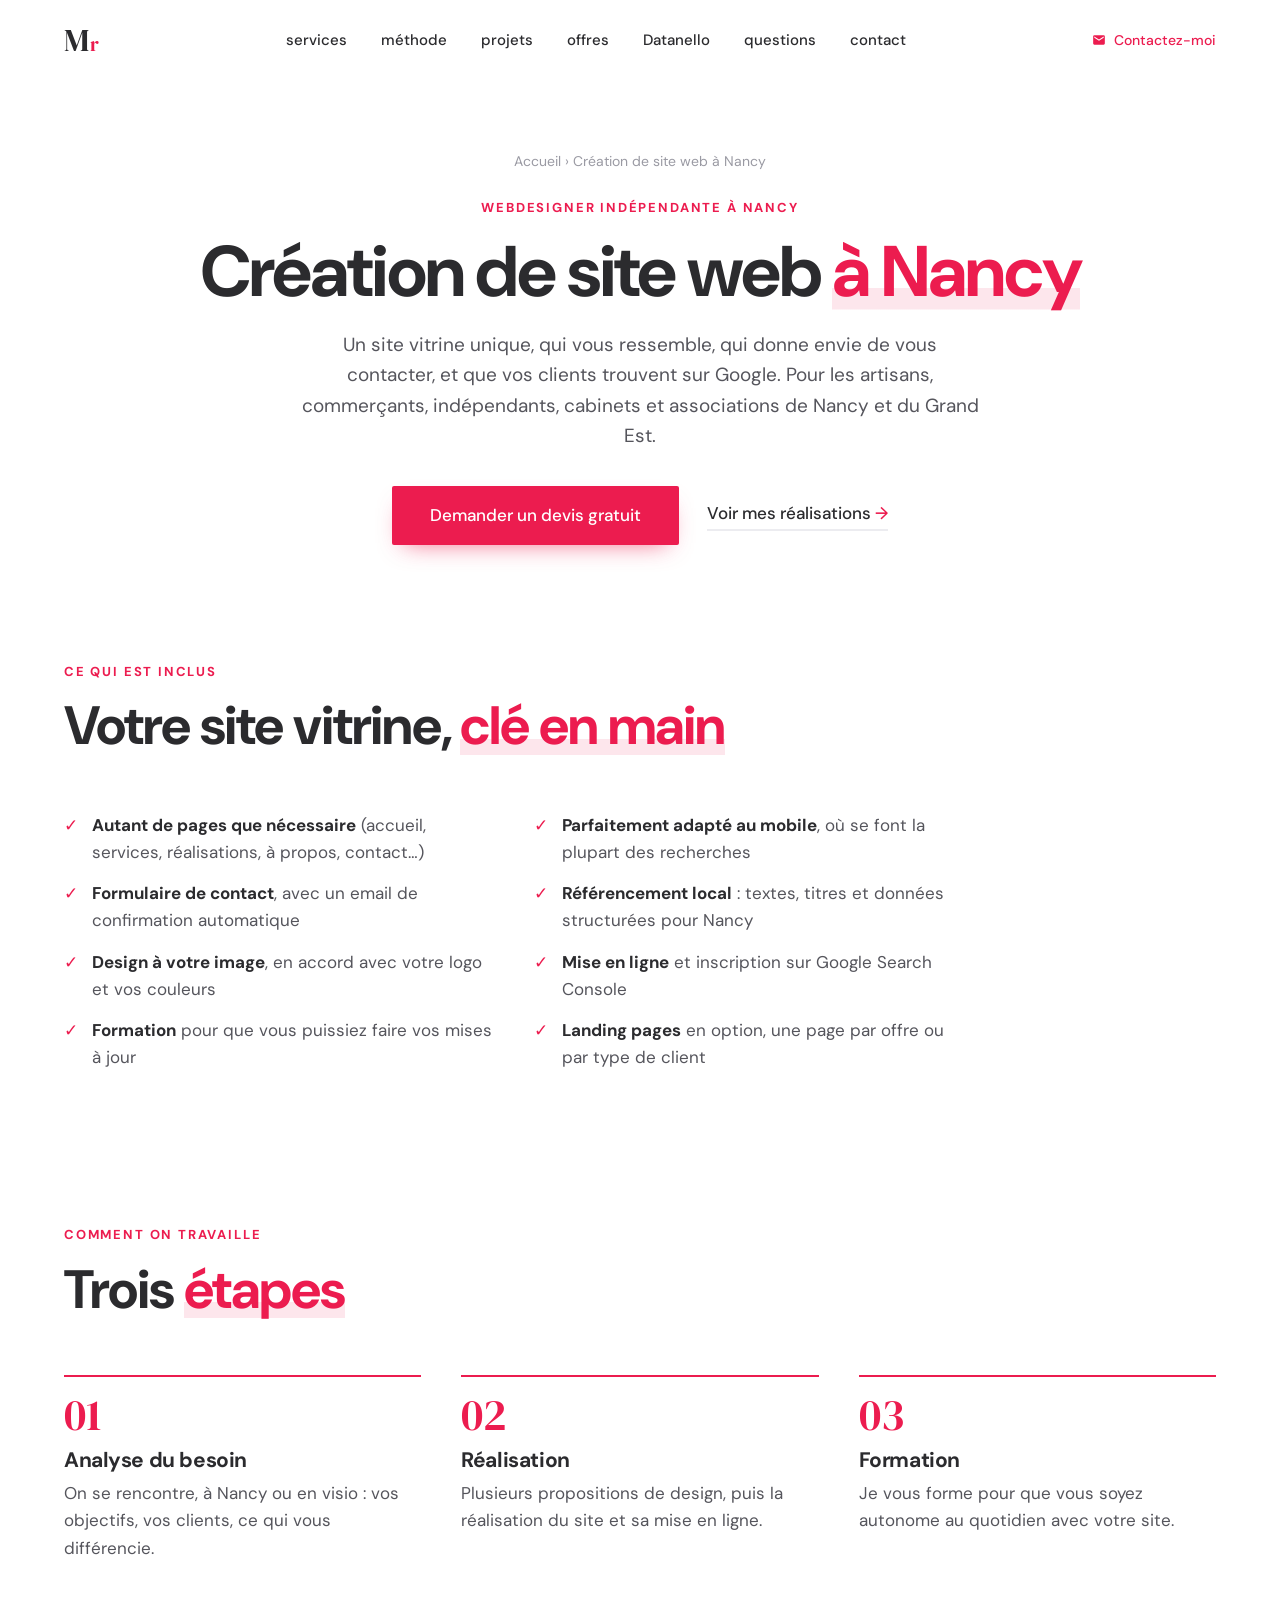
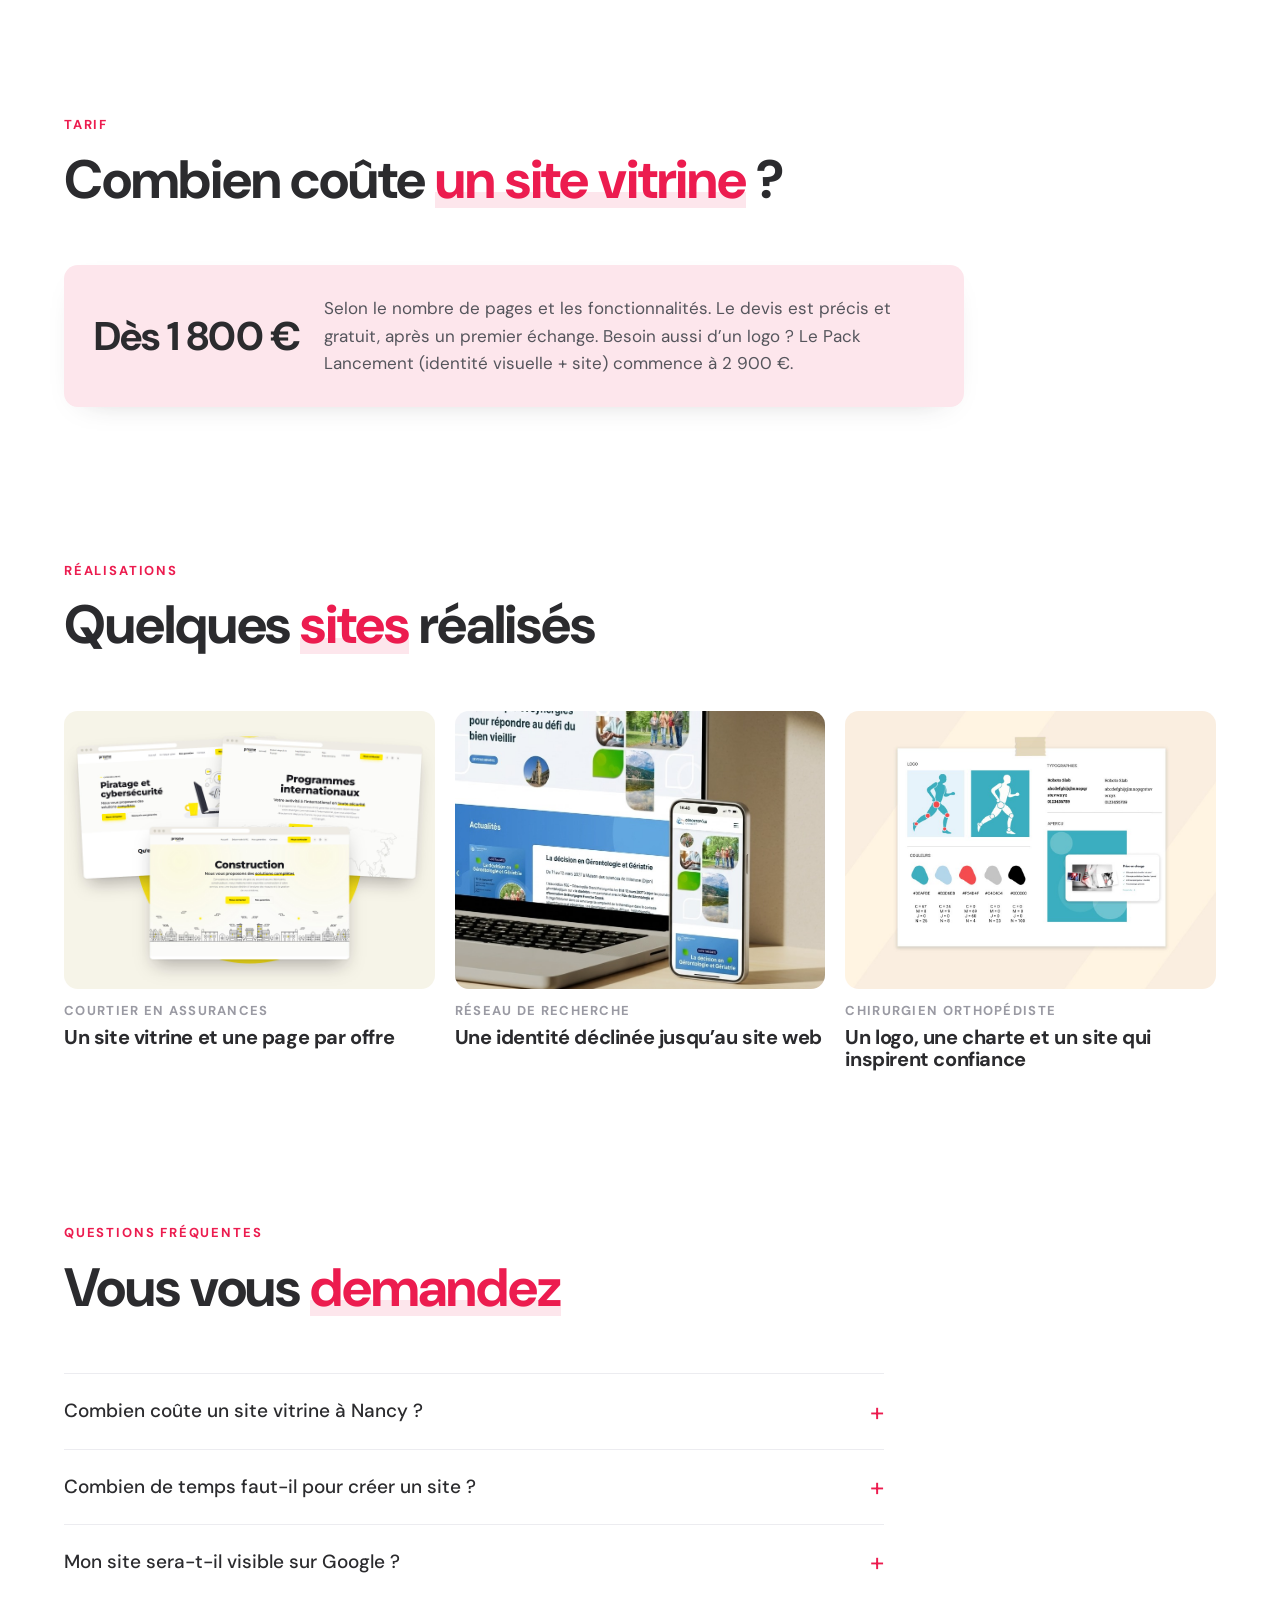
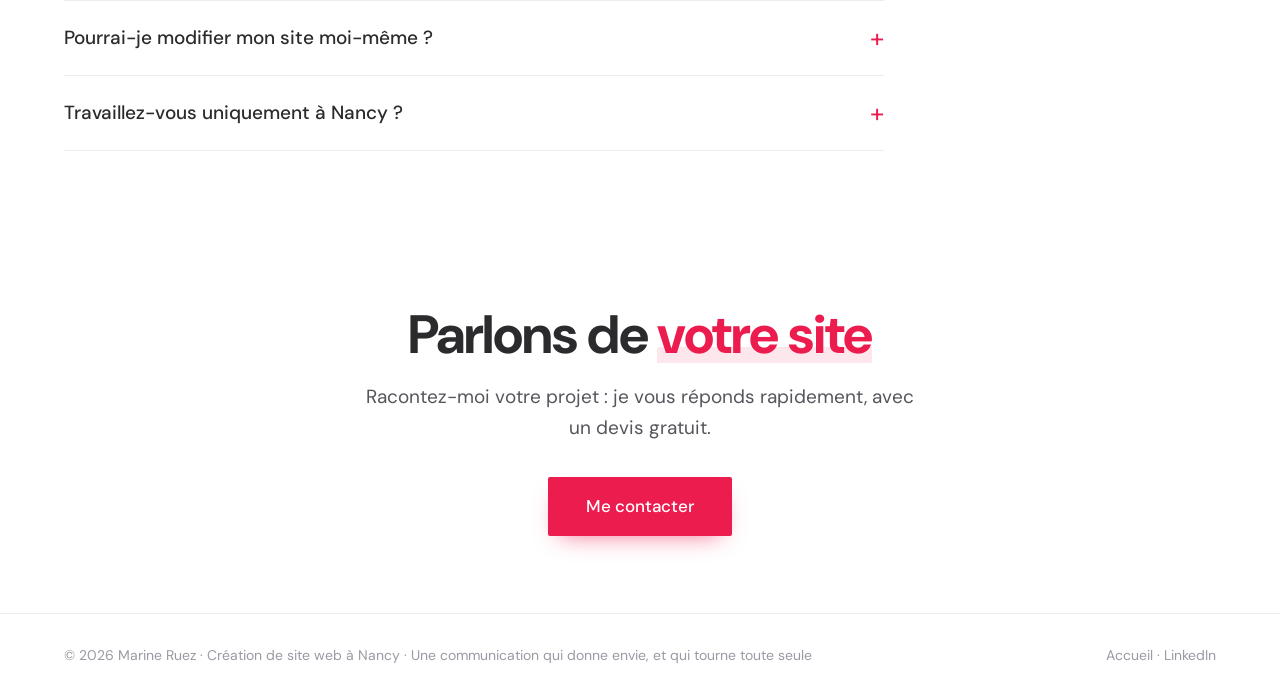
<file: creation-site-web-nancy/index.html>
<!doctype html>
<html lang="fr">
<head>
  <meta charset="utf-8">
  <meta name="viewport" content="width=device-width, initial-scale=1">
  <title>Création de site web à Nancy · Marine Ruez, webdesigner indépendante</title>
  <meta name="description" content="Création de site vitrine à Nancy pour les artisans, commerçants, indépendants et associations : un site unique, adapté au mobile, bien référencé sur Google. Devis gratuit.">
  <link rel="canonical" href="https://marineruez.fr/creation-site-web-nancy/">
  <meta name="robots" content="index, follow, max-image-preview:large">
  <meta name="author" content="Marine Ruez">
  <link rel="icon" href="../favicon.svg" type="image/svg+xml">

  <meta property="og:type" content="website">
  <meta property="og:locale" content="fr_FR">
  <meta property="og:site_name" content="Marine Ruez">
  <meta property="og:url" content="https://marineruez.fr/creation-site-web-nancy/">
  <meta property="og:title" content="Création de site web à Nancy · Marine Ruez">
  <meta property="og:description" content="Un site vitrine unique, adapté au mobile et bien référencé, pour les petites structures de Nancy et du Grand Est.">
  <meta property="og:image" content="https://marineruez.fr/assets/og-image.png">
  <meta property="og:image:width" content="1200">
  <meta property="og:image:height" content="630">
  <meta name="twitter:card" content="summary_large_image">

  <!-- Données structurées : service, fil d'Ariane et questions fréquentes -->
  <script type="application/ld+json">
  {
    "@context": "https://schema.org",
    "@graph": [
      {
        "@type": "Service",
        "@id": "https://marineruez.fr/creation-site-web-nancy/#service",
        "name": "Création de site web à Nancy",
        "serviceType": "Création de site web",
        "url": "https://marineruez.fr/creation-site-web-nancy/",
        "description": "Création de sites vitrines et de landing pages, adaptés au mobile et pensés pour le référencement, pour les petites structures de Nancy et du Grand Est.",
        "provider": { "@id": "https://marineruez.fr/#service" },
        "areaServed": [{ "@type": "City", "name": "Nancy" }, { "@type": "AdministrativeArea", "name": "Métropole du Grand Nancy" }, { "@type": "AdministrativeArea", "name": "Meurthe-et-Moselle" }, { "@type": "AdministrativeArea", "name": "Grand Est" }],
        "offers": { "@type": "Offer", "priceCurrency": "EUR", "priceSpecification": { "@type": "PriceSpecification", "minPrice": 1800, "priceCurrency": "EUR" } }
      },
      {
        "@type": "BreadcrumbList",
        "itemListElement": [
          { "@type": "ListItem", "position": 1, "name": "Accueil", "item": "https://marineruez.fr/" },
          { "@type": "ListItem", "position": 2, "name": "Création de site web à Nancy", "item": "https://marineruez.fr/creation-site-web-nancy/" }
        ]
      },
      {
        "@type": "FAQPage",
        "mainEntity": [
          { "@type": "Question", "name": "Combien coûte un site vitrine à Nancy ?", "acceptedAnswer": { "@type": "Answer", "text": "Un site vitrine coûte dès 1 800 €, selon le nombre de pages et les fonctionnalités. Le devis est personnalisé et gratuit." } },
          { "@type": "Question", "name": "Combien de temps faut-il pour créer un site ?", "acceptedAnswer": { "@type": "Answer", "text": "Cela dépend du projet et de la disponibilité des contenus (textes, photos). Je vous donne un planning précis avec le devis." } },
          { "@type": "Question", "name": "Mon site sera-t-il visible sur Google ?", "acceptedAnswer": { "@type": "Answer", "text": "Oui, le site est construit pour le référencement : textes qui reprennent les mots que tapent vos clients, pages rapides, adaptées au mobile, données structurées, et inscription sur Google Search Console. Je vous aide aussi à créer votre fiche Google Business Profile." } },
          { "@type": "Question", "name": "Pourrai-je modifier mon site moi-même ?", "acceptedAnswer": { "@type": "Answer", "text": "Oui. Je vous forme à la fin du projet pour que vous soyez autonome sur les mises à jour courantes." } },
          { "@type": "Question", "name": "Travaillez-vous uniquement à Nancy ?", "acceptedAnswer": { "@type": "Answer", "text": "Je suis basée à Nancy et je travaille avec des clients de Nancy, du Grand Nancy et du Grand Est, et partout en France à distance." } }
        ]
      }
    ]
  }
  </script>
  <link rel="preconnect" href="https://fonts.googleapis.com">
  <link rel="preconnect" href="https://fonts.gstatic.com" crossorigin>
  <link href="https://fonts.googleapis.com/css2?family=DM+Sans:opsz,wght@9..40,400;9..40,500;9..40,700&family=DM+Serif+Display&family=Caveat:wght@500;700&display=swap" rel="stylesheet">
  <link rel="stylesheet" href="../styles.css">
  <style>
    /* Styles propres à cette page, avec les couleurs du site */
    .page-hero { padding: 150px var(--gutter) 40px; max-width: calc(var(--content) + 2 * 64px); margin: 0 auto; text-align: center; }
    .page-hero h1 { font-size: clamp(40px, 5.6vw, 72px); font-weight: 700; letter-spacing: -0.03em; max-width: 900px; margin: 0 auto; }
    .page-hero .lead { max-width: 680px; margin-left: auto; margin-right: auto; }
    .page-hero .hero-ctas { display: flex; flex-wrap: wrap; align-items: center; justify-content: center; gap: 28px; margin-top: 34px; }
    .crumbs { font-size: 14px; color: var(--muted); margin-bottom: 26px; }
    .crumbs a { text-decoration: none; }
    .crumbs a:hover { color: var(--accent); }
    .checks { display: grid; grid-template-columns: repeat(2, minmax(0, 1fr)); gap: 14px 40px; max-width: 900px; }
    .checks li { position: relative; padding-left: 28px; color: var(--ink-soft); }
    .checks li::before { content: "✓"; position: absolute; left: 0; color: var(--accent); font-weight: 700; }
    .checks strong { color: var(--ink); }
    .steps { display: grid; grid-template-columns: repeat(3, minmax(0, 1fr)); gap: 40px; counter-reset: step; }
    .steps li { counter-increment: step; border-top: 2px solid var(--line); padding-top: 18px; }
    .steps li::before { content: "0" counter(step); display: block; font-family: var(--serif); font-size: 44px; color: var(--accent); line-height: 1; margin-bottom: 12px; }
    .steps h3 { font-size: 21px; margin-bottom: 8px; }
    .steps p { color: var(--ink-soft); }
    .price { display: flex; flex-wrap: wrap; align-items: center; gap: 10px 24px; background: var(--accent-soft); border-radius: var(--radius); padding: 30px; max-width: 900px; }
    .price strong { font-size: clamp(28px, 3.4vw, 40px); letter-spacing: -0.02em; }
    .price p { color: var(--ink-soft); flex: 1 1 280px; }
    .refs { display: grid; grid-template-columns: repeat(3, minmax(0, 1fr)); gap: 20px; }
    .ref img { border-radius: var(--radius); aspect-ratio: 4 / 3; object-fit: cover; width: 100%; background: var(--bg-soft); }
    .ref p { margin-top: 12px; font-size: 13px; font-weight: 700; letter-spacing: .1em; text-transform: uppercase; color: var(--muted); }
    .ref h3 { font-size: 20px; margin-top: 4px; }
    .cta-band { text-align: center; }
    .cta-band .lead { margin: 18px auto 34px; }
    .section-tight { padding-top: clamp(40px, 6vw, 80px); padding-bottom: clamp(40px, 6vw, 80px); }
    @media (max-width: 900px) {
      .page-hero { padding-top: 110px; }
      .steps, .refs, .checks { grid-template-columns: minmax(0, 1fr); }
    }

    /* ---------- Animations de la page ---------- */
    /* introduction : les lignes apparaissent l'une après l'autre au chargement */
    .page-hero > * { animation: hero-in .8s cubic-bezier(.2, .8, .2, 1) both; }
    .page-hero > :nth-child(2) { animation-delay: .1s; } .page-hero > :nth-child(3) { animation-delay: .2s; }
    .page-hero > :nth-child(4) { animation-delay: .35s; } .page-hero > :nth-child(5) { animation-delay: .5s; }
    @keyframes hero-in { from { opacity: 0; transform: translateY(22px); } }
    /* mots en couleur : un surlignage rose se dessine dessous */
    .page-hero h1 .accent, .title .accent {
      background: linear-gradient(var(--accent-soft), var(--accent-soft)) no-repeat 0 88% / 0 .3em;
      transition: background-size .9s cubic-bezier(.2, .8, .2, 1) .35s;
    }
    .page-hero h1 .accent { animation: hl-draw .9s .7s cubic-bezier(.2, .8, .2, 1) forwards; }
    @keyframes hl-draw { to { background-size: 100% .3em; } }
    .reveal.is-in .title .accent, .title.reveal.is-in .accent { background-size: 100% .3em; }
    /* apparitions au défilement : chaque élément d'un groupe arrive un peu après le précédent (--rd, posé en JS) ;
       :nth-child(n) pour passer devant les délais génériques de styles.css */
    main .reveal:nth-child(n) { transition-delay: var(--rd, 0s); }
    /* inclus : les lignes glissent depuis la gauche et la coche apparaît */
    .checks li.reveal { transform: translateX(-18px); }
    .checks li.reveal.is-in { transform: none; }
    .checks li::before { display: inline-block; transform: scale(0); transition: transform .45s cubic-bezier(.3, 1.6, .5, 1); }
    .checks li.is-in::before { transform: none; transition-delay: calc(var(--rd, 0s) + .3s); }
    /* étapes : le trait du haut se dessine, en rose */
    .steps li { border-top: 0; background: linear-gradient(var(--accent), var(--accent)) no-repeat 0 0 / 0 2px, linear-gradient(var(--line), var(--line)) no-repeat 0 0 / 100% 2px; }
    main .steps li.reveal:nth-child(n) { transition: opacity .7s ease, transform .7s ease, background-size 1s cubic-bezier(.2, .8, .2, 1); transition-delay: var(--rd, 0s), var(--rd, 0s), calc(var(--rd, 0s) + .3s); }
    /* bouton du bas : une fois apparu, il réagit tout de suite au survol */
    main .btn.reveal.is-in:nth-child(n) { transition: opacity .7s ease, transform .2s ease, background .2s; transition-delay: var(--rd, 0s), 0s, 0s; }
    .steps li.is-in { background-size: 100% 2px, 100% 2px; }
    /* tarif : le bloc grandit légèrement en apparaissant */
    .price.reveal { transform: translateY(24px) scale(.96); }
    .price.reveal.is-in { transform: none; }
    /* tarif : tuile qui tourne sur elle-même au survol (skill tuile-rotation) ;
       le délai d'apparition ne touche que l'opacité, pour que la rotation réponde tout de suite */
    .price { transform-origin: 50% 50%; box-shadow: 0 10px 30px -22px rgba(43, 43, 46, .35); }
    main .price.reveal.is-in:nth-child(n) {
      transition: opacity .7s ease, transform .5s cubic-bezier(.2, .8, .2, 1), box-shadow .5s ease;
      transition-delay: var(--rd, 0s), 0s, 0s;
    }
    /* réalisations : l'image se soulève au survol */
    .ref img { transition: transform .45s cubic-bezier(.2, .8, .2, 1), box-shadow .45s ease; }
    /* questions : la réponse se déplie en douceur */
    .faq details[open] p { animation: faq-open .45s ease; }
    @keyframes faq-open { from { opacity: 0; transform: translateY(-8px); } }
    @media (hover: hover) {
      .ref:hover img { transform: translateY(-8px); box-shadow: 0 26px 40px -24px rgba(43, 43, 46, .45); }
      /* tarif : le côté gauche vient vers l'avant, le droit recule ; angle plus doux car la tuile est large */
      .price.reveal.is-in:hover { transform: perspective(1200px) rotateY(8deg); box-shadow: 0 30px 50px -28px rgba(43, 43, 46, .45); }
    }
    @media (prefers-reduced-motion: reduce) {
      .checks li.reveal, .price.reveal { transform: none; }
      .checks li::before { transform: none; }
      .page-hero h1 .accent, .title .accent { background-size: 100% .3em; }
    }
  </style>
</head>
<body>

  <header class="topbar">
    <a href="../" class="logo" aria-label="Accueil">M<span>r</span></a>
    <nav class="nav" id="nav" aria-label="Navigation principale">
      <a href="../#services">services</a>
      <a href="../#methode">méthode</a>
      <a href="../#projets">projets</a>
      <a href="../#offres">offres</a>
      <a href="../#equipe">Datanello</a>
      <a href="#faq">questions</a>
      <a href="../#contact">contact</a>
      <a href="../#contact" class="nav-rdv">Contactez-moi</a>
    </nav>
    <a href="../#contact" class="call">
      <svg viewBox="0 0 24 24" aria-hidden="true"><path d="M20 4H4a2 2 0 0 0-2 2v12a2 2 0 0 0 2 2h16a2 2 0 0 0 2-2V6a2 2 0 0 0-2-2zm0 4.2-8 5-8-5V6l8 5 8-5z"/></svg>
      Contactez-moi
    </a>
    <button class="burger" aria-label="Ouvrir le menu" aria-controls="nav" aria-expanded="false"><span></span><span></span></button>
  </header>

  <main>

    <section class="page-hero">
      <p class="crumbs"><a href="../">Accueil</a> › Création de site web à Nancy</p>
      <p class="eyebrow">Webdesigner indépendante à Nancy</p>
      <h1>Création de site web <span class="accent">à Nancy</span></h1>
      <p class="lead">Un site vitrine unique, qui vous ressemble, qui donne envie de vous contacter, et que vos clients trouvent sur Google. Pour les artisans, commerçants, indépendants, cabinets et associations de Nancy et du Grand Est.</p>
      <div class="hero-ctas">
        <a href="../#contact" class="btn">Demander un devis gratuit</a>
        <a href="../#projets" class="link-arrow">Voir mes réalisations</a>
      </div>
    </section>

    <section class="section section-tight">
      <div class="section-head">
        <p class="eyebrow">Ce qui est inclus</p>
        <h2 class="title">Votre site vitrine, <span class="accent">clé en main</span></h2>
      </div>
      <ul class="checks">
        <li><strong>Autant de pages que nécessaire</strong> (accueil, services, réalisations, à propos, contact…)</li>
        <li><strong>Parfaitement adapté au mobile</strong>, où se font la plupart des recherches</li>
        <li><strong>Formulaire de contact</strong>, avec un email de confirmation automatique</li>
        <li><strong>Référencement local</strong>&nbsp;: textes, titres et données structurées pour Nancy</li>
        <li><strong>Design à votre image</strong>, en accord avec votre logo et vos couleurs</li>
        <li><strong>Mise en ligne</strong> et inscription sur Google Search Console</li>
        <li><strong>Formation</strong> pour que vous puissiez faire vos mises à jour</li>
        <li><strong>Landing pages</strong> en option, une page par offre ou par type de client</li>
      </ul>
    </section>

    <section class="section section-tight">
      <div class="section-head">
        <p class="eyebrow">Comment on travaille</p>
        <h2 class="title">Trois <span class="accent">étapes</span></h2>
      </div>
      <ol class="steps">
        <li>
          <h3>Analyse du besoin</h3>
          <p>On se rencontre, à Nancy ou en visio&nbsp;: vos objectifs, vos clients, ce qui vous différencie.</p>
        </li>
        <li>
          <h3>Réalisation</h3>
          <p>Plusieurs propositions de design, puis la réalisation du site et sa mise en ligne.</p>
        </li>
        <li>
          <h3>Formation</h3>
          <p>Je vous forme pour que vous soyez autonome au quotidien avec votre site.</p>
        </li>
      </ol>
    </section>

    <section class="section section-tight">
      <div class="section-head">
        <p class="eyebrow">Tarif</p>
        <h2 class="title">Combien coûte <span class="accent">un site vitrine</span>&nbsp;?</h2>
      </div>
      <div class="price">
        <strong>Dès 1&nbsp;800&nbsp;€</strong>
        <p>Selon le nombre de pages et les fonctionnalités. Le devis est précis et gratuit, après un premier échange. Besoin aussi d’un logo&nbsp;? Le Pack Lancement (identité visuelle + site) commence à 2&nbsp;900&nbsp;€.</p>
      </div>
    </section>

    <section class="section section-tight">
      <div class="section-head">
        <p class="eyebrow">Réalisations</p>
        <h2 class="title">Quelques <span class="accent">sites</span> réalisés</h2>
      </div>
      <div class="refs">
        <article class="ref">
          <img src="../assets/realisations/realisation-3.jpg" alt="Les trois landing pages Construction, Cybersécurité et Programmes internationaux" loading="lazy" onerror="this.remove()">
          <p>Courtier en assurances</p>
          <h3>Un site vitrine et une page par offre</h3>
        </article>
        <article class="ref">
          <img src="../assets/projets/site-gerontopole-vignette.jpg" alt="Le site affiché sur ordinateur et sur téléphone : page d’accueil et actualités" loading="lazy" onerror="this.remove()">
          <p>Réseau de recherche</p>
          <h3>Une identité déclinée jusqu’au site web</h3>
        </article>
        <article class="ref">
          <img src="../assets/projets/identite-chirurgie.jpg" alt="Planche d’identité : logo, couleurs, typographies et aperçu" loading="lazy" onerror="this.remove()">
          <p>Chirurgien orthopédiste</p>
          <h3>Un logo, une charte et un site qui inspirent confiance</h3>
        </article>
      </div>
    </section>

    <section class="section faq section-tight" id="faq">
      <div class="section-head">
        <p class="eyebrow">Questions fréquentes</p>
        <h2 class="title">Vous vous <span class="accent">demandez</span></h2>
      </div>
      <div class="faq-list">
        <details>
          <summary>Combien coûte un site vitrine à Nancy&nbsp;?</summary>
          <p>Un site vitrine coûte dès 1&nbsp;800&nbsp;€, selon le nombre de pages et les fonctionnalités. Le devis est personnalisé et gratuit.</p>
        </details>
        <details>
          <summary>Combien de temps faut-il pour créer un site&nbsp;?</summary>
          <p>Cela dépend du projet et de la disponibilité des contenus (textes, photos). Je vous donne un planning précis avec le devis.</p>
        </details>
        <details>
          <summary>Mon site sera-t-il visible sur Google&nbsp;?</summary>
          <p>Oui, le site est construit pour le référencement&nbsp;: textes qui reprennent les mots que tapent vos clients, pages rapides, adaptées au mobile, données structurées, et inscription sur Google Search Console. Je vous aide aussi à créer votre fiche Google Business Profile.</p>
        </details>
        <details>
          <summary>Pourrai-je modifier mon site moi-même&nbsp;?</summary>
          <p>Oui. Je vous forme à la fin du projet pour que vous soyez autonome sur les mises à jour courantes.</p>
        </details>
        <details>
          <summary>Travaillez-vous uniquement à Nancy&nbsp;?</summary>
          <p>Je suis basée à Nancy et je travaille avec des clients de Nancy, du Grand Nancy et du Grand Est, et partout en France à distance.</p>
        </details>
      </div>
    </section>

    <section class="section cta-band section-tight">
      <h2 class="title">Parlons de <span class="accent">votre site</span></h2>
      <p class="lead">Racontez-moi votre projet&nbsp;: je vous réponds rapidement, avec un devis gratuit.</p>
      <a href="../#contact" class="btn">Me contacter</a>
    </section>

  </main>

  <footer class="footer">
    <p>© <span id="year"></span> Marine Ruez · Création de site web à Nancy · Une communication qui donne envie, et qui tourne toute seule</p>
    <p class="footer-links"><a href="../">Accueil</a> · <a href="https://www.linkedin.com/in/marine-ruez-2370468b/" target="_blank" rel="noopener me">LinkedIn</a></p>
  </footer>

  <script>
    document.getElementById("year").textContent = new Date().getFullYear();
    const burger = document.querySelector(".burger");
    const nav = document.getElementById("nav");
    burger.addEventListener("click", () => {
      const open = burger.getAttribute("aria-expanded") === "true";
      burger.setAttribute("aria-expanded", String(!open));
      nav.classList.toggle("is-open", !open);
    });
    const topbar = document.querySelector(".topbar");
    addEventListener("scroll", () => topbar.classList.toggle("is-scrolled", scrollY > 10), { passive: true });

    // Apparitions au défilement : les éléments d'un même groupe arrivent l'un après l'autre
    const revealer = new IntersectionObserver(
      (entries) => entries.forEach((e) => e.isIntersecting && (e.target.classList.add("is-in"), revealer.unobserve(e.target))),
      { threshold: 0.15, rootMargin: "0px 0px -40px 0px" }
    );
    document.querySelectorAll(".section-head, .checks li, .steps li, .price, .ref, .faq details, .cta-band > *").forEach((el) => {
      el.classList.add("reveal");
      el.style.setProperty("--rd", [...el.parentElement.children].indexOf(el) * 0.08 + "s");
      revealer.observe(el);
    });
  </script>
</body>
</html>
</file>
<file: styles.css>
/* =========================================================
   Marine Ruez — portfolio
   ========================================================= */

:root {
  --ink: #2b2b2e;
  --ink-soft: #55555c;
  --muted: #9a9aa3;
  --line: #ececf0;
  --bg: #ffffff;
  --bg-soft: #f6f6f8;
  --accent: #ec1c4f;
  --accent-dark: #c8123f;
  --accent-soft: #fde6ec;
  --peach: #f4b9a7;
  --rose: #f7c3d4;
  --mint: #bfe3dc;
  --teal: #1f4e5f;

  /* marges latérales : contenu centré sur 1400px max, marge minimale sur petit écran */
  --content: 1400px;
  --gutter: max(clamp(20px, 5vw, 64px), calc((100% - var(--content)) / 2));
  --radius: 14px;

  --font: "DM Sans", system-ui, -apple-system, "Segoe UI", sans-serif;
  --serif: "DM Serif Display", Georgia, serif;
  --hand: "Caveat", "Comic Sans MS", cursive;
}

*, *::before, *::after { box-sizing: border-box; }
html { overflow-x: clip; scroll-behavior: smooth; scroll-padding-top: 90px; }
body {
  margin: 0;
  font-family: var(--font);
  color: var(--ink);
  background: var(--bg);
  font-size: 17px;
  line-height: 1.6;
  -webkit-font-smoothing: antialiased;
  overflow-x: clip;
}
img { max-width: 100%; display: block; }
a { color: inherit; }
h1, h2, h3 { line-height: 1.1; margin: 0; letter-spacing: -0.02em; }
p { margin: 0; }
ul, ol { margin: 0; padding: 0; list-style: none; }

.accent { color: var(--accent); }
.eyebrow {
  font-size: 13px; font-weight: 700; letter-spacing: .14em; text-transform: uppercase;
  color: var(--accent); margin-bottom: 14px;
}
.title { font-size: clamp(32px, 4.4vw, 54px); font-weight: 700; }
.lead { color: var(--ink-soft); font-size: 19px; max-width: 560px; margin-top: 18px; }

.btn {
  display: inline-flex; align-items: center; justify-content: center;
  background: var(--accent); color: #fff; text-decoration: none; font-weight: 500;
  padding: 16px 38px; border: 0; border-radius: 2px; font: inherit; font-weight: 500;
  cursor: pointer; transition: background .2s, transform .2s, box-shadow .2s;
  box-shadow: 0 10px 24px -12px rgba(236, 28, 79, .7);
}
.btn:hover { background: var(--accent-dark); transform: translateY(-2px); }
.btn--full { width: 100%; }
.link-arrow { font-weight: 500; text-decoration: none; border-bottom: 2px solid var(--line); padding-bottom: 2px; transition: border-color .2s; }
.link-arrow::after { content: " →"; color: var(--accent); }
.link-arrow:hover { border-color: var(--accent); }

:focus-visible { outline: 2px solid var(--accent); outline-offset: 3px; }

/* ---------- Topbar ---------- */
.logo {
  font-family: var(--serif); font-size: 32px; text-decoration: none; line-height: 1; color: var(--ink);
}
.logo span { color: var(--accent); font-size: .62em; margin-left: 1px; }
.topbar {
  position: fixed; top: 0; left: 0; right: 0; z-index: 30;
  display: flex; align-items: center; justify-content: space-between;
  padding: 22px var(--gutter);
  background: rgba(255, 255, 255, .86); backdrop-filter: blur(10px);
  transition: box-shadow .3s;
}
.topbar.is-scrolled { box-shadow: 0 1px 0 var(--line); }
.burger { display: none; }
.nav { display: flex; gap: 34px; }
.nav a {
  text-decoration: none; font-size: 15px; font-weight: 500; position: relative; padding: 6px 0;
}
.nav a::after {
  content: ""; position: absolute; left: 0; right: 0; bottom: -2px; height: 2px; background: var(--ink);
  transform: scaleX(0); transform-origin: left; transition: transform .3s;
}
.nav a:hover::after, .nav a.is-active::after { transform: scaleX(1); }
.call {
  display: inline-flex; align-items: center; gap: 8px; color: var(--accent);
  font-size: 14px; font-weight: 500; text-decoration: none;
}
.call svg { width: 14px; height: 14px; fill: currentColor; }


/* ---------- 1. Hero ---------- */
.hero {
  min-height: 100vh; padding: 120px var(--gutter) 48px;
  display: grid; grid-template-columns: minmax(0, 1fr) minmax(0, 1.25fr); grid-template-rows: 1fr auto;
  column-gap: 40px; align-items: center;
}
.hello { font-size: 19px; font-weight: 500; margin-bottom: 6px; }
.hero h1 { font-size: clamp(54px, 7.4vw, 96px); font-weight: 700; letter-spacing: -0.04em; }
.i-dot { position: relative; }
.i-dot::before {
  /* le point rouge du « i », comme sur la maquette */
  content: ""; position: absolute; left: 50%; top: .29em; width: .2em; height: .2em; border-radius: 50%;
  background: var(--accent); transform: translateX(-50%); box-shadow: 0 0 0 .06em var(--bg);
}
.hero-lead { font-size: clamp(24px, 2.7vw, 34px); font-weight: 700; letter-spacing: -0.02em; line-height: 1.2; margin-top: 18px; max-width: 620px; color: var(--ink-soft); }
.hero-sub { margin-top: 18px; color: var(--ink-soft); max-width: 540px; }
.hero-ctas { display: flex; align-items: center; gap: 28px; margin-top: 36px; flex-wrap: wrap; }

.hero-info {
  grid-column: 1 / -1; display: flex; gap: 0; margin: 48px 0 0; flex-wrap: wrap;
}
.hero-info > div { padding-right: 36px; margin-right: 36px; border-right: 1px solid var(--line); }
.hero-info > div:last-child { border: 0; }
.hero-info dt { font-weight: 700; font-size: 16px; }
.hero-info dd { margin: 4px 0 0; font-size: 15px; color: var(--ink-soft); }
.hero-info a { text-decoration: none; }
.hero-info a:hover { color: var(--accent); }

/* Collage */
.collage { position: relative; aspect-ratio: 1 / 1.08; width: 100%; max-width: 540px; justify-self: center; container-type: inline-size; margin-right: 170px; /* place pour les pétales qui dépassent à droite */ }
.collage-wash {
  position: absolute; inset: 4% 0 0 6%;
  background: radial-gradient(closest-side, #f3f3f6 60%, transparent 100%);
  border-radius: 46% 54% 40% 60% / 50% 40% 60% 50%;
}
.big-m {
  position: absolute; left: 58%; top: 16%; font-family: var(--serif);
  font-size: 82cqw; line-height: .78; color: #141416; z-index: 3; user-select: none;
}
.portrait {
  /* portrait vectorisé : les traits se dessinent à l'arrivée sur la page.
     Le tracé sert de masque qui révèle l'encre finale : l'épaisseur du trait reste constante. */
  position: absolute; left: 2%; top: 0; width: 66%; height: 86%;
}
.portrait-svg { width: 100%; height: 100%; overflow: visible; }
.portrait-svg .lines path {
  fill: none; stroke: #fff; stroke-width: 16; stroke-linecap: round; stroke-linejoin: round;
  stroke-dasharray: 1; stroke-dashoffset: 1;
  animation: draw-line 1.3s ease-out both;
}
.portrait-svg .ink { fill: #1a1a1a; fill-rule: evenodd; }
@keyframes draw-line { to { stroke-dashoffset: 0; } }
@media (prefers-reduced-motion: reduce) {
  .portrait-svg .lines path { animation: none; stroke-dashoffset: 0; }
}
.dot-black { position: absolute; z-index: 3; width: 18px; height: 18px; border-radius: 50%; background: #141416; left: 55%; top: 11%; }
.line-d { position: absolute; z-index: 3; left: 123%; top: 57%; width: 10%; }
/* deux pétales le long du côté droit de la tête */
.petals-side { position: absolute; z-index: 1; right: 18%; top: 4%; width: 34%; height: 70%; pointer-events: none; transform: rotate(14deg); transform-origin: 50% 100%; }
/* les deux pétales partent du même point (en bas) et s’ouvrent en éventail */
.petals-side svg { position: absolute; left: 50%; bottom: 0; height: 100%; width: auto; overflow: visible; transform-origin: 50% 100%; }
.petal-a { transform: translateX(-50%) rotate(-9deg); animation: sway 8s ease-in-out infinite; }
.petal-b { height: 88% !important; transform: translateX(-50%) rotate(15deg); animation: sway 8s ease-in-out -4s infinite; }
@keyframes sway { 50% { rotate: 3deg; } }
.vertical-text {
  position: absolute; z-index: 3; left: -7%; top: 2%; writing-mode: vertical-rl; transform: rotate(180deg);
  font-size: 12px; letter-spacing: .14em; text-transform: uppercase; line-height: 1.5;
}

/* ---------- 3. Story (animation au défilement) ---------- */
.story { height: 280vh; position: relative; }
.story-sticky {
  position: sticky; top: 0; height: 100vh; padding: 100px var(--gutter) 30px;
  display: grid; grid-template-columns: minmax(260px, 1fr) minmax(0, 2fr); gap: 40px; align-items: center;
}
.verbs { display: flex; flex-direction: column; gap: 10px; margin-top: 10px; }
.verb { padding: 16px 0 16px 22px; border-left: 2px solid var(--line); transition: border-color .4s; }
.verb h2 {
  font-size: clamp(30px, 3.4vw, 46px); color: #d4d4da; transition: color .4s;
  display: flex; align-items: baseline; gap: 14px;
}
.verb-num { font-size: 13px; letter-spacing: .1em; color: var(--muted); font-weight: 500; }
.verb p, .verb .verb-body {
  color: var(--ink-soft); font-size: 16px; max-height: 0; overflow: hidden; opacity: 0;
  transition: max-height .5s ease, opacity .4s ease, margin .4s;
}
.verb .verb-body p { max-height: none; opacity: 1; overflow: visible; }
.verb .verb-body p + p { margin-top: 8px; }
.verb.is-active { border-color: var(--accent); }
.verb.is-active h2 { color: var(--ink); }
.verb.is-active .verb-num { color: var(--accent); }
.verb.is-active > p, .verb.is-active .verb-body { max-height: 260px; opacity: 1; margin-top: 10px; }

.story-caption { display: none; }
.stage-wrap { position: relative; height: 100%; min-height: 0; min-width: 0; overflow: hidden; }
.stage {
  position: absolute; left: 50%; top: 50%; width: 760px; height: 600px;
  transform: translate(-50%, -50%) scale(var(--s, 1));
}

/* newsletter */
.nl { position: absolute; left: 240px; top: 100px; width: 280px; height: 380px; transform-origin: 50% 50%; }
.nl-sketch { position: absolute; inset: 0; width: 100%; height: 100%; overflow: visible; }
.nl-sketch path { stroke-dasharray: 1 1; stroke-dashoffset: 1; }
.note {
  position: absolute; font-family: var(--hand); font-size: 24px; color: var(--accent); white-space: nowrap;
  opacity: 0; transform: rotate(-4deg);
}
.note-1 { left: -100px; top: 4px; }
.note-2 { right: -150px; top: 108px; transform: rotate(3deg); }
.note-3 { right: -170px; top: 192px; }
.note-4 { left: -170px; top: 318px; transform: rotate(-6deg); }

.mock { position: absolute; inset: 0; border-radius: 6px; overflow: hidden; }
.m-block { position: absolute; opacity: 0; }
.m-header { left: 0; top: 0; width: 100%; height: 64px; background: var(--teal); display: flex; align-items: center; justify-content: space-between; padding: 0 18px; }
.m-logo { width: 30px; height: 30px; border-radius: 50%; background: var(--peach); color: var(--teal); font: 700 12px/30px var(--font); text-align: center; }
.m-nav { display: flex; flex-direction: column; gap: 6px; align-items: flex-end; }
.m-nav i { display: block; height: 4px; width: 52px; border-radius: 4px; background: rgba(255,255,255,.5); }
.m-nav i + i { width: 40px; }
.m-hero { left: 24px; top: 80px; width: 232px; height: 100px; border-radius: 4px; background: linear-gradient(160deg, #fbe3d9, var(--peach)); overflow: hidden; }
.m-sun { position: absolute; width: 34px; height: 34px; border-radius: 50%; background: var(--accent); right: 36px; top: 18px; }
.m-hill { position: absolute; left: -20px; bottom: -40px; width: 180px; height: 90px; border-radius: 50%; background: var(--teal); }
.m-hill--2 { left: 100px; bottom: -50px; width: 200px; background: #2f6b7f; }
.m-title { left: 24px; top: 190px; width: 232px; font-weight: 700; font-size: 15.5px; line-height: 1.25; color: var(--teal); letter-spacing: -0.01em; }
.m-lines { left: 24px; top: 238px; width: 232px; display: flex; flex-direction: column; gap: 7px; }
.m-lines i { display: block; height: 5px; border-radius: 4px; background: #e6e2dc; }
.m-lines i:nth-child(3) { width: 92%; } .m-lines i:nth-child(4) { width: 70%; }
.m-btn { left: 24px; top: 294px; width: 110px; height: 30px; border-radius: 4px; background: var(--accent); color: #fff; font-size: 12px; font-weight: 700; display: grid; place-items: center; }
.m-footer { left: 0; top: 342px; width: 100%; height: 38px; border-top: 1px solid #e6e2dc; display: flex; justify-content: space-between; align-items: center; padding: 0 24px; font-size: 10px; color: #8a8a90; }
.mock::before { content: ""; position: absolute; inset: 0; background: #f6f1ea; opacity: var(--mock-bg, 0); }

.swatches { position: absolute; left: 240px; top: 506px; width: 280px; display: flex; justify-content: space-between; }
.swatches li { width: 56px; text-align: center; opacity: 0; }
.swatches li::before { content: ""; display: block; width: 40px; height: 40px; margin: 0 auto 6px; border-radius: 50%; background: var(--c); border: 1px solid rgba(0,0,0,.08); }
.swatches span { font-family: var(--hand); font-size: 17px; color: var(--ink-soft); }

/* supports imprimés */
.print { position: absolute; opacity: 0; will-change: transform, opacity; }
.print .m-logo { display: block; }
.print-kakemono { left: 570px; top: 36px; width: 150px; height: 484px; transform: perspective(900px) rotateY(-22deg); transform-origin: 100% 50%; }
.kk-sheet {
  position: absolute; left: 0; top: 0; width: 100%; height: 470px; padding: 26px 14px 0; overflow: hidden;
  background: var(--teal); color: #fff; text-align: center; box-shadow: 0 24px 40px -24px rgba(30,30,40,.5);
  clip-path: inset(calc(var(--unroll, 0) * 100%) 0 0 0);
}
.kk-bar { position: absolute; left: -4px; right: -4px; top: calc(var(--unroll, 0) * 100%); height: 6px; background: #8a8a90; border-radius: 3px; }
.kk-sheet .kk-logo { margin: 0 auto 14px; width: 44px; height: 44px; line-height: 44px; font-size: 15px; }
.kk-title { font-size: 24px; font-weight: 700; letter-spacing: -0.01em; line-height: 1.05; }
.kk-sub { font-family: var(--hand); font-size: 18px; color: var(--peach); margin-top: 4px; }
.kk-visual, .fl-visual { position: relative; overflow: hidden; border-radius: 4px; background: linear-gradient(160deg, #fbe3d9, var(--peach)); }
.kk-visual { height: 150px; margin: 18px 0 16px; }
.kk-visual .m-sun { right: 22px; top: 22px; }
.kk-lines { display: flex; flex-direction: column; gap: 7px; align-items: center; }
.kk-lines i { display: block; height: 5px; width: 100%; border-radius: 4px; background: rgba(255,255,255,.35); }
.kk-lines i:nth-child(2) { width: 84%; } .kk-lines i:nth-child(3) { width: 62%; }
.kk-url { position: absolute; left: 0; right: 0; bottom: 0; padding: 12px 0; background: var(--accent); font-size: 12px; font-weight: 700; letter-spacing: .04em; }
.kk-foot { position: absolute; left: -12px; right: -12px; bottom: 0; height: 16px; border-radius: 4px 4px 8px 8px; background: #6b6b72; }

.print-card { width: 180px; height: 110px; perspective: 700px; }
.print-card--back { left: 22px; top: 56px; }
.print-card--front { left: 36px; top: 132px; }
.card-inner { position: absolute; inset: 0; transform-style: preserve-3d; transform: rotateY(var(--flip, 0deg)); }
.card-face {
  position: absolute; inset: 0; border-radius: 4px; backface-visibility: hidden; -webkit-backface-visibility: hidden;
  box-shadow: 0 18px 30px -18px rgba(30,30,40,.45);
}
.card-recto { background: var(--teal); color: #fff; display: flex; align-items: center; justify-content: center; gap: 10px; font-size: 16px; }
.card-verso { background: #fff; border: 1px solid var(--line); transform: rotateY(180deg); padding: 16px 16px 0; line-height: 1.25; }
.card-verso b { display: block; font-size: 14px; color: var(--teal); }
.card-verso > span { font-size: 10px; color: var(--muted); }
.card-contact { margin-top: 12px; display: flex; flex-direction: column; gap: 5px; }
.card-contact i { display: block; height: 4px; width: 70%; border-radius: 4px; background: #e6e2dc; }
.card-contact i:nth-child(2) { width: 55%; } .card-contact i:nth-child(3) { width: 62%; }
.card-dot { position: absolute; right: 14px; bottom: 14px; width: 26px; height: 26px; border-radius: 50%; background: var(--accent); }

.print-flyer {
  left: 40px; top: 292px; width: 150px; height: 212px; padding: 10px; background: #f6f1ea;
  border-radius: 3px; box-shadow: 0 22px 36px -20px rgba(30,30,40,.45);
}
.fl-visual { height: 92px; }
.fl-visual .m-sun { width: 24px; height: 24px; right: 18px; top: 14px; }
.fl-title { margin-top: 10px; font-size: 15px; font-weight: 700; line-height: 1.1; color: var(--teal); }
.fl-date { margin: 4px 0 10px; font-size: 10px; font-weight: 700; color: var(--accent); }
.print-flyer .kk-lines { align-items: flex-start; }
.print-flyer .kk-lines i { background: #e6e2dc; }

.crops { position: absolute; left: 240px; top: 100px; width: 280px; height: 380px; pointer-events: none; opacity: 0; }
.crops i { position: absolute; width: 18px; height: 18px; border: 0 solid var(--ink-soft); }
.crops i:nth-child(1) { left: -24px; top: -24px; border-right-width: 1px; border-bottom-width: 1px; }
.crops i:nth-child(2) { right: -24px; top: -24px; border-left-width: 1px; border-bottom-width: 1px; }
.crops i:nth-child(3) { left: -24px; bottom: -24px; border-right-width: 1px; border-top-width: 1px; }
.crops i:nth-child(4) { right: -24px; bottom: -24px; border-left-width: 1px; border-top-width: 1px; }
.print-note {
  position: absolute; left: 0; right: 0; top: 540px; text-align: center;
  font-family: var(--hand); font-size: 24px; color: var(--accent); opacity: 0; transform: rotate(-2deg);
}

/* enveloppe */
.envelope, .flyer { position: absolute; width: 170px; height: 110px; left: 295px; top: 235px; opacity: 0; perspective: 600px; }
.env-body {
  position: absolute; inset: 0; border-radius: 6px; background: #fff; border: 1.5px solid var(--ink);
  background-image: linear-gradient(to top right, transparent calc(50% - 1px), var(--line) 50%, transparent calc(50% + 1px)),
                    linear-gradient(to top left, transparent calc(50% - 1px), var(--line) 50%, transparent calc(50% + 1px));
  background-size: 50% 100%; background-position: left, right; background-repeat: no-repeat;
  box-shadow: 0 18px 30px -18px rgba(0,0,0,.35);
}
.env-flap {
  position: absolute; left: 0; top: 0; width: 100%; height: 62%;
  background: var(--accent-soft); border: 1.5px solid var(--ink); border-top: 0;
  clip-path: polygon(0 0, 100% 0, 50% 100%); transform-origin: top; transform: rotateX(var(--flap, 180deg));
}
.env-seal { position: absolute; left: 50%; top: 52%; width: 18px; height: 18px; margin: -9px; border-radius: 50%; background: var(--accent); opacity: var(--seal, 0); }
.flyer { will-change: transform; }
.sent-note {
  position: absolute; left: 0; right: 0; top: 280px; text-align: center;
  font-family: var(--hand); font-size: 30px; color: var(--accent); opacity: 0; transform: rotate(-3deg);
}

/* destinations */
.dest { position: absolute; opacity: 0; background: #fff; border: 1px solid var(--line); border-radius: var(--radius); box-shadow: 0 24px 50px -30px rgba(30,30,40,.35); font-size: 12px; }
.dest-inbox { left: 0; top: 120px; width: 210px; padding: 14px; }
.dest-title { font-weight: 700; font-size: 13px; margin-bottom: 8px; }
.dest-inbox li { padding: 8px 6px; border-top: 1px solid var(--line); display: flex; flex-direction: column; line-height: 1.3; }
.dest-inbox li b { font-size: 12px; }
.dest-inbox li span { color: var(--muted); font-size: 11px; }
.dest-inbox .inbox-new { max-height: 0; padding: 0 6px; overflow: hidden; border: 0; background: var(--accent-soft); border-radius: 6px; transition: max-height .4s, padding .4s; }
.dest-inbox.got .inbox-new { max-height: 60px; padding: 8px 6px; }
.dest-phone { left: 594px; top: 10px; width: 136px; height: 260px; border-radius: 24px; border: 6px solid var(--ink); padding: 26px 10px 10px; background: #f3f3f6; }
.phone-notch { position: absolute; top: 6px; left: 50%; width: 44px; height: 8px; margin-left: -22px; border-radius: 6px; background: var(--ink); }
.phone-notif { background: #fff; border-radius: 10px; padding: 8px; line-height: 1.25; transform: translateY(-10px); opacity: 0; transition: .4s; box-shadow: 0 8px 18px -10px rgba(0,0,0,.3); }
.phone-notif b { display: block; font-size: 11px; color: var(--accent); }
.phone-notif span { font-size: 10px; color: var(--ink-soft); }
.dest-phone.got .phone-notif { transform: none; opacity: 1; }
.phone-lines { margin-top: 12px; display: flex; flex-direction: column; gap: 8px; }
.phone-lines i { display: block; height: 30px; border-radius: 8px; background: #e6e6eb; }
.dest-linkedin { left: 530px; top: 300px; width: 230px; padding: 12px; }
.li-head { display: flex; gap: 8px; align-items: center; line-height: 1.2; }
.li-head b { display: block; font-size: 12px; }
.li-head span { font-size: 10px; color: var(--muted); }
.li-avatar { width: 28px; height: 28px; border-radius: 50%; background: var(--teal); flex: none; }
.dest-linkedin p { margin: 8px 0; font-size: 11px; line-height: 1.35; }
.li-img { height: 70px; border-radius: 6px; background: linear-gradient(160deg, #fbe3d9, var(--peach)); opacity: .3; transition: opacity .4s; }
.li-react { display: flex; justify-content: space-between; margin-top: 8px; color: var(--muted); font-size: 10px; }
.dest-linkedin.got .li-img { opacity: 1; }
.dest-linkedin.got .li-react span:first-child { color: var(--accent); }

/* ---------- Sections génériques ---------- */
.section { padding: clamp(80px, 11vw, 140px) var(--gutter); }
.section-head { margin-bottom: 56px; max-width: 760px; }

/* ---------- 4. Automatisations ---------- */
.auto { background: var(--bg-soft); position: relative; overflow: hidden; }
.auto > :not(.auto-intro) { position: relative; z-index: 1; }

/* intro : un point rouge rebondit, grossit jusqu'à remplir l'encart, devient gris clair, puis le contenu apparaît */
.auto-intro { display: none; position: absolute; inset: 0; z-index: 2; pointer-events: none; }
.auto.intro-pending { background: var(--bg); }
.auto.intro-pending .auto-intro { display: block; }
.auto.intro-pending > .section-head, .auto.intro-pending > .auto-grid { opacity: 0; transform: translateY(24px); visibility: hidden; }
.auto > .section-head, .auto > .auto-grid { transition: opacity .4s ease, transform .4s ease; }
.auto > .auto-grid { transition-delay: .1s; }
.auto-dot { position: absolute; left: 50%; top: 30vh; width: 28px; height: 28px; margin: -14px 0 0 -14px; opacity: 0; }
.auto-dot > span { display: block; width: 100%; height: 100%; border-radius: 50%; background: var(--accent); }
.auto.is-playing .auto-dot { animation: dot-bounce .5s forwards; }
.auto.is-playing .auto-dot > span {
  animation: dot-grow .4s cubic-bezier(.7, 0, .3, 1) .5s forwards, dot-fade .25s ease .85s forwards;
}
@keyframes dot-bounce {
  0%   { opacity: 1; transform: translateY(-26vh); animation-timing-function: cubic-bezier(.55, 0, 1, .45); }
  34%  { transform: translateY(0) scale(1.25, .8); animation-timing-function: cubic-bezier(0, .55, .45, 1); }
  52%  { transform: translateY(-10vh) scale(.95, 1.05); animation-timing-function: cubic-bezier(.55, 0, 1, .45); }
  68%  { transform: translateY(0) scale(1.15, .88); animation-timing-function: cubic-bezier(0, .55, .45, 1); }
  80%  { transform: translateY(-3vh); animation-timing-function: cubic-bezier(.55, 0, 1, .45); }
  90%  { transform: translateY(0) scale(1.06, .95); }
  100% { opacity: 1; transform: translateY(0); }
}
@keyframes dot-grow { to { transform: scale(var(--grow, 120)); } }
@keyframes dot-fade { to { background: var(--bg-soft); } }
.auto-grid { display: grid; grid-template-columns: repeat(4, minmax(0, 1fr)); gap: 18px; }
.auto-card {
  background: #fff; border-radius: var(--radius); padding: 22px 24px 26px; border: 1px solid var(--line);
  transition: transform .3s, box-shadow .3s, border-color .3s; display: flex; flex-direction: column;
}
.auto-card:hover { transform: translateY(-4px); box-shadow: 0 26px 50px -30px rgba(30,30,40,.35); border-color: transparent; }
.auto-when { font-size: 13px; font-weight: 700; letter-spacing: .12em; text-transform: uppercase; color: var(--accent); }
.auto-then { color: var(--ink-soft); font-size: 15.5px; line-height: 1.45; margin-top: 8px; }
.auto-then b { color: var(--ink); }

/* cartes qui se retournent */
.flip-card { height: 236px; perspective: 1200px; cursor: pointer; border-radius: var(--radius); }
.flip-card:focus-visible { outline: 2px solid var(--accent); outline-offset: 4px; }
.flip-inner {
  position: relative; width: 100%; height: 100%; transform-style: preserve-3d;
  transition: transform .7s cubic-bezier(.2, .7, .2, 1);
}
@media (hover: hover) {
  .flip-card:hover .flip-inner { transform: rotateY(180deg); }
}
.flip-card:focus-visible .flip-inner, .flip-card.is-flipped .flip-inner { transform: rotateY(180deg); }
.flip-face {
  position: absolute; inset: 0; border-radius: var(--radius); padding: 20px 20px 18px;
  backface-visibility: hidden; -webkit-backface-visibility: hidden;
  display: flex; flex-direction: column; border: 1px solid var(--line); overflow: hidden;
}
.flip-front { background: #fff; }
.flip-front h3 { font-size: 19px; line-height: 1.25; margin-top: 8px; max-width: 92%; }
.flip-num {
  position: absolute; right: 14px; bottom: -12px; font-family: var(--serif); font-size: 80px; line-height: 1;
  color: transparent; -webkit-text-stroke: 1.2px #e4e4ea; pointer-events: none;
}
.flip-hint { margin-top: auto; display: flex; align-items: center; gap: 10px; font-size: 13px; white-space: nowrap; color: var(--muted); position: relative; }
.flip-icon {
  width: 30px; height: 30px; border-radius: 50%; display: grid; place-items: center;
  background: var(--accent-soft); color: var(--accent); font-size: 16px; transition: transform .5s;
}
.flip-card:hover .flip-icon { transform: rotate(180deg); }
.flip-back {
  transform: rotateY(180deg); background: var(--ink); border-color: var(--ink); color: #fff; justify-content: center;
}
/* étiquette du type d'exemple */
.flip-tag {
  align-self: flex-start; margin-bottom: 12px; padding: 4px 10px; border-radius: 30px;
  font-size: 11.5px; font-weight: 700; letter-spacing: .04em; white-space: nowrap;
  background: var(--tag-bg); color: var(--tag-ink);
}
/* mêmes couleurs pour les catégories des réalisations : Image / Print / Outils */
.flip-card--design, .cat--image { --tag-bg: #dcecef; --tag-ink: var(--teal); }
.flip-card--print, .cat--print { --tag-bg: #fde3d9; --tag-ink: #a2452a; }
.flip-card--auto, .cat--outils { --tag-bg: var(--accent-soft); --tag-ink: var(--accent-dark); }
.project-cats { display: flex; flex-wrap: wrap; gap: 6px; margin-bottom: 10px; }
.cat {
  padding: 4px 10px; border-radius: 30px; font-size: 11.5px; font-weight: 700; letter-spacing: .04em;
  background: var(--tag-bg); color: var(--tag-ink);
}
.flip-back .flip-tag { background: rgba(255,255,255,.12); color: #fff; }
.flip-back .auto-then { color: #d0d0d7; }
.flip-back .auto-then b { color: #fff; }
.auto-card--cta { min-height: 236px; padding: 20px; background: var(--accent); color: #fff; border-color: var(--accent); justify-content: center; gap: 10px; }
.auto-card--cta p { color: #ffe1e8 !important; }
.auto-card--cta .btn { background: #fff; color: var(--accent); box-shadow: none; }
.auto-card--cta .btn:hover { background: var(--ink); color: #fff; }
.auto-card--cta h3 { font-size: 20px; line-height: 1.2; }
.auto-card--cta .btn { align-self: flex-start; padding: 11px 24px; margin-top: 4px; }

/* ---------- 5. Outils ---------- */
.tools { height: 130vh; position: relative; border-bottom: 1px solid var(--line); }
.tools-sticky {
  position: sticky; top: 0; height: 100vh; padding: 90px var(--gutter) 40px;
  display: flex; flex-direction: column; align-items: center; justify-content: center; gap: 30px; overflow: hidden;
}
.tools-label { font-size: 13px; font-weight: 700; letter-spacing: .14em; text-transform: uppercase; color: var(--muted); }
.cloud {
  display: flex; flex-wrap: wrap; justify-content: center; align-items: center;
  gap: clamp(6px, 1vw, 14px) clamp(14px, 2vw, 30px); max-width: 1000px;
}
.cloud li {
  line-height: 1.1; white-space: nowrap; letter-spacing: -0.01em;
  opacity: 0; transform: translateY(14px) scale(.7); filter: blur(6px);
  transition: opacity .3s ease, transform .35s cubic-bezier(.2, .9, .3, 1.3), filter .3s ease;
}
.cloud li.is-on { opacity: 1; transform: none; filter: none; }
.cloud .w-xl { font-size: clamp(34px, 5vw, 64px); font-weight: 700; color: var(--ink); letter-spacing: -0.03em; }
.cloud .w-l  { font-size: clamp(24px, 3.2vw, 40px); font-weight: 700; color: var(--ink); letter-spacing: -0.02em; }
.cloud .w-m  { font-size: clamp(17px, 2vw, 24px); font-weight: 500; color: var(--ink-soft); }
.cloud .w-s  { font-size: clamp(13px, 1.3vw, 16px); color: var(--muted); }
.cloud .w-accent { color: var(--accent); font-family: var(--serif); font-weight: 400; font-size: clamp(20px, 2.4vw, 30px); }

/* ---------- 7. Méthode : étapes épinglées ---------- */
.method { height: 330vh; position: relative; background: var(--bg-soft); }
.method-sticky {
  position: sticky; top: 0; height: 100vh; overflow: hidden;
  display: grid; grid-template-rows: auto 1fr auto; padding: 96px var(--gutter) 36px;
}
.method-head { display: flex; align-items: center; justify-content: space-between; gap: 24px; flex-wrap: wrap; }
.method-head .eyebrow { margin: 0; }
.method-progress { display: flex; gap: clamp(14px, 3vw, 40px); }
.method-progress li { font-size: 14px; font-weight: 500; color: #b8b8c0; display: flex; gap: 8px; align-items: baseline; transition: color .4s; }
.method-progress span { font-size: 11px; letter-spacing: .1em; }
.method-progress li.is-active { color: var(--ink); }
.method-progress li.is-active span { color: var(--accent); }
.method-bar { height: 2px; background: #e4e4ea; border-radius: 2px; overflow: hidden; }
.method-bar span { display: block; height: 100%; background: var(--accent); transform-origin: left; transform: scaleX(var(--p, 0)); }

.method-stage { position: relative; }
.mstep {
  position: absolute; inset: 0; display: grid; align-items: center;
  grid-template-columns: minmax(0, .9fr) minmax(0, 1.1fr) minmax(0, 1.2fr); gap: clamp(20px, 3vw, 48px);
  pointer-events: none;
}
.mstep.is-active { pointer-events: auto; }

/* grand chiffre au trait, sur le côté */
.mstep-num {
  font-family: var(--serif); font-size: clamp(200px, 30vw, 440px); line-height: .8; text-align: center;
  color: transparent; -webkit-text-stroke: 2px var(--ink); position: relative;
  opacity: 0; transform: translateY(40%) rotate(8deg);
  transition: opacity .6s ease, transform .9s cubic-bezier(.2, .8, .2, 1);
}
.mstep-num::after {
  /* le point rouge, rappel du « i » du titre */
  content: ""; position: absolute; width: .09em; height: .09em; border-radius: 50%; background: var(--accent);
  right: 18%; bottom: 12%; transform: scale(0); transition: transform .5s cubic-bezier(.3, 1.6, .5, 1) .5s;
}
.mstep.is-active .mstep-num { opacity: 1; transform: none; }
.mstep.is-active .mstep-num::after { transform: scale(1); }
.mstep.is-past .mstep-num { opacity: 0; transform: translateY(-40%) rotate(-8deg); }

.mstep-text > * { opacity: 0; transform: translateY(30px); transition: opacity .5s ease, transform .7s cubic-bezier(.2, .8, .2, 1); }
.mstep-text h3 { font-size: clamp(36px, 4.6vw, 64px); letter-spacing: -0.03em; line-height: 1.02; margin: 10px 0 18px; }
.mstep-text p:last-child { color: var(--ink-soft); font-size: 18px; max-width: 380px; }
.mstep-kicker { font-size: 13px; font-weight: 700; letter-spacing: .14em; text-transform: uppercase; color: var(--accent); }
.mstep.is-active .mstep-text > * { opacity: 1; transform: none; }
.mstep.is-active .mstep-text > :nth-child(2) { transition-delay: .08s; }
.mstep.is-active .mstep-text > :nth-child(3) { transition-delay: .16s; }
.mstep.is-past .mstep-text > * { opacity: 0; transform: translateY(-30px); }

/* illustration au trait qui se dessine */
.mstep-art { width: 100%; max-height: 58vh; overflow: visible; }
.mstep-art path {
  fill: none; stroke: #1a1a1a; stroke-width: 1.6; stroke-linecap: round; stroke-linejoin: round;
  stroke-dasharray: 1; stroke-dashoffset: 1; transition: stroke-dashoffset .9s ease;
}
.mstep:not(.is-active) .mstep-art path { opacity: 0; } /* évite les points des traits pas encore dessinés */
.mstep.is-active .mstep-art path { stroke-dashoffset: 0; transition-delay: calc(var(--i, 0) * 70ms + .15s); }
.mstep.is-past .mstep-art { opacity: 0; transform: translateY(-30px); }
.mstep-art { transition: opacity .5s ease, transform .6s ease; }
/* étape 1 : dessin vectorisé, uniquement les contours, qui se dessinent trait par trait */
.mstep-art--traced { max-height: 62vh; }
.mstep-art--traced .lines path {
  /* épaisseur fixe à l’écran (≈ 1 px) quelle que soit la taille du dessin : traits nets */
  stroke: #111; stroke-width: .5px; vector-effect: non-scaling-stroke; shape-rendering: geometricPrecision;
  transition: stroke-dashoffset .55s ease;
}
.mstep.is-active .mstep-art--traced .lines path { transition-delay: calc(var(--d, 0s) * .5 + .1s); } /* tout est dessiné en ~1,5 s */


/* ---------- 8. Mes projets ---------- */
.project-grid { display: grid; grid-template-columns: repeat(2, minmax(0, 1fr)); gap: 40px 32px; }
.project-link { display: flex; flex-direction: column; height: 100%; text-decoration: none; }
.project-cover {
  position: relative; aspect-ratio: 4 / 3; border-radius: var(--radius); overflow: hidden;
  background: var(--cover); display: grid; place-items: center;
}
.project-cover img { position: absolute; inset: 0; width: 100%; height: 100%; object-fit: cover; z-index: 1; transition: transform .6s ease; }
.project-initial {
  font-family: var(--serif); font-size: clamp(90px, 10vw, 150px); line-height: 1; color: rgba(255,255,255,.9);
  transition: transform .6s ease;
}
.project-cover::after {
  content: "Voir le projet →"; position: absolute; z-index: 2; left: 18px; bottom: 18px;
  background: #fff; color: var(--ink); font-size: 14px; font-weight: 500; padding: 9px 16px; border-radius: 30px;
  opacity: 0; transform: translateY(10px); transition: opacity .3s, transform .3s;
}
a.project-link:hover .project-cover::after, a.project-link:focus-visible .project-cover::after { opacity: 1; transform: none; }
a.project-link:hover .project-cover img, a.project-link:hover .project-initial { transform: scale(1.05); }
/* projets non cliquables : effet visuel seul au survol (zoom doux + ombre), sans badge ni curseur main */
.project-cover { transition: box-shadow .4s ease, transform .4s ease; }
div.project-link:hover .project-cover { transform: translateY(-4px); box-shadow: 0 18px 40px -18px rgba(20, 20, 30, .35); }
div.project-link:hover .project-cover img, div.project-link:hover .project-initial { transform: scale(1.05); }
div.project-link:hover h3 { color: var(--accent); }
@media (prefers-reduced-motion: reduce) {
  div.project-link:hover .project-cover { transform: none; }
  div.project-link:hover .project-cover img, div.project-link:hover .project-initial { transform: none; }
}
/* image affichée en entier, sur un fond qui prolonge le gris du visuel */
.project-cover--contain { background: radial-gradient(ellipse at center, #eaeae8 0%, #dcdcda 70%, #d8d8d6 100%); }
.project-cover--contain img { object-fit: contain; }
.project-body { padding-top: 16px; }
.project-client { font-size: 13px; font-weight: 700; letter-spacing: .12em; text-transform: uppercase; color: var(--accent); }
.project-body h3 { font-size: 22px; margin: 6px 0 6px; transition: color .2s; }
a.project-link:hover h3 { color: var(--accent); }
.project-body > p:not(.project-client) { color: var(--ink-soft); font-size: 15px; }
.project-examples { display: grid; gap: 6px; margin-top: 10px; }
.project-examples li { position: relative; padding-left: 16px; color: var(--ink-soft); font-size: 14px; line-height: 1.45; }
.project-examples li::before { content: ""; position: absolute; left: 0; top: .6em; width: 6px; height: 6px; border-radius: 50%; background: var(--accent); }
.project-examples strong { color: var(--ink); font-weight: 600; }
.project-tags { display: flex; flex-wrap: wrap; gap: 8px; margin-top: 12px; }
.project-tags li { font-size: 12px; font-weight: 500; padding: 4px 12px; border-radius: 30px; border: 1px solid var(--line); color: var(--ink-soft); }
.project-pages { display: flex; flex-wrap: wrap; gap: 8px; margin-top: 14px; }
.project-pages a {
  display: inline-flex; align-items: center; gap: 6px; font-size: 13px; font-weight: 500; text-decoration: none;
  padding: 6px 14px; border-radius: 30px; border: 1px solid var(--line); color: var(--ink); transition: border-color .2s, color .2s;
}
.project-pages a::after { content: "↗"; font-size: 12px; }
.project-pages a:hover, .project-pages a:focus-visible { border-color: var(--accent); color: var(--accent); }

.project--next { grid-column: 1 / -1; }
.project-next {
  height: 100%; min-height: 200px; display: flex; flex-direction: column; justify-content: center; align-items: flex-start; gap: 12px;
  padding: clamp(28px, 4vw, 48px); border-radius: var(--radius); border: 1.5px dashed #d6d6dd; text-decoration: none;
  transition: border-color .3s, background .3s;
}
.project-next:hover { border-color: var(--accent); background: var(--accent-soft); }
.project-next h3 { font-size: clamp(26px, 2.6vw, 36px); }
.project-next p { color: var(--ink-soft); }
.project-next-mark {
  width: 46px; height: 46px; border-radius: 50%; background: var(--accent); color: #fff; font-size: 26px;
  display: grid; place-items: center; transition: transform .4s;
}
.project-next:hover .project-next-mark { transform: rotate(90deg); }

/* ---------- 9. Contact ---------- */
.contact { display: grid; grid-template-columns: 1fr 1fr; gap: clamp(40px, 6vw, 100px); align-items: start; }
.test-hint {
  margin-top: 32px; display: flex; gap: 14px; align-items: center; padding: 16px 20px;
  border: 1.5px dashed var(--accent); border-radius: var(--radius); max-width: 460px;
}
.test-hint svg { width: 28px; height: 28px; fill: var(--accent); flex: none; animation: wiggle 2.4s ease-in-out infinite; }
@keyframes wiggle { 0%, 70%, 100% { transform: none; } 80% { transform: rotate(-12deg); } 90% { transform: rotate(10deg); } }
.form { background: #fff; border: 1px solid var(--line); border-radius: var(--radius); padding: clamp(24px, 4vw, 40px); box-shadow: 0 40px 80px -50px rgba(30,30,40,.35); }
.field { margin-bottom: 20px; }
.field label { display: block; font-weight: 700; font-size: 14px; margin-bottom: 6px; }
.optional { font-weight: 400; color: var(--muted); }
.field input, .field textarea {
  width: 100%; font: inherit; font-size: 16px; color: var(--ink); background: var(--bg-soft);
  border: 1.5px solid transparent; border-radius: 6px; padding: 13px 14px; transition: border-color .2s, background .2s;
}
.field textarea { resize: vertical; }
.field input:focus, .field textarea:focus { outline: none; border-color: var(--ink); background: #fff; }
.field.has-error input { border-color: var(--accent); }
.consent { display: flex; gap: 10px; align-items: flex-start; font-size: 13px; color: var(--ink-soft); margin-bottom: 24px; cursor: pointer; }
.consent input { margin-top: 3px; accent-color: var(--accent); width: 16px; height: 16px; flex: none; }
.consent.has-error { color: var(--accent); }
.hp { position: absolute; left: -9999px; }
.form-status { margin-top: 14px; font-size: 15px; min-height: 1.5em; }
.form-status.ok { color: #1d7a4f; font-weight: 500; }
.form-status.err { color: var(--accent); }
.form.is-sent .btn { background: #1d7a4f; box-shadow: none; }

/* ---------- Footer ---------- */
.footer { display: flex; justify-content: space-between; gap: 20px; flex-wrap: wrap; padding: 30px var(--gutter); border-top: 1px solid var(--line); font-size: 14px; color: var(--muted); }
.footer a { text-decoration: none; }
.footer a:hover { color: var(--accent); }

/* Exemples en version texte : visibles seulement si le JavaScript ne tourne pas (robots, lecteurs sans JS) */
.auto-static { grid-column: 1 / -1; display: grid; gap: 12px; }
.auto-static li { color: var(--ink-soft); }
.auto-static strong { color: var(--ink); }

/* ---------- Offres ---------- */
/* Cartes façon « pricing » : illustration, titre souligné, coches, vagues de couleur et bouton arrondi.
   Chaque carte a sa couleur : --c1 (vague claire) et --c2 (vague foncée, soulignés, coches). */
.offers { background: var(--bg-soft); }
.offers + .faq { padding-top: clamp(80px, 11vw, 140px); }
/* 5 cartes sur une ligne ; sur écran moyen : 3 en haut, 2 centrées en dessous (grille de 6 colonnes) */
.offer-grid { display: grid; grid-template-columns: repeat(5, 1fr); gap: 48px 20px; align-items: stretch; }
@media (min-width: 1201px) {
  .offer { padding: 26px 22px 0; }
  .offer h3 { font-size: 20px; }
  .offer-art { height: 64px; }
  .offer-foot { margin: auto -22px 0; }
  .offer-cta { padding: 11px 22px; }
}
@media (max-width: 1200px) {
  .offer-grid { grid-template-columns: repeat(6, 1fr); gap: 48px 28px; }
  .offer-grid > .offer { grid-column: span 2; }
  .offer-grid > .offer:nth-child(4) { grid-column: 2 / span 2; }
}
@media (max-width: 1000px) {
  .offer-grid { grid-template-columns: repeat(2, 1fr); }
  .offer-grid > .offer, .offer-grid > .offer:nth-child(4) { grid-column: auto; }
}
@media (max-width: 640px) { .offer-grid { grid-template-columns: 1fr; } }
.offer--rose   { --c1: #f7c3d4; --c2: #ef8fb0; }
.offer--mint   { --c1: #bfe3dc; --c2: #6fbfae; }
.offer--peach  { --c1: #f9d3c6; --c2: #f0a088; }
.offer--sky    { --c1: #c4dde6; --c2: #6f9fb1; }
.offer--accent { --c1: #f7b3c4; --c2: var(--accent); }
.offer {
  position: relative; display: flex; flex-direction: column; gap: 14px;
  padding: 28px 30px 0; background: #fff; border-radius: 6px; overflow: hidden;
  box-shadow: 0 18px 40px -22px rgba(43, 43, 46, .28);
}
.offer.reveal { transition: opacity .7s ease, transform .7s ease, translate .3s ease, box-shadow .3s ease; }
/* tuile qui tourne sur elle-même au survol (skill tuile-rotation) :
   le décalage d'apparition ne s'applique qu'à l'opacité, pour que la rotation réponde tout de suite */
.offer { transform-origin: 50% 50%; }
.offer.reveal.is-in {
  transition: opacity .7s ease, transform .5s cubic-bezier(.2, .8, .2, 1), translate .3s ease, box-shadow .5s ease;
  transition-delay: var(--rd, 0s), 0s, 0s, 0s;
}
.offer:nth-child(2) { --rd: .08s; } .offer:nth-child(3) { --rd: .16s; }
.offer:nth-child(4) { --rd: .24s; } .offer:nth-child(5) { --rd: .32s; }
.offer-art { height: 72px; margin-bottom: 2px; align-self: flex-start; }
.offer--featured .offer-art { margin-top: 18px; }
.offer-art img, .offer-art svg { height: 100%; width: auto; max-width: 100%; object-fit: contain; }
/* dessins au trait fin, couleur encre, sans fond */
.offer-art svg * { fill: none; stroke: color-mix(in srgb, var(--ink) 65%, #fff); stroke-width: 1.3; stroke-linecap: round; stroke-linejoin: round; }
.offer-art svg .fine { stroke-width: .9; }
.offer-art svg .key { stroke-width: .6; }
.offer-art svg .ground { stroke-width: 1; opacity: .35; }
/* les dessins se tracent trait par trait quand la carte apparaît (--d : ordre du trait) */
.offer-art svg * { stroke-dasharray: 1; stroke-dashoffset: 1; opacity: 0; transition: stroke-dashoffset .7s ease, opacity .3s ease; }
.offer.is-in .offer-art svg * { stroke-dashoffset: 0; opacity: 1; transition-delay: calc(var(--d, 0s) + .35s); }
@media (prefers-reduced-motion: reduce) {
  .offer-art svg * { stroke-dashoffset: 0; opacity: 1; transition: none; }
}
.offer h3 { font-size: 22px; font-weight: 700; line-height: 1.2; }
.offer h3::after { content: ""; display: block; width: 34px; height: 2px; margin-top: 14px; background: var(--c2); }
.offer-desc { color: var(--ink-soft); font-size: 16px; }
.offer ul { display: grid; gap: 10px; margin: 4px 0 8px; font-size: 15px; color: var(--ink-soft); }
.offer li { position: relative; padding-left: 26px; }
.offer li::before { content: "✓"; position: absolute; left: 0; color: var(--c2); font-weight: 700; }
.offer-foot { position: relative; margin: auto -30px 0; height: 130px; }
/* les vagues sont dessinées plus larges et plus profondes que la carte (coupées par overflow: hidden) :
   même quand elles bougent au survol, aucun bord blanc n'apparaît */
.offer-wave { position: absolute; inset: 0; width: 100%; height: 100%; overflow: visible; }
.offer-wave .w1 { fill: var(--c1); opacity: .45; }
.offer-wave .w2 { fill: var(--c1); }
.offer-wave .w3 { fill: var(--c2); opacity: .85; }
.offer-cta {
  position: absolute; left: 50%; bottom: 24px; translate: -50% 0;
  display: inline-flex; align-items: center; gap: 8px; white-space: nowrap;
  padding: 11px 30px; background: #fff; border-radius: 999px; text-decoration: none;
  font-size: 13px; font-weight: 700; letter-spacing: .1em; text-transform: uppercase; color: var(--c2);
  box-shadow: 0 6px 18px -8px rgba(43, 43, 46, .35); transition: background .2s, color .2s;
}
.offer-cta::after { content: "›"; font-size: 18px; line-height: 1; }
.offer-cta:hover { background: var(--c2); color: #fff; }
.offer--featured { translate: 0 -18px; box-shadow: 0 28px 60px -24px rgba(236, 28, 79, .4); }
.offer-tag { position: absolute; top: 18px; right: 18px; font-size: 11px; font-weight: 700; letter-spacing: .1em; text-transform: uppercase; color: #fff; background: var(--accent); padding: 4px 10px; border-radius: 999px; }
/* survol : les vagues ondulent, le trait s'allonge, le bouton se colore ;
   la carte ne se soulève pas, pour rester alignée avec ses voisines */
.offer h3::after { transition: width .35s ease; }
.offer-art img, .offer-art svg { transition: transform .45s cubic-bezier(.2, .8, .2, 1); transform-origin: left top; }
.offer-wave path { transition: transform .6s cubic-bezier(.2, .8, .2, 1); }
.offer-cta { transition: background .25s, color .25s, box-shadow .25s; }
@media (hover: hover) {
  .offer:hover { box-shadow: 0 34px 60px -26px color-mix(in srgb, var(--c2) 55%, transparent); }
  /* la carte tourne sur elle-même : le côté gauche vient vers l'avant, le droit recule */
  .offer.is-in:hover { transform: perspective(900px) rotateY(10deg); }  .offer:hover h3::after { width: 72px; }
  .offer:hover .offer-art img, .offer:hover .offer-art svg { transform: scale(1.06) rotate(-1.5deg); }
  .offer:hover .offer-wave .w1 { transform: translate(-12px, -14px); }
  .offer:hover .offer-wave .w2 { transform: translate(10px, -9px); }
  .offer:hover .offer-wave .w3 { transform: translateY(-5px); }
  .offer:hover .offer-cta { background: var(--c2); color: #fff; box-shadow: 0 10px 24px -10px var(--c2); }
}
@media (prefers-reduced-motion: reduce) {
  .offer h3::after, .offer-art img, .offer-art svg, .offer-wave path { transition: none; }
  .offer.reveal.is-in { transition: none; }
}
@media (max-width: 640px) { .offer--featured { translate: none; } }
.offer-note { margin-top: 40px; color: var(--ink-soft); }
.offer-note a { color: var(--accent); font-weight: 500; }

/* ---------- Équipe : Datanello ---------- */
.team-card {
  display: grid; grid-template-columns: 1.2fr 1fr; gap: clamp(32px, 5vw, 80px); align-items: center;
  background: var(--teal); color: #fff; border-radius: var(--radius); padding: clamp(32px, 5vw, 72px);
}

/* scène du logo Datanello : sol en perspective, caméra 3D, morceaux qui se construisent */
.dn-stage {
  grid-column: 1 / -1; position: relative; isolation: isolate; margin-bottom: calc(24px - clamp(32px, 5vw, 80px));
  display: grid; justify-items: center; perspective: 1100px; perspective-origin: 50% 50%;
}
.dn-glow {
  position: absolute; left: 50%; top: 50%; width: 520px; max-width: 100%; aspect-ratio: 3; translate: -50% -50%; z-index: -1; pointer-events: none; opacity: 0;
  background: radial-gradient(closest-side, rgba(39, 171, 225, .32), transparent);
}
.dn-world { position: relative; width: min(100%, 400px); transform-style: preserve-3d; }
/* ordinateur : logo centré en haut, puis texte à gauche et tuiles à droite, alignés par le bas */
@media (min-width: 901px) {
  .team-text { grid-column: 1; grid-row: 2; align-self: start; }
  .team-side { grid-column: 2; grid-row: 2; align-self: end; }
}
.dn-logo { position: relative; aspect-ratio: 3583 / 1013; transform-style: preserve-3d; }
.dn-final { position: absolute; inset: 0; width: 100%; height: 100%; display: block; }
.dn-piece, .dn-letter, .dn-sheen, .dn-guides, .dn-shadow { position: absolute; pointer-events: none; opacity: 0; }
.dn-piece { top: 0; left: 0; width: 20.0949%; height: 100%; }
.dn-letter { inset: 0; background: url(assets/logo-datanello-blanc.png) 0 0 / 100% 100% no-repeat; }
.dn-sheen {
  inset: 0; transform: translateZ(2px);
  background: linear-gradient(105deg, transparent 0 40%, rgba(255, 255, 255, .95) 50%, transparent 60% 100%) 120% 0 / 300% 100% no-repeat;
  -webkit-mask: url(assets/logo-datanello.png) 0 0 / 100% 100% no-repeat; mask: url(assets/logo-datanello.png) 0 0 / 100% 100% no-repeat;
}
.dn-guides { inset: 0; width: 100%; height: 100%; overflow: visible; }
.dn-guides * { fill: none; stroke: #387abe; stroke-width: 1.2; vector-effect: non-scaling-stroke; stroke-dasharray: 1; stroke-dashoffset: 1; }
.dn-shadow { left: 6%; right: 6%; bottom: -26%; height: 22%; background: radial-gradient(closest-side, rgba(0, 30, 70, .28), transparent); }
.dn-stage.is-armed .dn-final { opacity: 0; }
.dn-stage.is-done .dn-final { opacity: 1; }
.dn-stage.is-done :is(.dn-piece, .dn-letter, .dn-sheen, .dn-guides, .dn-shadow) { display: none; }
.dn-stage.is-done { cursor: pointer; }
@media (max-width: 640px) { .dn-world { width: 240px; } }
.team-card .eyebrow, .team-card .accent { color: #fff; }
.team-card .lead { color: #fff; max-width: none; }
/* mise en avant : question manuscrite, puis un escalier qui monte du site au logiciel complet */
.team-more { margin-top: 30px; }
.team-more-q { font-family: var(--hand); font-size: 30px; line-height: 1.1; color: #8fd6f2; rotate: -1.5deg; transform-origin: left; }
.team-scale { display: flex; align-items: flex-end; gap: 10px; margin: 18px 0 16px; padding: 0; list-style: none; max-width: 460px; }
.team-scale li { flex: 1; display: grid; gap: 8px; font-size: 13px; font-weight: 500; line-height: 1.25; color: rgba(255, 255, 255, .75); }
/* le libellé au-dessus, la marche en dessous : toutes les marches partent de la même ligne */
.team-step {
  grid-row: 2; display: block; height: 26px; border-radius: 8px 8px 3px 3px;
  background: rgba(255, 255, 255, .07); border: 1px solid rgba(255, 255, 255, .28);
  transform-origin: bottom; transition: transform .7s cubic-bezier(.2, .8, .2, 1);
}
.team-scale li:nth-child(2) .team-step { height: 46px; }
.team-scale .is-top { color: #fff; font-weight: 700; }
.team-scale .is-top .team-step {
  height: 72px; border: 0; position: relative; overflow: hidden;
  background: linear-gradient(160deg, #27abe1, #387abe);
  box-shadow: 0 12px 30px -8px rgba(39, 171, 225, .6);
}
/* reflet qui passe sur la dernière marche */
.team-scale .is-top .team-step::after {
  content: ""; position: absolute; inset: 0; translate: -120% 0;
  background: linear-gradient(105deg, transparent 30%, rgba(255, 255, 255, .45) 50%, transparent 70%);
}
.team-more-a { color: #fff; font-size: 16px; line-height: 1.5; max-width: 460px; }
/* les marches poussent l'une après l'autre quand le bloc apparaît */
.team-card.reveal .team-step { transform: scaleY(0); }
.team-card.is-in .team-step { transform: none; }
.team-card.is-in .team-scale li:nth-child(1) .team-step { transition-delay: .5s; }
.team-card.is-in .team-scale li:nth-child(2) .team-step { transition-delay: .65s; }
.team-card.is-in .team-scale li:nth-child(3) .team-step { transition-delay: .8s; }
.team-card.is-in .team-scale .is-top .team-step::after { animation: team-shine 1.2s 1.5s ease-in-out forwards; }
@keyframes team-shine { to { translate: 120% 0; } }
@media (prefers-reduced-motion: reduce) {
  .team-card.reveal .team-step { transform: none; transition: none; }
  .team-card.is-in .team-scale .is-top .team-step::after { animation: none; }
}
.team-points { display: grid; gap: 14px; margin: 0 0 32px; }
.team-point {
  position: relative; overflow: hidden; display: grid; align-items: center; min-height: 80px;
  padding: 16px 26px; border-radius: var(--radius);
  background: linear-gradient(135deg, rgba(255, 255, 255, .1), rgba(255, 255, 255, .03));
  box-shadow: 0 10px 30px -18px rgba(0, 20, 40, .6);
  transform-origin: 50% 50%;
  transition: transform .5s cubic-bezier(.2, .8, .2, 1), box-shadow .5s, background .35s;
}
.team-point > div { position: relative; z-index: 1; max-width: 60%; }
.team-point strong { display: block; font-size: 17px; font-weight: 700; margin-bottom: 4px; }
.team-point div span { display: block; color: #fff; font-size: 15px; line-height: 1.5; }
/* seul le titre est visible ; au survol, il remonte et la description apparaît dessous,
   sans changer la taille de la tuile (sur écran tactile, titre et description restent affichés) */
@media (hover: hover) {
  .team-point { height: 120px; min-height: 0; }
  .team-point > div { display: flex; flex-direction: column; justify-content: center; height: 100%; max-width: 64%; }
  .team-point strong { margin: 0; transition: margin-bottom .45s cubic-bezier(.2, .8, .2, 1); }
  .team-point div span {
    font-size: 14px; line-height: 1.4; max-height: 0; opacity: 0; overflow: hidden;
    transition: max-height .45s cubic-bezier(.2, .8, .2, 1), opacity .3s ease;
  }
  .team-point:hover strong { margin-bottom: 4px; }
  .team-point:hover div span { max-height: 4.5em; opacity: 1; transition-delay: 0s, .1s; }
}
/* dessin au trait fin (même style que les offres), en blanc : en haut à droite, volontairement coupé par la carte */
.team-draw {
  position: absolute; top: -24px; right: -40px; width: 180px; height: 144px; pointer-events: none;
  transition: transform .45s cubic-bezier(.2, .8, .2, 1); transform-origin: left top;
}
.team-point:nth-child(3) .team-draw { top: -36px; }
.team-draw * { fill: none; stroke: rgba(255, 255, 255, .92); stroke-width: .8; stroke-linecap: round; stroke-linejoin: round; }
.team-draw .fine { stroke-width: .55; }
.team-draw .key { stroke-width: .4; }
@media (hover: hover) {
  /* la tuile tourne sur elle-même (axe vertical au centre) : le côté gauche vient vers l'avant, le droit recule */
  .team-point:hover {
    transform: perspective(900px) rotateY(10deg);
    box-shadow: 0 24px 40px -20px rgba(0, 20, 40, .75);
    background: linear-gradient(135deg, rgba(255, 255, 255, .15), rgba(255, 255, 255, .05));
  }
  .team-point:hover .team-draw { transform: scale(1.06) rotate(-1.5deg); }
}
/* le dessin se trace trait par trait quand le bloc apparaît (--d : ordre du trait, --t : décalage de la tuile) */
.team-card.reveal .team-draw * { stroke-dasharray: 1; stroke-dashoffset: 1; opacity: 0; transition: stroke-dashoffset .7s ease, opacity .3s ease; }
.team-card.is-in .team-draw * { stroke-dashoffset: 0; opacity: 1; transition-delay: calc(var(--d, 0s) + var(--t, 0s)); }
.team-point:nth-child(1) { --t: .5s; }
.team-point:nth-child(2) { --t: .7s; }
.team-point:nth-child(3) { --t: .9s; }
/* entrée en cascade quand le bloc apparaît */
.team-card.reveal .team-point { opacity: 0; translate: 28px 0; }
.team-card.is-in .team-point { animation: team-in .8s cubic-bezier(.2, .8, .2, 1) forwards; }
.team-card.is-in .team-point:nth-child(1) { animation-delay: .25s; }
.team-card.is-in .team-point:nth-child(2) { animation-delay: .4s; }
.team-card.is-in .team-point:nth-child(3) { animation-delay: .55s; }
@keyframes team-in { to { opacity: 1; translate: 0 0; } }
@media (prefers-reduced-motion: reduce) {
  .team-point, .team-draw { transition: none; }
  .team-card.reveal .team-point { opacity: 1; translate: none; animation: none; }
  .team-card.reveal .team-draw * { stroke-dashoffset: 0; opacity: 1; transition: none; }
}
@media (max-width: 900px) { .team-card { grid-template-columns: 1fr; } }

/* ---------- Questions fréquentes ---------- */
.faq { padding-top: 0; }
.faq-list { max-width: 820px; border-top: 1px solid var(--line); }
.faq details { border-bottom: 1px solid var(--line); }
.faq summary {
  list-style: none; cursor: pointer; display: flex; justify-content: space-between; align-items: center; gap: 20px;
  padding: 22px 0; font-size: 19px; font-weight: 500; transition: color .2s;
}
.faq summary::-webkit-details-marker { display: none; }
.faq summary::after { content: "+"; font-size: 26px; font-weight: 400; line-height: 1; color: var(--accent); transition: transform .3s; }
.faq details[open] summary::after { transform: rotate(45deg); }
.faq summary:hover { color: var(--accent); }
.faq details p { color: var(--ink-soft); padding: 0 40px 24px 0; max-width: 720px; }

/* ---------- Apparitions ---------- */
.reveal { opacity: 0; transform: translateY(24px); transition: opacity .7s ease, transform .7s ease; }
.reveal.is-in { opacity: 1; transform: none; }
.reveal:nth-child(2) { transition-delay: .08s; } .reveal:nth-child(3) { transition-delay: .16s; }
.reveal:nth-child(4) { transition-delay: .24s; } .reveal:nth-child(5) { transition-delay: .32s; }

/* =========================================================
   Responsive
   ========================================================= */
@media (min-width: 901px) and (max-width: 1240px) {
  .hero { grid-template-columns: minmax(0, 1.05fr) minmax(0, 1fr); }
  .collage { margin-right: 130px; max-width: 360px; }
  .petals-side { right: 18%; }
}

@media (max-width: 1080px) {
  .mstep { grid-template-columns: minmax(0, .7fr) minmax(0, 1fr) minmax(0, 1fr); }
  .auto-grid { grid-template-columns: repeat(2, minmax(0, 1fr)); }
}

@media (max-width: 900px) {
  .topbar { padding: 14px var(--gutter); }
  .topbar .logo { font-size: 28px; }
  .call { display: none; }
  .burger { display: flex; flex-direction: column; gap: 6px; background: none; border: 0; padding: 10px; cursor: pointer; }
  .burger span { width: 24px; height: 2px; background: var(--ink); transition: transform .3s; }
  .burger[aria-expanded="true"] span:first-child { transform: translateY(4px) rotate(45deg); }
  .burger[aria-expanded="true"] span:last-child { transform: translateY(-4px) rotate(-45deg); }
  .nav {
    position: fixed; top: 64px; left: 0; right: 0; z-index: 35; align-items: stretch; flex-direction: column; gap: 0; background: #fff;
    padding: 8px var(--gutter) 20px; box-shadow: 0 20px 30px -20px rgba(0,0,0,.2);
    transform: translateY(-12px); opacity: 0; pointer-events: none; transition: .25s;
  }
  .nav.is-open { transform: none; opacity: 1; pointer-events: auto; }
  .nav a { padding: 14px 0; font-size: 18px; border-bottom: 1px solid var(--line); }
  .nav a::after { display: none; }

  .hero { grid-template-columns: minmax(0, 1fr); padding-top: 96px; }
  .collage { order: -1; max-width: 340px; margin: 0 auto 10px; }
  .hero-info { margin-top: 36px; gap: 18px; }
  .hero-info > div { border: 0; padding: 0; margin-right: 28px; }

  .story { height: 260vh; }
  .story-sticky { grid-template-columns: minmax(0, 1fr); grid-template-rows: auto 1fr; padding: 76px var(--gutter) 16px; gap: 8px; }
  .story-head .eyebrow { margin-bottom: 6px; }
  .verbs { flex-direction: row; gap: 14px; margin: 0; }
  .verb { padding: 0 0 6px; border-left: 0; border-bottom: 2px solid var(--line); flex: 1; }
  .verb h2 { font-size: 19px; gap: 0; }
  .verb-num { display: none; }
  .verb p, .verb .verb-body { display: none; }
  .mstep { grid-template-columns: auto minmax(0, 1fr); align-content: center; row-gap: 10px; }
  .mstep-num { font-size: 130px; }
  .mstep-art { grid-column: 1 / -1; max-height: 34vh; }
  .mstep-text h3 { font-size: 30px; margin: 6px 0 8px; }
  .mstep-text p:last-child { font-size: 15px; }
  .method-progress li { font-size: 0; gap: 0; }
  .method-progress span { font-size: 12px; }
  .method-sticky { padding-top: 76px; }
  .story-caption { display: block; font-size: 14px; color: var(--ink-soft); margin-top: 10px; min-height: 4.5em; }

  .contact { grid-template-columns: minmax(0, 1fr); }
}

@media (max-width: 560px) {
  body { font-size: 16px; }
  .auto-grid { grid-template-columns: minmax(0, 1fr); }
}

@media (prefers-reduced-motion: reduce) {
  html { scroll-behavior: auto; }
  *, *::before, *::after { animation: none !important; transition-duration: .01ms !important; }
  .reveal { opacity: 1; transform: none; }
  .cloud li { opacity: 1; transform: none; filter: none; }
}

/* Mes projets — responsive */
@media (max-width: 900px) {
  .project-grid { grid-template-columns: repeat(2, minmax(0, 1fr)); }
  .project--next { grid-column: 1 / -1; }
}
@media (max-width: 560px) {
  .project-grid { grid-template-columns: minmax(0, 1fr); }
}

/* =========================================================
   Téléphone : mise en page simplifiée
   (les animations au défilement restent sur ordinateur et tablette)
   ========================================================= */
.nav-rdv, .story-bar, .story-hint, .mstep-bar { display: none; }
.stage-row { display: contents; } /* sur ordinateur, l'animation reste un élément direct de la grille */

@media (max-width: 900px) {
  /* menu : lien de rendez-vous mis en avant */
  .nav .nav-rdv { display: block; color: var(--accent); font-weight: 700; border-bottom: 0; }

  /* haut de page : le texte d'abord, l'illustration ensuite, entière */
  .hero { min-height: 0; padding-top: 92px; padding-bottom: 56px; row-gap: 8px; }
  .hero h1 { font-size: clamp(44px, 12vw, 64px); }
  .hero-lead { font-size: clamp(22px, 6vw, 28px); margin-top: 14px; }
  .hero-sub { font-size: 16px; }
  .hero-ctas { margin-top: 26px; gap: 18px 24px; }
  .collage {
    order: 0; justify-self: start; width: min(74%, 360px); max-width: none;
    margin: 36px 0 0 0; /* le « M » et le « r » dépassent à droite : la composition tient dans l'écran */
  }
  .vertical-text { display: none; }
  /* coordonnées : une ligne chacune, faciles à toucher */
  .hero-info { margin-top: 28px; display: grid; gap: 0; border-top: 1px solid var(--line); }
  .hero-info > div {
    display: flex; align-items: baseline; gap: 12px; margin: 0; padding: 12px 0;
    border: 0; border-bottom: 1px solid var(--line);
  }
  .hero-info dt { flex: none; width: 104px; font-size: 15px; }
  .hero-info dd { margin: 0; font-size: 16px; }
  .hero-info a { display: inline-block; padding: 4px 0; }
}

@media (max-width: 760px) {
  /* « Ce que je fais » : animation au défilement conservée.
     Pas d'onglets : seule l'étape en cours est affichée, comme un chapitre, et la suivante arrive en fondu. */
  .story { height: 450vh; } /* ~1,5 écran de défilement par étape : le temps de lire et de voir l’animation */
  /* texte + barre + animation forment un seul bloc, centré dans l'écran (plus d'espace vide entre eux) */
  .story-sticky { display: flex; flex-direction: column; justify-content: center; align-items: stretch; gap: 0; padding-top: 72px; padding-bottom: 12px; }
  .story-head { min-height: 250px; position: relative; display: flex; flex-direction: column; } /* hauteur fixe : l'animation ne saute pas quand le texte change */
  .story-caption { display: none !important; }
  /* animation sur toute la largeur de l'écran, à sa taille maximale (fitStage dans script.js) */
  .stage-wrap { flex: none; height: auto; aspect-ratio: 760 / 600; margin-inline: calc(-1 * var(--gutter)); }
  /* barre de progression en 3 segments, comme des « stories » */
  /* jauges verticales juste à côté du contenu : elles se remplissent vers le bas, on voit qu'on descend dans la page */
  .stage-row { display: flex; align-items: stretch; gap: 10px; margin-left: calc(-1 * var(--gutter)); }
  .stage-row .stage-wrap { flex: 1 1 auto; min-width: 0; margin-inline: 0; }
  .story-bar { display: flex; flex-direction: column; gap: 6px; flex: none; width: 5px; }
  .story-bar span, .mstep-bar { border-radius: 5px; background: #dcdce3; overflow: hidden; }
  .story-bar span { flex: 1; }
  .story-bar span::after, .mstep-bar span {
    content: ""; display: block; width: 100%; height: 100%; background: var(--accent);
    transform-origin: top; transform: scaleY(var(--f, 0));
  }
  .method-bar { display: none; }
  .mstep { grid-template-columns: auto minmax(0, 1fr) 5px; column-gap: 14px; }
  .mstep-art { grid-column: 1 / 3; }
  .mstep-bar { display: block; grid-column: 3; grid-row: 1 / 3; align-self: stretch; width: 5px; transition: opacity .4s; }
  .mstep-bar span { transform: scaleY(var(--p, 0)); }
  .mstep:not(.is-active) .mstep-bar { opacity: 0; }
  .story-hint {
    display: block; position: absolute; left: 0; right: 0; bottom: -34px; text-align: center;
    font-size: 14px; font-weight: 500; color: var(--muted); transition: opacity .4s;
    animation: hint-bob 1.6s ease-in-out infinite;
  }
  .story.is-started .story-hint { opacity: 0; }
  @keyframes hint-bob { 50% { transform: translateY(5px); } }
  .verbs { display: block; margin-top: 4px; }
  .verb { display: none; padding: 0; border: 0; }
  .verb.is-active { display: block; animation: chapter-in .5s ease both; }
  .verb h2 { font-size: 26px; color: var(--ink); gap: 10px; }
  .verb-num { display: inline; font-size: 13px; color: var(--accent); }
  .verb-num::after { content: " / 03"; color: var(--muted); }
  .verb p, .verb .verb-body { display: block; max-height: none; opacity: 1; overflow: visible; margin-top: 8px; font-size: 16px; }
  @keyframes chapter-in { from { opacity: 0; transform: translateY(12px); } }

  /* exemples « Quand… alors… » : une rangée qu'on fait défiler du doigt.
     Chaque exemple = une tuile blanche (la question) puis une tuile noire (la réponse), sans retournement. */
  .auto-grid {
    display: flex; gap: 12px; overflow-x: auto; overscroll-behavior-x: contain;
    scroll-snap-type: x mandatory; scroll-padding-inline: var(--gutter);
    margin-inline: calc(-1 * var(--gutter)); padding: 4px var(--gutter) 16px;
    scrollbar-width: none;
  }
  .auto-grid::-webkit-scrollbar { display: none; }
  .flip-card { flex: none; height: auto; perspective: none; cursor: default; }
  .flip-inner { display: flex; gap: 12px; transform: none !important; transition: none; }
  .flip-face {
    position: relative; inset: auto; flex: none; width: 76vw; max-width: 320px; height: 220px;
    backface-visibility: visible; -webkit-backface-visibility: visible; scroll-snap-align: start;
  }
  .flip-back { transform: none; }
  .flip-hint { display: none; }
  .flip-back .auto-then { font-size: 16px; }
  .auto-card--cta { flex: none; width: 76vw; max-width: 320px; min-height: 220px; scroll-snap-align: start; }

  /* méthode : animation conservée (une étape par écran, le dessin se trace) ; textes un peu plus grands */
  .method { height: 450vh; } /* plus de défilement par étape, le dessin a le temps de se tracer */
  .tools { height: 180vh; } /* le nuage de mots se remplit moins vite */
  .mstep-num { font-size: 110px; }
  .mstep-text p:last-child { font-size: 16px; }
  .mstep-art { max-height: 36vh; }

  /* confort de lecture */
  .project-body > p:not(.project-client) { font-size: 16px; }
  .lead { font-size: 17px; }
  .section-head { margin-bottom: 36px; }
  .footer { flex-direction: column; gap: 8px; }
  .footer a { display: inline-block; padding: 6px 0; }
}

/* Visionneuse des images de projets */
.lightbox {
  position: fixed; inset: 0; z-index: 1000; display: grid; place-items: center; padding: 48px 24px;
  background: rgba(20, 20, 24, .86); cursor: zoom-out; animation: lb-in .25s ease;
}
.lightbox[hidden] { display: none; }
.lightbox img {
  max-width: min(1200px, 100%); max-height: calc(100vh - 96px); width: auto; height: auto; object-fit: contain;
  border-radius: 8px; box-shadow: 0 30px 80px -20px rgba(0,0,0,.6); cursor: default;
}
.lightbox-close {
  position: absolute; top: 14px; right: 18px; width: 44px; height: 44px; border: 0; border-radius: 50%;
  background: rgba(255,255,255,.14); color: #fff; font-size: 28px; line-height: 1; cursor: pointer;
}
.lightbox-close:hover, .lightbox-close:focus-visible { background: rgba(255,255,255,.28); }
.project-link[href$=".jpg"] .project-cover, .project-link[href$=".png"] .project-cover { cursor: zoom-in; }
@keyframes lb-in { from { opacity: 0; } }
</file>
